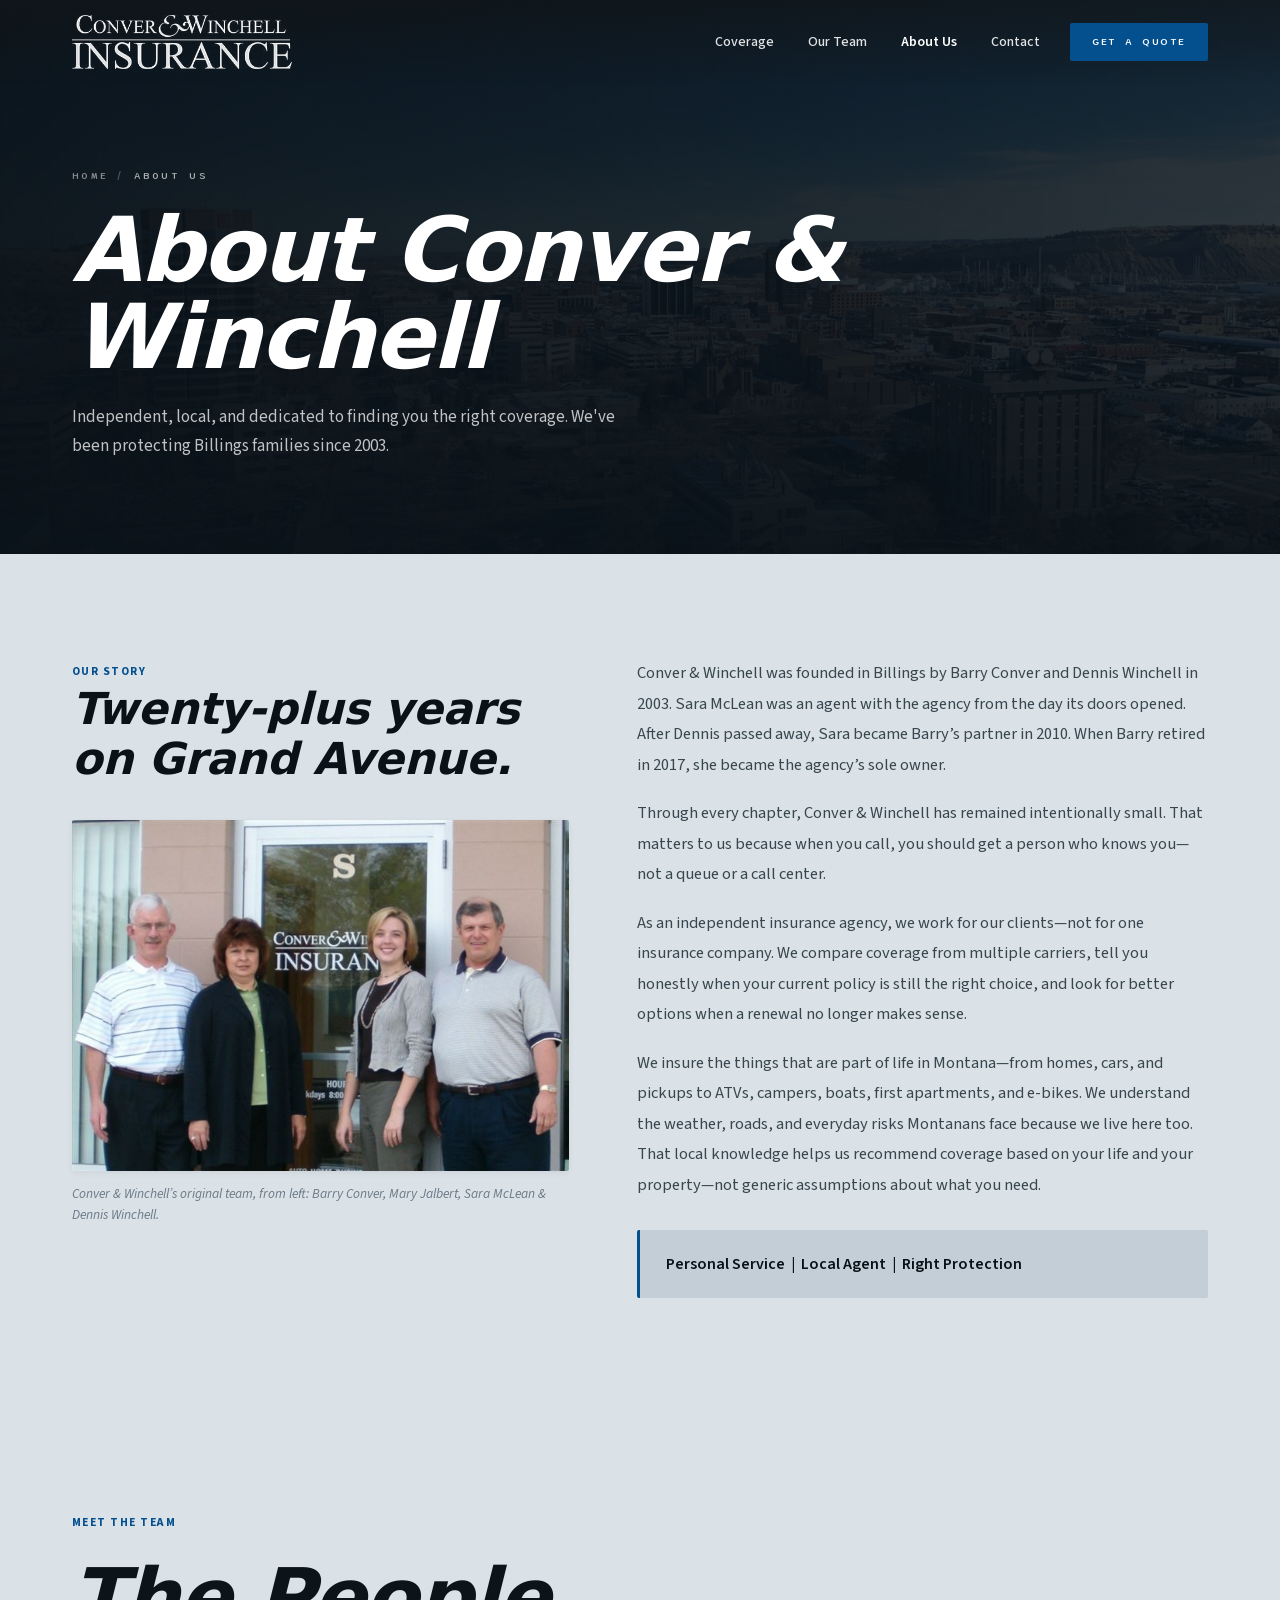
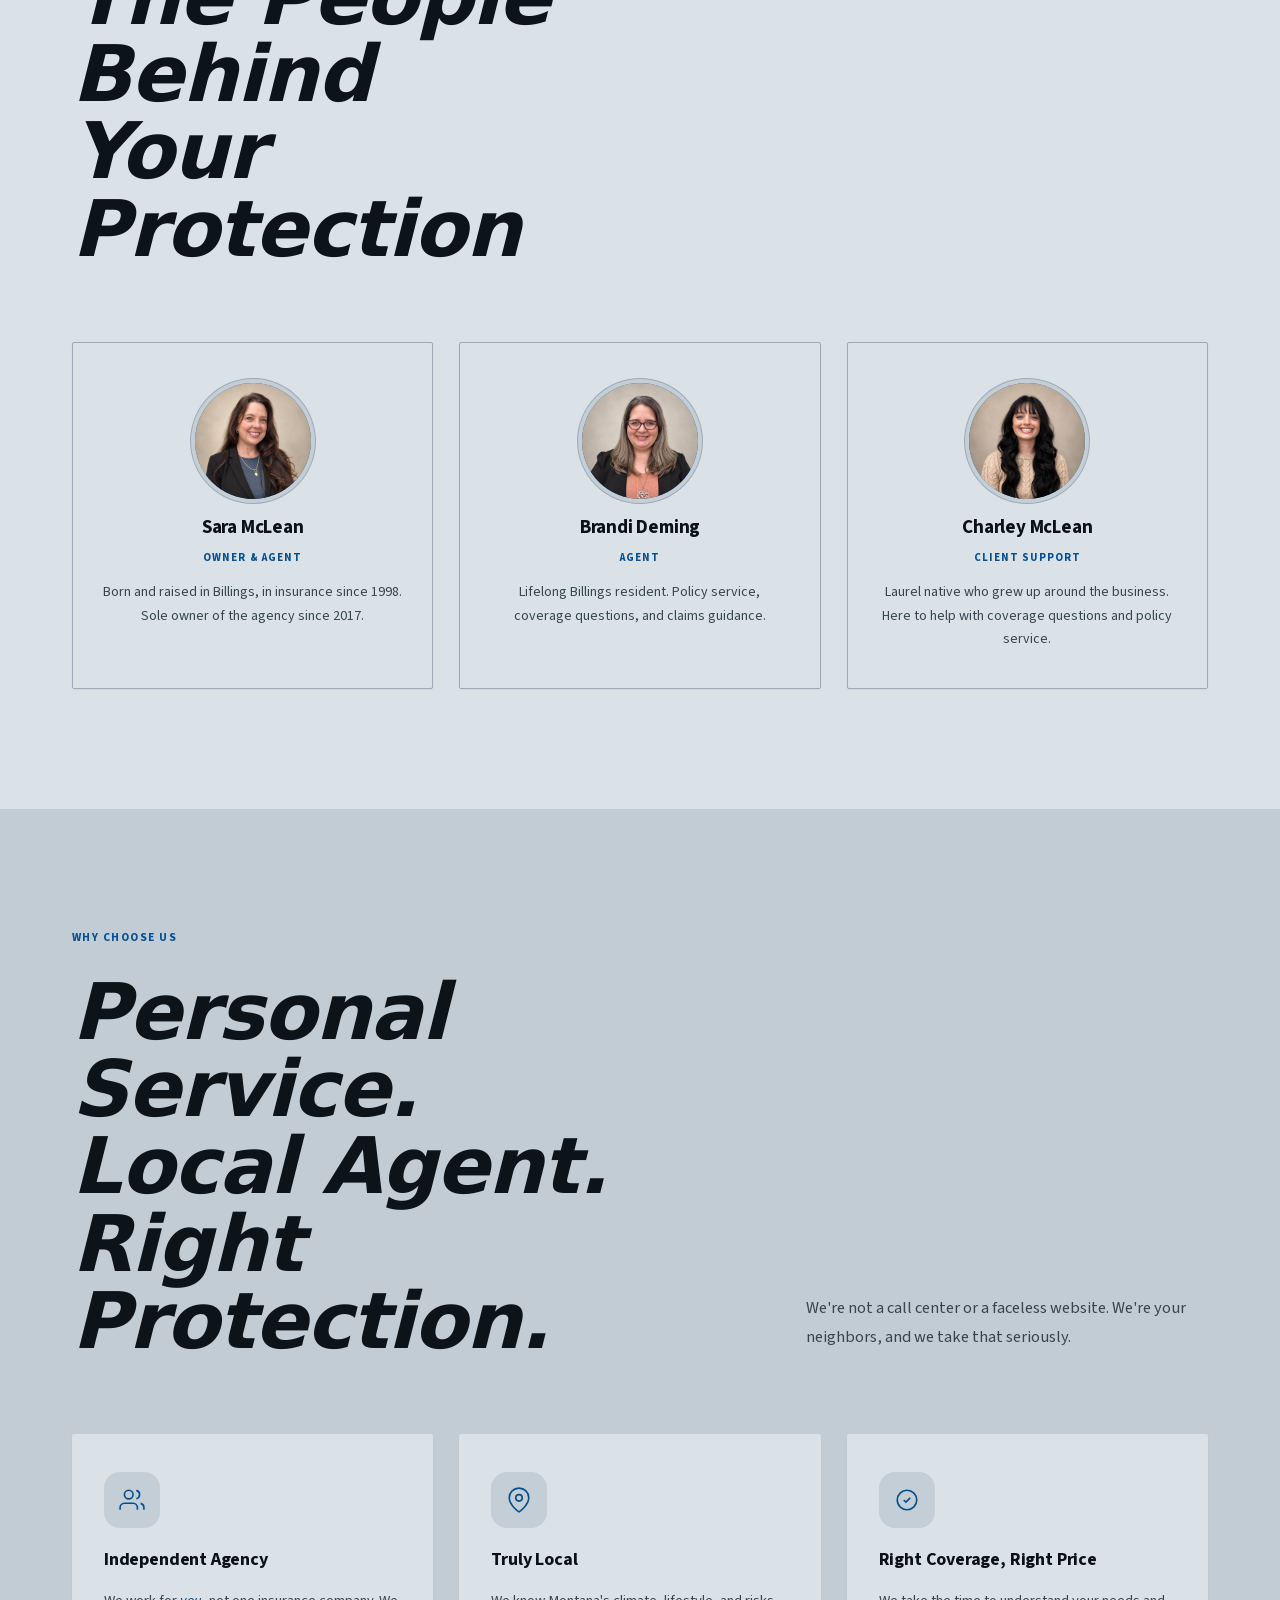
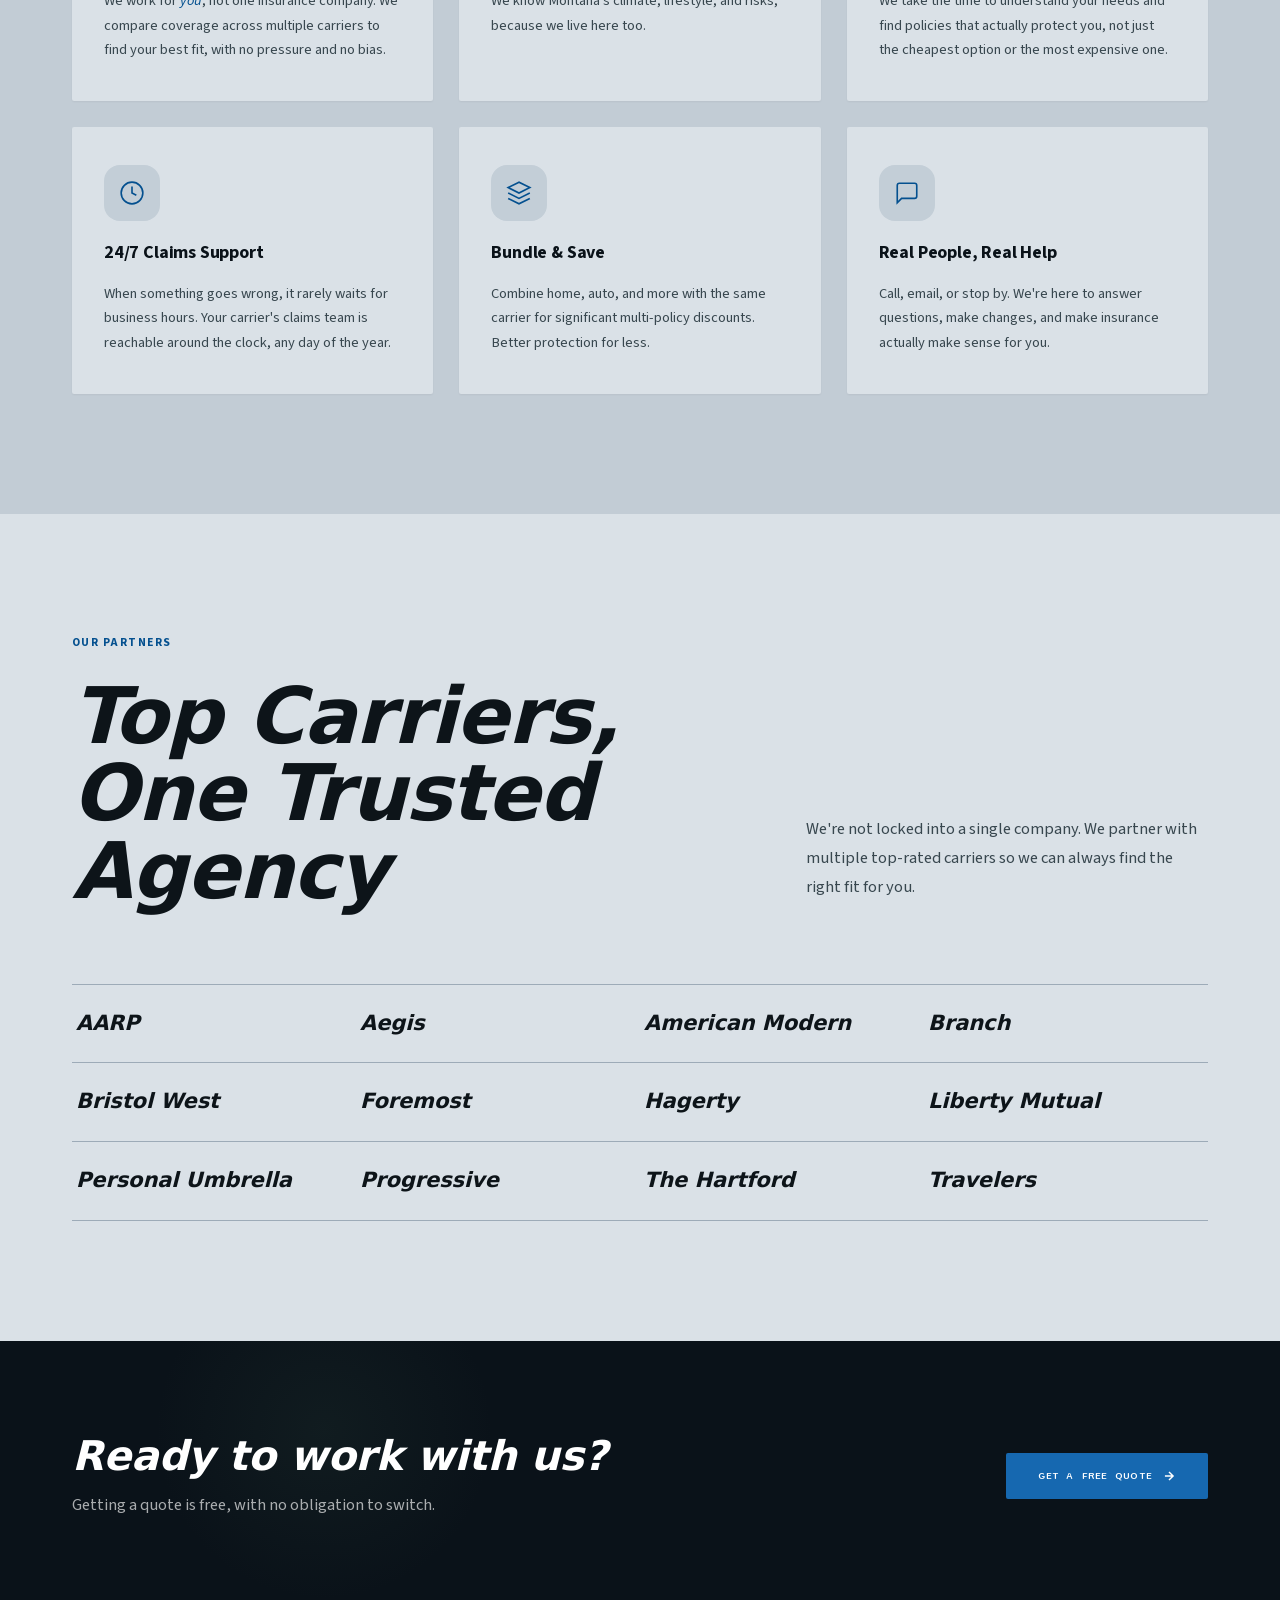
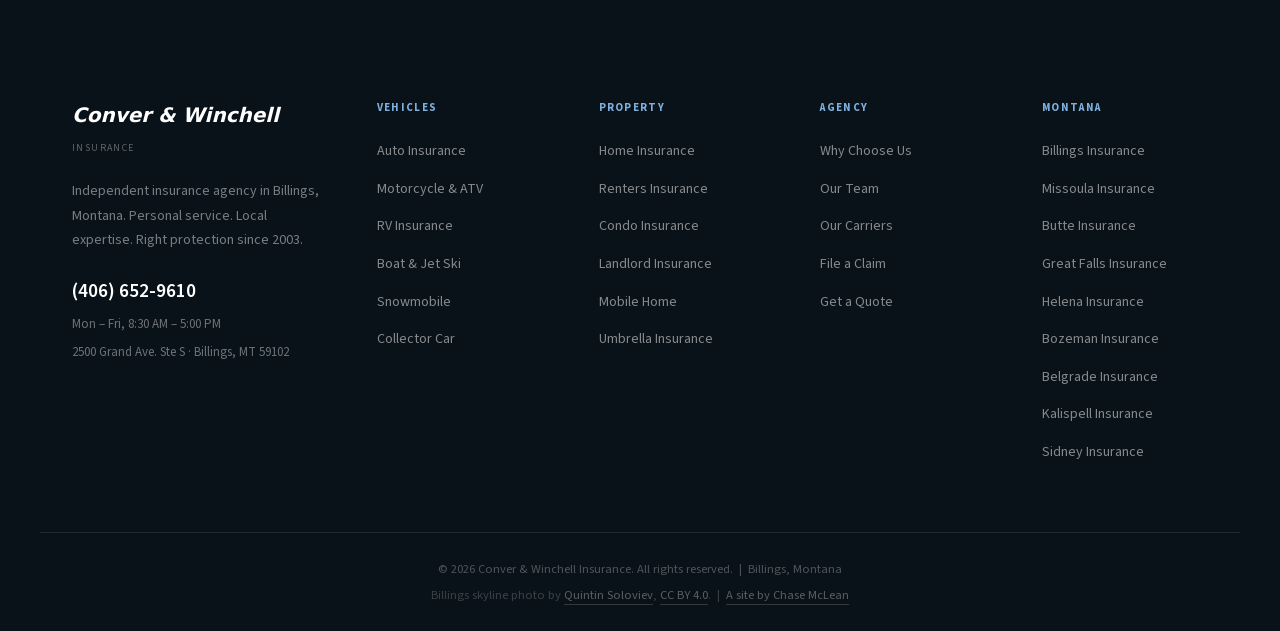
<file: about.html>
<!DOCTYPE html>
<html lang="en">
<head>
  <meta charset="UTF-8" />
  <meta name="viewport" content="width=device-width, initial-scale=1.0" />
  <meta name="theme-color" content="#395849" />
  <title>About Us | Conver &amp; Winchell Insurance | Billings, MT</title>
  <meta name="description" content="Conver &amp; Winchell Insurance has been Billings' independent agency since 2003, partnered with multiple top-rated carriers and run by people who live here." />
  <link rel="canonical" href="https://www.converwinchell.com/about.html" />
  <meta property="og:type" content="website" />
  <meta property="og:title" content="About Us | Conver &amp; Winchell Insurance" />
  <meta property="og:description" content="Independent insurance agency in Billings, Montana since 2003." />
  <meta property="og:image" content="images/logo.jpg" />
  <meta name="twitter:card" content="summary_large_image" />
  <link rel="icon" href="images/logo.png" />
  <link rel="preload" as="image" href="images/billings-hero-800.jpg" media="(max-width: 768px)" fetchpriority="high" />
  <link rel="preload" as="image" href="images/billings-hero-1600.jpg" media="(min-width: 769px)" fetchpriority="high" />
  <link rel="preload" href="fonts/source-sans-3-latin.woff2" as="font" type="font/woff2" crossorigin />
  <link rel="preload" href="fonts/sono-latin.woff2" as="font" type="font/woff2" crossorigin />
  <link rel="stylesheet" href="css/styles.css?v=18" />
</head>
<body>

  <header class="nav" id="nav">
    <div class="container nav__inner">
      <a href="index.html" class="nav__brand">
        <img class="nav__logo nav__logo--light" src="images/logo-white.png" alt="Conver &amp; Winchell Insurance" height="36" />
        <img class="nav__logo nav__logo--dark" src="images/logo.png" alt="Conver &amp; Winchell Insurance" height="36" />
      </a>
      <nav class="nav__links" id="navLinks">
        <a href="coverage.html">Coverage</a>
        <a href="team.html">Our Team</a>
        <a href="about.html" class="active">About Us</a>
        <a href="contact.html">Contact</a>
        <a href="contact.html" class="nav__quote-btn">Get a Quote</a>
      </nav>
      <button class="nav__hamburger" id="navToggle" aria-label="Open menu" aria-expanded="false">
        <span></span><span></span><span></span>
      </button>
    </div>
  </header>

  <!-- PAGE HERO -->
  <div class="page-hero">
    <div class="container page-hero__content">
      <div class="page-hero__breadcrumb">
        <a href="index.html">Home</a>
        <span>/</span>
        <span style="color:rgba(255,255,255,0.65)">About Us</span>
      </div>
      <h1>About Conver &amp; Winchell</h1>
      <p>Independent, local, and dedicated to finding you the right coverage. We've been protecting Billings families since 2003.</p>
    </div>
  </div>

  <!-- OUR STORY -->
  <section class="team-intro">
    <div class="container">
      <div class="team-intro__inner">
        <div>
          <div class="section-tag" style="text-align:left;">Our Story</div>
          <h2>Twenty-plus years <br>on Grand Avenue.</h2>
          <figure class="story-photo">
            <img src="images/original-team.jpg" alt="Barry Conver, Mary Jalbert, Sara McLean and Dennis Winchell standing outside the Conver &amp; Winchell Insurance office door" width="640" height="452" loading="lazy" />
            <figcaption>Conver &amp; Winchell&rsquo;s original team, from left: Barry Conver, Mary Jalbert, Sara McLean &amp; Dennis Winchell.</figcaption>
          </figure>
        </div>
        <div class="team-intro__body">
          <p>Conver &amp; Winchell was founded in Billings by Barry Conver and Dennis Winchell in 2003. Sara McLean was an agent with the agency from the day its doors opened. After Dennis passed away, Sara became Barry&rsquo;s partner in 2010. When Barry retired in 2017, she became the agency&rsquo;s sole owner.</p>
          <p>Through every chapter, Conver &amp; Winchell has remained intentionally small. That matters to us because when you call, you should get a person who knows you&mdash;not a queue or a call center.</p>
          <p>As an independent insurance agency, we work for our clients&mdash;not for one insurance company. We compare coverage from multiple carriers, tell you honestly when your current policy is still the right choice, and look for better options when a renewal no longer makes sense.</p>
          <p>We insure the things that are part of life in Montana&mdash;from homes, cars, and pickups to ATVs, campers, boats, first apartments, and e-bikes. We understand the weather, roads, and everyday risks Montanans face because we live here too. That local knowledge helps us recommend coverage based on your life and your property&mdash;not generic assumptions about what you need.</p>
          <div class="team-intro__quote">Personal Service &nbsp;|&nbsp; Local Agent &nbsp;|&nbsp; Right Protection</div>
        </div>
      </div>
    </div>
  </section>

  <!-- TEAM PREVIEW -->
  <section class="section team-preview">
    <div class="container">
      <div class="section-header">
        <div class="section-tag">Meet the Team</div>
        <h2>The People Behind <br>Your Protection</h2>
              </div>
      <div class="team-preview__grid">
        <a href="team.html" class="tp-card">
          <div class="tp-card__photo">
            <img src="images/team/sara-thumb.jpg" alt="Sara McLean, Owner and Agent" loading="lazy" onerror="this.parentElement.classList.add('tp-card__photo--fallback'); this.remove();" />
            <div class="tp-card__monogram">SM</div>
          </div>
          <div class="tp-card__name">Sara McLean</div>
          <div class="tp-card__role">Owner &amp; Agent</div>
          <p>Born and raised in Billings, in insurance since 1998. Sole owner of the agency since 2017.</p>
        </a>
        <a href="team.html" class="tp-card">
          <div class="tp-card__photo">
            <img src="images/team/brandi-thumb.jpg" alt="Brandi Deming, Agent" loading="lazy" onerror="this.parentElement.classList.add('tp-card__photo--fallback'); this.remove();" />
            <div class="tp-card__monogram">BD</div>
          </div>
          <div class="tp-card__name">Brandi Deming</div>
          <div class="tp-card__role">Agent</div>
          <p>Lifelong Billings resident. Policy service, coverage questions, and claims guidance.</p>
        </a>
        <a href="team.html" class="tp-card">
          <div class="tp-card__photo">
            <img src="images/team/charley-thumb.jpg" alt="Charley McLean, Client Support" loading="lazy" onerror="this.parentElement.classList.add('tp-card__photo--fallback'); this.remove();" />
            <div class="tp-card__monogram">CM</div>
          </div>
          <div class="tp-card__name">Charley McLean</div>
          <div class="tp-card__role">Client Support</div>
          <p>Laurel native who grew up around the business. Here to help with coverage questions and policy service.</p>
        </a>
      </div>
    </div>
  </section>

  <!-- WHY US (all 6) -->
  <section class="section why-us--cards">
    <div class="container">
      <div class="section-header">
        <div class="section-tag">Why Choose Us</div>
        <h2>Personal Service. <br>Local Agent. Right Protection.</h2>
        <p>We're not a call center or a faceless website. We're your neighbors, and we take that seriously.</p>
      </div>
      <div class="why-grid">
        <div class="why-card">
          <div class="why-card__icon"><svg width="26" height="26" viewBox="0 0 24 24" fill="none" stroke="currentColor" stroke-width="1.5"><path d="M17 21v-2a4 4 0 00-4-4H5a4 4 0 00-4 4v2"/><circle cx="9" cy="7" r="4"/><path d="M23 21v-2a4 4 0 00-3-3.87"/><path d="M16 3.13a4 4 0 010 7.75"/></svg></div>
          <h3>Independent Agency</h3>
          <p>We work for <em>you</em>, not one insurance company. We compare coverage across multiple carriers to find your best fit, with no pressure and no bias.</p>
        </div>
        <div class="why-card">
          <div class="why-card__icon"><svg width="26" height="26" viewBox="0 0 24 24" fill="none" stroke="currentColor" stroke-width="1.5"><path d="M21 10c0 7-9 13-9 13s-9-6-9-13a9 9 0 0118 0z"/><circle cx="12" cy="10" r="3"/></svg></div>
          <h3>Truly Local</h3>
          <p>We know Montana's climate, lifestyle, and risks, because we live here too.</p>
        </div>
        <div class="why-card">
          <div class="why-card__icon"><svg width="26" height="26" viewBox="0 0 24 24" fill="none" stroke="currentColor" stroke-width="1.5"><path d="M9 12l2 2 4-4"/><path d="M21 12a9 9 0 11-18 0 9 9 0 0118 0z"/></svg></div>
          <h3>Right Coverage, Right Price</h3>
          <p>We take the time to understand your needs and find policies that actually protect you, not just the cheapest option or the most expensive one.</p>
        </div>
        <div class="why-card">
          <div class="why-card__icon"><svg width="26" height="26" viewBox="0 0 24 24" fill="none" stroke="currentColor" stroke-width="1.5"><circle cx="12" cy="12" r="10"/><polyline points="12 6 12 12 16 14"/></svg></div>
          <h3>24/7 Claims Support</h3>
          <p>When something goes wrong, it rarely waits for business hours. Your carrier's claims team is reachable around the clock, any day of the year.</p>
        </div>
        <div class="why-card">
          <div class="why-card__icon"><svg width="26" height="26" viewBox="0 0 24 24" fill="none" stroke="currentColor" stroke-width="1.5"><path d="M12 2L2 7l10 5 10-5-10-5z"/><path d="M2 17l10 5 10-5"/><path d="M2 12l10 5 10-5"/></svg></div>
          <h3>Bundle &amp; Save</h3>
          <p>Combine home, auto, and more with the same carrier for significant multi-policy discounts. Better protection for less.</p>
        </div>
        <div class="why-card">
          <div class="why-card__icon"><svg width="26" height="26" viewBox="0 0 24 24" fill="none" stroke="currentColor" stroke-width="1.5"><path d="M21 15a2 2 0 01-2 2H7l-4 4V5a2 2 0 012-2h14a2 2 0 012 2z"/></svg></div>
          <h3>Real People, Real Help</h3>
          <p>Call, email, or stop by. We're here to answer questions, make changes, and make insurance actually make sense for you.</p>
        </div>
      </div>
    </div>
  </section>

  <!-- CARRIERS -->
  <section class="section carriers">
    <div class="container">
      <div class="section-header">
        <div class="section-tag">Our Partners</div>
        <h2>Top Carriers, <br>One Trusted Agency</h2>
        <p>We're not locked into a single company. We partner with multiple top-rated carriers so we can always find the right fit for you.</p>
      </div>
      <ul class="carriers__list">
        <li>AARP</li>
        <li>Aegis</li>
        <li>American Modern</li>
        <li>Branch</li>
        <li>Bristol West</li>
        <li>Foremost</li>
        <li>Hagerty</li>
        <li>Liberty Mutual</li>
        <li>Personal Umbrella</li>
        <li>Progressive</li>
        <li>The Hartford</li>
        <li>Travelers</li>
      </ul>
    </div>
  </section>

  <!-- CTA STRIP -->
  <div class="cta-strip">
    <div class="container">
      <div class="cta-strip__inner">
        <div>
          <h2>Ready to work with us?</h2>
          <p>Getting a quote is free, with no obligation to switch.</p>
        </div>
        <a href="contact.html" class="btn-primary">
          <span>Get a Free Quote</span>
          <svg width="14" height="14" viewBox="0 0 24 24" fill="none" stroke="currentColor" stroke-width="2.5"><path d="M5 12h14M12 5l7 7-7 7"/></svg>
        </a>
      </div>
    </div>
  </div>

  <footer class="footer">
    <div class="container footer__inner">
      <div class="footer__brand">
        <div class="footer__wordmark"><span>Conver &amp; Winchell</span><small>Insurance</small></div>
        <p>Independent insurance agency in Billings, Montana. Personal service. Local expertise. Right protection since 2003.</p>
        <div class="footer__contact-info">
          <a href="tel:4066529610">(406) 652-9610</a>
          <span>Mon – Fri, 8:30 AM – 5:00 PM</span>
          <span>2500 Grand Ave. Ste S · Billings, MT 59102</span>
        </div>
      </div>
      <div class="footer__col"><h4>Vehicles</h4><ul><li><a href="coverage.html">Auto Insurance</a></li><li><a href="coverage.html">Motorcycle &amp; ATV</a></li><li><a href="coverage.html">RV Insurance</a></li><li><a href="coverage.html">Boat &amp; Jet Ski</a></li><li><a href="coverage.html">Snowmobile</a></li><li><a href="coverage.html">Collector Car</a></li></ul></div>
      <div class="footer__col"><h4>Property</h4><ul><li><a href="coverage.html">Home Insurance</a></li><li><a href="coverage.html">Renters Insurance</a></li><li><a href="coverage.html">Condo Insurance</a></li><li><a href="coverage.html">Landlord Insurance</a></li><li><a href="coverage.html">Mobile Home</a></li><li><a href="coverage.html">Umbrella Insurance</a></li></ul></div>
      <div class="footer__col"><h4>Agency</h4><ul><li><a href="about.html">Why Choose Us</a></li><li><a href="team.html">Our Team</a></li><li><a href="about.html">Our Carriers</a></li><li><a href="contact.html">File a Claim</a></li><li><a href="contact.html">Get a Quote</a></li></ul></div>
      <div class="footer__col">
        <h4>Montana</h4>
        <ul>
          <li><a href="billings.html">Billings Insurance</a></li>
          <li><a href="missoula.html">Missoula Insurance</a></li>
          <li><a href="butte.html">Butte Insurance</a></li>
          <li><a href="great-falls.html">Great Falls Insurance</a></li>
          <li><a href="helena.html">Helena Insurance</a></li>
          <li><a href="bozeman.html">Bozeman Insurance</a></li>
          <li><a href="belgrade.html">Belgrade Insurance</a></li>
          <li><a href="kalispell.html">Kalispell Insurance</a></li>
          <li><a href="sidney.html">Sidney Insurance</a></li>
        </ul>
      </div>
    </div>
    <div class="footer__bottom"><div class="container"><p>&copy; 2026 Conver &amp; Winchell Insurance. All rights reserved. &nbsp;|&nbsp; Billings, Montana</p><p class="footer__credit">Billings skyline photo by <a href="https://commons.wikimedia.org/wiki/File:Billings,_Montana_skyline_in_2024.jpg" target="_blank" rel="noopener">Quintin Soloviev</a>, <a href="https://creativecommons.org/licenses/by/4.0/" target="_blank" rel="noopener">CC BY 4.0</a>. &nbsp;|&nbsp; <a href="https://chasemclean.com/">A site by Chase McLean</a></p></div></div>
  </footer>

  <!-- STICKY MOBILE ACTION BAR -->
  <div class="mobile-bar" id="mobileBar">
    <a href="tel:4066529610" class="mobile-bar__call">
      <svg width="15" height="15" fill="none" stroke="currentColor" stroke-width="2" viewBox="0 0 24 24"><path d="M22 16.92v3a2 2 0 01-2.18 2 19.79 19.79 0 01-8.63-3.07A19.5 19.5 0 013.07 9.8a19.79 19.79 0 01-3.07-8.68A2 2 0 012 1h3a2 2 0 012 1.72c.13.96.36 1.9.7 2.81a2 2 0 01-.45 2.11L6.09 8.91A16 16 0 0015 17.91l1.27-1.27a2 2 0 012.11-.45c.91.34 1.85.57 2.81.7A2 2 0 0122 16.92z"/></svg>
      Call Us
    </a>
    <a href="contact.html" class="mobile-bar__quote">Get a Quote</a>
  </div>

  <script type="application/ld+json">
  {
    "@context": "https://schema.org",
    "@type": "InsuranceAgency",
    "name": "Conver & Winchell Insurance",
    "url": "https://www.converwinchell.com/",
    "image": "https://www.converwinchell.com/images/logo.jpg",
    "telephone": "+1-406-652-9610",
    "foundingDate": "2003",
    "address": {
      "@type": "PostalAddress",
      "streetAddress": "2500 Grand Ave. Ste S",
      "addressLocality": "Billings",
      "addressRegion": "MT",
      "postalCode": "59102",
      "addressCountry": "US"
    },
    "openingHoursSpecification": [{
      "@type": "OpeningHoursSpecification",
      "dayOfWeek": ["Monday","Tuesday","Wednesday","Thursday","Friday"],
      "opens": "08:30",
      "closes": "17:00"
    }]
  }
  </script>

  <script src="js/main.js?v=16"></script>
</body>
</html>
</file>
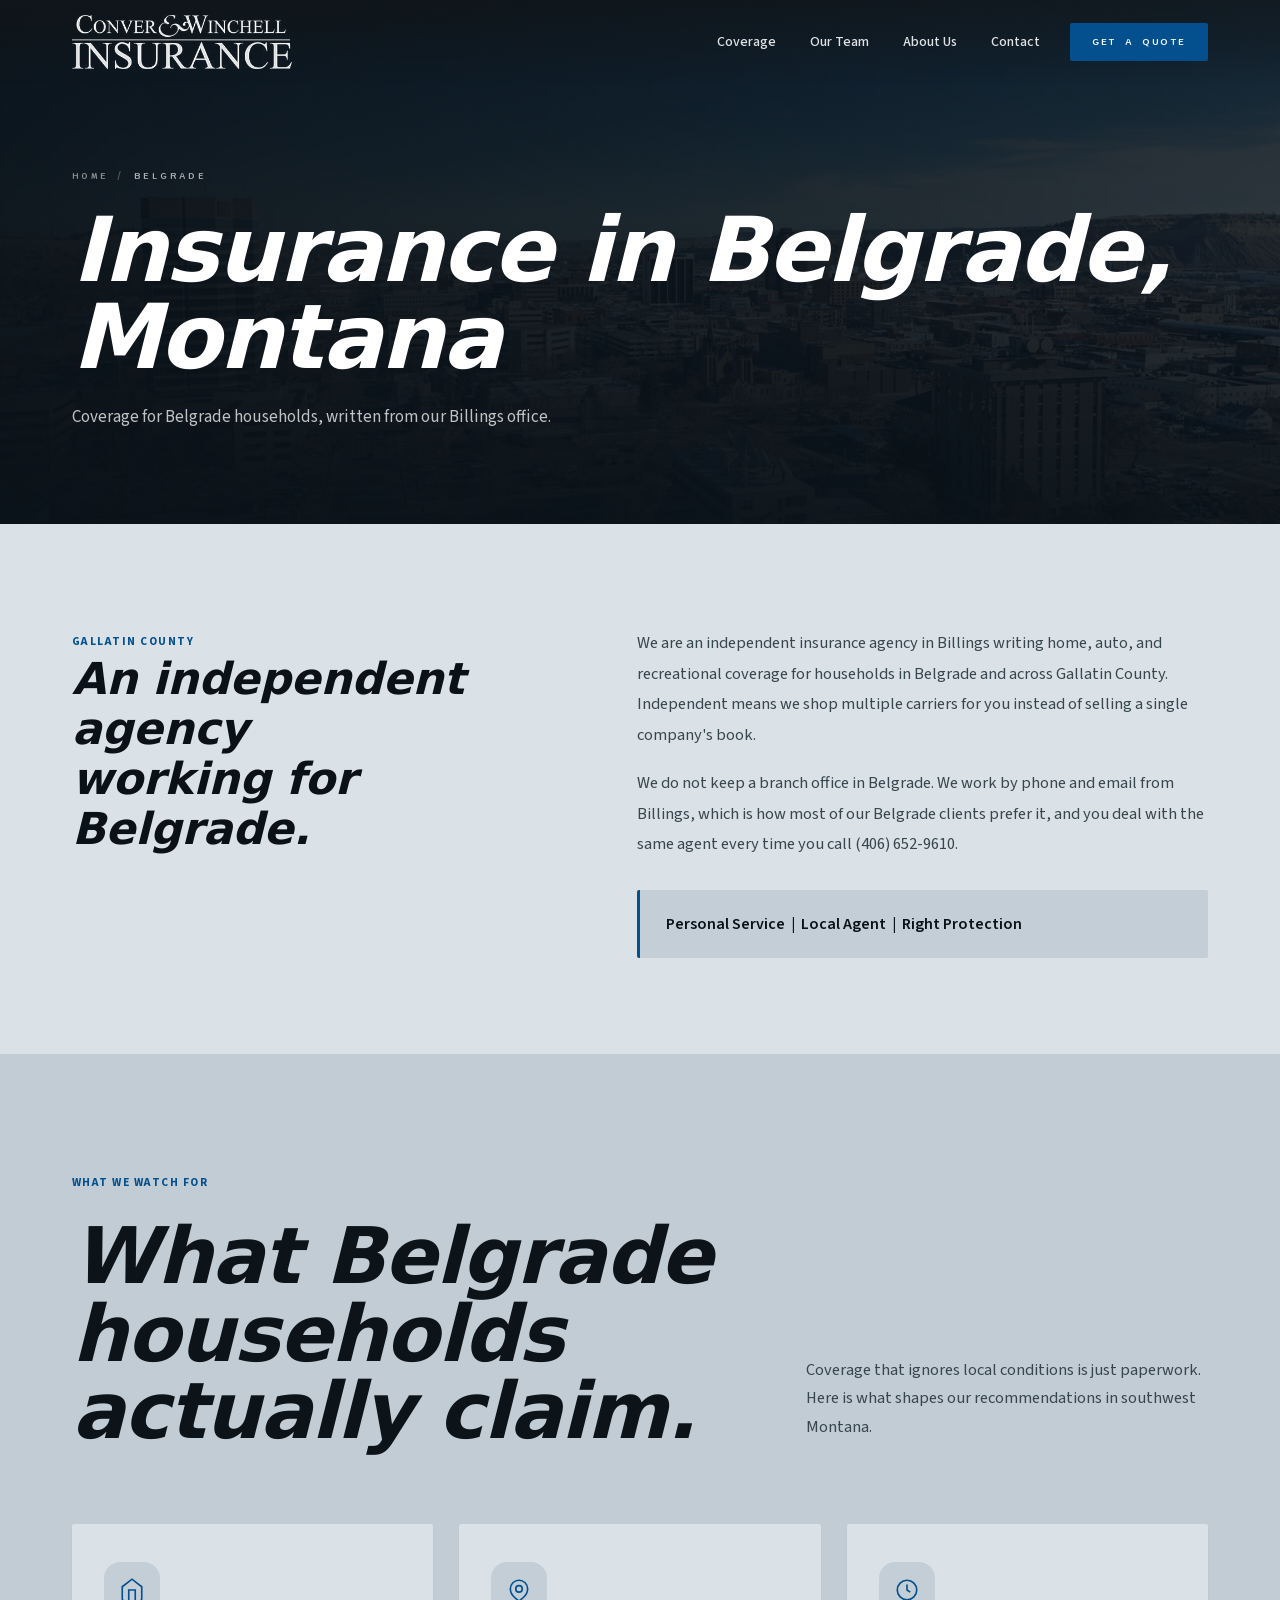
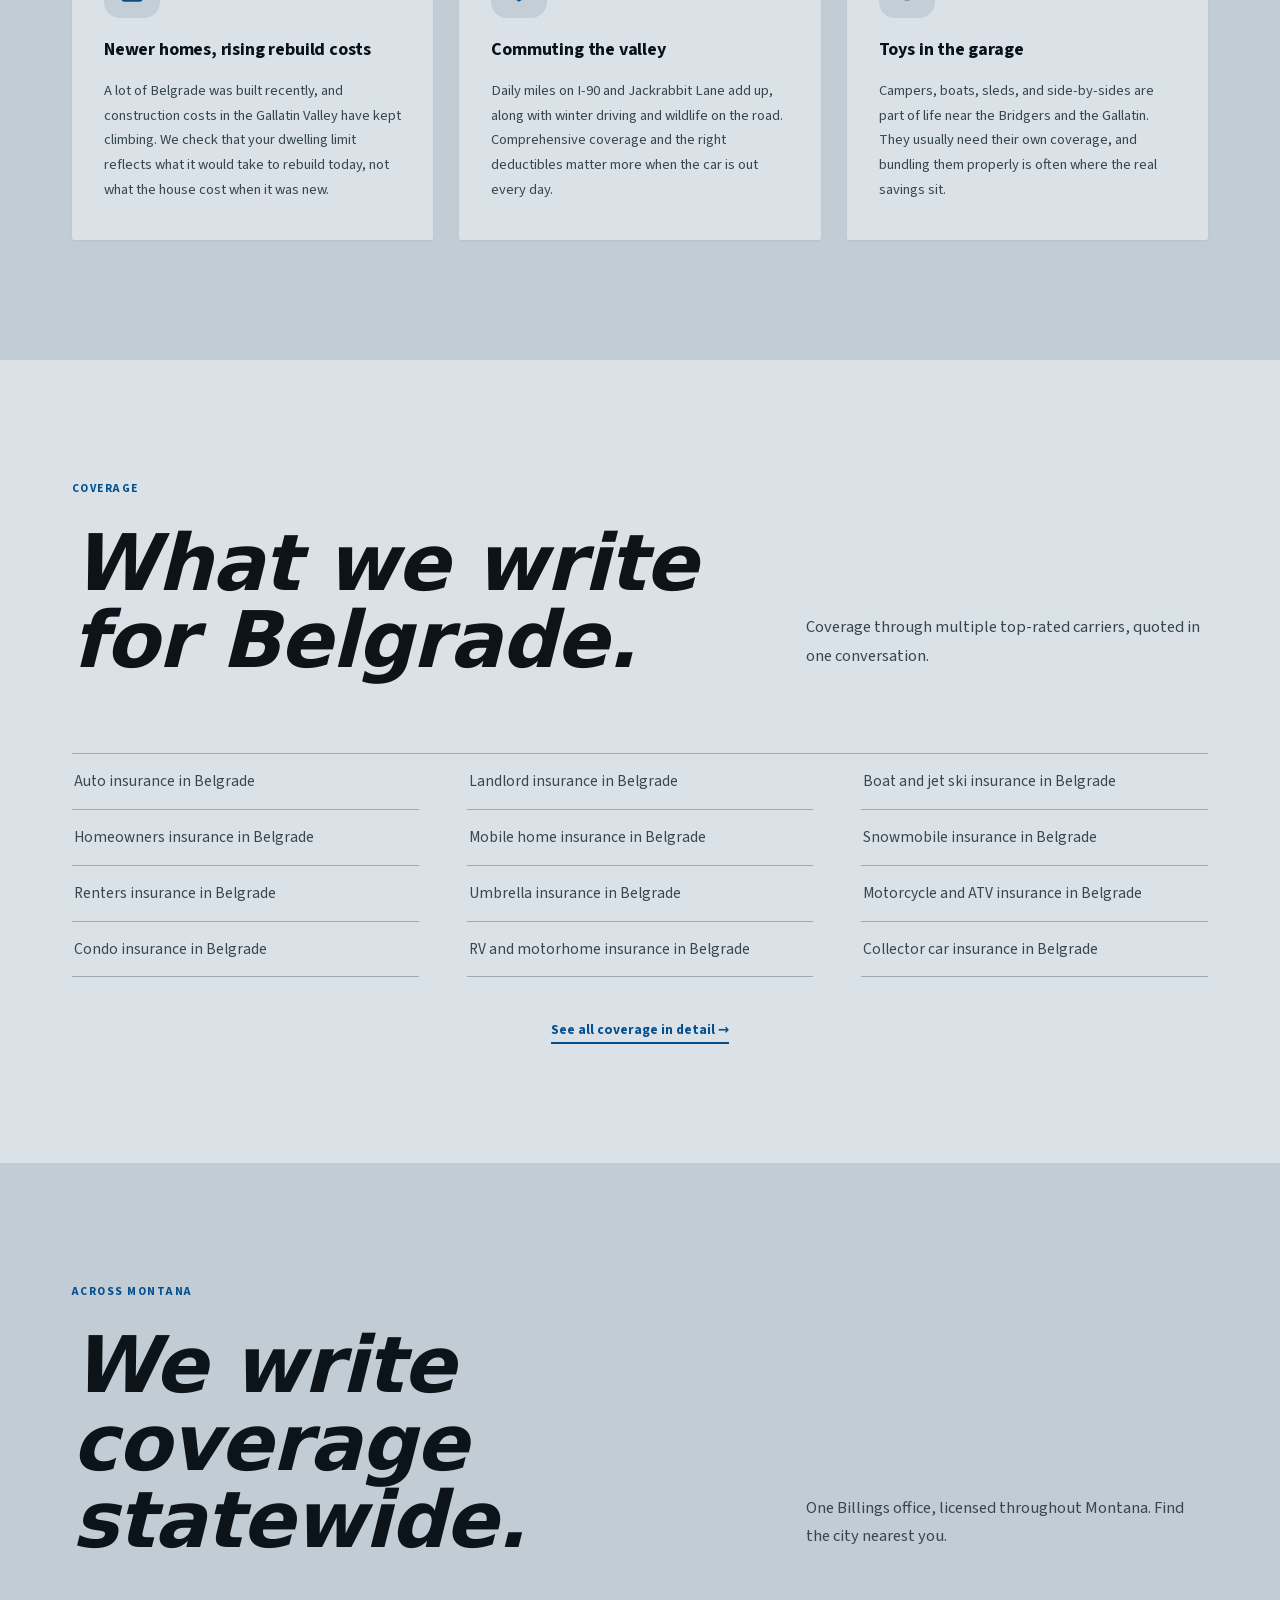
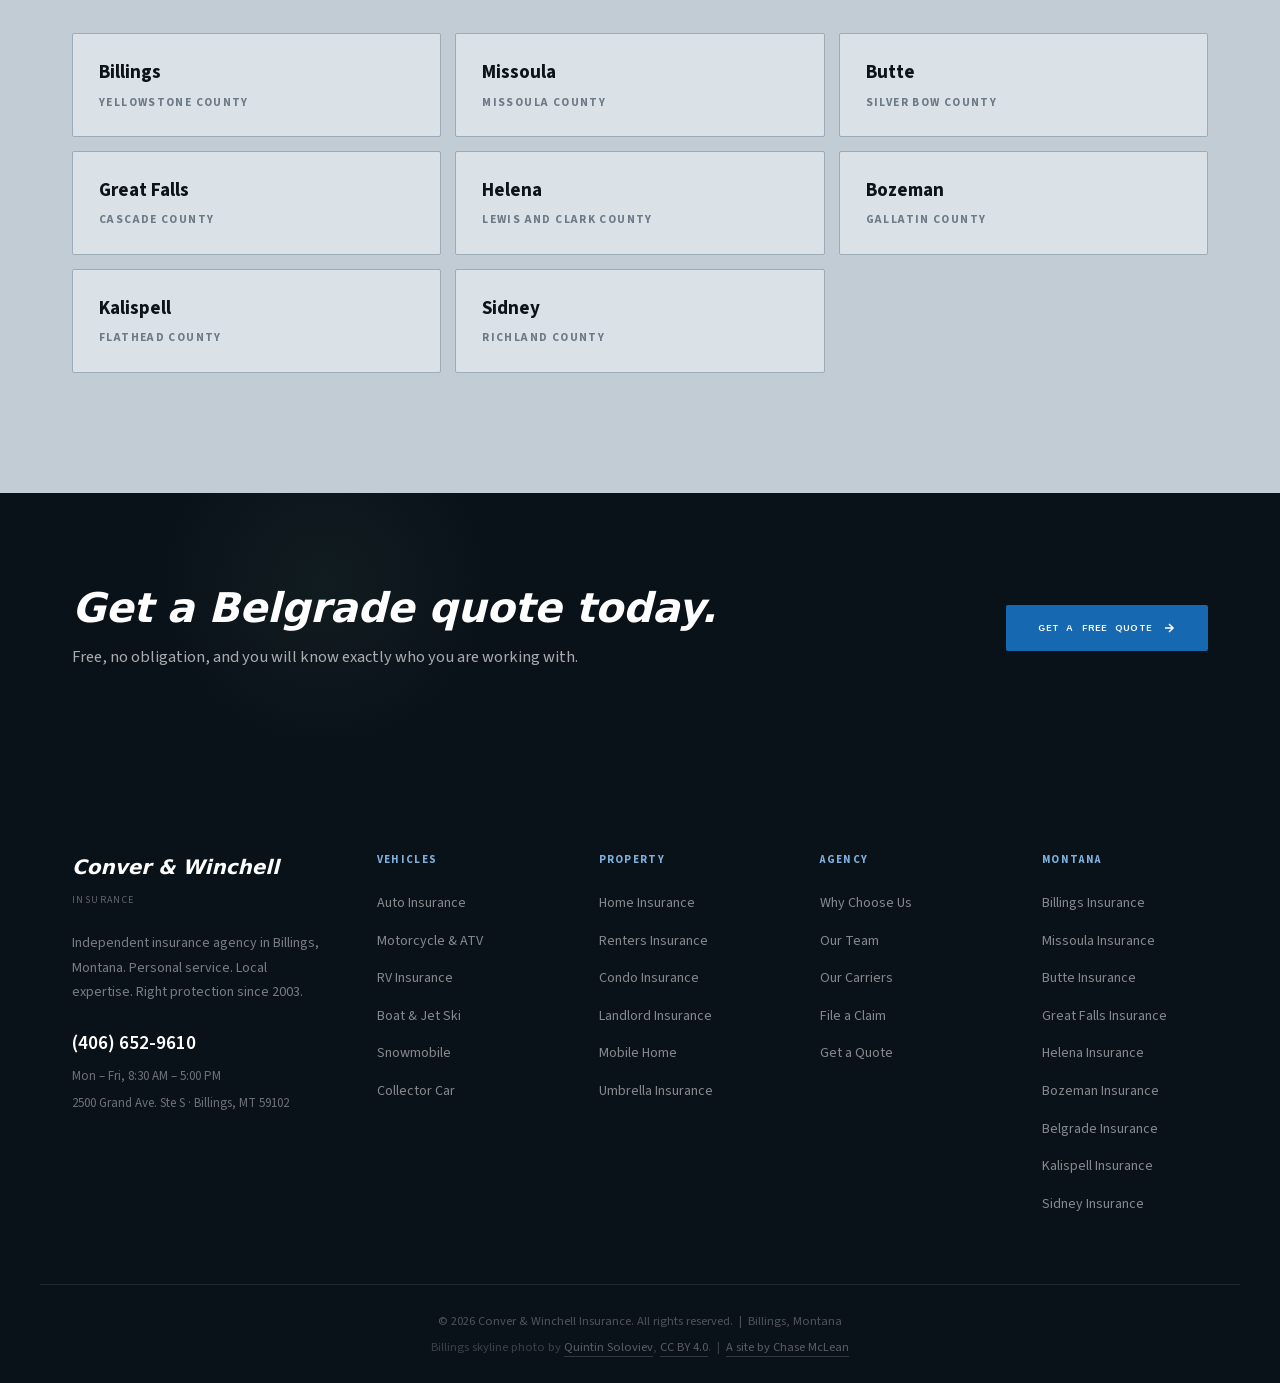
<file: belgrade.html>
<!DOCTYPE html>
<html lang="en">
<head>
  <meta charset="UTF-8" />
  <meta name="viewport" content="width=device-width, initial-scale=1.0" />
  <meta name="theme-color" content="#04508f" />
  <title>Belgrade Insurance Agency | Home, Auto &amp; RV Coverage | Conver &amp; Winchell</title>
  <meta name="description" content="Insurance for Belgrade, MT. Independent agency comparing multiple carriers for home, auto, RV and renters coverage in Gallatin County. Free quote, call (406) 652-9610." />
  <link rel="canonical" href="https://www.converwinchell.com/belgrade.html" />
  <meta name="geo.region" content="US-MT" />
  <meta name="geo.placename" content="Belgrade, Montana" />
  <meta property="og:type" content="website" />
  <meta property="og:title" content="Belgrade Insurance Agency | Conver &amp; Winchell Insurance" />
  <meta property="og:description" content="Insurance for Belgrade, MT. Independent agency comparing multiple carriers for home, auto, RV and renters coverage in Gallatin County. Free quote, call (406) 652-9610." />
  <meta property="og:image" content="images/logo.jpg" />
  <meta name="twitter:card" content="summary_large_image" />
  <link rel="icon" href="images/logo.png" />
  <link rel="preload" as="image" href="images/billings-hero-800.jpg" media="(max-width: 768px)" fetchpriority="high" />
  <link rel="preload" as="image" href="images/billings-hero-1600.jpg" media="(min-width: 769px)" fetchpriority="high" />
  <link rel="preload" href="fonts/source-sans-3-latin.woff2" as="font" type="font/woff2" crossorigin />
  <link rel="preload" href="fonts/sono-latin.woff2" as="font" type="font/woff2" crossorigin />
  <link rel="stylesheet" href="css/styles.css?v=18" />
</head>
<body>

  <header class="nav" id="nav">
    <div class="container nav__inner">
      <a href="index.html" class="nav__brand">
        <img class="nav__logo nav__logo--light" src="images/logo-white.png" alt="Conver &amp; Winchell Insurance" height="36" />
        <img class="nav__logo nav__logo--dark" src="images/logo.png" alt="Conver &amp; Winchell Insurance" height="36" />
      </a>
      <nav class="nav__links" id="navLinks">
        <a href="coverage.html">Coverage</a>
        <a href="team.html">Our Team</a>
        <a href="about.html">About Us</a>
        <a href="contact.html">Contact</a>
        <a href="contact.html" class="nav__quote-btn">Get a Quote</a>
      </nav>
      <button class="nav__hamburger" id="navToggle" aria-label="Open menu" aria-expanded="false">
        <span></span><span></span><span></span>
      </button>
    </div>
  </header>

  <!-- PAGE HERO -->
  <div class="page-hero">
    <div class="container page-hero__content">
      <div class="page-hero__breadcrumb">
        <a href="index.html">Home</a>
        <span>/</span>
        <span style="color:rgba(255,255,255,0.65)">Belgrade</span>
      </div>
      <h1>Insurance in Belgrade, Montana</h1>
      <p>Coverage for Belgrade households, written from our Billings office.</p>
    </div>
  </div>

  <!-- INTRO -->
  <section class="team-intro">
    <div class="container">
      <div class="team-intro__inner">
        <div>
          <div class="section-tag" style="text-align:left;">Gallatin County</div>
          <h2>An independent agency <br>working for Belgrade.</h2>
        </div>
        <div class="team-intro__body">
          <p>We are an independent insurance agency in Billings writing home, auto, and recreational coverage for households in Belgrade and across Gallatin County. Independent means we shop multiple carriers for you instead of selling a single company's book.</p>
          <p>We do not keep a branch office in Belgrade. We work by phone and email from Billings, which is how most of our Belgrade clients prefer it, and you deal with the same agent every time you call (406) 652-9610.</p>
          <div class="team-intro__quote">Personal Service &nbsp;|&nbsp; Local Agent &nbsp;|&nbsp; Right Protection</div>
        </div>
      </div>
    </div>
  </section>

  <!-- LOCAL RISK -->
  <section class="section why-us--cards">
    <div class="container">
      <div class="section-header">
        <div class="section-tag">What we watch for</div>
        <h2>What Belgrade households <br>actually claim.</h2>
        <p>Coverage that ignores local conditions is just paperwork. Here is what shapes our recommendations in southwest Montana.</p>
      </div>
      <div class="why-grid">
        <div class="why-card">
          <div class="why-card__icon"><svg width="26" height="26" viewBox="0 0 24 24" fill="none" stroke="currentColor" stroke-width="1.5"><path d="M3 9l9-7 9 7v11a2 2 0 01-2 2H5a2 2 0 01-2-2z"/><polyline points="9 22 9 12 15 12 15 22"/></svg></div>
          <h3>Newer homes, rising rebuild costs</h3>
          <p>A lot of Belgrade was built recently, and construction costs in the Gallatin Valley have kept climbing. We check that your dwelling limit reflects what it would take to rebuild today, not what the house cost when it was new.</p>
        </div>
        <div class="why-card">
          <div class="why-card__icon"><svg width="26" height="26" viewBox="0 0 24 24" fill="none" stroke="currentColor" stroke-width="1.5"><path d="M12 22s8-4.5 8-11a8 8 0 10-16 0c0 6.5 8 11 8 11z"/><circle cx="12" cy="11" r="3"/></svg></div>
          <h3>Commuting the valley</h3>
          <p>Daily miles on I-90 and Jackrabbit Lane add up, along with winter driving and wildlife on the road. Comprehensive coverage and the right deductibles matter more when the car is out every day.</p>
        </div>
        <div class="why-card">
          <div class="why-card__icon"><svg width="26" height="26" viewBox="0 0 24 24" fill="none" stroke="currentColor" stroke-width="1.5"><circle cx="12" cy="12" r="9"/><path d="M12 7v5l3 2"/></svg></div>
          <h3>Toys in the garage</h3>
          <p>Campers, boats, sleds, and side-by-sides are part of life near the Bridgers and the Gallatin. They usually need their own coverage, and bundling them properly is often where the real savings sit.</p>
        </div>
      </div>
    </div>
  </section>

  <!-- COVERAGE -->
  <section class="section featured-coverage">
    <div class="container">
      <div class="section-header">
        <div class="section-tag">Coverage</div>
        <h2>What we write <br>for Belgrade.</h2>
        <p>Coverage through multiple top-rated carriers, quoted in one conversation.</p>
      </div>
      <div class="trust-list-plain">
        <ul>
          <li><a href="coverage.html">Auto insurance in Belgrade</a></li>
          <li><a href="coverage.html">Homeowners insurance in Belgrade</a></li>
          <li><a href="coverage.html">Renters insurance in Belgrade</a></li>
          <li><a href="coverage.html">Condo insurance in Belgrade</a></li>
          <li><a href="coverage.html">Landlord insurance in Belgrade</a></li>
          <li><a href="coverage.html">Mobile home insurance in Belgrade</a></li>
          <li><a href="coverage.html">Umbrella insurance in Belgrade</a></li>
          <li><a href="coverage.html">RV and motorhome insurance in Belgrade</a></li>
          <li><a href="coverage.html">Boat and jet ski insurance in Belgrade</a></li>
          <li><a href="coverage.html">Snowmobile insurance in Belgrade</a></li>
          <li><a href="coverage.html">Motorcycle and ATV insurance in Belgrade</a></li>
          <li><a href="coverage.html">Collector car insurance in Belgrade</a></li>
        </ul>
      </div>
      <div class="featured-coverage__all" style="margin-top:40px;">
        <a href="coverage.html">See all coverage in detail &rarr;</a>
      </div>
    </div>
  </section>

  <!-- OTHER LOCATIONS -->
  <section class="section locations">
    <div class="container">
      <div class="section-header">
        <div class="section-tag">Across Montana</div>
        <h2>We write coverage <br>statewide.</h2>
        <p>One Billings office, licensed throughout Montana. Find the city nearest you.</p>
      </div>
      <div class="locations__grid">
        <a class="location-chip" href="billings.html">Billings<span>Yellowstone County</span></a>
        <a class="location-chip" href="missoula.html">Missoula<span>Missoula County</span></a>
        <a class="location-chip" href="butte.html">Butte<span>Silver Bow County</span></a>
        <a class="location-chip" href="great-falls.html">Great Falls<span>Cascade County</span></a>
        <a class="location-chip" href="helena.html">Helena<span>Lewis and Clark County</span></a>
        <a class="location-chip" href="bozeman.html">Bozeman<span>Gallatin County</span></a>
        <a class="location-chip" href="kalispell.html">Kalispell<span>Flathead County</span></a>
        <a class="location-chip" href="sidney.html">Sidney<span>Richland County</span></a>
      </div>
    </div>
  </section>

  <!-- CTA STRIP -->
  <section class="cta-strip">
    <div class="container cta-strip__inner">
      <div>
        <h2>Get a Belgrade quote today.</h2>
        <p>Free, no obligation, and you will know exactly who you are working with.</p>
      </div>
      <a href="contact.html" class="btn-primary">
        <span>Get a Free Quote</span>
        <svg width="14" height="14" viewBox="0 0 24 24" fill="none" stroke="currentColor" stroke-width="2.5" aria-hidden="true"><path d="M5 12h14M12 5l7 7-7 7"/></svg>
      </a>
    </div>
  </section>

  <footer class="footer">
    <div class="container footer__inner">
      <div class="footer__brand">
        <div class="footer__wordmark"><span>Conver &amp; Winchell</span><small>Insurance</small></div>
        <p>Independent insurance agency in Billings, Montana. Personal service. Local expertise. Right protection since 2003.</p>
        <div class="footer__contact-info">
          <a href="tel:4066529610">(406) 652-9610</a>
          <span>Mon – Fri, 8:30 AM – 5:00 PM</span>
          <span>2500 Grand Ave. Ste S · Billings, MT 59102</span>
        </div>
      </div>
      <div class="footer__col"><h4>Vehicles</h4><ul><li><a href="coverage.html">Auto Insurance</a></li><li><a href="coverage.html">Motorcycle &amp; ATV</a></li><li><a href="coverage.html">RV Insurance</a></li><li><a href="coverage.html">Boat &amp; Jet Ski</a></li><li><a href="coverage.html">Snowmobile</a></li><li><a href="coverage.html">Collector Car</a></li></ul></div>
      <div class="footer__col"><h4>Property</h4><ul><li><a href="coverage.html">Home Insurance</a></li><li><a href="coverage.html">Renters Insurance</a></li><li><a href="coverage.html">Condo Insurance</a></li><li><a href="coverage.html">Landlord Insurance</a></li><li><a href="coverage.html">Mobile Home</a></li><li><a href="coverage.html">Umbrella Insurance</a></li></ul></div>
      <div class="footer__col"><h4>Agency</h4><ul><li><a href="about.html">Why Choose Us</a></li><li><a href="team.html">Our Team</a></li><li><a href="about.html">Our Carriers</a></li><li><a href="contact.html">File a Claim</a></li><li><a href="contact.html">Get a Quote</a></li></ul></div>
      <div class="footer__col">
        <h4>Montana</h4>
        <ul>
          <li><a href="billings.html">Billings Insurance</a></li>
          <li><a href="missoula.html">Missoula Insurance</a></li>
          <li><a href="butte.html">Butte Insurance</a></li>
          <li><a href="great-falls.html">Great Falls Insurance</a></li>
          <li><a href="helena.html">Helena Insurance</a></li>
          <li><a href="bozeman.html">Bozeman Insurance</a></li>
          <li><a href="belgrade.html">Belgrade Insurance</a></li>
          <li><a href="kalispell.html">Kalispell Insurance</a></li>
          <li><a href="sidney.html">Sidney Insurance</a></li>
        </ul>
      </div>
    </div>
    <div class="footer__bottom"><div class="container"><p>&copy; 2026 Conver &amp; Winchell Insurance. All rights reserved. &nbsp;|&nbsp; Billings, Montana</p><p class="footer__credit">Billings skyline photo by <a href="https://commons.wikimedia.org/wiki/File:Billings,_Montana_skyline_in_2024.jpg" target="_blank" rel="noopener">Quintin Soloviev</a>, <a href="https://creativecommons.org/licenses/by/4.0/" target="_blank" rel="noopener">CC BY 4.0</a>. &nbsp;|&nbsp; <a href="https://chasemclean.com/">A site by Chase McLean</a></p></div></div>
  </footer>

  <!-- STICKY MOBILE ACTION BAR -->
  <div class="mobile-bar" id="mobileBar">
    <a href="tel:4066529610" class="mobile-bar__call">
      <svg width="15" height="15" fill="none" stroke="currentColor" stroke-width="2" viewBox="0 0 24 24"><path d="M22 16.92v3a2 2 0 01-2.18 2 19.79 19.79 0 01-8.63-3.07A19.5 19.5 0 013.07 9.8a19.79 19.79 0 01-3.07-8.68A2 2 0 012 1h3a2 2 0 012 1.72c.13.96.36 1.9.7 2.81a2 2 0 01-.45 2.11L6.09 8.91A16 16 0 0015 17.91l1.27-1.27a2 2 0 012.11-.45c.91.34 1.85.57 2.81.7A2 2 0 0122 16.92z"/></svg>
      Call Us
    </a>
    <a href="contact.html" class="mobile-bar__quote">Get a Quote</a>
  </div>

  <script type="application/ld+json">
  {
    "@context": "https://schema.org",
    "@type": "InsuranceAgency",
    "name": "Conver & Winchell Insurance",
    "url": "https://www.converwinchell.com/",
    "image": "https://www.converwinchell.com/images/logo.jpg",
    "telephone": "+1-406-652-9610",
    "foundingDate": "2003",
    "address": {
      "@type": "PostalAddress",
      "streetAddress": "2500 Grand Ave. Ste S",
      "addressLocality": "Billings",
      "addressRegion": "MT",
      "postalCode": "59102",
      "addressCountry": "US"
    },
    "openingHoursSpecification": [{
      "@type": "OpeningHoursSpecification",
      "dayOfWeek": ["Monday","Tuesday","Wednesday","Thursday","Friday"],
      "opens": "08:30",
      "closes": "17:00"
    }]
  }
  </script>

  <script src="js/main.js?v=16"></script>

  <script type="application/ld+json">
  {
    "@context": "https://schema.org",
    "@type": "InsuranceAgency",
    "name": "Conver & Winchell Insurance",
    "url": "https://www.converwinchell.com/belgrade.html",
    "telephone": "+1-406-652-9610",
    "priceRange": "$$",
    "image": "https://www.converwinchell.com/images/logo.jpg",
    "address": {
      "@type": "PostalAddress",
      "streetAddress": "2500 Grand Ave. Ste S",
      "addressLocality": "Billings",
      "addressRegion": "MT",
      "postalCode": "59102",
      "addressCountry": "US"
    },
    "areaServed": {
      "@type": "City",
      "name": "Belgrade",
      "containedInPlace": { "@type": "State", "name": "Montana" }
    },
    "description": "Insurance for Belgrade, MT. Independent agency comparing multiple carriers for home, auto, RV and renters coverage in Gallatin County. Free quote, call (406) 652-9610."
  }
  </script>
</body>
</html>
</file>
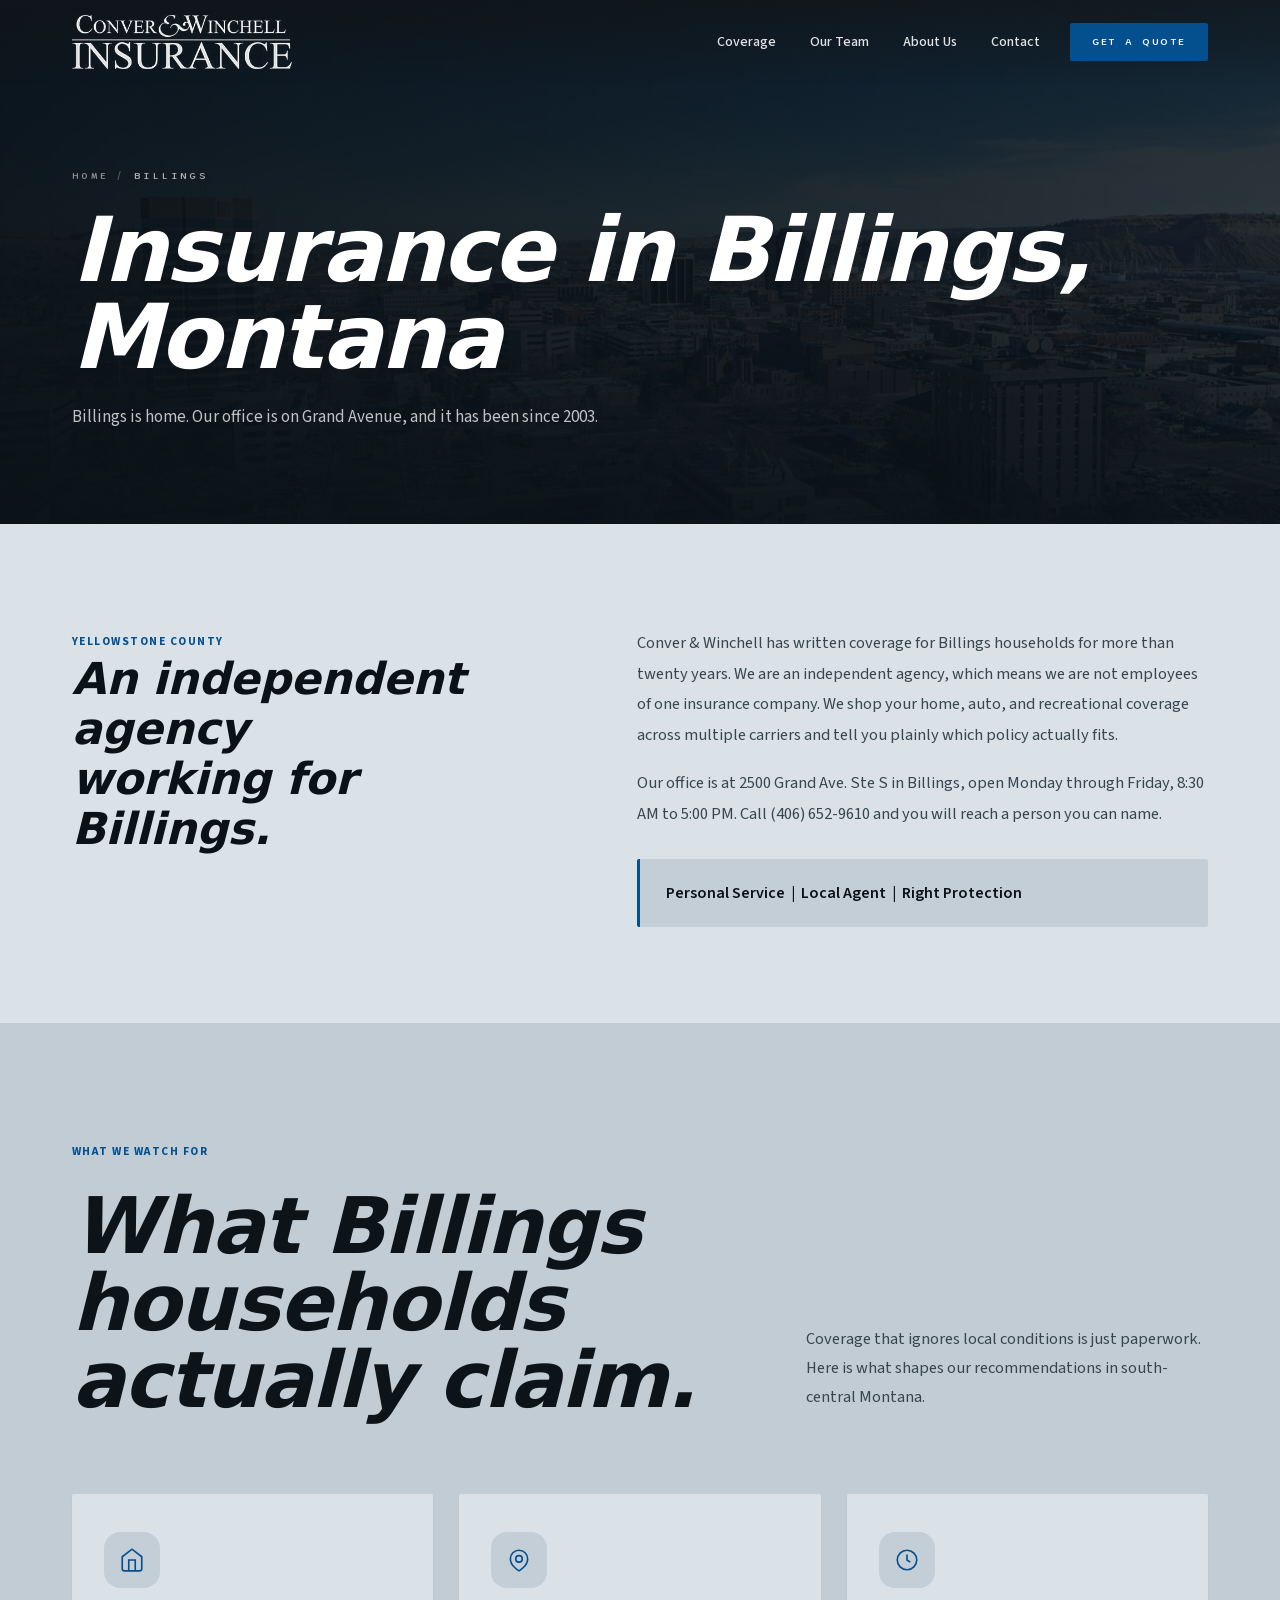
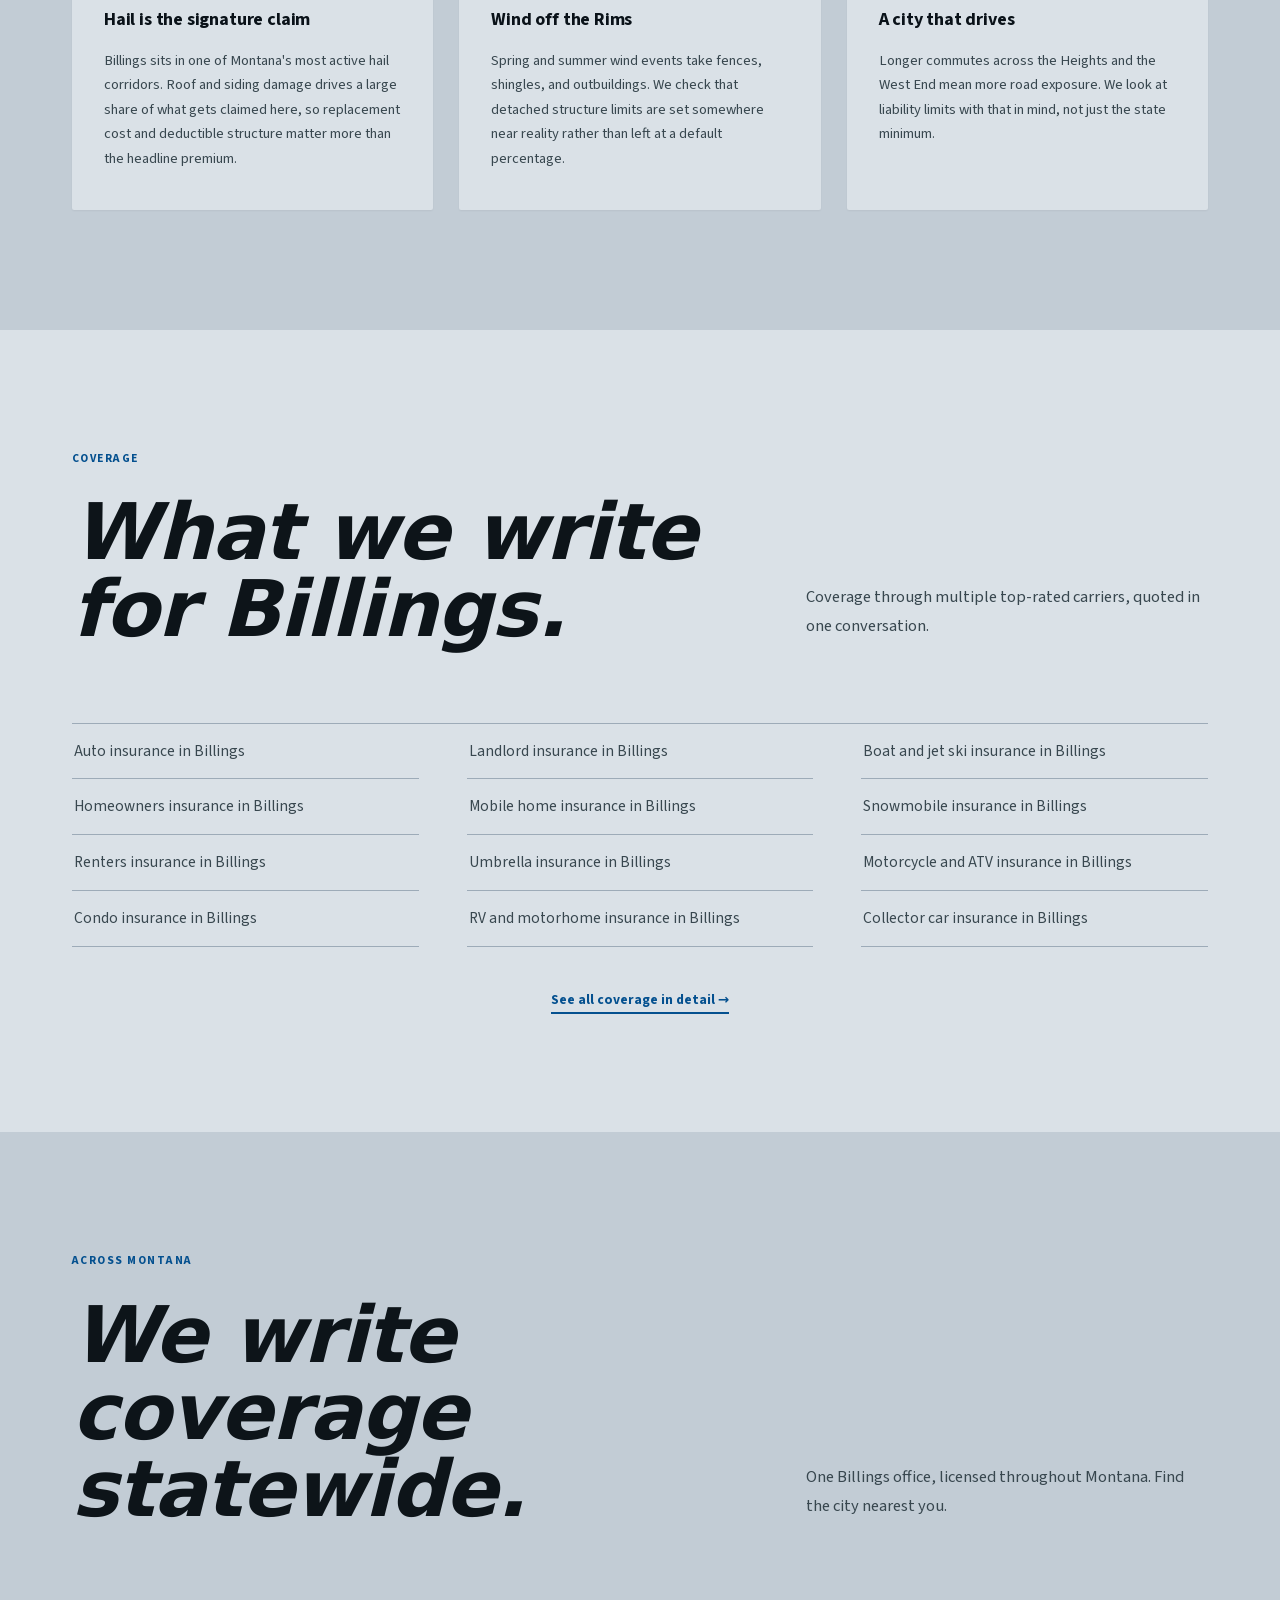
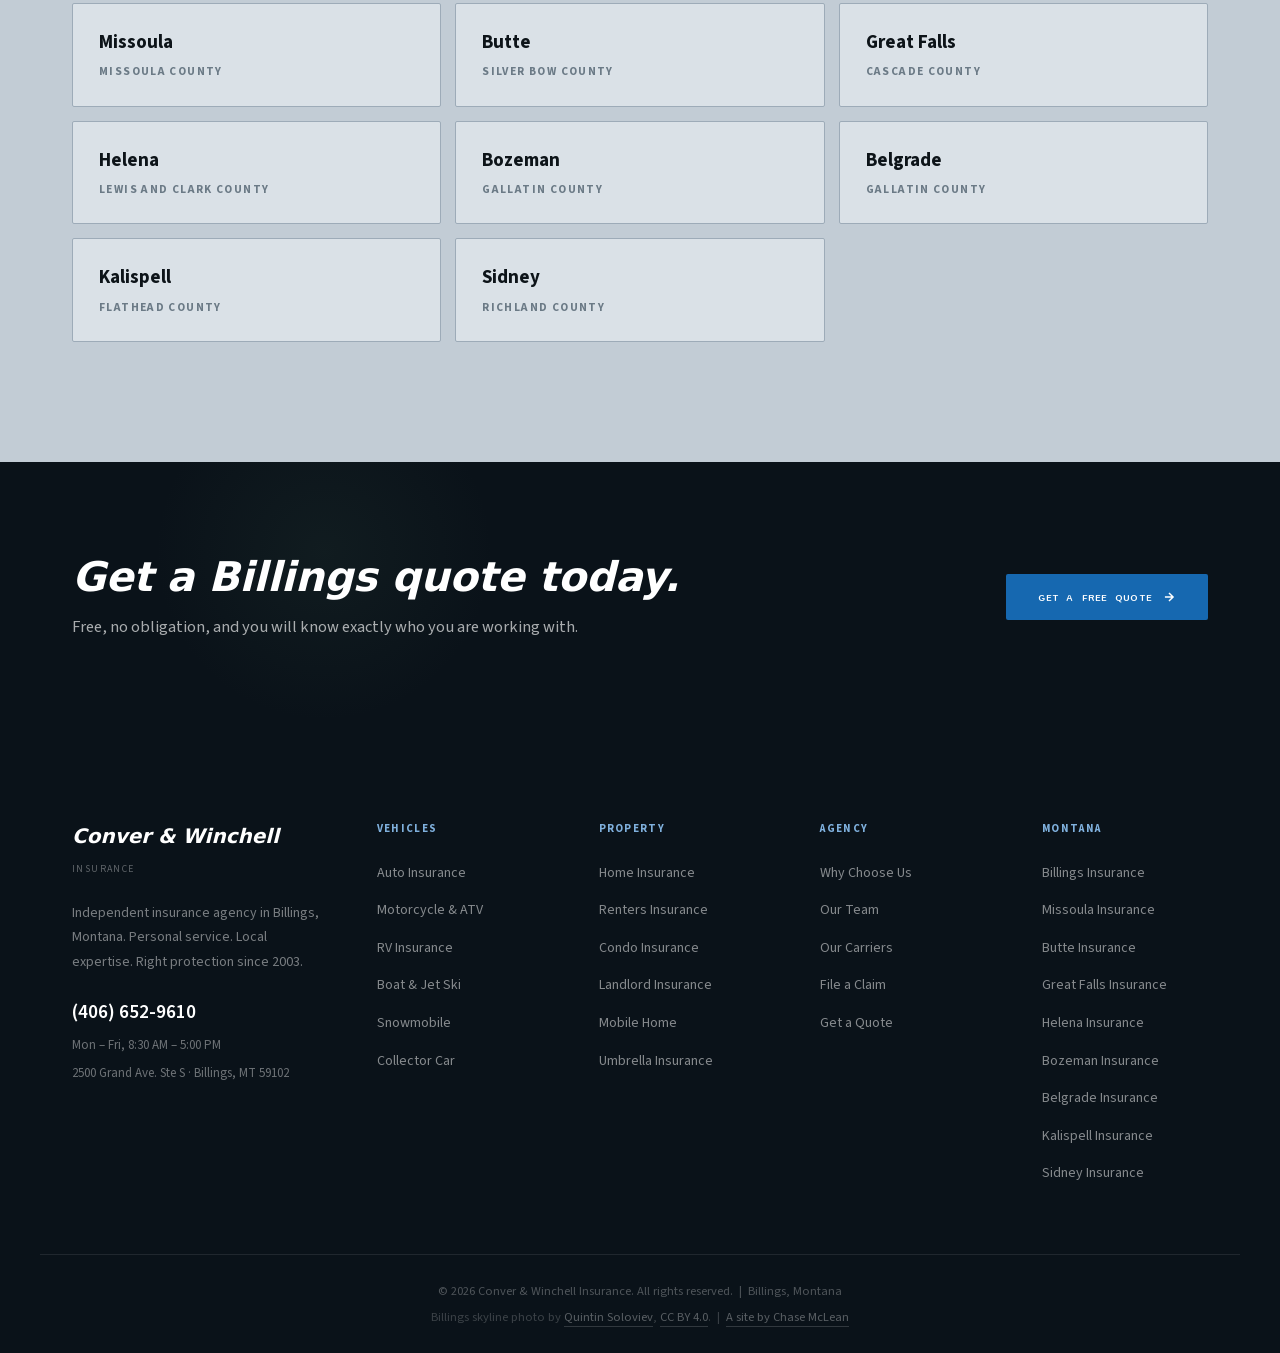
<file: billings.html>
<!DOCTYPE html>
<html lang="en">
<head>
  <meta charset="UTF-8" />
  <meta name="viewport" content="width=device-width, initial-scale=1.0" />
  <meta name="theme-color" content="#04508f" />
  <title>Billings Insurance Agency | Home, Auto &amp; RV Coverage | Conver &amp; Winchell</title>
  <meta name="description" content="Independent insurance agency in Billings, MT since 2003. Home, auto, RV, boat and renters coverage from multiple carriers. Free quote, call (406) 652-9610." />
  <link rel="canonical" href="https://www.converwinchell.com/billings.html" />
  <meta name="geo.region" content="US-MT" />
  <meta name="geo.placename" content="Billings, Montana" />
  <meta property="og:type" content="website" />
  <meta property="og:title" content="Billings Insurance Agency | Conver &amp; Winchell Insurance" />
  <meta property="og:description" content="Independent insurance agency in Billings, MT since 2003. Home, auto, RV, boat and renters coverage from multiple carriers. Free quote, call (406) 652-9610." />
  <meta property="og:image" content="images/logo.jpg" />
  <meta name="twitter:card" content="summary_large_image" />
  <link rel="icon" href="images/logo.png" />
  <link rel="preload" as="image" href="images/billings-hero-800.jpg" media="(max-width: 768px)" fetchpriority="high" />
  <link rel="preload" as="image" href="images/billings-hero-1600.jpg" media="(min-width: 769px)" fetchpriority="high" />
  <link rel="preload" href="fonts/source-sans-3-latin.woff2" as="font" type="font/woff2" crossorigin />
  <link rel="preload" href="fonts/sono-latin.woff2" as="font" type="font/woff2" crossorigin />
  <link rel="stylesheet" href="css/styles.css?v=18" />
</head>
<body>

  <header class="nav" id="nav">
    <div class="container nav__inner">
      <a href="index.html" class="nav__brand">
        <img class="nav__logo nav__logo--light" src="images/logo-white.png" alt="Conver &amp; Winchell Insurance" height="36" />
        <img class="nav__logo nav__logo--dark" src="images/logo.png" alt="Conver &amp; Winchell Insurance" height="36" />
      </a>
      <nav class="nav__links" id="navLinks">
        <a href="coverage.html">Coverage</a>
        <a href="team.html">Our Team</a>
        <a href="about.html">About Us</a>
        <a href="contact.html">Contact</a>
        <a href="contact.html" class="nav__quote-btn">Get a Quote</a>
      </nav>
      <button class="nav__hamburger" id="navToggle" aria-label="Open menu" aria-expanded="false">
        <span></span><span></span><span></span>
      </button>
    </div>
  </header>

  <!-- PAGE HERO -->
  <div class="page-hero">
    <div class="container page-hero__content">
      <div class="page-hero__breadcrumb">
        <a href="index.html">Home</a>
        <span>/</span>
        <span style="color:rgba(255,255,255,0.65)">Billings</span>
      </div>
      <h1>Insurance in Billings, Montana</h1>
      <p>Billings is home. Our office is on Grand Avenue, and it has been since 2003.</p>
    </div>
  </div>

  <!-- INTRO -->
  <section class="team-intro">
    <div class="container">
      <div class="team-intro__inner">
        <div>
          <div class="section-tag" style="text-align:left;">Yellowstone County</div>
          <h2>An independent agency <br>working for Billings.</h2>
        </div>
        <div class="team-intro__body">
          <p>Conver &amp; Winchell has written coverage for Billings households for more than twenty years. We are an independent agency, which means we are not employees of one insurance company. We shop your home, auto, and recreational coverage across multiple carriers and tell you plainly which policy actually fits.</p>
          <p>Our office is at 2500 Grand Ave. Ste S in Billings, open Monday through Friday, 8:30 AM to 5:00 PM. Call (406) 652-9610 and you will reach a person you can name.</p>
          <div class="team-intro__quote">Personal Service &nbsp;|&nbsp; Local Agent &nbsp;|&nbsp; Right Protection</div>
        </div>
      </div>
    </div>
  </section>

  <!-- LOCAL RISK -->
  <section class="section why-us--cards">
    <div class="container">
      <div class="section-header">
        <div class="section-tag">What we watch for</div>
        <h2>What Billings households <br>actually claim.</h2>
        <p>Coverage that ignores local conditions is just paperwork. Here is what shapes our recommendations in south-central Montana.</p>
      </div>
      <div class="why-grid">
        <div class="why-card">
          <div class="why-card__icon"><svg width="26" height="26" viewBox="0 0 24 24" fill="none" stroke="currentColor" stroke-width="1.5"><path d="M3 9l9-7 9 7v11a2 2 0 01-2 2H5a2 2 0 01-2-2z"/><polyline points="9 22 9 12 15 12 15 22"/></svg></div>
          <h3>Hail is the signature claim</h3>
          <p>Billings sits in one of Montana's most active hail corridors. Roof and siding damage drives a large share of what gets claimed here, so replacement cost and deductible structure matter more than the headline premium.</p>
        </div>
        <div class="why-card">
          <div class="why-card__icon"><svg width="26" height="26" viewBox="0 0 24 24" fill="none" stroke="currentColor" stroke-width="1.5"><path d="M12 22s8-4.5 8-11a8 8 0 10-16 0c0 6.5 8 11 8 11z"/><circle cx="12" cy="11" r="3"/></svg></div>
          <h3>Wind off the Rims</h3>
          <p>Spring and summer wind events take fences, shingles, and outbuildings. We check that detached structure limits are set somewhere near reality rather than left at a default percentage.</p>
        </div>
        <div class="why-card">
          <div class="why-card__icon"><svg width="26" height="26" viewBox="0 0 24 24" fill="none" stroke="currentColor" stroke-width="1.5"><circle cx="12" cy="12" r="9"/><path d="M12 7v5l3 2"/></svg></div>
          <h3>A city that drives</h3>
          <p>Longer commutes across the Heights and the West End mean more road exposure. We look at liability limits with that in mind, not just the state minimum.</p>
        </div>
      </div>
    </div>
  </section>

  <!-- COVERAGE -->
  <section class="section featured-coverage">
    <div class="container">
      <div class="section-header">
        <div class="section-tag">Coverage</div>
        <h2>What we write <br>for Billings.</h2>
        <p>Coverage through multiple top-rated carriers, quoted in one conversation.</p>
      </div>
      <div class="trust-list-plain">
        <ul>
          <li><a href="coverage.html">Auto insurance in Billings</a></li>
          <li><a href="coverage.html">Homeowners insurance in Billings</a></li>
          <li><a href="coverage.html">Renters insurance in Billings</a></li>
          <li><a href="coverage.html">Condo insurance in Billings</a></li>
          <li><a href="coverage.html">Landlord insurance in Billings</a></li>
          <li><a href="coverage.html">Mobile home insurance in Billings</a></li>
          <li><a href="coverage.html">Umbrella insurance in Billings</a></li>
          <li><a href="coverage.html">RV and motorhome insurance in Billings</a></li>
          <li><a href="coverage.html">Boat and jet ski insurance in Billings</a></li>
          <li><a href="coverage.html">Snowmobile insurance in Billings</a></li>
          <li><a href="coverage.html">Motorcycle and ATV insurance in Billings</a></li>
          <li><a href="coverage.html">Collector car insurance in Billings</a></li>
        </ul>
      </div>
      <div class="featured-coverage__all" style="margin-top:40px;">
        <a href="coverage.html">See all coverage in detail &rarr;</a>
      </div>
    </div>
  </section>

  <!-- OTHER LOCATIONS -->
  <section class="section locations">
    <div class="container">
      <div class="section-header">
        <div class="section-tag">Across Montana</div>
        <h2>We write coverage <br>statewide.</h2>
        <p>One Billings office, licensed throughout Montana. Find the city nearest you.</p>
      </div>
      <div class="locations__grid">
        <a class="location-chip" href="missoula.html">Missoula<span>Missoula County</span></a>
        <a class="location-chip" href="butte.html">Butte<span>Silver Bow County</span></a>
        <a class="location-chip" href="great-falls.html">Great Falls<span>Cascade County</span></a>
        <a class="location-chip" href="helena.html">Helena<span>Lewis and Clark County</span></a>
        <a class="location-chip" href="bozeman.html">Bozeman<span>Gallatin County</span></a>
        <a class="location-chip" href="belgrade.html">Belgrade<span>Gallatin County</span></a>
        <a class="location-chip" href="kalispell.html">Kalispell<span>Flathead County</span></a>
        <a class="location-chip" href="sidney.html">Sidney<span>Richland County</span></a>
      </div>
    </div>
  </section>

  <!-- CTA STRIP -->
  <section class="cta-strip">
    <div class="container cta-strip__inner">
      <div>
        <h2>Get a Billings quote today.</h2>
        <p>Free, no obligation, and you will know exactly who you are working with.</p>
      </div>
      <a href="contact.html" class="btn-primary">
        <span>Get a Free Quote</span>
        <svg width="14" height="14" viewBox="0 0 24 24" fill="none" stroke="currentColor" stroke-width="2.5" aria-hidden="true"><path d="M5 12h14M12 5l7 7-7 7"/></svg>
      </a>
    </div>
  </section>

  <footer class="footer">
    <div class="container footer__inner">
      <div class="footer__brand">
        <div class="footer__wordmark"><span>Conver &amp; Winchell</span><small>Insurance</small></div>
        <p>Independent insurance agency in Billings, Montana. Personal service. Local expertise. Right protection since 2003.</p>
        <div class="footer__contact-info">
          <a href="tel:4066529610">(406) 652-9610</a>
          <span>Mon – Fri, 8:30 AM – 5:00 PM</span>
          <span>2500 Grand Ave. Ste S · Billings, MT 59102</span>
        </div>
      </div>
      <div class="footer__col"><h4>Vehicles</h4><ul><li><a href="coverage.html">Auto Insurance</a></li><li><a href="coverage.html">Motorcycle &amp; ATV</a></li><li><a href="coverage.html">RV Insurance</a></li><li><a href="coverage.html">Boat &amp; Jet Ski</a></li><li><a href="coverage.html">Snowmobile</a></li><li><a href="coverage.html">Collector Car</a></li></ul></div>
      <div class="footer__col"><h4>Property</h4><ul><li><a href="coverage.html">Home Insurance</a></li><li><a href="coverage.html">Renters Insurance</a></li><li><a href="coverage.html">Condo Insurance</a></li><li><a href="coverage.html">Landlord Insurance</a></li><li><a href="coverage.html">Mobile Home</a></li><li><a href="coverage.html">Umbrella Insurance</a></li></ul></div>
      <div class="footer__col"><h4>Agency</h4><ul><li><a href="about.html">Why Choose Us</a></li><li><a href="team.html">Our Team</a></li><li><a href="about.html">Our Carriers</a></li><li><a href="contact.html">File a Claim</a></li><li><a href="contact.html">Get a Quote</a></li></ul></div>
      <div class="footer__col">
        <h4>Montana</h4>
        <ul>
          <li><a href="billings.html">Billings Insurance</a></li>
          <li><a href="missoula.html">Missoula Insurance</a></li>
          <li><a href="butte.html">Butte Insurance</a></li>
          <li><a href="great-falls.html">Great Falls Insurance</a></li>
          <li><a href="helena.html">Helena Insurance</a></li>
          <li><a href="bozeman.html">Bozeman Insurance</a></li>
          <li><a href="belgrade.html">Belgrade Insurance</a></li>
          <li><a href="kalispell.html">Kalispell Insurance</a></li>
          <li><a href="sidney.html">Sidney Insurance</a></li>
        </ul>
      </div>
    </div>
    <div class="footer__bottom"><div class="container"><p>&copy; 2026 Conver &amp; Winchell Insurance. All rights reserved. &nbsp;|&nbsp; Billings, Montana</p><p class="footer__credit">Billings skyline photo by <a href="https://commons.wikimedia.org/wiki/File:Billings,_Montana_skyline_in_2024.jpg" target="_blank" rel="noopener">Quintin Soloviev</a>, <a href="https://creativecommons.org/licenses/by/4.0/" target="_blank" rel="noopener">CC BY 4.0</a>. &nbsp;|&nbsp; <a href="https://chasemclean.com/">A site by Chase McLean</a></p></div></div>
  </footer>

  <!-- STICKY MOBILE ACTION BAR -->
  <div class="mobile-bar" id="mobileBar">
    <a href="tel:4066529610" class="mobile-bar__call">
      <svg width="15" height="15" fill="none" stroke="currentColor" stroke-width="2" viewBox="0 0 24 24"><path d="M22 16.92v3a2 2 0 01-2.18 2 19.79 19.79 0 01-8.63-3.07A19.5 19.5 0 013.07 9.8a19.79 19.79 0 01-3.07-8.68A2 2 0 012 1h3a2 2 0 012 1.72c.13.96.36 1.9.7 2.81a2 2 0 01-.45 2.11L6.09 8.91A16 16 0 0015 17.91l1.27-1.27a2 2 0 012.11-.45c.91.34 1.85.57 2.81.7A2 2 0 0122 16.92z"/></svg>
      Call Us
    </a>
    <a href="contact.html" class="mobile-bar__quote">Get a Quote</a>
  </div>

  <script type="application/ld+json">
  {
    "@context": "https://schema.org",
    "@type": "InsuranceAgency",
    "name": "Conver & Winchell Insurance",
    "url": "https://www.converwinchell.com/",
    "image": "https://www.converwinchell.com/images/logo.jpg",
    "telephone": "+1-406-652-9610",
    "foundingDate": "2003",
    "address": {
      "@type": "PostalAddress",
      "streetAddress": "2500 Grand Ave. Ste S",
      "addressLocality": "Billings",
      "addressRegion": "MT",
      "postalCode": "59102",
      "addressCountry": "US"
    },
    "openingHoursSpecification": [{
      "@type": "OpeningHoursSpecification",
      "dayOfWeek": ["Monday","Tuesday","Wednesday","Thursday","Friday"],
      "opens": "08:30",
      "closes": "17:00"
    }]
  }
  </script>

  <script src="js/main.js?v=16"></script>

  <script type="application/ld+json">
  {
    "@context": "https://schema.org",
    "@type": "InsuranceAgency",
    "name": "Conver & Winchell Insurance",
    "url": "https://www.converwinchell.com/billings.html",
    "telephone": "+1-406-652-9610",
    "priceRange": "$$",
    "image": "https://www.converwinchell.com/images/logo.jpg",
    "address": {
      "@type": "PostalAddress",
      "streetAddress": "2500 Grand Ave. Ste S",
      "addressLocality": "Billings",
      "addressRegion": "MT",
      "postalCode": "59102",
      "addressCountry": "US"
    },
    "areaServed": {
      "@type": "City",
      "name": "Billings",
      "containedInPlace": { "@type": "State", "name": "Montana" }
    },
    "description": "Independent insurance agency in Billings, MT since 2003. Home, auto, RV, boat and renters coverage from multiple carriers. Free quote, call (406) 652-9610."
  }
  </script>
</body>
</html>
</file>
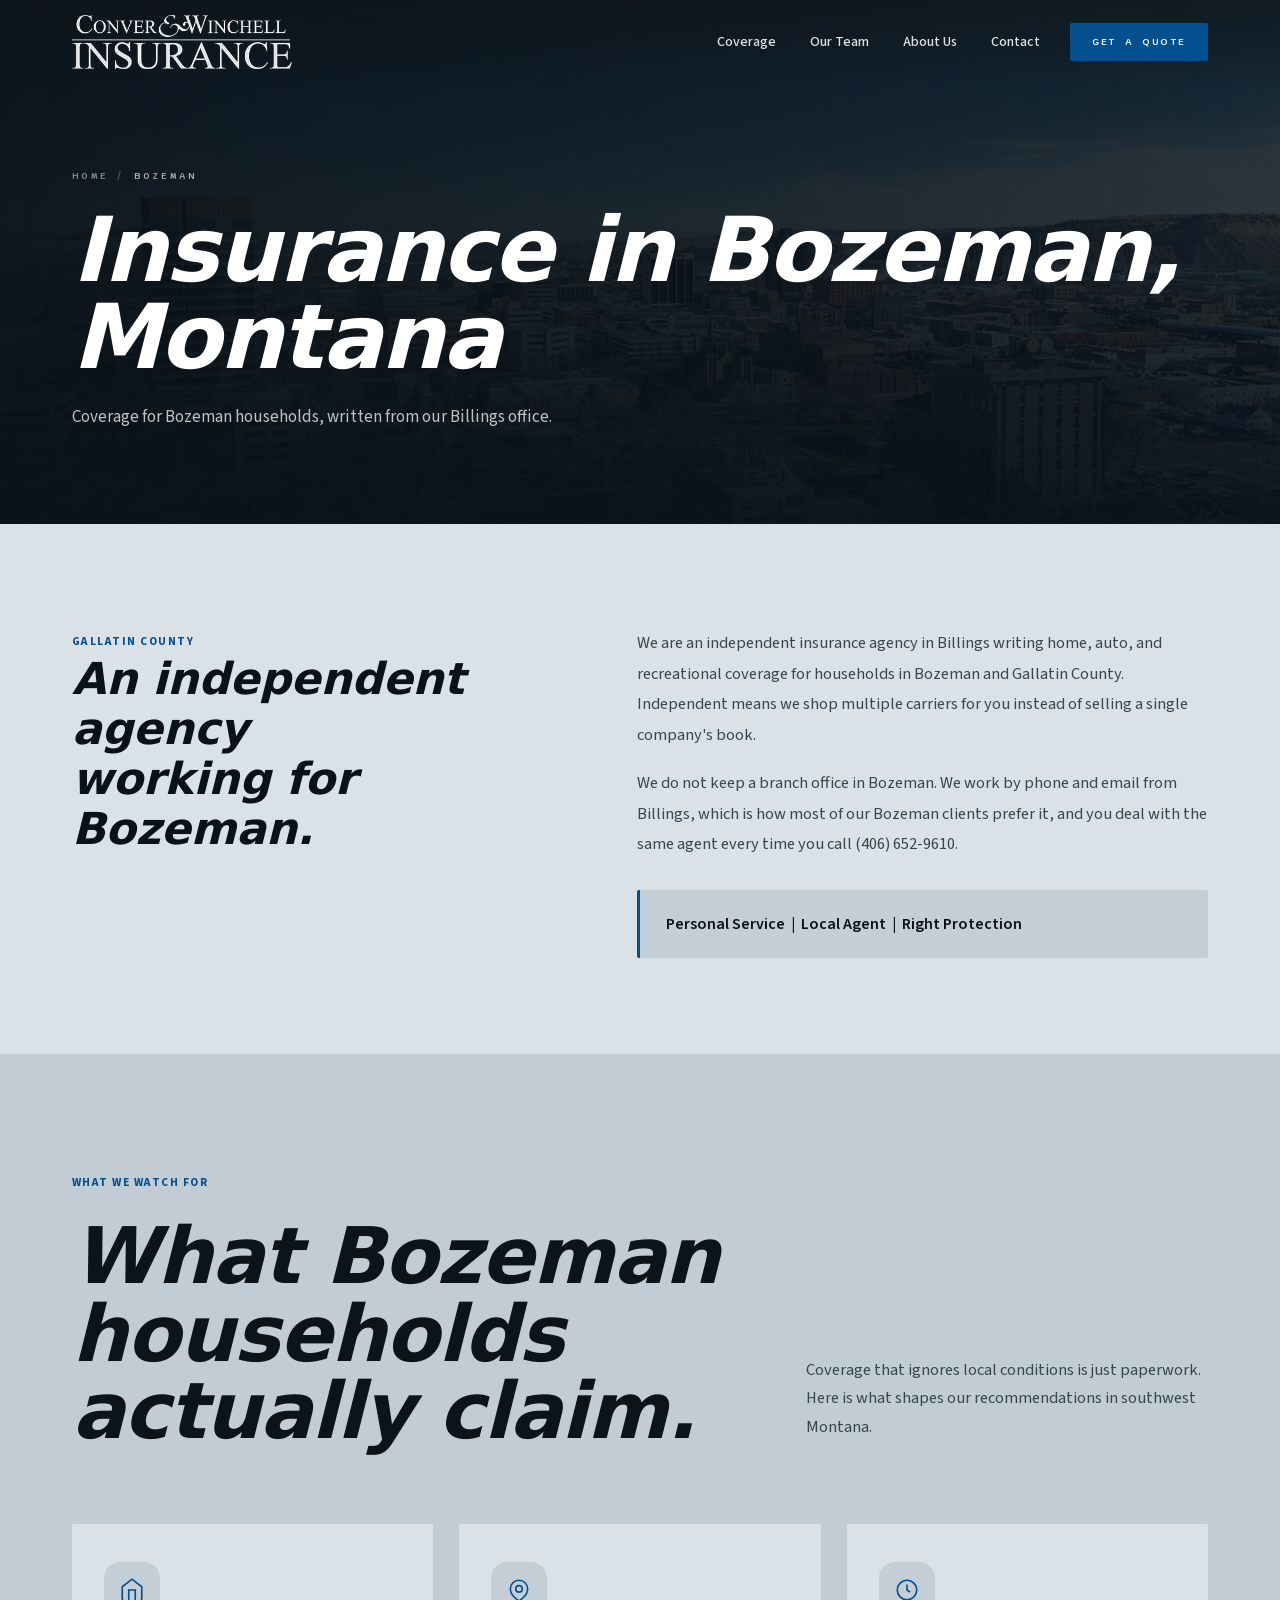
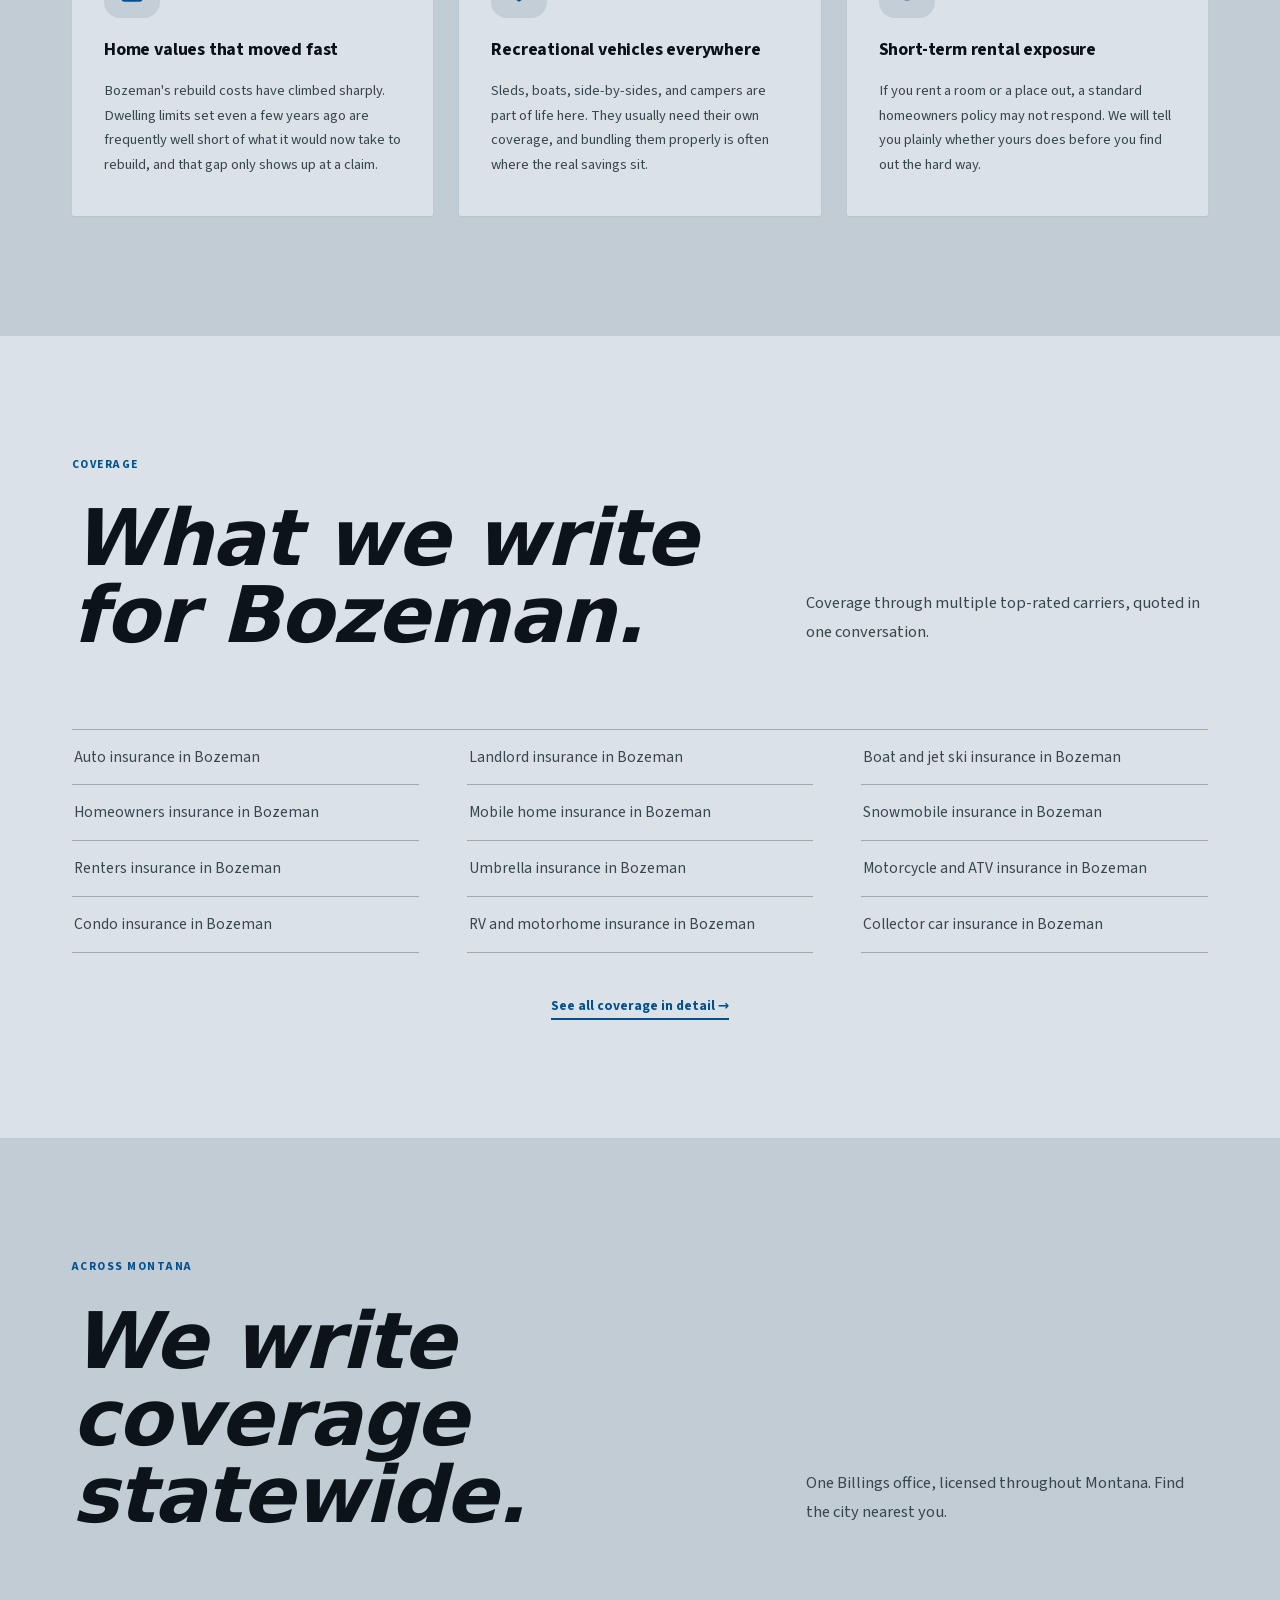
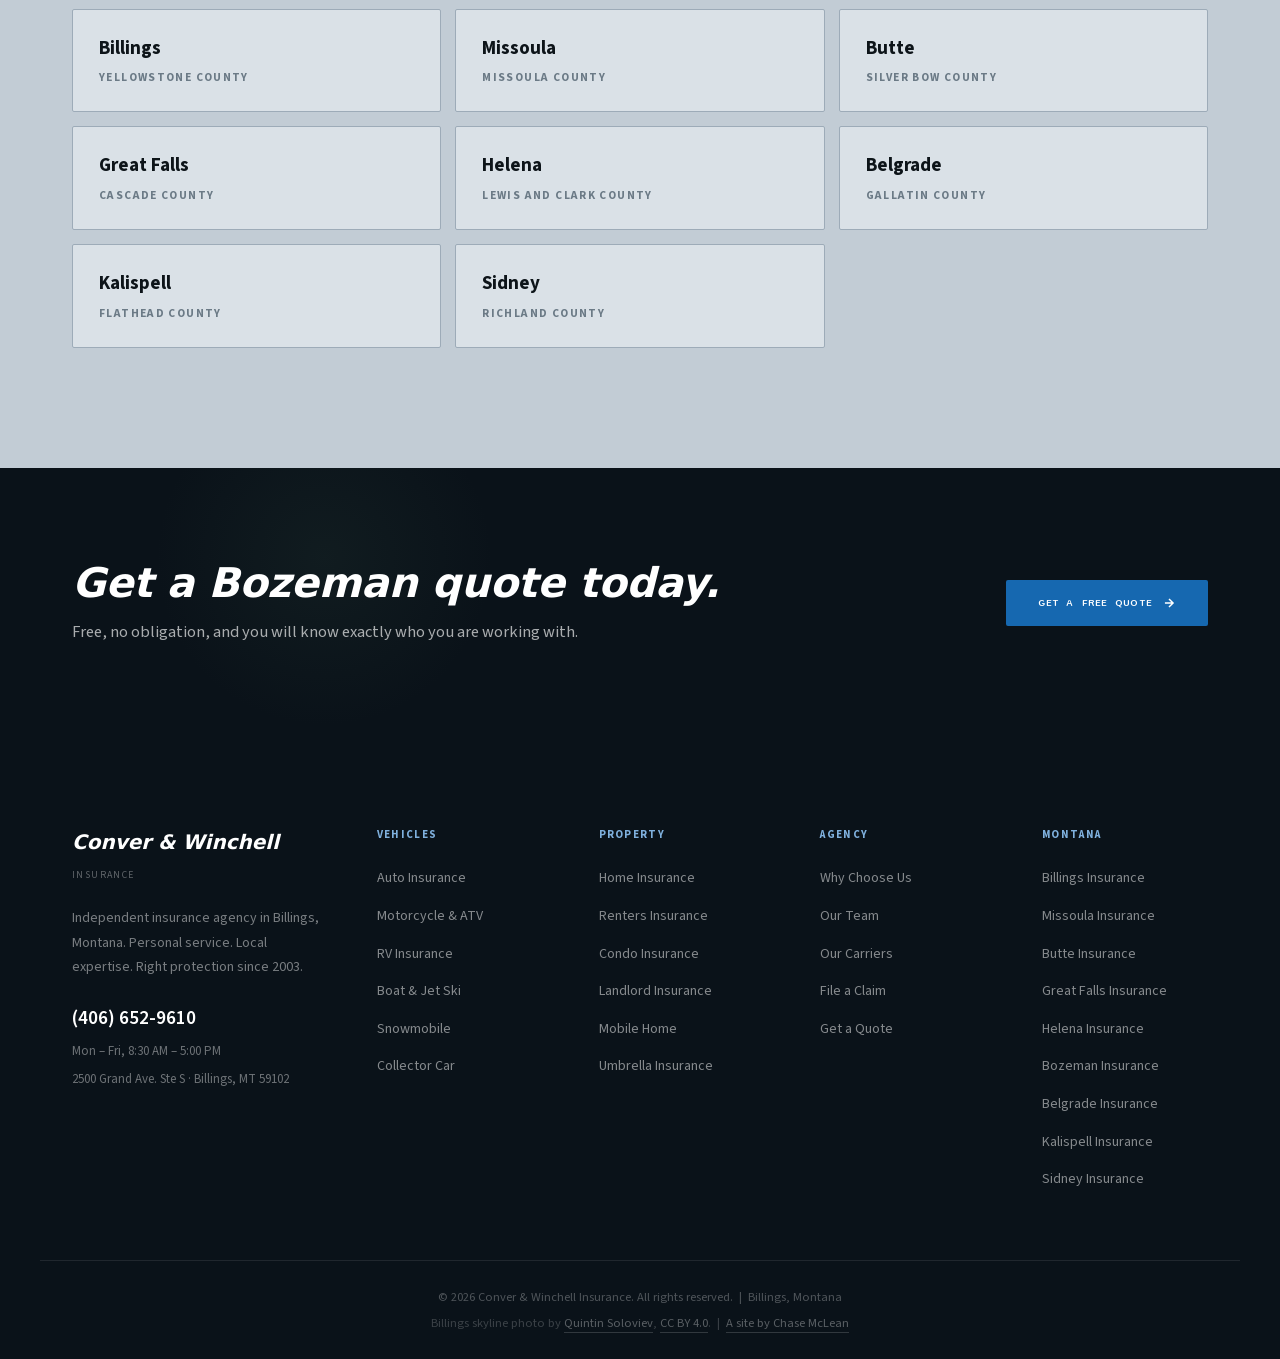
<file: bozeman.html>
<!DOCTYPE html>
<html lang="en">
<head>
  <meta charset="UTF-8" />
  <meta name="viewport" content="width=device-width, initial-scale=1.0" />
  <meta name="theme-color" content="#04508f" />
  <title>Bozeman Insurance Agency | Home, Auto &amp; RV Coverage | Conver &amp; Winchell</title>
  <meta name="description" content="Insurance for Bozeman, MT. Independent agency comparing multiple carriers for home, auto, RV and renters coverage in Gallatin County. Free quote, call (406) 652-9610." />
  <link rel="canonical" href="https://www.converwinchell.com/bozeman.html" />
  <meta name="geo.region" content="US-MT" />
  <meta name="geo.placename" content="Bozeman, Montana" />
  <meta property="og:type" content="website" />
  <meta property="og:title" content="Bozeman Insurance Agency | Conver &amp; Winchell Insurance" />
  <meta property="og:description" content="Insurance for Bozeman, MT. Independent agency comparing multiple carriers for home, auto, RV and renters coverage in Gallatin County. Free quote, call (406) 652-9610." />
  <meta property="og:image" content="images/logo.jpg" />
  <meta name="twitter:card" content="summary_large_image" />
  <link rel="icon" href="images/logo.png" />
  <link rel="preload" as="image" href="images/billings-hero-800.jpg" media="(max-width: 768px)" fetchpriority="high" />
  <link rel="preload" as="image" href="images/billings-hero-1600.jpg" media="(min-width: 769px)" fetchpriority="high" />
  <link rel="preload" href="fonts/source-sans-3-latin.woff2" as="font" type="font/woff2" crossorigin />
  <link rel="preload" href="fonts/sono-latin.woff2" as="font" type="font/woff2" crossorigin />
  <link rel="stylesheet" href="css/styles.css?v=18" />
</head>
<body>

  <header class="nav" id="nav">
    <div class="container nav__inner">
      <a href="index.html" class="nav__brand">
        <img class="nav__logo nav__logo--light" src="images/logo-white.png" alt="Conver &amp; Winchell Insurance" height="36" />
        <img class="nav__logo nav__logo--dark" src="images/logo.png" alt="Conver &amp; Winchell Insurance" height="36" />
      </a>
      <nav class="nav__links" id="navLinks">
        <a href="coverage.html">Coverage</a>
        <a href="team.html">Our Team</a>
        <a href="about.html">About Us</a>
        <a href="contact.html">Contact</a>
        <a href="contact.html" class="nav__quote-btn">Get a Quote</a>
      </nav>
      <button class="nav__hamburger" id="navToggle" aria-label="Open menu" aria-expanded="false">
        <span></span><span></span><span></span>
      </button>
    </div>
  </header>

  <!-- PAGE HERO -->
  <div class="page-hero">
    <div class="container page-hero__content">
      <div class="page-hero__breadcrumb">
        <a href="index.html">Home</a>
        <span>/</span>
        <span style="color:rgba(255,255,255,0.65)">Bozeman</span>
      </div>
      <h1>Insurance in Bozeman, Montana</h1>
      <p>Coverage for Bozeman households, written from our Billings office.</p>
    </div>
  </div>

  <!-- INTRO -->
  <section class="team-intro">
    <div class="container">
      <div class="team-intro__inner">
        <div>
          <div class="section-tag" style="text-align:left;">Gallatin County</div>
          <h2>An independent agency <br>working for Bozeman.</h2>
        </div>
        <div class="team-intro__body">
          <p>We are an independent insurance agency in Billings writing home, auto, and recreational coverage for households in Bozeman and Gallatin County. Independent means we shop multiple carriers for you instead of selling a single company's book.</p>
          <p>We do not keep a branch office in Bozeman. We work by phone and email from Billings, which is how most of our Bozeman clients prefer it, and you deal with the same agent every time you call (406) 652-9610.</p>
          <div class="team-intro__quote">Personal Service &nbsp;|&nbsp; Local Agent &nbsp;|&nbsp; Right Protection</div>
        </div>
      </div>
    </div>
  </section>

  <!-- LOCAL RISK -->
  <section class="section why-us--cards">
    <div class="container">
      <div class="section-header">
        <div class="section-tag">What we watch for</div>
        <h2>What Bozeman households <br>actually claim.</h2>
        <p>Coverage that ignores local conditions is just paperwork. Here is what shapes our recommendations in southwest Montana.</p>
      </div>
      <div class="why-grid">
        <div class="why-card">
          <div class="why-card__icon"><svg width="26" height="26" viewBox="0 0 24 24" fill="none" stroke="currentColor" stroke-width="1.5"><path d="M3 9l9-7 9 7v11a2 2 0 01-2 2H5a2 2 0 01-2-2z"/><polyline points="9 22 9 12 15 12 15 22"/></svg></div>
          <h3>Home values that moved fast</h3>
          <p>Bozeman's rebuild costs have climbed sharply. Dwelling limits set even a few years ago are frequently well short of what it would now take to rebuild, and that gap only shows up at a claim.</p>
        </div>
        <div class="why-card">
          <div class="why-card__icon"><svg width="26" height="26" viewBox="0 0 24 24" fill="none" stroke="currentColor" stroke-width="1.5"><path d="M12 22s8-4.5 8-11a8 8 0 10-16 0c0 6.5 8 11 8 11z"/><circle cx="12" cy="11" r="3"/></svg></div>
          <h3>Recreational vehicles everywhere</h3>
          <p>Sleds, boats, side-by-sides, and campers are part of life here. They usually need their own coverage, and bundling them properly is often where the real savings sit.</p>
        </div>
        <div class="why-card">
          <div class="why-card__icon"><svg width="26" height="26" viewBox="0 0 24 24" fill="none" stroke="currentColor" stroke-width="1.5"><circle cx="12" cy="12" r="9"/><path d="M12 7v5l3 2"/></svg></div>
          <h3>Short-term rental exposure</h3>
          <p>If you rent a room or a place out, a standard homeowners policy may not respond. We will tell you plainly whether yours does before you find out the hard way.</p>
        </div>
      </div>
    </div>
  </section>

  <!-- COVERAGE -->
  <section class="section featured-coverage">
    <div class="container">
      <div class="section-header">
        <div class="section-tag">Coverage</div>
        <h2>What we write <br>for Bozeman.</h2>
        <p>Coverage through multiple top-rated carriers, quoted in one conversation.</p>
      </div>
      <div class="trust-list-plain">
        <ul>
          <li><a href="coverage.html">Auto insurance in Bozeman</a></li>
          <li><a href="coverage.html">Homeowners insurance in Bozeman</a></li>
          <li><a href="coverage.html">Renters insurance in Bozeman</a></li>
          <li><a href="coverage.html">Condo insurance in Bozeman</a></li>
          <li><a href="coverage.html">Landlord insurance in Bozeman</a></li>
          <li><a href="coverage.html">Mobile home insurance in Bozeman</a></li>
          <li><a href="coverage.html">Umbrella insurance in Bozeman</a></li>
          <li><a href="coverage.html">RV and motorhome insurance in Bozeman</a></li>
          <li><a href="coverage.html">Boat and jet ski insurance in Bozeman</a></li>
          <li><a href="coverage.html">Snowmobile insurance in Bozeman</a></li>
          <li><a href="coverage.html">Motorcycle and ATV insurance in Bozeman</a></li>
          <li><a href="coverage.html">Collector car insurance in Bozeman</a></li>
        </ul>
      </div>
      <div class="featured-coverage__all" style="margin-top:40px;">
        <a href="coverage.html">See all coverage in detail &rarr;</a>
      </div>
    </div>
  </section>

  <!-- OTHER LOCATIONS -->
  <section class="section locations">
    <div class="container">
      <div class="section-header">
        <div class="section-tag">Across Montana</div>
        <h2>We write coverage <br>statewide.</h2>
        <p>One Billings office, licensed throughout Montana. Find the city nearest you.</p>
      </div>
      <div class="locations__grid">
        <a class="location-chip" href="billings.html">Billings<span>Yellowstone County</span></a>
        <a class="location-chip" href="missoula.html">Missoula<span>Missoula County</span></a>
        <a class="location-chip" href="butte.html">Butte<span>Silver Bow County</span></a>
        <a class="location-chip" href="great-falls.html">Great Falls<span>Cascade County</span></a>
        <a class="location-chip" href="helena.html">Helena<span>Lewis and Clark County</span></a>
        <a class="location-chip" href="belgrade.html">Belgrade<span>Gallatin County</span></a>
        <a class="location-chip" href="kalispell.html">Kalispell<span>Flathead County</span></a>
        <a class="location-chip" href="sidney.html">Sidney<span>Richland County</span></a>
      </div>
    </div>
  </section>

  <!-- CTA STRIP -->
  <section class="cta-strip">
    <div class="container cta-strip__inner">
      <div>
        <h2>Get a Bozeman quote today.</h2>
        <p>Free, no obligation, and you will know exactly who you are working with.</p>
      </div>
      <a href="contact.html" class="btn-primary">
        <span>Get a Free Quote</span>
        <svg width="14" height="14" viewBox="0 0 24 24" fill="none" stroke="currentColor" stroke-width="2.5" aria-hidden="true"><path d="M5 12h14M12 5l7 7-7 7"/></svg>
      </a>
    </div>
  </section>

  <footer class="footer">
    <div class="container footer__inner">
      <div class="footer__brand">
        <div class="footer__wordmark"><span>Conver &amp; Winchell</span><small>Insurance</small></div>
        <p>Independent insurance agency in Billings, Montana. Personal service. Local expertise. Right protection since 2003.</p>
        <div class="footer__contact-info">
          <a href="tel:4066529610">(406) 652-9610</a>
          <span>Mon – Fri, 8:30 AM – 5:00 PM</span>
          <span>2500 Grand Ave. Ste S · Billings, MT 59102</span>
        </div>
      </div>
      <div class="footer__col"><h4>Vehicles</h4><ul><li><a href="coverage.html">Auto Insurance</a></li><li><a href="coverage.html">Motorcycle &amp; ATV</a></li><li><a href="coverage.html">RV Insurance</a></li><li><a href="coverage.html">Boat &amp; Jet Ski</a></li><li><a href="coverage.html">Snowmobile</a></li><li><a href="coverage.html">Collector Car</a></li></ul></div>
      <div class="footer__col"><h4>Property</h4><ul><li><a href="coverage.html">Home Insurance</a></li><li><a href="coverage.html">Renters Insurance</a></li><li><a href="coverage.html">Condo Insurance</a></li><li><a href="coverage.html">Landlord Insurance</a></li><li><a href="coverage.html">Mobile Home</a></li><li><a href="coverage.html">Umbrella Insurance</a></li></ul></div>
      <div class="footer__col"><h4>Agency</h4><ul><li><a href="about.html">Why Choose Us</a></li><li><a href="team.html">Our Team</a></li><li><a href="about.html">Our Carriers</a></li><li><a href="contact.html">File a Claim</a></li><li><a href="contact.html">Get a Quote</a></li></ul></div>
      <div class="footer__col">
        <h4>Montana</h4>
        <ul>
          <li><a href="billings.html">Billings Insurance</a></li>
          <li><a href="missoula.html">Missoula Insurance</a></li>
          <li><a href="butte.html">Butte Insurance</a></li>
          <li><a href="great-falls.html">Great Falls Insurance</a></li>
          <li><a href="helena.html">Helena Insurance</a></li>
          <li><a href="bozeman.html">Bozeman Insurance</a></li>
          <li><a href="belgrade.html">Belgrade Insurance</a></li>
          <li><a href="kalispell.html">Kalispell Insurance</a></li>
          <li><a href="sidney.html">Sidney Insurance</a></li>
        </ul>
      </div>
    </div>
    <div class="footer__bottom"><div class="container"><p>&copy; 2026 Conver &amp; Winchell Insurance. All rights reserved. &nbsp;|&nbsp; Billings, Montana</p><p class="footer__credit">Billings skyline photo by <a href="https://commons.wikimedia.org/wiki/File:Billings,_Montana_skyline_in_2024.jpg" target="_blank" rel="noopener">Quintin Soloviev</a>, <a href="https://creativecommons.org/licenses/by/4.0/" target="_blank" rel="noopener">CC BY 4.0</a>. &nbsp;|&nbsp; <a href="https://chasemclean.com/">A site by Chase McLean</a></p></div></div>
  </footer>

  <!-- STICKY MOBILE ACTION BAR -->
  <div class="mobile-bar" id="mobileBar">
    <a href="tel:4066529610" class="mobile-bar__call">
      <svg width="15" height="15" fill="none" stroke="currentColor" stroke-width="2" viewBox="0 0 24 24"><path d="M22 16.92v3a2 2 0 01-2.18 2 19.79 19.79 0 01-8.63-3.07A19.5 19.5 0 013.07 9.8a19.79 19.79 0 01-3.07-8.68A2 2 0 012 1h3a2 2 0 012 1.72c.13.96.36 1.9.7 2.81a2 2 0 01-.45 2.11L6.09 8.91A16 16 0 0015 17.91l1.27-1.27a2 2 0 012.11-.45c.91.34 1.85.57 2.81.7A2 2 0 0122 16.92z"/></svg>
      Call Us
    </a>
    <a href="contact.html" class="mobile-bar__quote">Get a Quote</a>
  </div>

  <script type="application/ld+json">
  {
    "@context": "https://schema.org",
    "@type": "InsuranceAgency",
    "name": "Conver & Winchell Insurance",
    "url": "https://www.converwinchell.com/",
    "image": "https://www.converwinchell.com/images/logo.jpg",
    "telephone": "+1-406-652-9610",
    "foundingDate": "2003",
    "address": {
      "@type": "PostalAddress",
      "streetAddress": "2500 Grand Ave. Ste S",
      "addressLocality": "Billings",
      "addressRegion": "MT",
      "postalCode": "59102",
      "addressCountry": "US"
    },
    "openingHoursSpecification": [{
      "@type": "OpeningHoursSpecification",
      "dayOfWeek": ["Monday","Tuesday","Wednesday","Thursday","Friday"],
      "opens": "08:30",
      "closes": "17:00"
    }]
  }
  </script>

  <script src="js/main.js?v=16"></script>

  <script type="application/ld+json">
  {
    "@context": "https://schema.org",
    "@type": "InsuranceAgency",
    "name": "Conver & Winchell Insurance",
    "url": "https://www.converwinchell.com/bozeman.html",
    "telephone": "+1-406-652-9610",
    "priceRange": "$$",
    "image": "https://www.converwinchell.com/images/logo.jpg",
    "address": {
      "@type": "PostalAddress",
      "streetAddress": "2500 Grand Ave. Ste S",
      "addressLocality": "Billings",
      "addressRegion": "MT",
      "postalCode": "59102",
      "addressCountry": "US"
    },
    "areaServed": {
      "@type": "City",
      "name": "Bozeman",
      "containedInPlace": { "@type": "State", "name": "Montana" }
    },
    "description": "Insurance for Bozeman, MT. Independent agency comparing multiple carriers for home, auto, RV and renters coverage in Gallatin County. Free quote, call (406) 652-9610."
  }
  </script>
</body>
</html>
</file>
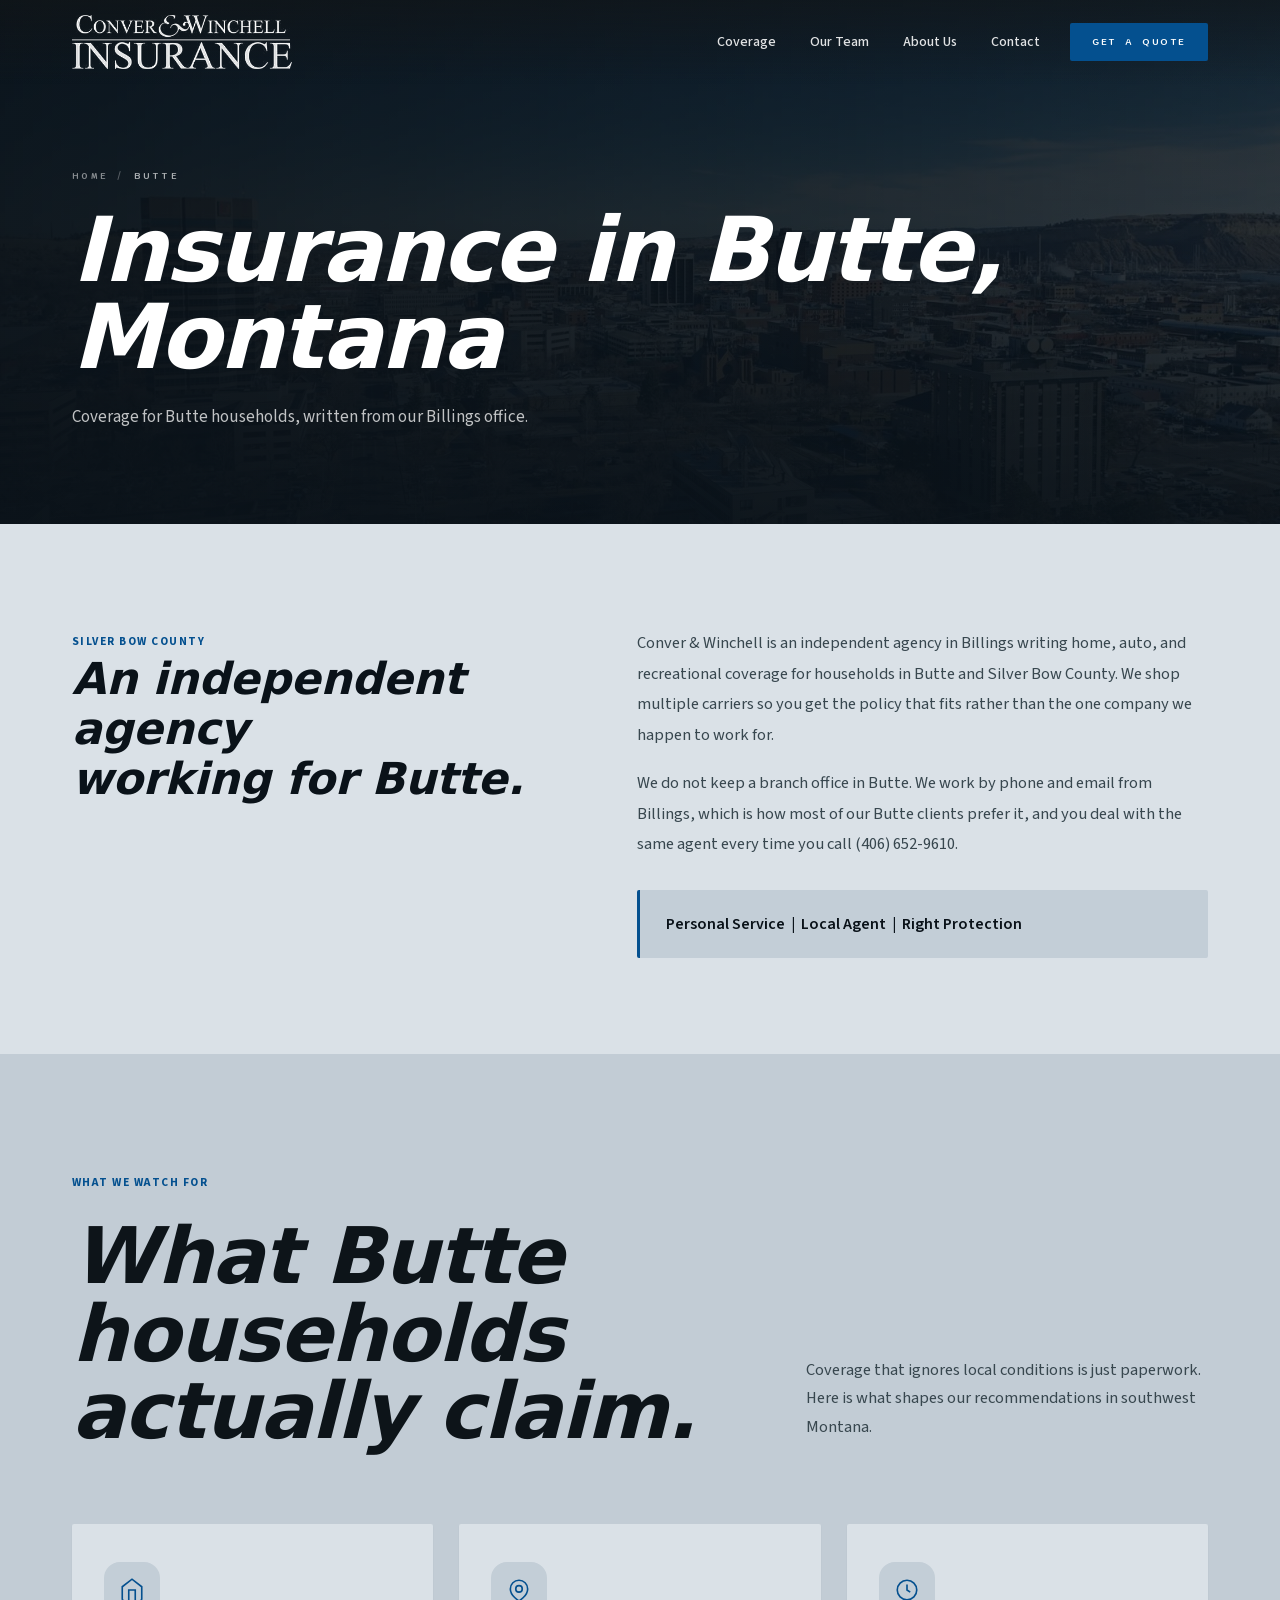
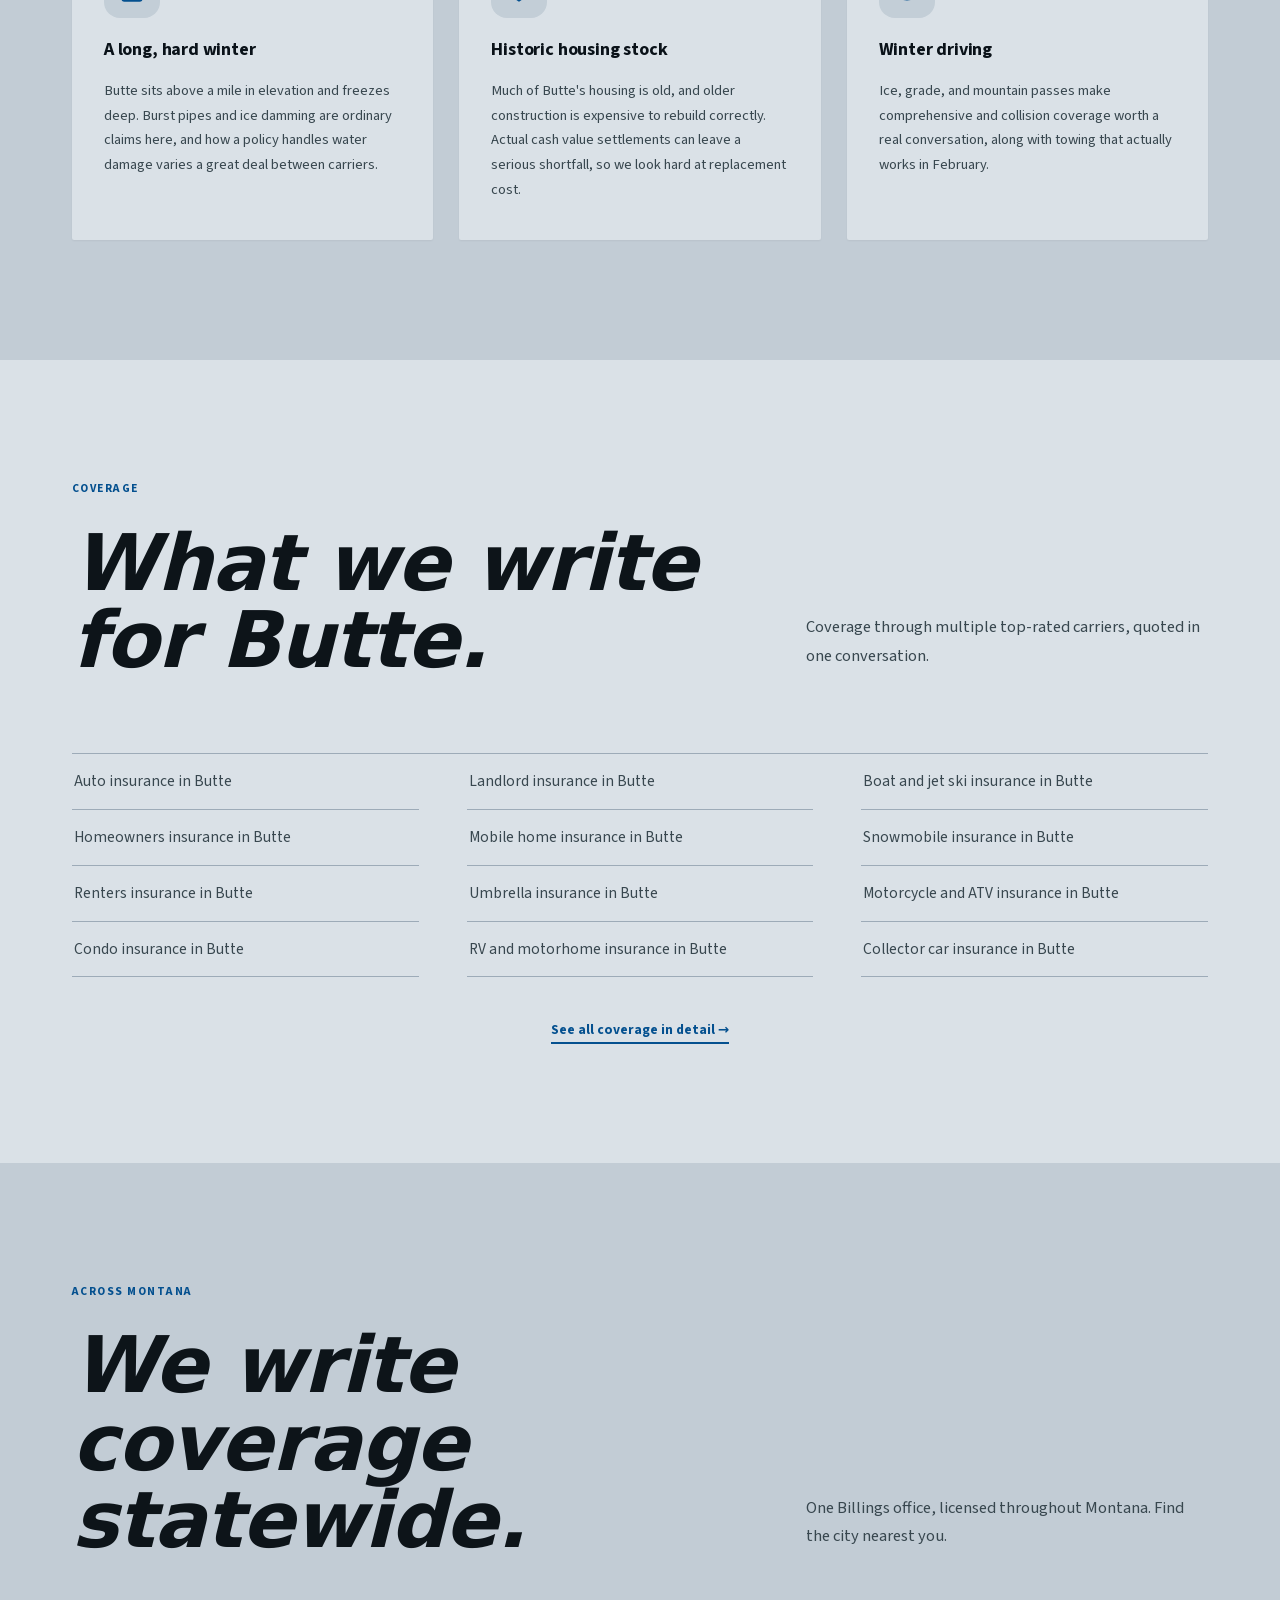
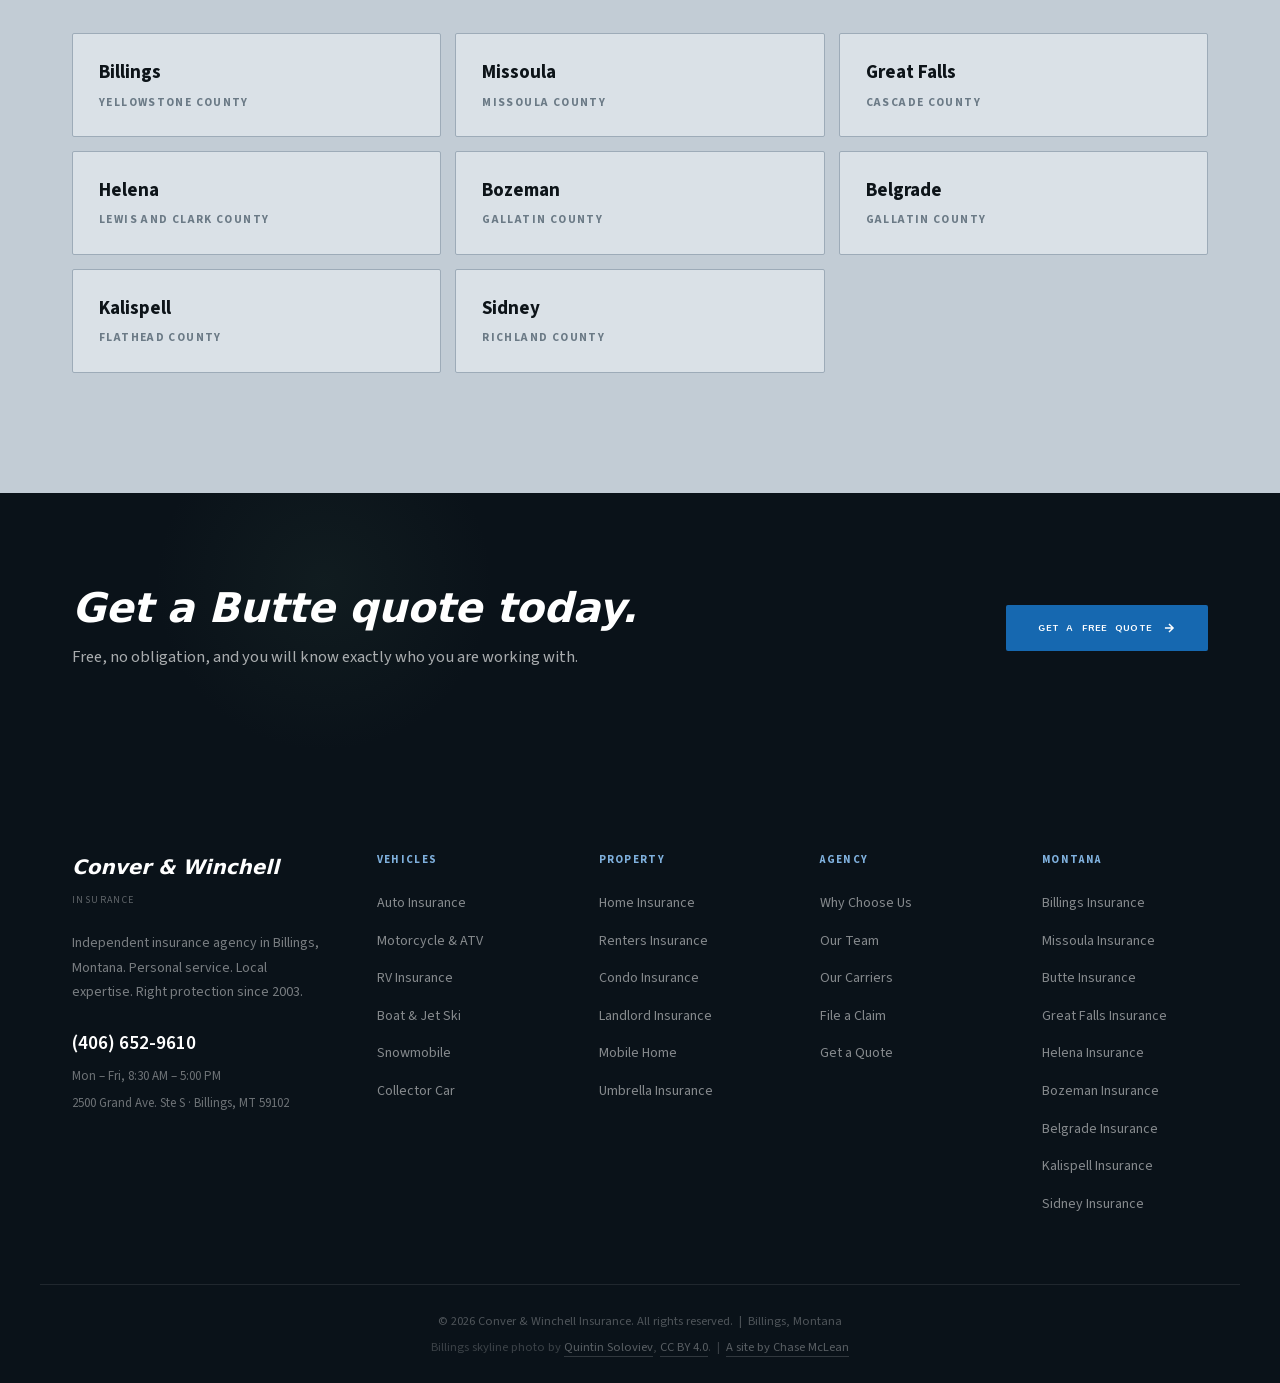
<file: butte.html>
<!DOCTYPE html>
<html lang="en">
<head>
  <meta charset="UTF-8" />
  <meta name="viewport" content="width=device-width, initial-scale=1.0" />
  <meta name="theme-color" content="#04508f" />
  <title>Butte Insurance Agency | Home, Auto &amp; RV Coverage | Conver &amp; Winchell</title>
  <meta name="description" content="Insurance for Butte, MT. Independent agency comparing multiple carriers for home, auto, RV and renters coverage in Silver Bow County. Free quote, call (406) 652-9610." />
  <link rel="canonical" href="https://www.converwinchell.com/butte.html" />
  <meta name="geo.region" content="US-MT" />
  <meta name="geo.placename" content="Butte, Montana" />
  <meta property="og:type" content="website" />
  <meta property="og:title" content="Butte Insurance Agency | Conver &amp; Winchell Insurance" />
  <meta property="og:description" content="Insurance for Butte, MT. Independent agency comparing multiple carriers for home, auto, RV and renters coverage in Silver Bow County. Free quote, call (406) 652-9610." />
  <meta property="og:image" content="images/logo.jpg" />
  <meta name="twitter:card" content="summary_large_image" />
  <link rel="icon" href="images/logo.png" />
  <link rel="preload" as="image" href="images/billings-hero-800.jpg" media="(max-width: 768px)" fetchpriority="high" />
  <link rel="preload" as="image" href="images/billings-hero-1600.jpg" media="(min-width: 769px)" fetchpriority="high" />
  <link rel="preload" href="fonts/source-sans-3-latin.woff2" as="font" type="font/woff2" crossorigin />
  <link rel="preload" href="fonts/sono-latin.woff2" as="font" type="font/woff2" crossorigin />
  <link rel="stylesheet" href="css/styles.css?v=18" />
</head>
<body>

  <header class="nav" id="nav">
    <div class="container nav__inner">
      <a href="index.html" class="nav__brand">
        <img class="nav__logo nav__logo--light" src="images/logo-white.png" alt="Conver &amp; Winchell Insurance" height="36" />
        <img class="nav__logo nav__logo--dark" src="images/logo.png" alt="Conver &amp; Winchell Insurance" height="36" />
      </a>
      <nav class="nav__links" id="navLinks">
        <a href="coverage.html">Coverage</a>
        <a href="team.html">Our Team</a>
        <a href="about.html">About Us</a>
        <a href="contact.html">Contact</a>
        <a href="contact.html" class="nav__quote-btn">Get a Quote</a>
      </nav>
      <button class="nav__hamburger" id="navToggle" aria-label="Open menu" aria-expanded="false">
        <span></span><span></span><span></span>
      </button>
    </div>
  </header>

  <!-- PAGE HERO -->
  <div class="page-hero">
    <div class="container page-hero__content">
      <div class="page-hero__breadcrumb">
        <a href="index.html">Home</a>
        <span>/</span>
        <span style="color:rgba(255,255,255,0.65)">Butte</span>
      </div>
      <h1>Insurance in Butte, Montana</h1>
      <p>Coverage for Butte households, written from our Billings office.</p>
    </div>
  </div>

  <!-- INTRO -->
  <section class="team-intro">
    <div class="container">
      <div class="team-intro__inner">
        <div>
          <div class="section-tag" style="text-align:left;">Silver Bow County</div>
          <h2>An independent agency <br>working for Butte.</h2>
        </div>
        <div class="team-intro__body">
          <p>Conver &amp; Winchell is an independent agency in Billings writing home, auto, and recreational coverage for households in Butte and Silver Bow County. We shop multiple carriers so you get the policy that fits rather than the one company we happen to work for.</p>
          <p>We do not keep a branch office in Butte. We work by phone and email from Billings, which is how most of our Butte clients prefer it, and you deal with the same agent every time you call (406) 652-9610.</p>
          <div class="team-intro__quote">Personal Service &nbsp;|&nbsp; Local Agent &nbsp;|&nbsp; Right Protection</div>
        </div>
      </div>
    </div>
  </section>

  <!-- LOCAL RISK -->
  <section class="section why-us--cards">
    <div class="container">
      <div class="section-header">
        <div class="section-tag">What we watch for</div>
        <h2>What Butte households <br>actually claim.</h2>
        <p>Coverage that ignores local conditions is just paperwork. Here is what shapes our recommendations in southwest Montana.</p>
      </div>
      <div class="why-grid">
        <div class="why-card">
          <div class="why-card__icon"><svg width="26" height="26" viewBox="0 0 24 24" fill="none" stroke="currentColor" stroke-width="1.5"><path d="M3 9l9-7 9 7v11a2 2 0 01-2 2H5a2 2 0 01-2-2z"/><polyline points="9 22 9 12 15 12 15 22"/></svg></div>
          <h3>A long, hard winter</h3>
          <p>Butte sits above a mile in elevation and freezes deep. Burst pipes and ice damming are ordinary claims here, and how a policy handles water damage varies a great deal between carriers.</p>
        </div>
        <div class="why-card">
          <div class="why-card__icon"><svg width="26" height="26" viewBox="0 0 24 24" fill="none" stroke="currentColor" stroke-width="1.5"><path d="M12 22s8-4.5 8-11a8 8 0 10-16 0c0 6.5 8 11 8 11z"/><circle cx="12" cy="11" r="3"/></svg></div>
          <h3>Historic housing stock</h3>
          <p>Much of Butte's housing is old, and older construction is expensive to rebuild correctly. Actual cash value settlements can leave a serious shortfall, so we look hard at replacement cost.</p>
        </div>
        <div class="why-card">
          <div class="why-card__icon"><svg width="26" height="26" viewBox="0 0 24 24" fill="none" stroke="currentColor" stroke-width="1.5"><circle cx="12" cy="12" r="9"/><path d="M12 7v5l3 2"/></svg></div>
          <h3>Winter driving</h3>
          <p>Ice, grade, and mountain passes make comprehensive and collision coverage worth a real conversation, along with towing that actually works in February.</p>
        </div>
      </div>
    </div>
  </section>

  <!-- COVERAGE -->
  <section class="section featured-coverage">
    <div class="container">
      <div class="section-header">
        <div class="section-tag">Coverage</div>
        <h2>What we write <br>for Butte.</h2>
        <p>Coverage through multiple top-rated carriers, quoted in one conversation.</p>
      </div>
      <div class="trust-list-plain">
        <ul>
          <li><a href="coverage.html">Auto insurance in Butte</a></li>
          <li><a href="coverage.html">Homeowners insurance in Butte</a></li>
          <li><a href="coverage.html">Renters insurance in Butte</a></li>
          <li><a href="coverage.html">Condo insurance in Butte</a></li>
          <li><a href="coverage.html">Landlord insurance in Butte</a></li>
          <li><a href="coverage.html">Mobile home insurance in Butte</a></li>
          <li><a href="coverage.html">Umbrella insurance in Butte</a></li>
          <li><a href="coverage.html">RV and motorhome insurance in Butte</a></li>
          <li><a href="coverage.html">Boat and jet ski insurance in Butte</a></li>
          <li><a href="coverage.html">Snowmobile insurance in Butte</a></li>
          <li><a href="coverage.html">Motorcycle and ATV insurance in Butte</a></li>
          <li><a href="coverage.html">Collector car insurance in Butte</a></li>
        </ul>
      </div>
      <div class="featured-coverage__all" style="margin-top:40px;">
        <a href="coverage.html">See all coverage in detail &rarr;</a>
      </div>
    </div>
  </section>

  <!-- OTHER LOCATIONS -->
  <section class="section locations">
    <div class="container">
      <div class="section-header">
        <div class="section-tag">Across Montana</div>
        <h2>We write coverage <br>statewide.</h2>
        <p>One Billings office, licensed throughout Montana. Find the city nearest you.</p>
      </div>
      <div class="locations__grid">
        <a class="location-chip" href="billings.html">Billings<span>Yellowstone County</span></a>
        <a class="location-chip" href="missoula.html">Missoula<span>Missoula County</span></a>
        <a class="location-chip" href="great-falls.html">Great Falls<span>Cascade County</span></a>
        <a class="location-chip" href="helena.html">Helena<span>Lewis and Clark County</span></a>
        <a class="location-chip" href="bozeman.html">Bozeman<span>Gallatin County</span></a>
        <a class="location-chip" href="belgrade.html">Belgrade<span>Gallatin County</span></a>
        <a class="location-chip" href="kalispell.html">Kalispell<span>Flathead County</span></a>
        <a class="location-chip" href="sidney.html">Sidney<span>Richland County</span></a>
      </div>
    </div>
  </section>

  <!-- CTA STRIP -->
  <section class="cta-strip">
    <div class="container cta-strip__inner">
      <div>
        <h2>Get a Butte quote today.</h2>
        <p>Free, no obligation, and you will know exactly who you are working with.</p>
      </div>
      <a href="contact.html" class="btn-primary">
        <span>Get a Free Quote</span>
        <svg width="14" height="14" viewBox="0 0 24 24" fill="none" stroke="currentColor" stroke-width="2.5" aria-hidden="true"><path d="M5 12h14M12 5l7 7-7 7"/></svg>
      </a>
    </div>
  </section>

  <footer class="footer">
    <div class="container footer__inner">
      <div class="footer__brand">
        <div class="footer__wordmark"><span>Conver &amp; Winchell</span><small>Insurance</small></div>
        <p>Independent insurance agency in Billings, Montana. Personal service. Local expertise. Right protection since 2003.</p>
        <div class="footer__contact-info">
          <a href="tel:4066529610">(406) 652-9610</a>
          <span>Mon – Fri, 8:30 AM – 5:00 PM</span>
          <span>2500 Grand Ave. Ste S · Billings, MT 59102</span>
        </div>
      </div>
      <div class="footer__col"><h4>Vehicles</h4><ul><li><a href="coverage.html">Auto Insurance</a></li><li><a href="coverage.html">Motorcycle &amp; ATV</a></li><li><a href="coverage.html">RV Insurance</a></li><li><a href="coverage.html">Boat &amp; Jet Ski</a></li><li><a href="coverage.html">Snowmobile</a></li><li><a href="coverage.html">Collector Car</a></li></ul></div>
      <div class="footer__col"><h4>Property</h4><ul><li><a href="coverage.html">Home Insurance</a></li><li><a href="coverage.html">Renters Insurance</a></li><li><a href="coverage.html">Condo Insurance</a></li><li><a href="coverage.html">Landlord Insurance</a></li><li><a href="coverage.html">Mobile Home</a></li><li><a href="coverage.html">Umbrella Insurance</a></li></ul></div>
      <div class="footer__col"><h4>Agency</h4><ul><li><a href="about.html">Why Choose Us</a></li><li><a href="team.html">Our Team</a></li><li><a href="about.html">Our Carriers</a></li><li><a href="contact.html">File a Claim</a></li><li><a href="contact.html">Get a Quote</a></li></ul></div>
      <div class="footer__col">
        <h4>Montana</h4>
        <ul>
          <li><a href="billings.html">Billings Insurance</a></li>
          <li><a href="missoula.html">Missoula Insurance</a></li>
          <li><a href="butte.html">Butte Insurance</a></li>
          <li><a href="great-falls.html">Great Falls Insurance</a></li>
          <li><a href="helena.html">Helena Insurance</a></li>
          <li><a href="bozeman.html">Bozeman Insurance</a></li>
          <li><a href="belgrade.html">Belgrade Insurance</a></li>
          <li><a href="kalispell.html">Kalispell Insurance</a></li>
          <li><a href="sidney.html">Sidney Insurance</a></li>
        </ul>
      </div>
    </div>
    <div class="footer__bottom"><div class="container"><p>&copy; 2026 Conver &amp; Winchell Insurance. All rights reserved. &nbsp;|&nbsp; Billings, Montana</p><p class="footer__credit">Billings skyline photo by <a href="https://commons.wikimedia.org/wiki/File:Billings,_Montana_skyline_in_2024.jpg" target="_blank" rel="noopener">Quintin Soloviev</a>, <a href="https://creativecommons.org/licenses/by/4.0/" target="_blank" rel="noopener">CC BY 4.0</a>. &nbsp;|&nbsp; <a href="https://chasemclean.com/">A site by Chase McLean</a></p></div></div>
  </footer>

  <!-- STICKY MOBILE ACTION BAR -->
  <div class="mobile-bar" id="mobileBar">
    <a href="tel:4066529610" class="mobile-bar__call">
      <svg width="15" height="15" fill="none" stroke="currentColor" stroke-width="2" viewBox="0 0 24 24"><path d="M22 16.92v3a2 2 0 01-2.18 2 19.79 19.79 0 01-8.63-3.07A19.5 19.5 0 013.07 9.8a19.79 19.79 0 01-3.07-8.68A2 2 0 012 1h3a2 2 0 012 1.72c.13.96.36 1.9.7 2.81a2 2 0 01-.45 2.11L6.09 8.91A16 16 0 0015 17.91l1.27-1.27a2 2 0 012.11-.45c.91.34 1.85.57 2.81.7A2 2 0 0122 16.92z"/></svg>
      Call Us
    </a>
    <a href="contact.html" class="mobile-bar__quote">Get a Quote</a>
  </div>

  <script type="application/ld+json">
  {
    "@context": "https://schema.org",
    "@type": "InsuranceAgency",
    "name": "Conver & Winchell Insurance",
    "url": "https://www.converwinchell.com/",
    "image": "https://www.converwinchell.com/images/logo.jpg",
    "telephone": "+1-406-652-9610",
    "foundingDate": "2003",
    "address": {
      "@type": "PostalAddress",
      "streetAddress": "2500 Grand Ave. Ste S",
      "addressLocality": "Billings",
      "addressRegion": "MT",
      "postalCode": "59102",
      "addressCountry": "US"
    },
    "openingHoursSpecification": [{
      "@type": "OpeningHoursSpecification",
      "dayOfWeek": ["Monday","Tuesday","Wednesday","Thursday","Friday"],
      "opens": "08:30",
      "closes": "17:00"
    }]
  }
  </script>

  <script src="js/main.js?v=16"></script>

  <script type="application/ld+json">
  {
    "@context": "https://schema.org",
    "@type": "InsuranceAgency",
    "name": "Conver & Winchell Insurance",
    "url": "https://www.converwinchell.com/butte.html",
    "telephone": "+1-406-652-9610",
    "priceRange": "$$",
    "image": "https://www.converwinchell.com/images/logo.jpg",
    "address": {
      "@type": "PostalAddress",
      "streetAddress": "2500 Grand Ave. Ste S",
      "addressLocality": "Billings",
      "addressRegion": "MT",
      "postalCode": "59102",
      "addressCountry": "US"
    },
    "areaServed": {
      "@type": "City",
      "name": "Butte",
      "containedInPlace": { "@type": "State", "name": "Montana" }
    },
    "description": "Insurance for Butte, MT. Independent agency comparing multiple carriers for home, auto, RV and renters coverage in Silver Bow County. Free quote, call (406) 652-9610."
  }
  </script>
</body>
</html>
</file>
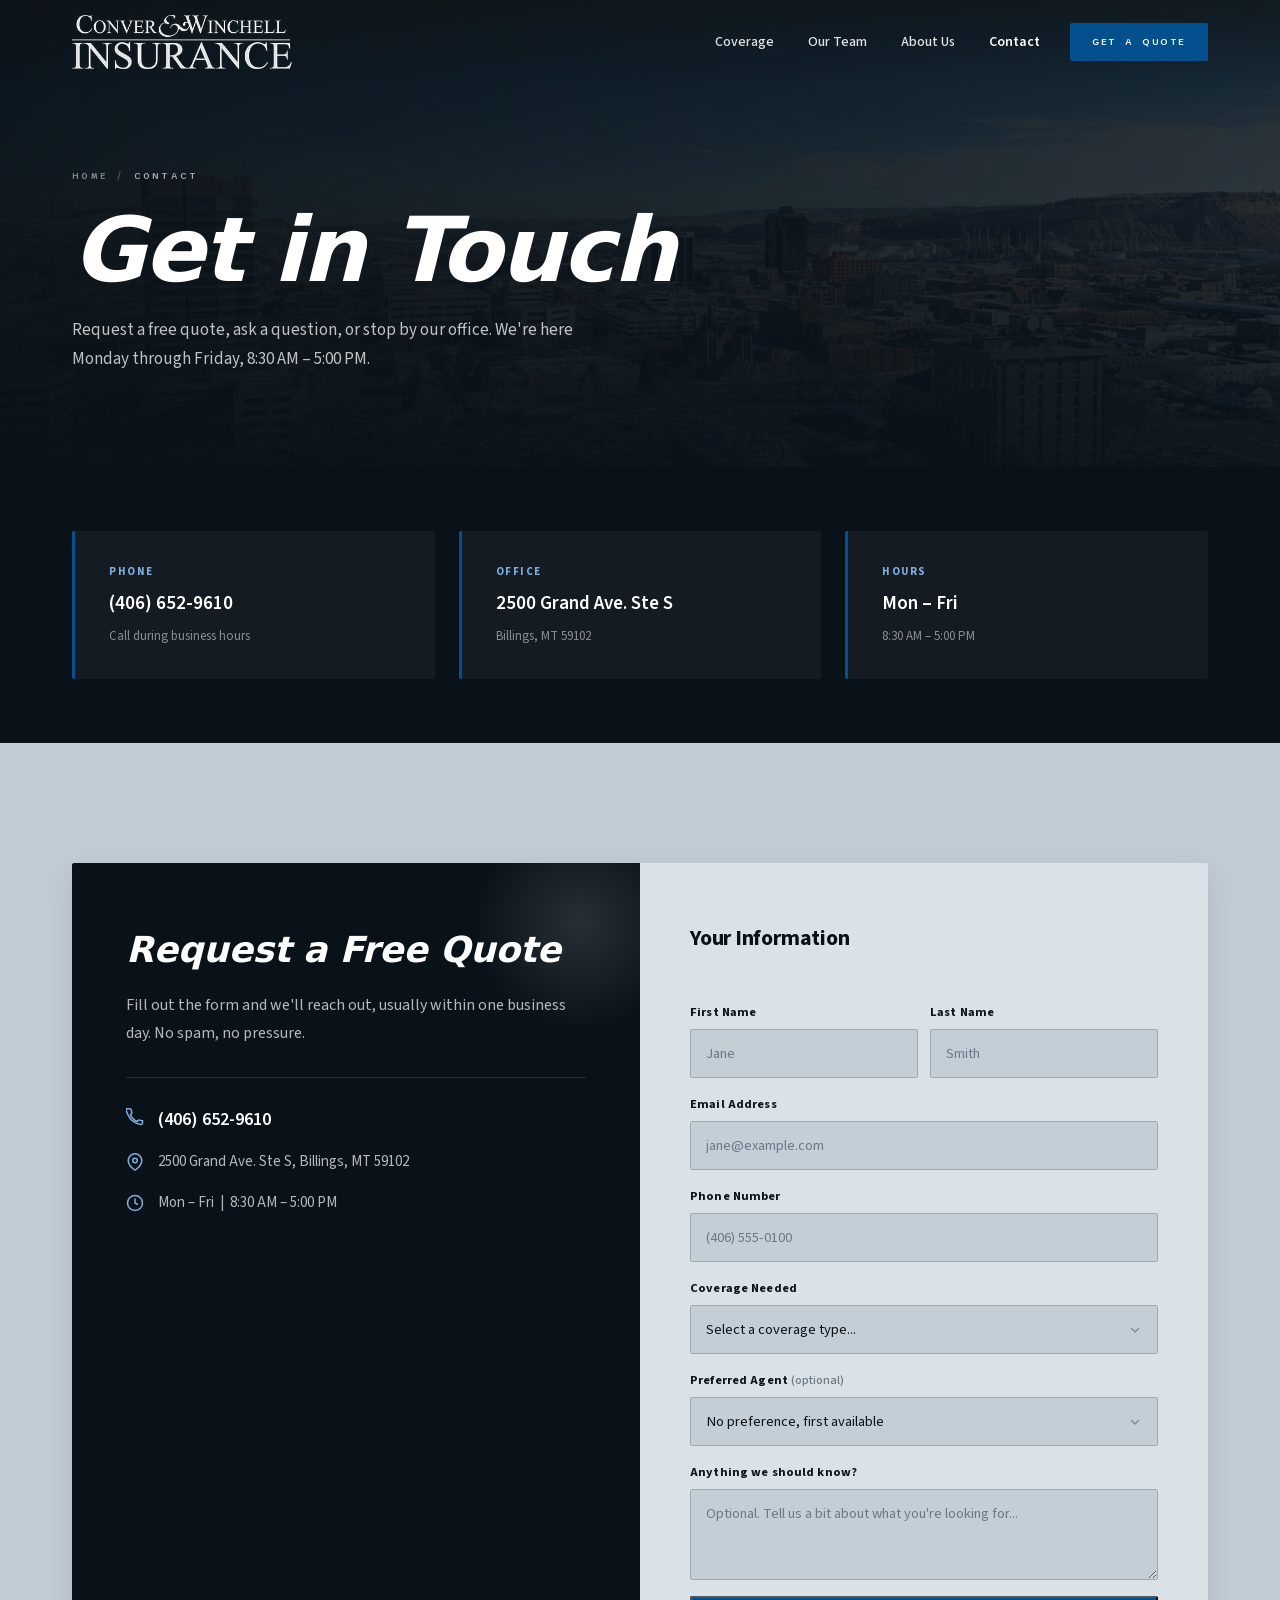
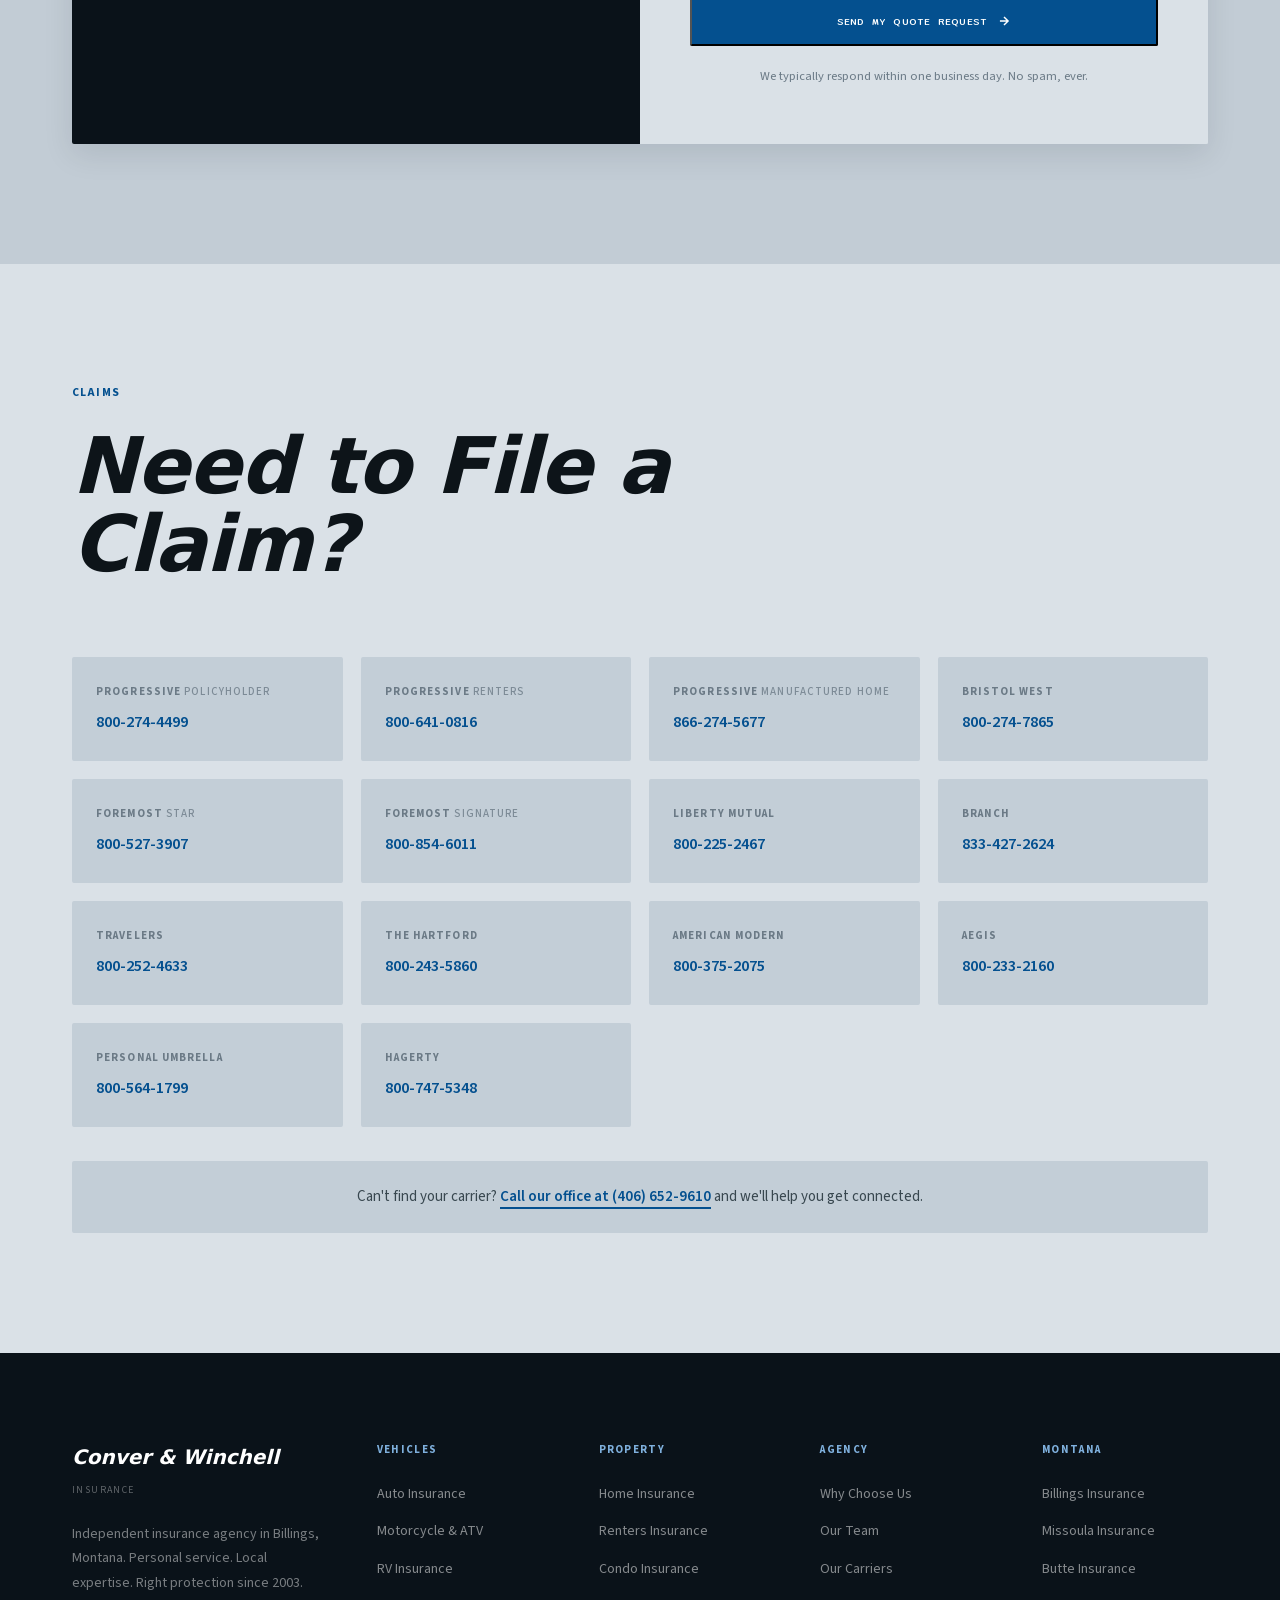
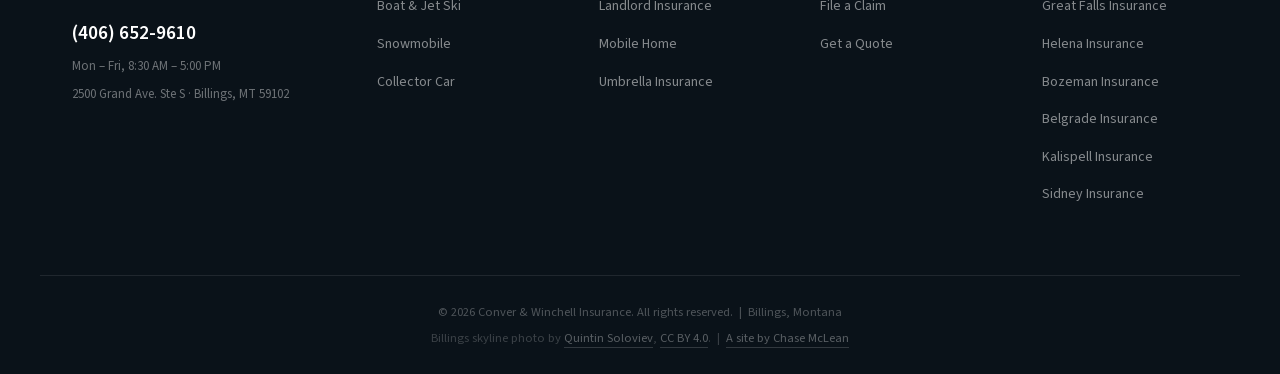
<file: contact.html>
<!DOCTYPE html>
<html lang="en">
<head>
  <meta charset="UTF-8" />
  <meta name="viewport" content="width=device-width, initial-scale=1.0" />
  <meta name="theme-color" content="#395849" />
  <title>Contact &amp; Get a Quote | Conver &amp; Winchell Insurance | Billings, MT</title>
  <meta name="description" content="Request a free insurance quote or file a claim. Conver &amp; Winchell Insurance. (406) 652-9610. 2500 Grand Ave. Ste S, Billings, MT 59102." />
  <link rel="canonical" href="https://www.converwinchell.com/contact.html" />
  <meta property="og:type" content="website" />
  <meta property="og:title" content="Contact &amp; Free Quote | Conver &amp; Winchell Insurance" />
  <meta property="og:description" content="Request a free insurance quote in Billings, MT. Call (406) 652-9610, Mon–Fri, 8:30 AM – 5:00 PM." />
  <meta property="og:image" content="images/logo.jpg" />
  <meta name="twitter:card" content="summary_large_image" />
  <link rel="icon" href="images/logo.png" />
  <link rel="preload" as="image" href="images/billings-hero-800.jpg" media="(max-width: 768px)" fetchpriority="high" />
  <link rel="preload" as="image" href="images/billings-hero-1600.jpg" media="(min-width: 769px)" fetchpriority="high" />
  <link rel="preload" href="fonts/source-sans-3-latin.woff2" as="font" type="font/woff2" crossorigin />
  <link rel="preload" href="fonts/sono-latin.woff2" as="font" type="font/woff2" crossorigin />
  <link rel="stylesheet" href="css/styles.css?v=18" />
</head>
<body>

  <header class="nav" id="nav">
    <div class="container nav__inner">
      <a href="index.html" class="nav__brand">
        <img class="nav__logo nav__logo--light" src="images/logo-white.png" alt="Conver &amp; Winchell Insurance" height="36" />
        <img class="nav__logo nav__logo--dark" src="images/logo.png" alt="Conver &amp; Winchell Insurance" height="36" />
      </a>
      <nav class="nav__links" id="navLinks">
        <a href="coverage.html">Coverage</a>
        <a href="team.html">Our Team</a>
        <a href="about.html">About Us</a>
        <a href="contact.html" class="active">Contact</a>
        <a href="contact.html" class="nav__quote-btn">Get a Quote</a>
      </nav>
      <button class="nav__hamburger" id="navToggle" aria-label="Open menu" aria-expanded="false">
        <span></span><span></span><span></span>
      </button>
    </div>
  </header>

  <!-- PAGE HERO -->
  <div class="page-hero">
    <div class="container page-hero__content">
      <div class="page-hero__breadcrumb">
        <a href="index.html">Home</a>
        <span>/</span>
        <span style="color:rgba(255,255,255,0.65)">Contact</span>
      </div>
      <h1>Get in Touch</h1>
      <p>Request a free quote, ask a question, or stop by our office. We're here Monday through Friday, 8:30 AM – 5:00 PM.</p>
    </div>
  </div>

  <!-- CONTACT INFO STRIP -->
  <div class="contact-info-strip">
    <div class="container">
      <div class="contact-info-strip__grid">
        <div class="contact-info-item">
          <div class="contact-info-item__label">Phone</div>
          <div class="contact-info-item__value"><a href="tel:4066529610">(406) 652-9610</a></div>
          <div class="contact-info-item__sub">Call during business hours</div>
        </div>
        <div class="contact-info-item">
          <div class="contact-info-item__label">Office</div>
          <div class="contact-info-item__value">2500 Grand Ave. Ste S</div>
          <div class="contact-info-item__sub">Billings, MT 59102</div>
        </div>
        <div class="contact-info-item">
          <div class="contact-info-item__label">Hours</div>
          <div class="contact-info-item__value">Mon – Fri</div>
          <div class="contact-info-item__sub">8:30 AM – 5:00 PM</div>
        </div>
      </div>
    </div>
  </div>

  <!-- QUOTE FORM -->
  <section class="cta-section">
    <div class="container">
      <div class="cta-box">
        <div class="cta-box__content">
          <h2>Request a Free Quote</h2>
          <p>Fill out the form and we'll reach out, usually within one business day. No spam, no pressure.</p>
          <div class="cta-box__contact-list">
            <div class="contact-row">
              <svg width="18" height="18" fill="none" stroke="currentColor" stroke-width="2" viewBox="0 0 24 24"><path d="M22 16.92v3a2 2 0 01-2.18 2 19.79 19.79 0 01-8.63-3.07A19.5 19.5 0 013.07 9.8a19.79 19.79 0 01-3.07-8.68A2 2 0 012 1h3a2 2 0 012 1.72c.13.96.36 1.9.7 2.81a2 2 0 01-.45 2.11L6.09 8.91A16 16 0 0015 17.91l1.27-1.27a2 2 0 012.11-.45c.91.34 1.85.57 2.81.7A2 2 0 0122 16.92z"/></svg>
              <a href="tel:4066529610">(406) 652-9610</a>
            </div>
            <div class="contact-row">
              <svg width="18" height="18" fill="none" stroke="currentColor" stroke-width="2" viewBox="0 0 24 24"><path d="M21 10c0 7-9 13-9 13s-9-6-9-13a9 9 0 0118 0z"/><circle cx="12" cy="10" r="3"/></svg>
              <span>2500 Grand Ave. Ste S, Billings, MT 59102</span>
            </div>
            <div class="contact-row">
              <svg width="18" height="18" fill="none" stroke="currentColor" stroke-width="2" viewBox="0 0 24 24"><circle cx="12" cy="12" r="10"/><polyline points="12 6 12 12 16 14"/></svg>
              <span>Mon – Fri &nbsp;|&nbsp; 8:30 AM – 5:00 PM</span>
            </div>
          </div>
        </div>
        <div class="cta-box__form">
          <form class="quote-form" id="quoteForm" name="quote-request" netlify data-netlify="true" data-netlify-honeypot="bot-field" novalidate>
            <input type="hidden" name="form-name" value="quote-request" />
            <input type="hidden" name="bot-field" />
            <h3>Your Information</h3>
            <div class="form-row">
              <div class="form-group"><label for="firstName">First Name</label><input type="text" id="firstName" name="firstName" placeholder="Jane" required /></div>
              <div class="form-group"><label for="lastName">Last Name</label><input type="text" id="lastName" name="lastName" placeholder="Smith" required /></div>
            </div>
            <div class="form-group"><label for="email">Email Address</label><input type="email" id="email" name="email" placeholder="jane@example.com" required /></div>
            <div class="form-group"><label for="phone">Phone Number</label><input type="tel" id="phone" name="phone" placeholder="(406) 555-0100" /></div>
            <div class="form-group">
              <label for="coverage">Coverage Needed</label>
              <select id="coverage" name="coverage">
                <option value="">Select a coverage type...</option>
                <option>Auto Insurance</option><option>Home Insurance</option>
                <option>Renters Insurance</option><option>RV Insurance</option>
                <option>Boat / Jet Ski Insurance</option><option>Motorcycle / ATV Insurance</option>
                <option>Snowmobile Insurance</option><option>Condo Insurance</option>
                <option>Landlord Insurance</option><option>Mobile Home Insurance</option>
                <option>Umbrella Insurance</option><option>Collector Car Insurance</option>
                <option>Multiple / Bundle</option>
              </select>
            </div>
            <div class="form-group">
              <label for="agent">Preferred Agent <span style="font-weight:500; text-transform:none; letter-spacing:0; color:var(--text-light);">(optional)</span></label>
              <select id="agent" name="agent">
                <option value="">No preference, first available</option>
                <option>Sara McLean</option>
                <option>Brandi Deming</option>
                <option>Charley McLean</option>
              </select>
            </div>
            <div class="form-group"><label for="message">Anything we should know?</label><textarea id="message" name="message" rows="3" placeholder="Optional. Tell us a bit about what you're looking for..."></textarea></div>
            <button type="submit" class="btn-primary btn--full">
              <span>Send My Quote Request</span>
              <svg width="14" height="14" viewBox="0 0 24 24" fill="none" stroke="currentColor" stroke-width="2.5"><path d="M5 12h14M12 5l7 7-7 7"/></svg>
            </button>
            <p class="form-note">We typically respond within one business day. No spam, ever.</p>
          </form>
        </div>
      </div>
    </div>
  </section>

  <!-- CLAIMS -->
  <section class="section claims">
    <div class="container">
      <div class="section-header">
        <div class="section-tag">Claims</div>
        <h2>Need to File a Claim?</h2>
      </div>
      <div class="claims__grid">
        <div class="claim-card"><div class="claim-card__carrier">Progressive <small>Policyholder</small></div><a href="tel:18002744499" class="claim-card__phone">800-274-4499</a></div>
        <div class="claim-card"><div class="claim-card__carrier">Progressive <small>Renters</small></div><a href="tel:18006410816" class="claim-card__phone">800-641-0816</a></div>
        <div class="claim-card"><div class="claim-card__carrier">Progressive <small>Manufactured Home</small></div><a href="tel:18662745677" class="claim-card__phone">866-274-5677</a></div>
        <div class="claim-card"><div class="claim-card__carrier">Bristol West</div><a href="tel:18002747865" class="claim-card__phone">800-274-7865</a></div>
        <div class="claim-card"><div class="claim-card__carrier">Foremost <small>Star</small></div><a href="tel:18005273907" class="claim-card__phone">800-527-3907</a></div>
        <div class="claim-card"><div class="claim-card__carrier">Foremost <small>Signature</small></div><a href="tel:18008546011" class="claim-card__phone">800-854-6011</a></div>
        <div class="claim-card"><div class="claim-card__carrier">Liberty Mutual</div><a href="tel:18002252467" class="claim-card__phone">800-225-2467</a></div>
        <div class="claim-card"><div class="claim-card__carrier">Branch</div><a href="tel:18334272624" class="claim-card__phone">833-427-2624</a></div>
        <div class="claim-card"><div class="claim-card__carrier">Travelers</div><a href="tel:18002524633" class="claim-card__phone">800-252-4633</a></div>
        <div class="claim-card"><div class="claim-card__carrier">The Hartford</div><a href="tel:18002435860" class="claim-card__phone">800-243-5860</a></div>
        <div class="claim-card"><div class="claim-card__carrier">American Modern</div><a href="tel:18003752075" class="claim-card__phone">800-375-2075</a></div>
        <div class="claim-card"><div class="claim-card__carrier">Aegis</div><a href="tel:18002332160" class="claim-card__phone">800-233-2160</a></div>
        <div class="claim-card"><div class="claim-card__carrier">Personal Umbrella</div><a href="tel:18005641799" class="claim-card__phone">800-564-1799</a></div>
        <div class="claim-card"><div class="claim-card__carrier">Hagerty</div><a href="tel:18007475348" class="claim-card__phone">800-747-5348</a></div>
      </div>
      <div class="claims__note">
        <p>Can't find your carrier? <a href="tel:4066529610">Call our office at (406) 652-9610</a> and we'll help you get connected.</p>
      </div>
    </div>
  </section>

  <footer class="footer">
    <div class="container footer__inner">
      <div class="footer__brand">
        <div class="footer__wordmark"><span>Conver &amp; Winchell</span><small>Insurance</small></div>
        <p>Independent insurance agency in Billings, Montana. Personal service. Local expertise. Right protection since 2003.</p>
        <div class="footer__contact-info">
          <a href="tel:4066529610">(406) 652-9610</a>
          <span>Mon – Fri, 8:30 AM – 5:00 PM</span>
          <span>2500 Grand Ave. Ste S · Billings, MT 59102</span>
        </div>
      </div>
      <div class="footer__col"><h4>Vehicles</h4><ul><li><a href="coverage.html">Auto Insurance</a></li><li><a href="coverage.html">Motorcycle &amp; ATV</a></li><li><a href="coverage.html">RV Insurance</a></li><li><a href="coverage.html">Boat &amp; Jet Ski</a></li><li><a href="coverage.html">Snowmobile</a></li><li><a href="coverage.html">Collector Car</a></li></ul></div>
      <div class="footer__col"><h4>Property</h4><ul><li><a href="coverage.html">Home Insurance</a></li><li><a href="coverage.html">Renters Insurance</a></li><li><a href="coverage.html">Condo Insurance</a></li><li><a href="coverage.html">Landlord Insurance</a></li><li><a href="coverage.html">Mobile Home</a></li><li><a href="coverage.html">Umbrella Insurance</a></li></ul></div>
      <div class="footer__col"><h4>Agency</h4><ul><li><a href="about.html">Why Choose Us</a></li><li><a href="team.html">Our Team</a></li><li><a href="about.html">Our Carriers</a></li><li><a href="contact.html">File a Claim</a></li><li><a href="contact.html">Get a Quote</a></li></ul></div>
      <div class="footer__col">
        <h4>Montana</h4>
        <ul>
          <li><a href="billings.html">Billings Insurance</a></li>
          <li><a href="missoula.html">Missoula Insurance</a></li>
          <li><a href="butte.html">Butte Insurance</a></li>
          <li><a href="great-falls.html">Great Falls Insurance</a></li>
          <li><a href="helena.html">Helena Insurance</a></li>
          <li><a href="bozeman.html">Bozeman Insurance</a></li>
          <li><a href="belgrade.html">Belgrade Insurance</a></li>
          <li><a href="kalispell.html">Kalispell Insurance</a></li>
          <li><a href="sidney.html">Sidney Insurance</a></li>
        </ul>
      </div>
    </div>
    <div class="footer__bottom"><div class="container"><p>&copy; 2026 Conver &amp; Winchell Insurance. All rights reserved. &nbsp;|&nbsp; Billings, Montana</p><p class="footer__credit">Billings skyline photo by <a href="https://commons.wikimedia.org/wiki/File:Billings,_Montana_skyline_in_2024.jpg" target="_blank" rel="noopener">Quintin Soloviev</a>, <a href="https://creativecommons.org/licenses/by/4.0/" target="_blank" rel="noopener">CC BY 4.0</a>. &nbsp;|&nbsp; <a href="https://chasemclean.com/">A site by Chase McLean</a></p></div></div>
  </footer>

  <!-- STICKY MOBILE ACTION BAR -->
  <div class="mobile-bar" id="mobileBar">
    <a href="tel:4066529610" class="mobile-bar__call">
      <svg width="15" height="15" fill="none" stroke="currentColor" stroke-width="2" viewBox="0 0 24 24"><path d="M22 16.92v3a2 2 0 01-2.18 2 19.79 19.79 0 01-8.63-3.07A19.5 19.5 0 013.07 9.8a19.79 19.79 0 01-3.07-8.68A2 2 0 012 1h3a2 2 0 012 1.72c.13.96.36 1.9.7 2.81a2 2 0 01-.45 2.11L6.09 8.91A16 16 0 0015 17.91l1.27-1.27a2 2 0 012.11-.45c.91.34 1.85.57 2.81.7A2 2 0 0122 16.92z"/></svg>
      Call Us
    </a>
    <a href="contact.html" class="mobile-bar__quote">Get a Quote</a>
  </div>

  <script type="application/ld+json">
  {
    "@context": "https://schema.org",
    "@type": "InsuranceAgency",
    "name": "Conver & Winchell Insurance",
    "url": "https://www.converwinchell.com/",
    "image": "https://www.converwinchell.com/images/logo.jpg",
    "telephone": "+1-406-652-9610",
    "foundingDate": "2003",
    "address": {
      "@type": "PostalAddress",
      "streetAddress": "2500 Grand Ave. Ste S",
      "addressLocality": "Billings",
      "addressRegion": "MT",
      "postalCode": "59102",
      "addressCountry": "US"
    },
    "openingHoursSpecification": [{
      "@type": "OpeningHoursSpecification",
      "dayOfWeek": ["Monday","Tuesday","Wednesday","Thursday","Friday"],
      "opens": "08:30",
      "closes": "17:00"
    }]
  }
  </script>

  <script src="js/main.js?v=16"></script>
</body>
</html>
</file>
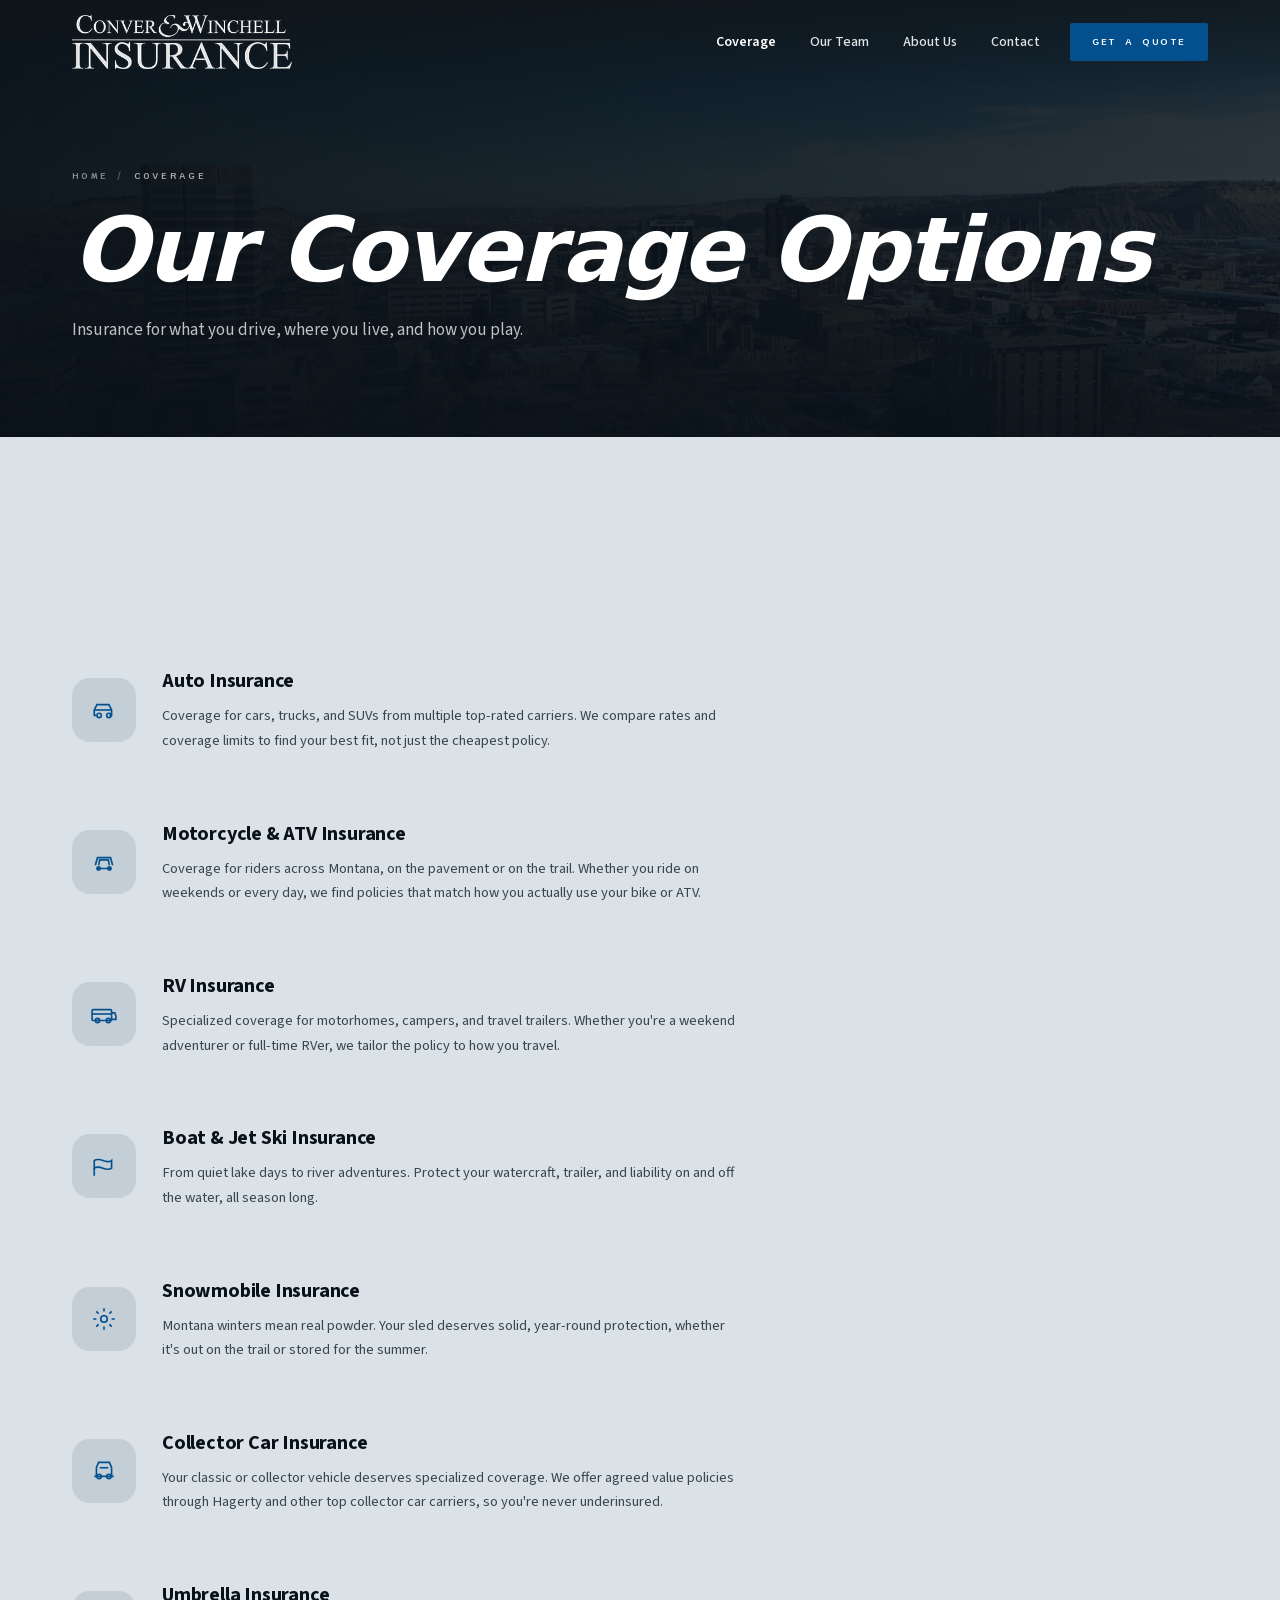
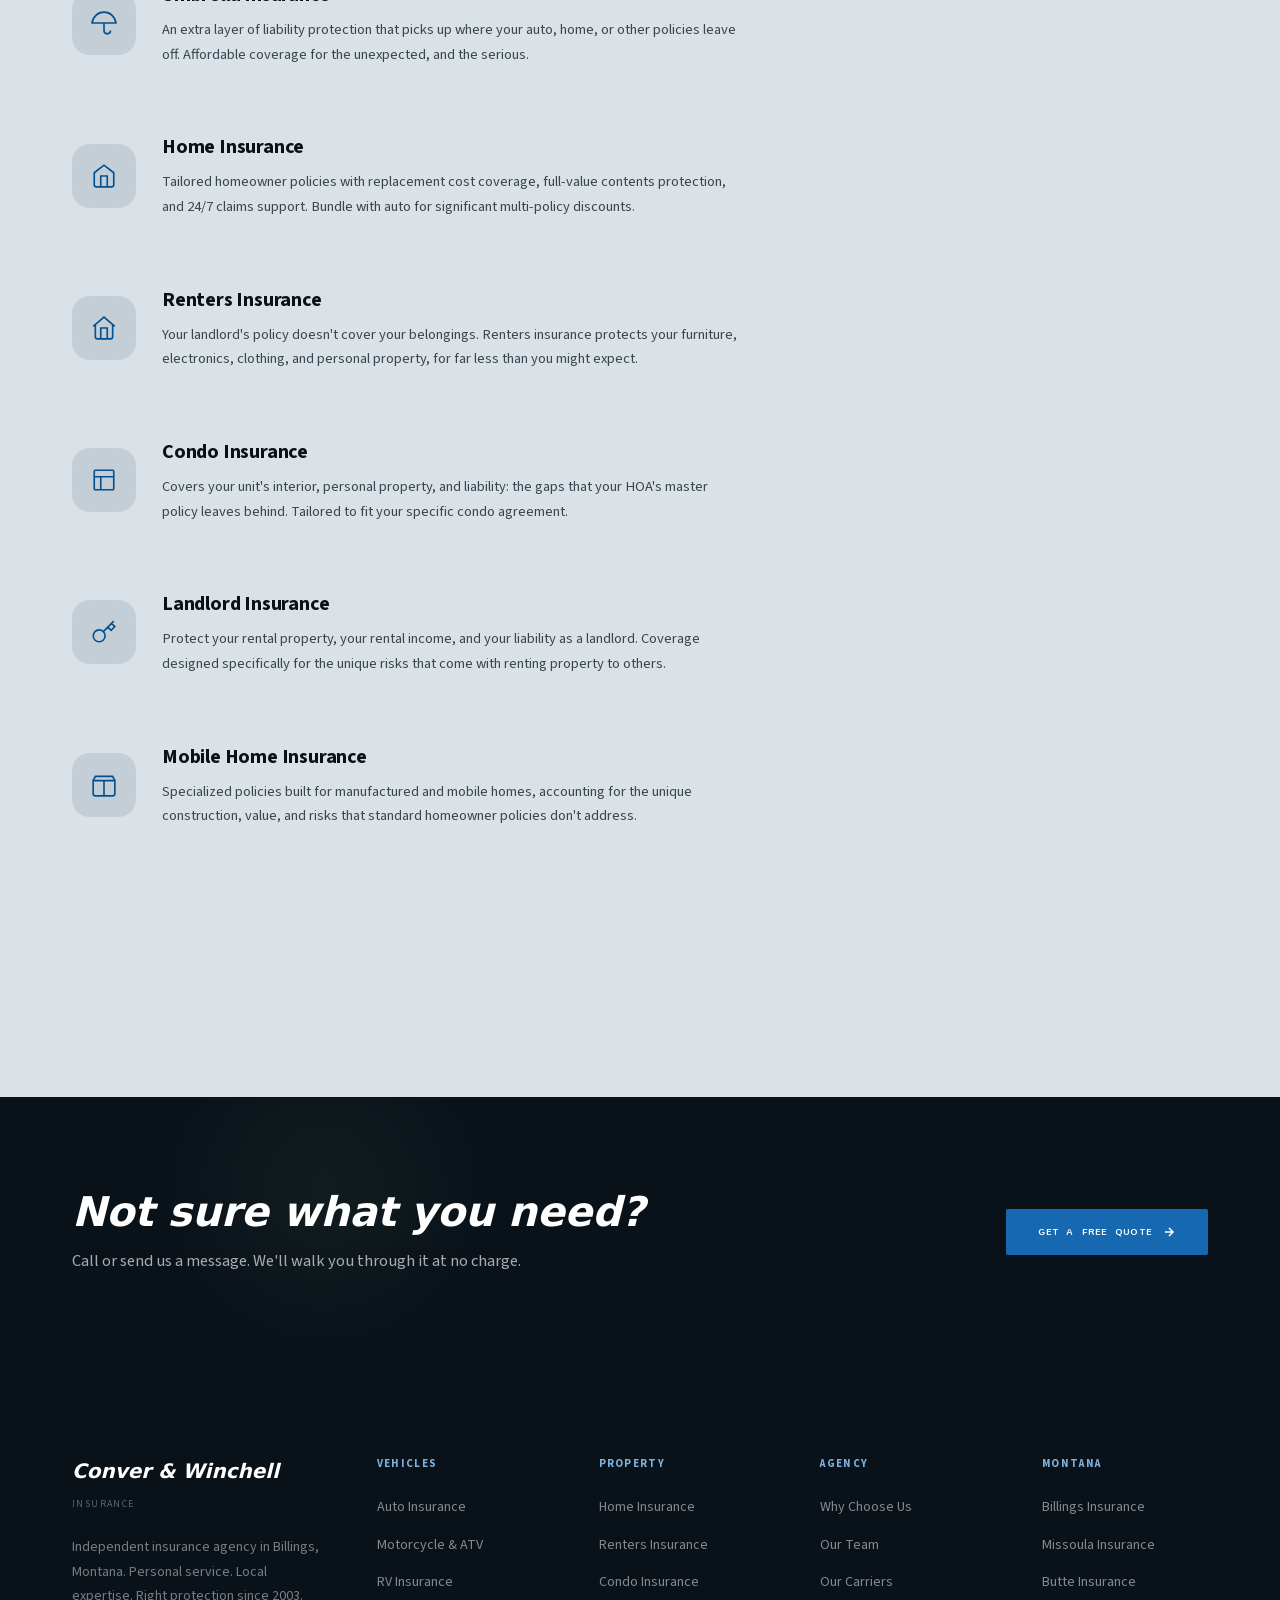
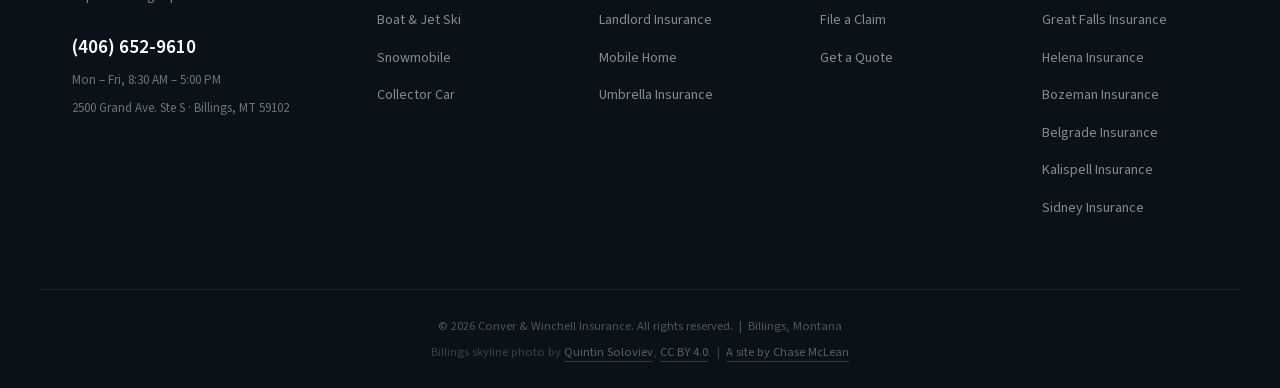
<file: coverage.html>
<!DOCTYPE html>
<html lang="en">
<head>
  <meta charset="UTF-8" />
  <meta name="viewport" content="width=device-width, initial-scale=1.0" />
  <meta name="theme-color" content="#395849" />
  <title>Coverage Options | Conver &amp; Winchell Insurance | Billings, MT</title>
  <meta name="description" content="Auto, home, RV, boat, renters, condo, and more. Conver &amp; Winchell Insurance offers coverage from multiple top carriers in Billings, Montana." />
  <link rel="canonical" href="https://www.converwinchell.com/coverage.html" />
  <meta property="og:type" content="website" />
  <meta property="og:title" content="Coverage Options | Conver &amp; Winchell Insurance" />
  <meta property="og:description" content="Coverage from multiple top-rated carriers: auto, home, RV, boat, renters and more in Billings, MT." />
  <meta property="og:image" content="images/logo.jpg" />
  <meta name="twitter:card" content="summary_large_image" />
  <link rel="icon" href="images/logo.png" />
  <link rel="preload" as="image" href="images/billings-hero-800.jpg" media="(max-width: 768px)" fetchpriority="high" />
  <link rel="preload" as="image" href="images/billings-hero-1600.jpg" media="(min-width: 769px)" fetchpriority="high" />
  <link rel="preload" href="fonts/source-sans-3-latin.woff2" as="font" type="font/woff2" crossorigin />
  <link rel="preload" href="fonts/sono-latin.woff2" as="font" type="font/woff2" crossorigin />
  <link rel="stylesheet" href="css/styles.css?v=18" />
</head>
<body>

  <header class="nav" id="nav">
    <div class="container nav__inner">
      <a href="index.html" class="nav__brand">
        <img class="nav__logo nav__logo--light" src="images/logo-white.png" alt="Conver &amp; Winchell Insurance" height="36" />
        <img class="nav__logo nav__logo--dark" src="images/logo.png" alt="Conver &amp; Winchell Insurance" height="36" />
      </a>
      <nav class="nav__links" id="navLinks">
        <a href="coverage.html" class="active">Coverage</a>
        <a href="team.html">Our Team</a>
        <a href="about.html">About Us</a>
        <a href="contact.html">Contact</a>
        <a href="contact.html" class="nav__quote-btn">Get a Quote</a>
      </nav>
      <button class="nav__hamburger" id="navToggle" aria-label="Open menu" aria-expanded="false">
        <span></span><span></span><span></span>
      </button>
    </div>
  </header>

  <!-- PAGE HERO -->
  <div class="page-hero">
    <div class="container page-hero__content">
      <div class="page-hero__breadcrumb">
        <a href="index.html">Home</a>
        <span>/</span>
        <span style="color:rgba(255,255,255,0.65)">Coverage</span>
      </div>
      <h1>Our Coverage Options</h1>
      <p>Insurance for what you drive, where you live, and how you play.</p>
    </div>
  </div>

  <!-- COVERAGE LIST -->
  <section class="coverage-page section">
    <div class="container">
      <div class="coverage-section">

        <div class="cov-row">
          <div class="cov-row__icon">
            <svg width="26" height="26" viewBox="0 0 24 24" fill="none" stroke="currentColor" stroke-width="1.5"><path d="M5 17H3v-5l2.5-5h11L19 12v5h-2"/><circle cx="7.5" cy="17" r="2"/><circle cx="16.5" cy="17" r="2"/><path d="M3 12h16"/></svg>
          </div>
          <div class="cov-row__body">
            <div class="cov-row__title">Auto Insurance</div>
            <div class="cov-row__desc">Coverage for cars, trucks, and SUVs from multiple top-rated carriers. We compare rates and coverage limits to find your best fit, not just the cheapest policy.</div>
          </div>
          <a href="contact.html" class="cov-row__action">
            Get a Quote <svg width="13" height="13" viewBox="0 0 24 24" fill="none" stroke="currentColor" stroke-width="2.5"><path d="M5 12h14M12 5l7 7-7 7"/></svg>
          </a>
        </div>

        <div class="cov-row">
          <div class="cov-row__icon">
            <svg width="26" height="26" viewBox="0 0 24 24" fill="none" stroke="currentColor" stroke-width="1.5"><path d="M5 18h14M4 15l2-7h12l2 7"/><path d="M7 15l1-5h8l1 5"/><circle cx="7" cy="18" r="1.5"/><circle cx="17" cy="18" r="1.5"/></svg>
          </div>
          <div class="cov-row__body">
            <div class="cov-row__title">Motorcycle &amp; ATV Insurance</div>
            <div class="cov-row__desc">Coverage for riders across Montana, on the pavement or on the trail. Whether you ride on weekends or every day, we find policies that match how you actually use your bike or ATV.</div>
          </div>
          <a href="contact.html" class="cov-row__action">
            Get a Quote <svg width="13" height="13" viewBox="0 0 24 24" fill="none" stroke="currentColor" stroke-width="2.5"><path d="M5 12h14M12 5l7 7-7 7"/></svg>
          </a>
        </div>

        <div class="cov-row">
          <div class="cov-row__icon">
            <svg width="26" height="26" viewBox="0 0 24 24" fill="none" stroke="currentColor" stroke-width="1.5"><rect x="1" y="8" width="18" height="10" rx="1"/><path d="M19 11h3l1 3v3h-4"/><circle cx="6" cy="18" r="2"/><circle cx="16" cy="18" r="2"/><path d="M1 12h18"/></svg>
          </div>
          <div class="cov-row__body">
            <div class="cov-row__title">RV Insurance</div>
            <div class="cov-row__desc">Specialized coverage for motorhomes, campers, and travel trailers. Whether you're a weekend adventurer or full-time RVer, we tailor the policy to how you travel.</div>
          </div>
          <a href="contact.html" class="cov-row__action">
            Get a Quote <svg width="13" height="13" viewBox="0 0 24 24" fill="none" stroke="currentColor" stroke-width="2.5"><path d="M5 12h14M12 5l7 7-7 7"/></svg>
          </a>
        </div>

        <div class="cov-row">
          <div class="cov-row__icon">
            <svg width="26" height="26" viewBox="0 0 24 24" fill="none" stroke="currentColor" stroke-width="1.5"><path d="M3 14s1-1 4-1 5 2 8 2 4-1 4-1V7s-1 1-4 1-5-2-8-2-4 1-4 1z"/><line x1="3" y1="21" x2="3" y2="14"/></svg>
          </div>
          <div class="cov-row__body">
            <div class="cov-row__title">Boat &amp; Jet Ski Insurance</div>
            <div class="cov-row__desc">From quiet lake days to river adventures. Protect your watercraft, trailer, and liability on and off the water, all season long.</div>
          </div>
          <a href="contact.html" class="cov-row__action">
            Get a Quote <svg width="13" height="13" viewBox="0 0 24 24" fill="none" stroke="currentColor" stroke-width="2.5"><path d="M5 12h14M12 5l7 7-7 7"/></svg>
          </a>
        </div>

        <div class="cov-row">
          <div class="cov-row__icon">
            <svg width="26" height="26" viewBox="0 0 24 24" fill="none" stroke="currentColor" stroke-width="1.5"><circle cx="12" cy="12" r="3"/><path d="M12 2v3M12 19v3M2 12h3M19 12h3M4.9 4.9l2.1 2.1M17 17l2.1 2.1M4.9 19.1L7 17M17 7l2.1-2.1"/></svg>
          </div>
          <div class="cov-row__body">
            <div class="cov-row__title">Snowmobile Insurance</div>
            <div class="cov-row__desc">Montana winters mean real powder. Your sled deserves solid, year-round protection, whether it's out on the trail or stored for the summer.</div>
          </div>
          <a href="contact.html" class="cov-row__action">
            Get a Quote <svg width="13" height="13" viewBox="0 0 24 24" fill="none" stroke="currentColor" stroke-width="2.5"><path d="M5 12h14M12 5l7 7-7 7"/></svg>
          </a>
        </div>

        <div class="cov-row">
          <div class="cov-row__icon">
            <svg width="26" height="26" viewBox="0 0 24 24" fill="none" stroke="currentColor" stroke-width="1.5"><path d="M3 17h18M5 17V9l2-5h10l2 5v8"/><path d="M8 9h8"/><circle cx="7.5" cy="17" r="2"/><circle cx="16.5" cy="17" r="2"/></svg>
          </div>
          <div class="cov-row__body">
            <div class="cov-row__title">Collector Car Insurance</div>
            <div class="cov-row__desc">Your classic or collector vehicle deserves specialized coverage. We offer agreed value policies through Hagerty and other top collector car carriers, so you're never underinsured.</div>
          </div>
          <a href="contact.html" class="cov-row__action">
            Get a Quote <svg width="13" height="13" viewBox="0 0 24 24" fill="none" stroke="currentColor" stroke-width="2.5"><path d="M5 12h14M12 5l7 7-7 7"/></svg>
          </a>
        </div>

        <div class="cov-row">
          <div class="cov-row__icon">
            <svg width="26" height="26" viewBox="0 0 24 24" fill="none" stroke="currentColor" stroke-width="1.5"><path d="M23 12a11.05 11.05 0 00-22 0zm-5 7a3 3 0 01-6 0v-7"/></svg>
          </div>
          <div class="cov-row__body">
            <div class="cov-row__title">Umbrella Insurance</div>
            <div class="cov-row__desc">An extra layer of liability protection that picks up where your auto, home, or other policies leave off. Affordable coverage for the unexpected, and the serious.</div>
          </div>
          <a href="contact.html" class="cov-row__action">
            Get a Quote <svg width="13" height="13" viewBox="0 0 24 24" fill="none" stroke="currentColor" stroke-width="2.5"><path d="M5 12h14M12 5l7 7-7 7"/></svg>
          </a>
        </div>

        <div class="cov-row">
          <div class="cov-row__icon">
            <svg width="26" height="26" viewBox="0 0 24 24" fill="none" stroke="currentColor" stroke-width="1.5"><path d="M3 9l9-7 9 7v11a2 2 0 01-2 2H5a2 2 0 01-2-2z"/><polyline points="9 22 9 12 15 12 15 22"/></svg>
          </div>
          <div class="cov-row__body">
            <div class="cov-row__title">Home Insurance</div>
            <div class="cov-row__desc">Tailored homeowner policies with replacement cost coverage, full-value contents protection, and 24/7 claims support. Bundle with auto for significant multi-policy discounts.</div>
          </div>
          <a href="contact.html" class="cov-row__action">
            Get a Quote <svg width="13" height="13" viewBox="0 0 24 24" fill="none" stroke="currentColor" stroke-width="2.5"><path d="M5 12h14M12 5l7 7-7 7"/></svg>
          </a>
        </div>

        <div class="cov-row">
          <div class="cov-row__icon">
            <svg width="26" height="26" viewBox="0 0 24 24" fill="none" stroke="currentColor" stroke-width="1.5"><path d="M20 9v11a2 2 0 01-2 2H6a2 2 0 01-2-2V9"/><path d="M9 22V12h6v10"/><path d="M2 10.6L12 2l10 8.6"/></svg>
          </div>
          <div class="cov-row__body">
            <div class="cov-row__title">Renters Insurance</div>
            <div class="cov-row__desc">Your landlord's policy doesn't cover your belongings. Renters insurance protects your furniture, electronics, clothing, and personal property, for far less than you might expect.</div>
          </div>
          <a href="contact.html" class="cov-row__action">
            Get a Quote <svg width="13" height="13" viewBox="0 0 24 24" fill="none" stroke="currentColor" stroke-width="2.5"><path d="M5 12h14M12 5l7 7-7 7"/></svg>
          </a>
        </div>

        <div class="cov-row">
          <div class="cov-row__icon">
            <svg width="26" height="26" viewBox="0 0 24 24" fill="none" stroke="currentColor" stroke-width="1.5"><rect x="3" y="3" width="18" height="18" rx="1"/><path d="M3 9h18M9 21V9"/></svg>
          </div>
          <div class="cov-row__body">
            <div class="cov-row__title">Condo Insurance</div>
            <div class="cov-row__desc">Covers your unit's interior, personal property, and liability: the gaps that your HOA's master policy leaves behind. Tailored to fit your specific condo agreement.</div>
          </div>
          <a href="contact.html" class="cov-row__action">
            Get a Quote <svg width="13" height="13" viewBox="0 0 24 24" fill="none" stroke="currentColor" stroke-width="2.5"><path d="M5 12h14M12 5l7 7-7 7"/></svg>
          </a>
        </div>

        <div class="cov-row">
          <div class="cov-row__icon">
            <svg width="26" height="26" viewBox="0 0 24 24" fill="none" stroke="currentColor" stroke-width="1.5"><path d="M21 2l-2 2m-7.61 7.61a5.5 5.5 0 11-7.778 7.778 5.5 5.5 0 017.777-7.777zm0 0L15.5 7.5m0 0l3 3L22 7l-3-3m-3.5 3.5L19 4"/></svg>
          </div>
          <div class="cov-row__body">
            <div class="cov-row__title">Landlord Insurance</div>
            <div class="cov-row__desc">Protect your rental property, your rental income, and your liability as a landlord. Coverage designed specifically for the unique risks that come with renting property to others.</div>
          </div>
          <a href="contact.html" class="cov-row__action">
            Get a Quote <svg width="13" height="13" viewBox="0 0 24 24" fill="none" stroke="currentColor" stroke-width="2.5"><path d="M5 12h14M12 5l7 7-7 7"/></svg>
          </a>
        </div>

        <div class="cov-row">
          <div class="cov-row__icon">
            <svg width="26" height="26" viewBox="0 0 24 24" fill="none" stroke="currentColor" stroke-width="1.5"><path d="M2 8h20v12a2 2 0 01-2 2H4a2 2 0 01-2-2V8z"/><path d="M2 8l2-4h16l2 4"/><path d="M12 8v14"/></svg>
          </div>
          <div class="cov-row__body">
            <div class="cov-row__title">Mobile Home Insurance</div>
            <div class="cov-row__desc">Specialized policies built for manufactured and mobile homes, accounting for the unique construction, value, and risks that standard homeowner policies don't address.</div>
          </div>
          <a href="contact.html" class="cov-row__action">
            Get a Quote <svg width="13" height="13" viewBox="0 0 24 24" fill="none" stroke="currentColor" stroke-width="2.5"><path d="M5 12h14M12 5l7 7-7 7"/></svg>
          </a>
        </div>
      </div>
    </div>
  </section>

  <!-- CTA STRIP -->
  <div class="cta-strip">
    <div class="container">
      <div class="cta-strip__inner">
        <div>
          <h2>Not sure what you need?</h2>
          <p>Call or send us a message. We'll walk you through it at no charge.</p>
        </div>
        <a href="contact.html" class="btn-primary">
          <span>Get a Free Quote</span>
          <svg width="14" height="14" viewBox="0 0 24 24" fill="none" stroke="currentColor" stroke-width="2.5"><path d="M5 12h14M12 5l7 7-7 7"/></svg>
        </a>
      </div>
    </div>
  </div>

  <!-- FOOTER -->
  <footer class="footer">
    <div class="container footer__inner">
      <div class="footer__brand">
        <div class="footer__wordmark"><span>Conver &amp; Winchell</span><small>Insurance</small></div>
        <p>Independent insurance agency in Billings, Montana. Personal service. Local expertise. Right protection since 2003.</p>
        <div class="footer__contact-info">
          <a href="tel:4066529610">(406) 652-9610</a>
          <span>Mon – Fri, 8:30 AM – 5:00 PM</span>
          <span>2500 Grand Ave. Ste S · Billings, MT 59102</span>
        </div>
      </div>
      <div class="footer__col"><h4>Vehicles</h4><ul><li><a href="coverage.html">Auto Insurance</a></li><li><a href="coverage.html">Motorcycle &amp; ATV</a></li><li><a href="coverage.html">RV Insurance</a></li><li><a href="coverage.html">Boat &amp; Jet Ski</a></li><li><a href="coverage.html">Snowmobile</a></li><li><a href="coverage.html">Collector Car</a></li></ul></div>
      <div class="footer__col"><h4>Property</h4><ul><li><a href="coverage.html">Home Insurance</a></li><li><a href="coverage.html">Renters Insurance</a></li><li><a href="coverage.html">Condo Insurance</a></li><li><a href="coverage.html">Landlord Insurance</a></li><li><a href="coverage.html">Mobile Home</a></li><li><a href="coverage.html">Umbrella Insurance</a></li></ul></div>
      <div class="footer__col"><h4>Agency</h4><ul><li><a href="about.html">Why Choose Us</a></li><li><a href="team.html">Our Team</a></li><li><a href="about.html">Our Carriers</a></li><li><a href="contact.html">File a Claim</a></li><li><a href="contact.html">Get a Quote</a></li></ul></div>
      <div class="footer__col">
        <h4>Montana</h4>
        <ul>
          <li><a href="billings.html">Billings Insurance</a></li>
          <li><a href="missoula.html">Missoula Insurance</a></li>
          <li><a href="butte.html">Butte Insurance</a></li>
          <li><a href="great-falls.html">Great Falls Insurance</a></li>
          <li><a href="helena.html">Helena Insurance</a></li>
          <li><a href="bozeman.html">Bozeman Insurance</a></li>
          <li><a href="belgrade.html">Belgrade Insurance</a></li>
          <li><a href="kalispell.html">Kalispell Insurance</a></li>
          <li><a href="sidney.html">Sidney Insurance</a></li>
        </ul>
      </div>
    </div>
    <div class="footer__bottom"><div class="container"><p>&copy; 2026 Conver &amp; Winchell Insurance. All rights reserved. &nbsp;|&nbsp; Billings, Montana</p><p class="footer__credit">Billings skyline photo by <a href="https://commons.wikimedia.org/wiki/File:Billings,_Montana_skyline_in_2024.jpg" target="_blank" rel="noopener">Quintin Soloviev</a>, <a href="https://creativecommons.org/licenses/by/4.0/" target="_blank" rel="noopener">CC BY 4.0</a>. &nbsp;|&nbsp; <a href="https://chasemclean.com/">A site by Chase McLean</a></p></div></div>
  </footer>

  <!-- STICKY MOBILE ACTION BAR -->
  <div class="mobile-bar" id="mobileBar">
    <a href="tel:4066529610" class="mobile-bar__call">
      <svg width="15" height="15" fill="none" stroke="currentColor" stroke-width="2" viewBox="0 0 24 24"><path d="M22 16.92v3a2 2 0 01-2.18 2 19.79 19.79 0 01-8.63-3.07A19.5 19.5 0 013.07 9.8a19.79 19.79 0 01-3.07-8.68A2 2 0 012 1h3a2 2 0 012 1.72c.13.96.36 1.9.7 2.81a2 2 0 01-.45 2.11L6.09 8.91A16 16 0 0015 17.91l1.27-1.27a2 2 0 012.11-.45c.91.34 1.85.57 2.81.7A2 2 0 0122 16.92z"/></svg>
      Call Us
    </a>
    <a href="contact.html" class="mobile-bar__quote">Get a Quote</a>
  </div>

  <script type="application/ld+json">
  {
    "@context": "https://schema.org",
    "@type": "InsuranceAgency",
    "name": "Conver & Winchell Insurance",
    "url": "https://www.converwinchell.com/",
    "image": "https://www.converwinchell.com/images/logo.jpg",
    "telephone": "+1-406-652-9610",
    "foundingDate": "2003",
    "address": {
      "@type": "PostalAddress",
      "streetAddress": "2500 Grand Ave. Ste S",
      "addressLocality": "Billings",
      "addressRegion": "MT",
      "postalCode": "59102",
      "addressCountry": "US"
    },
    "openingHoursSpecification": [{
      "@type": "OpeningHoursSpecification",
      "dayOfWeek": ["Monday","Tuesday","Wednesday","Thursday","Friday"],
      "opens": "08:30",
      "closes": "17:00"
    }]
  }
  </script>

  <script src="js/main.js?v=16"></script>
</body>
</html>
</file>
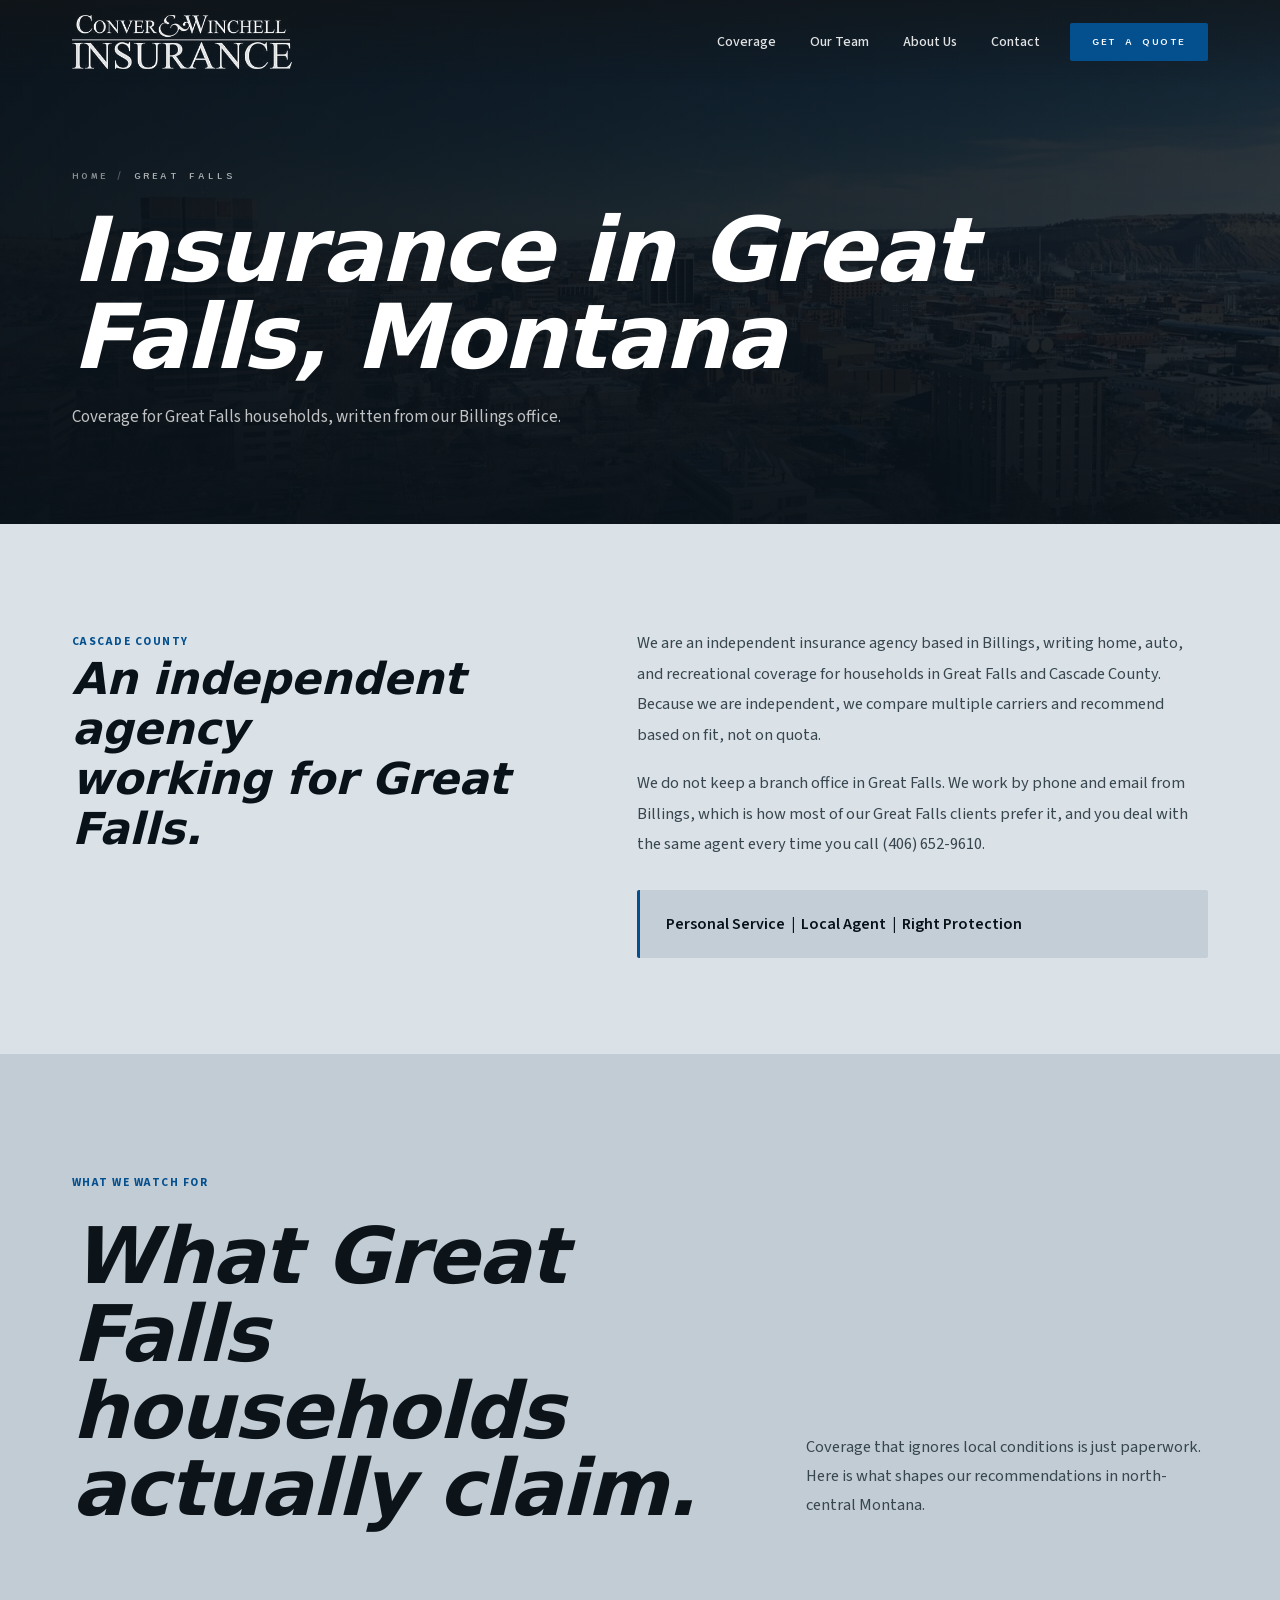
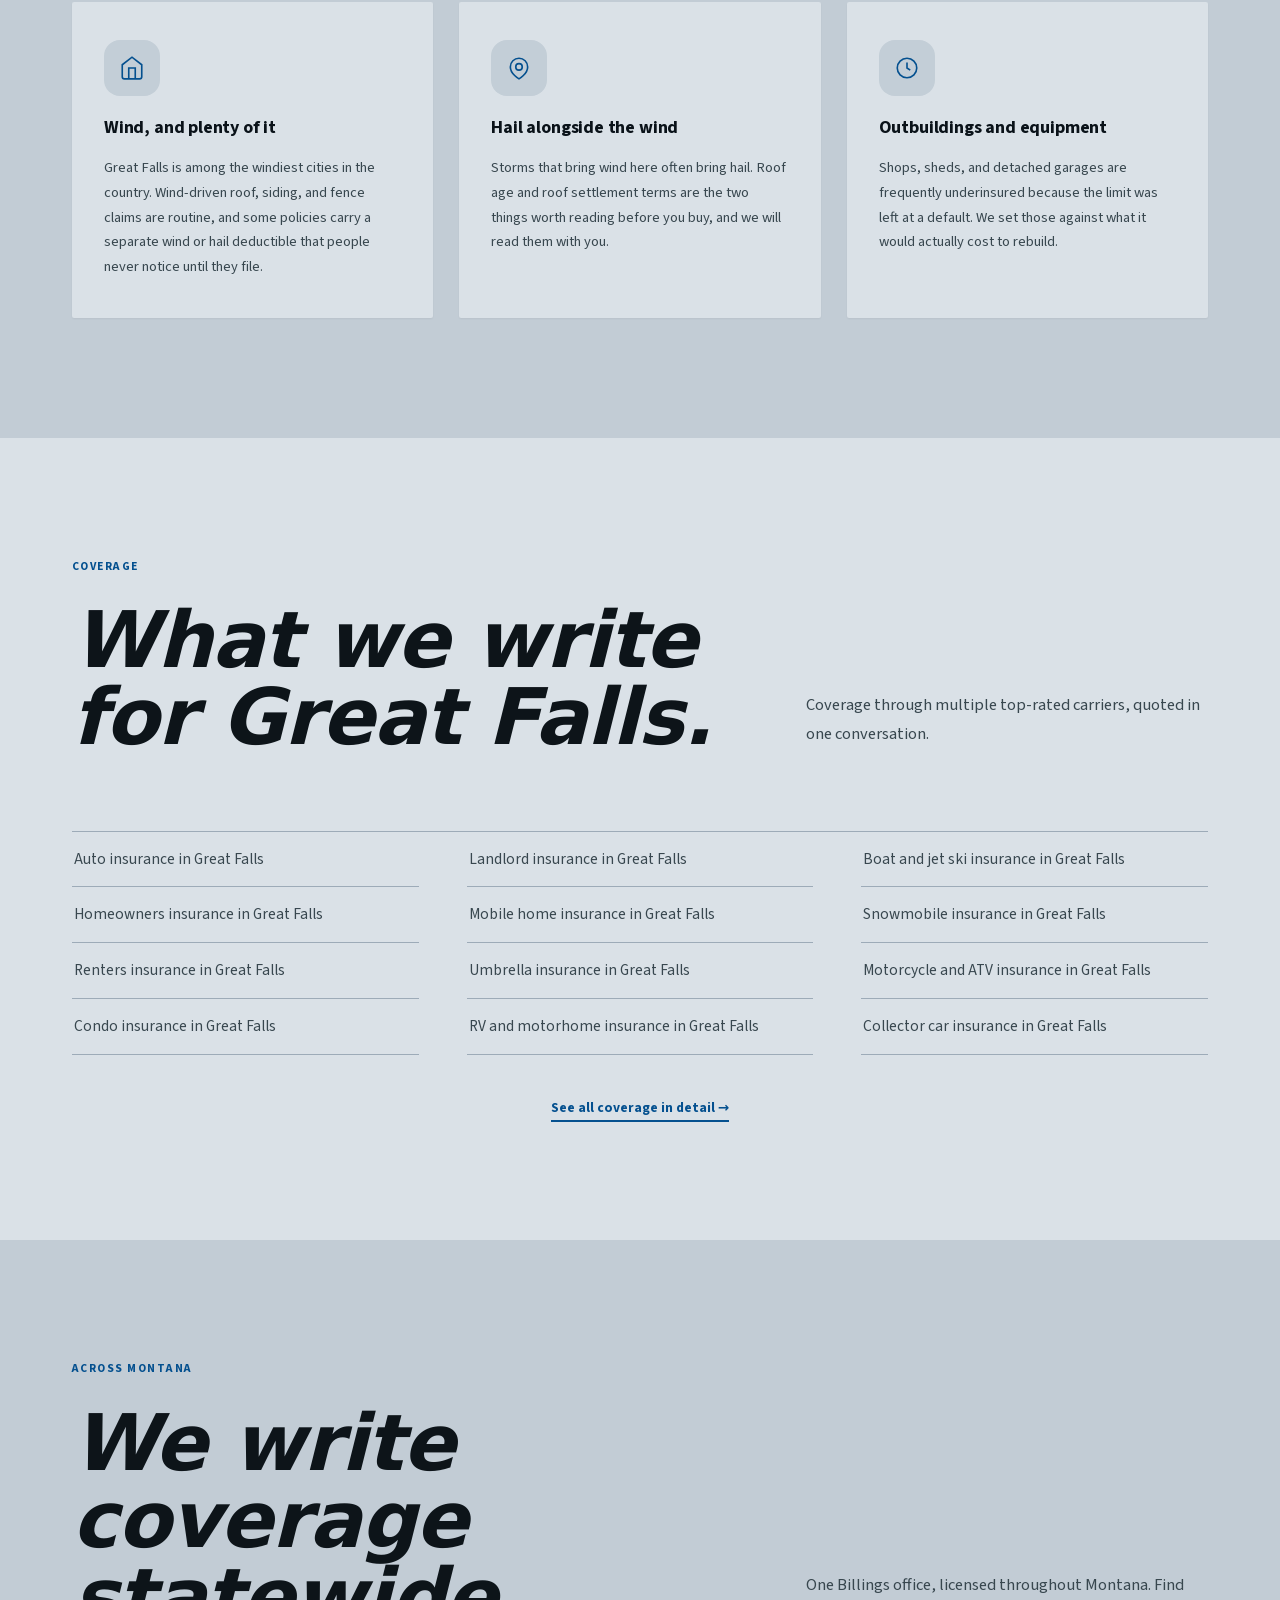
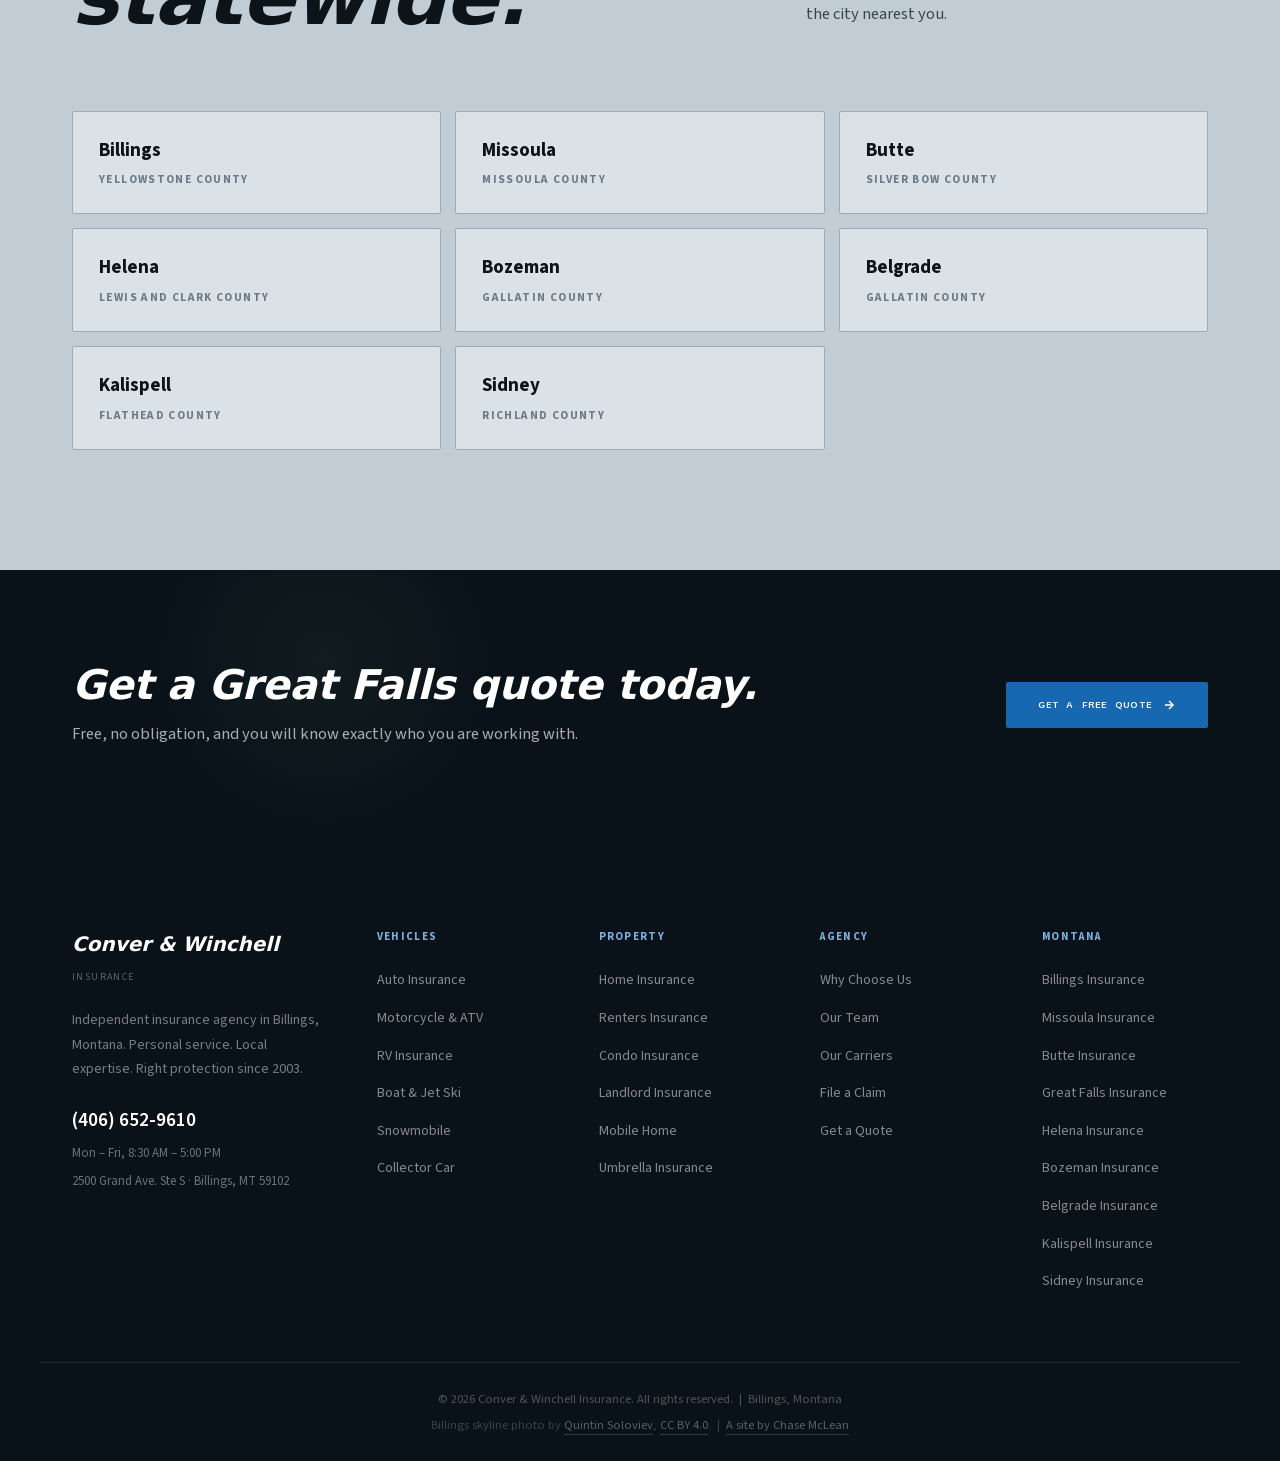
<file: great-falls.html>
<!DOCTYPE html>
<html lang="en">
<head>
  <meta charset="UTF-8" />
  <meta name="viewport" content="width=device-width, initial-scale=1.0" />
  <meta name="theme-color" content="#04508f" />
  <title>Great Falls Insurance Agency | Home, Auto &amp; RV Coverage | Conver &amp; Winchell</title>
  <meta name="description" content="Insurance for Great Falls, MT. Independent agency comparing multiple carriers for home, auto, RV and renters coverage in Cascade County. Free quote, call (406) 652-9610." />
  <link rel="canonical" href="https://www.converwinchell.com/great-falls.html" />
  <meta name="geo.region" content="US-MT" />
  <meta name="geo.placename" content="Great Falls, Montana" />
  <meta property="og:type" content="website" />
  <meta property="og:title" content="Great Falls Insurance Agency | Conver &amp; Winchell Insurance" />
  <meta property="og:description" content="Insurance for Great Falls, MT. Independent agency comparing multiple carriers for home, auto, RV and renters coverage in Cascade County. Free quote, call (406) 652-9610." />
  <meta property="og:image" content="images/logo.jpg" />
  <meta name="twitter:card" content="summary_large_image" />
  <link rel="icon" href="images/logo.png" />
  <link rel="preload" as="image" href="images/billings-hero-800.jpg" media="(max-width: 768px)" fetchpriority="high" />
  <link rel="preload" as="image" href="images/billings-hero-1600.jpg" media="(min-width: 769px)" fetchpriority="high" />
  <link rel="preload" href="fonts/source-sans-3-latin.woff2" as="font" type="font/woff2" crossorigin />
  <link rel="preload" href="fonts/sono-latin.woff2" as="font" type="font/woff2" crossorigin />
  <link rel="stylesheet" href="css/styles.css?v=18" />
</head>
<body>

  <header class="nav" id="nav">
    <div class="container nav__inner">
      <a href="index.html" class="nav__brand">
        <img class="nav__logo nav__logo--light" src="images/logo-white.png" alt="Conver &amp; Winchell Insurance" height="36" />
        <img class="nav__logo nav__logo--dark" src="images/logo.png" alt="Conver &amp; Winchell Insurance" height="36" />
      </a>
      <nav class="nav__links" id="navLinks">
        <a href="coverage.html">Coverage</a>
        <a href="team.html">Our Team</a>
        <a href="about.html">About Us</a>
        <a href="contact.html">Contact</a>
        <a href="contact.html" class="nav__quote-btn">Get a Quote</a>
      </nav>
      <button class="nav__hamburger" id="navToggle" aria-label="Open menu" aria-expanded="false">
        <span></span><span></span><span></span>
      </button>
    </div>
  </header>

  <!-- PAGE HERO -->
  <div class="page-hero">
    <div class="container page-hero__content">
      <div class="page-hero__breadcrumb">
        <a href="index.html">Home</a>
        <span>/</span>
        <span style="color:rgba(255,255,255,0.65)">Great Falls</span>
      </div>
      <h1>Insurance in Great Falls, Montana</h1>
      <p>Coverage for Great Falls households, written from our Billings office.</p>
    </div>
  </div>

  <!-- INTRO -->
  <section class="team-intro">
    <div class="container">
      <div class="team-intro__inner">
        <div>
          <div class="section-tag" style="text-align:left;">Cascade County</div>
          <h2>An independent agency <br>working for Great Falls.</h2>
        </div>
        <div class="team-intro__body">
          <p>We are an independent insurance agency based in Billings, writing home, auto, and recreational coverage for households in Great Falls and Cascade County. Because we are independent, we compare multiple carriers and recommend based on fit, not on quota.</p>
          <p>We do not keep a branch office in Great Falls. We work by phone and email from Billings, which is how most of our Great Falls clients prefer it, and you deal with the same agent every time you call (406) 652-9610.</p>
          <div class="team-intro__quote">Personal Service &nbsp;|&nbsp; Local Agent &nbsp;|&nbsp; Right Protection</div>
        </div>
      </div>
    </div>
  </section>

  <!-- LOCAL RISK -->
  <section class="section why-us--cards">
    <div class="container">
      <div class="section-header">
        <div class="section-tag">What we watch for</div>
        <h2>What Great Falls households <br>actually claim.</h2>
        <p>Coverage that ignores local conditions is just paperwork. Here is what shapes our recommendations in north-central Montana.</p>
      </div>
      <div class="why-grid">
        <div class="why-card">
          <div class="why-card__icon"><svg width="26" height="26" viewBox="0 0 24 24" fill="none" stroke="currentColor" stroke-width="1.5"><path d="M3 9l9-7 9 7v11a2 2 0 01-2 2H5a2 2 0 01-2-2z"/><polyline points="9 22 9 12 15 12 15 22"/></svg></div>
          <h3>Wind, and plenty of it</h3>
          <p>Great Falls is among the windiest cities in the country. Wind-driven roof, siding, and fence claims are routine, and some policies carry a separate wind or hail deductible that people never notice until they file.</p>
        </div>
        <div class="why-card">
          <div class="why-card__icon"><svg width="26" height="26" viewBox="0 0 24 24" fill="none" stroke="currentColor" stroke-width="1.5"><path d="M12 22s8-4.5 8-11a8 8 0 10-16 0c0 6.5 8 11 8 11z"/><circle cx="12" cy="11" r="3"/></svg></div>
          <h3>Hail alongside the wind</h3>
          <p>Storms that bring wind here often bring hail. Roof age and roof settlement terms are the two things worth reading before you buy, and we will read them with you.</p>
        </div>
        <div class="why-card">
          <div class="why-card__icon"><svg width="26" height="26" viewBox="0 0 24 24" fill="none" stroke="currentColor" stroke-width="1.5"><circle cx="12" cy="12" r="9"/><path d="M12 7v5l3 2"/></svg></div>
          <h3>Outbuildings and equipment</h3>
          <p>Shops, sheds, and detached garages are frequently underinsured because the limit was left at a default. We set those against what it would actually cost to rebuild.</p>
        </div>
      </div>
    </div>
  </section>

  <!-- COVERAGE -->
  <section class="section featured-coverage">
    <div class="container">
      <div class="section-header">
        <div class="section-tag">Coverage</div>
        <h2>What we write <br>for Great Falls.</h2>
        <p>Coverage through multiple top-rated carriers, quoted in one conversation.</p>
      </div>
      <div class="trust-list-plain">
        <ul>
          <li><a href="coverage.html">Auto insurance in Great Falls</a></li>
          <li><a href="coverage.html">Homeowners insurance in Great Falls</a></li>
          <li><a href="coverage.html">Renters insurance in Great Falls</a></li>
          <li><a href="coverage.html">Condo insurance in Great Falls</a></li>
          <li><a href="coverage.html">Landlord insurance in Great Falls</a></li>
          <li><a href="coverage.html">Mobile home insurance in Great Falls</a></li>
          <li><a href="coverage.html">Umbrella insurance in Great Falls</a></li>
          <li><a href="coverage.html">RV and motorhome insurance in Great Falls</a></li>
          <li><a href="coverage.html">Boat and jet ski insurance in Great Falls</a></li>
          <li><a href="coverage.html">Snowmobile insurance in Great Falls</a></li>
          <li><a href="coverage.html">Motorcycle and ATV insurance in Great Falls</a></li>
          <li><a href="coverage.html">Collector car insurance in Great Falls</a></li>
        </ul>
      </div>
      <div class="featured-coverage__all" style="margin-top:40px;">
        <a href="coverage.html">See all coverage in detail &rarr;</a>
      </div>
    </div>
  </section>

  <!-- OTHER LOCATIONS -->
  <section class="section locations">
    <div class="container">
      <div class="section-header">
        <div class="section-tag">Across Montana</div>
        <h2>We write coverage <br>statewide.</h2>
        <p>One Billings office, licensed throughout Montana. Find the city nearest you.</p>
      </div>
      <div class="locations__grid">
        <a class="location-chip" href="billings.html">Billings<span>Yellowstone County</span></a>
        <a class="location-chip" href="missoula.html">Missoula<span>Missoula County</span></a>
        <a class="location-chip" href="butte.html">Butte<span>Silver Bow County</span></a>
        <a class="location-chip" href="helena.html">Helena<span>Lewis and Clark County</span></a>
        <a class="location-chip" href="bozeman.html">Bozeman<span>Gallatin County</span></a>
        <a class="location-chip" href="belgrade.html">Belgrade<span>Gallatin County</span></a>
        <a class="location-chip" href="kalispell.html">Kalispell<span>Flathead County</span></a>
        <a class="location-chip" href="sidney.html">Sidney<span>Richland County</span></a>
      </div>
    </div>
  </section>

  <!-- CTA STRIP -->
  <section class="cta-strip">
    <div class="container cta-strip__inner">
      <div>
        <h2>Get a Great Falls quote today.</h2>
        <p>Free, no obligation, and you will know exactly who you are working with.</p>
      </div>
      <a href="contact.html" class="btn-primary">
        <span>Get a Free Quote</span>
        <svg width="14" height="14" viewBox="0 0 24 24" fill="none" stroke="currentColor" stroke-width="2.5" aria-hidden="true"><path d="M5 12h14M12 5l7 7-7 7"/></svg>
      </a>
    </div>
  </section>

  <footer class="footer">
    <div class="container footer__inner">
      <div class="footer__brand">
        <div class="footer__wordmark"><span>Conver &amp; Winchell</span><small>Insurance</small></div>
        <p>Independent insurance agency in Billings, Montana. Personal service. Local expertise. Right protection since 2003.</p>
        <div class="footer__contact-info">
          <a href="tel:4066529610">(406) 652-9610</a>
          <span>Mon – Fri, 8:30 AM – 5:00 PM</span>
          <span>2500 Grand Ave. Ste S · Billings, MT 59102</span>
        </div>
      </div>
      <div class="footer__col"><h4>Vehicles</h4><ul><li><a href="coverage.html">Auto Insurance</a></li><li><a href="coverage.html">Motorcycle &amp; ATV</a></li><li><a href="coverage.html">RV Insurance</a></li><li><a href="coverage.html">Boat &amp; Jet Ski</a></li><li><a href="coverage.html">Snowmobile</a></li><li><a href="coverage.html">Collector Car</a></li></ul></div>
      <div class="footer__col"><h4>Property</h4><ul><li><a href="coverage.html">Home Insurance</a></li><li><a href="coverage.html">Renters Insurance</a></li><li><a href="coverage.html">Condo Insurance</a></li><li><a href="coverage.html">Landlord Insurance</a></li><li><a href="coverage.html">Mobile Home</a></li><li><a href="coverage.html">Umbrella Insurance</a></li></ul></div>
      <div class="footer__col"><h4>Agency</h4><ul><li><a href="about.html">Why Choose Us</a></li><li><a href="team.html">Our Team</a></li><li><a href="about.html">Our Carriers</a></li><li><a href="contact.html">File a Claim</a></li><li><a href="contact.html">Get a Quote</a></li></ul></div>
      <div class="footer__col">
        <h4>Montana</h4>
        <ul>
          <li><a href="billings.html">Billings Insurance</a></li>
          <li><a href="missoula.html">Missoula Insurance</a></li>
          <li><a href="butte.html">Butte Insurance</a></li>
          <li><a href="great-falls.html">Great Falls Insurance</a></li>
          <li><a href="helena.html">Helena Insurance</a></li>
          <li><a href="bozeman.html">Bozeman Insurance</a></li>
          <li><a href="belgrade.html">Belgrade Insurance</a></li>
          <li><a href="kalispell.html">Kalispell Insurance</a></li>
          <li><a href="sidney.html">Sidney Insurance</a></li>
        </ul>
      </div>
    </div>
    <div class="footer__bottom"><div class="container"><p>&copy; 2026 Conver &amp; Winchell Insurance. All rights reserved. &nbsp;|&nbsp; Billings, Montana</p><p class="footer__credit">Billings skyline photo by <a href="https://commons.wikimedia.org/wiki/File:Billings,_Montana_skyline_in_2024.jpg" target="_blank" rel="noopener">Quintin Soloviev</a>, <a href="https://creativecommons.org/licenses/by/4.0/" target="_blank" rel="noopener">CC BY 4.0</a>. &nbsp;|&nbsp; <a href="https://chasemclean.com/">A site by Chase McLean</a></p></div></div>
  </footer>

  <!-- STICKY MOBILE ACTION BAR -->
  <div class="mobile-bar" id="mobileBar">
    <a href="tel:4066529610" class="mobile-bar__call">
      <svg width="15" height="15" fill="none" stroke="currentColor" stroke-width="2" viewBox="0 0 24 24"><path d="M22 16.92v3a2 2 0 01-2.18 2 19.79 19.79 0 01-8.63-3.07A19.5 19.5 0 013.07 9.8a19.79 19.79 0 01-3.07-8.68A2 2 0 012 1h3a2 2 0 012 1.72c.13.96.36 1.9.7 2.81a2 2 0 01-.45 2.11L6.09 8.91A16 16 0 0015 17.91l1.27-1.27a2 2 0 012.11-.45c.91.34 1.85.57 2.81.7A2 2 0 0122 16.92z"/></svg>
      Call Us
    </a>
    <a href="contact.html" class="mobile-bar__quote">Get a Quote</a>
  </div>

  <script type="application/ld+json">
  {
    "@context": "https://schema.org",
    "@type": "InsuranceAgency",
    "name": "Conver & Winchell Insurance",
    "url": "https://www.converwinchell.com/",
    "image": "https://www.converwinchell.com/images/logo.jpg",
    "telephone": "+1-406-652-9610",
    "foundingDate": "2003",
    "address": {
      "@type": "PostalAddress",
      "streetAddress": "2500 Grand Ave. Ste S",
      "addressLocality": "Billings",
      "addressRegion": "MT",
      "postalCode": "59102",
      "addressCountry": "US"
    },
    "openingHoursSpecification": [{
      "@type": "OpeningHoursSpecification",
      "dayOfWeek": ["Monday","Tuesday","Wednesday","Thursday","Friday"],
      "opens": "08:30",
      "closes": "17:00"
    }]
  }
  </script>

  <script src="js/main.js?v=16"></script>

  <script type="application/ld+json">
  {
    "@context": "https://schema.org",
    "@type": "InsuranceAgency",
    "name": "Conver & Winchell Insurance",
    "url": "https://www.converwinchell.com/great-falls.html",
    "telephone": "+1-406-652-9610",
    "priceRange": "$$",
    "image": "https://www.converwinchell.com/images/logo.jpg",
    "address": {
      "@type": "PostalAddress",
      "streetAddress": "2500 Grand Ave. Ste S",
      "addressLocality": "Billings",
      "addressRegion": "MT",
      "postalCode": "59102",
      "addressCountry": "US"
    },
    "areaServed": {
      "@type": "City",
      "name": "Great Falls",
      "containedInPlace": { "@type": "State", "name": "Montana" }
    },
    "description": "Insurance for Great Falls, MT. Independent agency comparing multiple carriers for home, auto, RV and renters coverage in Cascade County. Free quote, call (406) 652-9610."
  }
  </script>
</body>
</html>
</file>
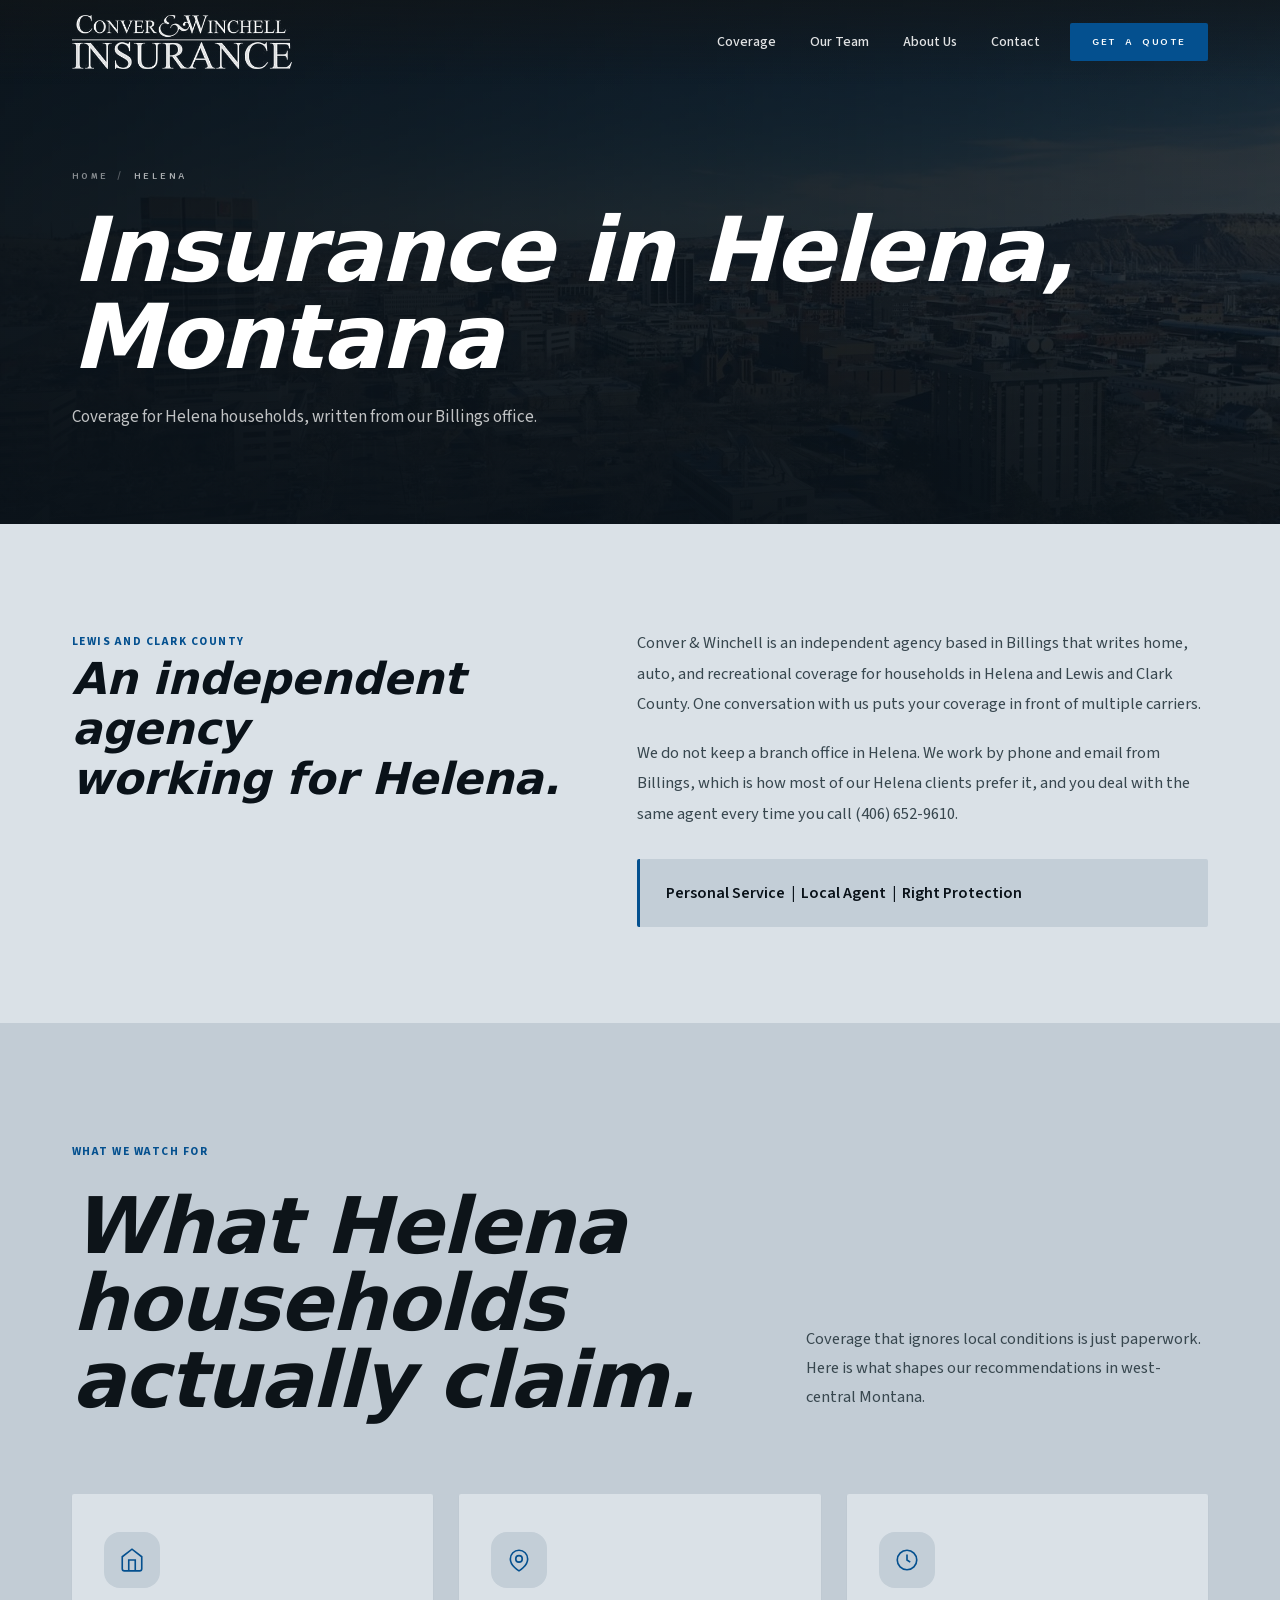
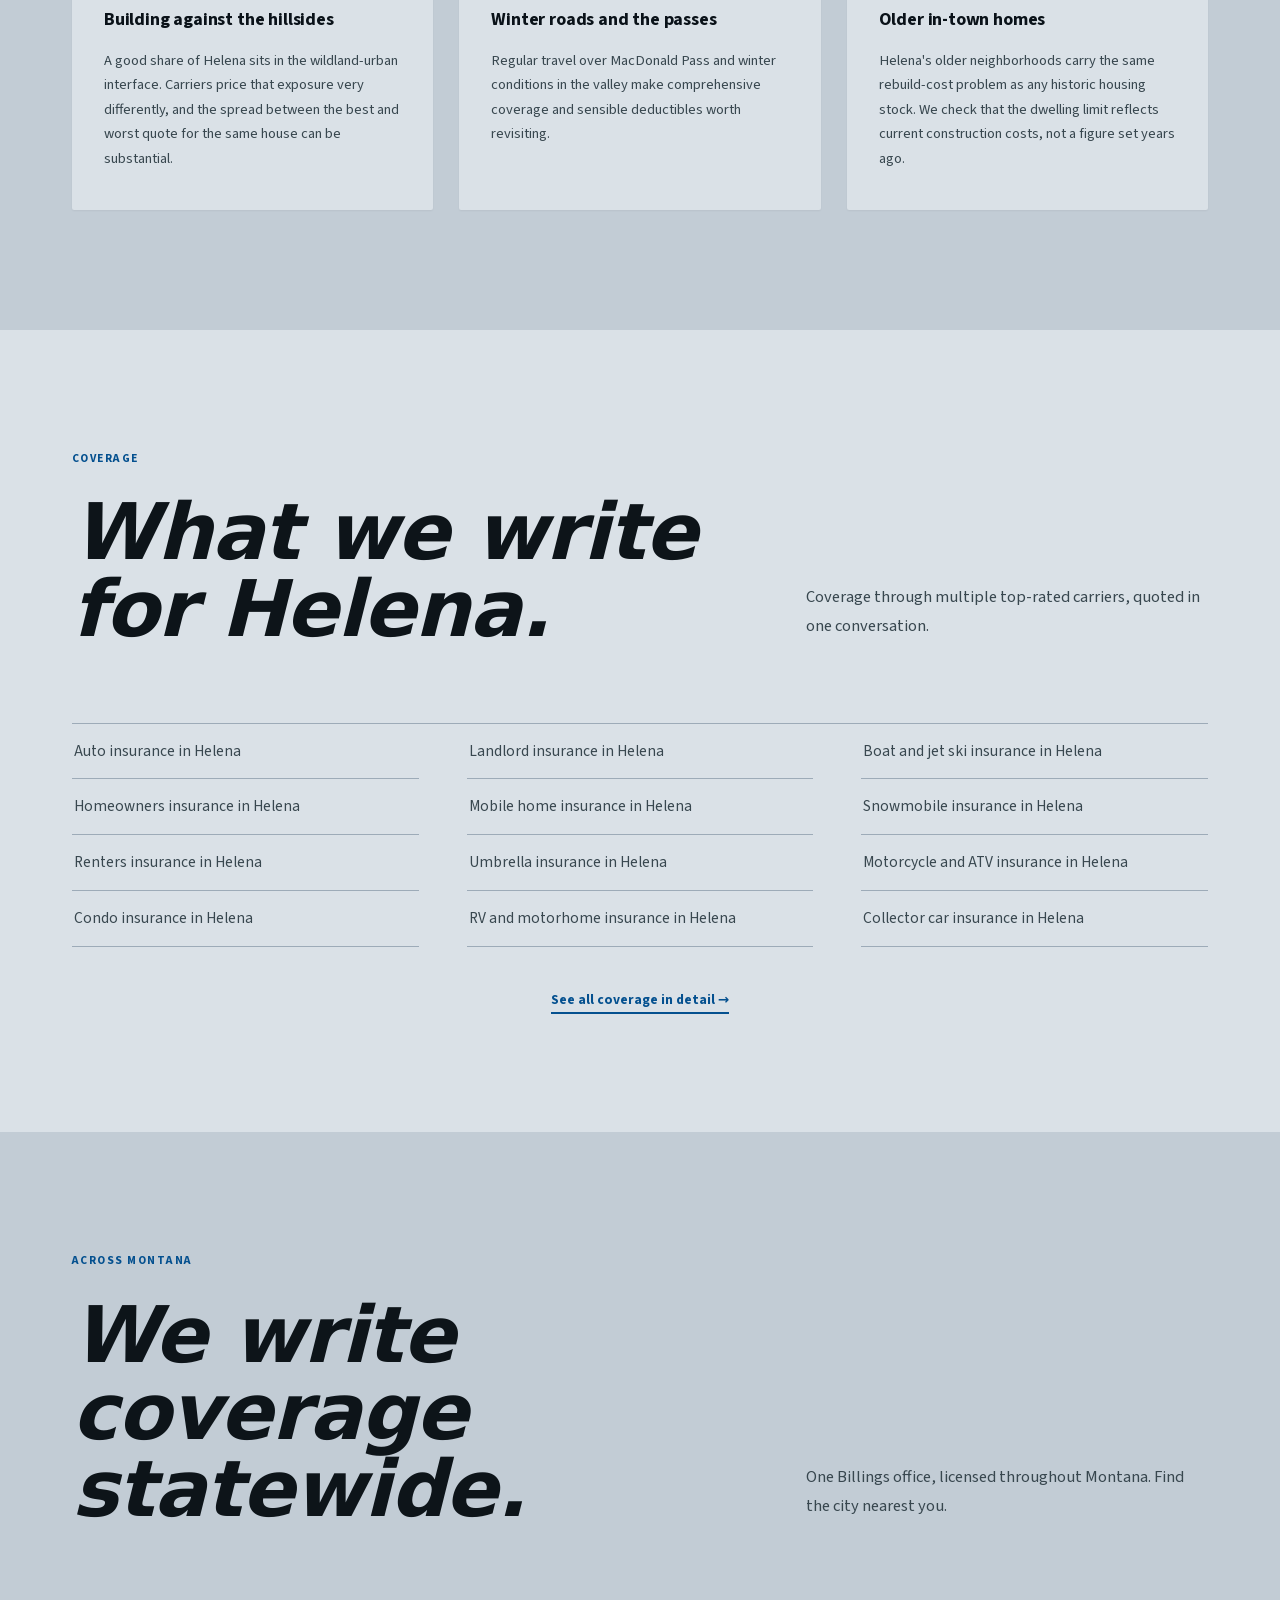
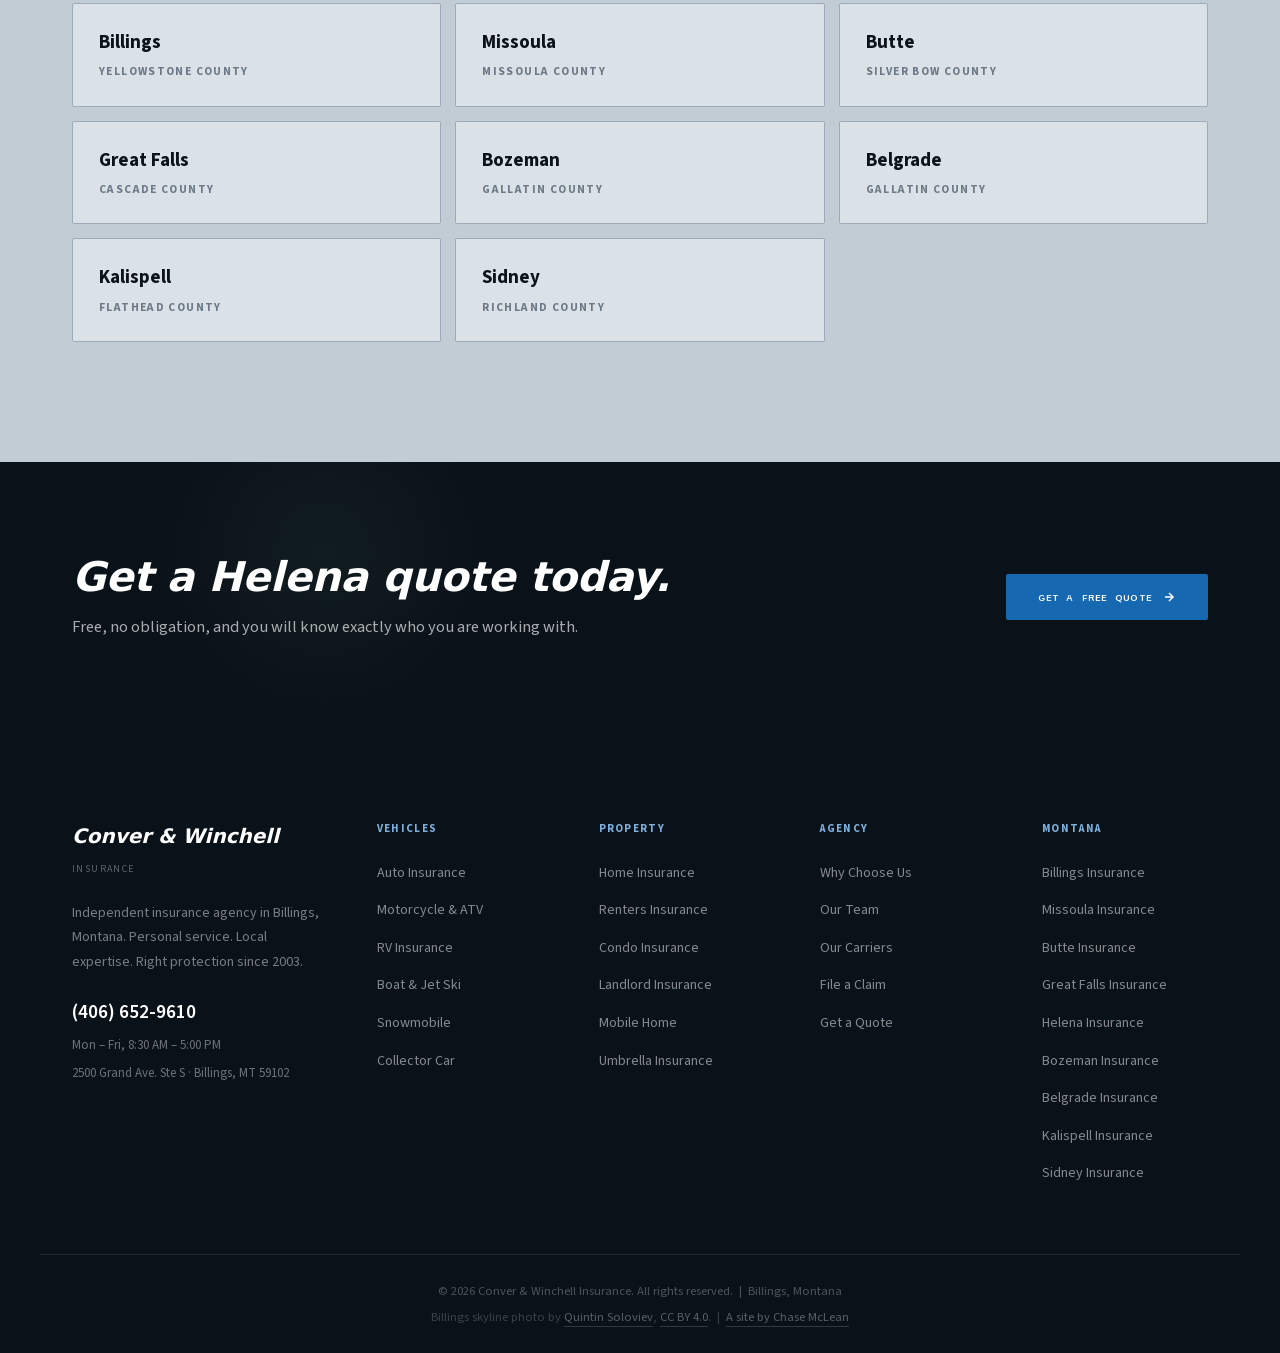
<file: helena.html>
<!DOCTYPE html>
<html lang="en">
<head>
  <meta charset="UTF-8" />
  <meta name="viewport" content="width=device-width, initial-scale=1.0" />
  <meta name="theme-color" content="#04508f" />
  <title>Helena Insurance Agency | Home, Auto &amp; RV Coverage | Conver &amp; Winchell</title>
  <meta name="description" content="Insurance for Helena, MT. Independent agency comparing multiple carriers for home, auto, RV and renters coverage in Lewis and Clark County. Free quote, call (406) 652-9610." />
  <link rel="canonical" href="https://www.converwinchell.com/helena.html" />
  <meta name="geo.region" content="US-MT" />
  <meta name="geo.placename" content="Helena, Montana" />
  <meta property="og:type" content="website" />
  <meta property="og:title" content="Helena Insurance Agency | Conver &amp; Winchell Insurance" />
  <meta property="og:description" content="Insurance for Helena, MT. Independent agency comparing multiple carriers for home, auto, RV and renters coverage in Lewis and Clark County. Free quote, call (406) 652-9610." />
  <meta property="og:image" content="images/logo.jpg" />
  <meta name="twitter:card" content="summary_large_image" />
  <link rel="icon" href="images/logo.png" />
  <link rel="preload" as="image" href="images/billings-hero-800.jpg" media="(max-width: 768px)" fetchpriority="high" />
  <link rel="preload" as="image" href="images/billings-hero-1600.jpg" media="(min-width: 769px)" fetchpriority="high" />
  <link rel="preload" href="fonts/source-sans-3-latin.woff2" as="font" type="font/woff2" crossorigin />
  <link rel="preload" href="fonts/sono-latin.woff2" as="font" type="font/woff2" crossorigin />
  <link rel="stylesheet" href="css/styles.css?v=18" />
</head>
<body>

  <header class="nav" id="nav">
    <div class="container nav__inner">
      <a href="index.html" class="nav__brand">
        <img class="nav__logo nav__logo--light" src="images/logo-white.png" alt="Conver &amp; Winchell Insurance" height="36" />
        <img class="nav__logo nav__logo--dark" src="images/logo.png" alt="Conver &amp; Winchell Insurance" height="36" />
      </a>
      <nav class="nav__links" id="navLinks">
        <a href="coverage.html">Coverage</a>
        <a href="team.html">Our Team</a>
        <a href="about.html">About Us</a>
        <a href="contact.html">Contact</a>
        <a href="contact.html" class="nav__quote-btn">Get a Quote</a>
      </nav>
      <button class="nav__hamburger" id="navToggle" aria-label="Open menu" aria-expanded="false">
        <span></span><span></span><span></span>
      </button>
    </div>
  </header>

  <!-- PAGE HERO -->
  <div class="page-hero">
    <div class="container page-hero__content">
      <div class="page-hero__breadcrumb">
        <a href="index.html">Home</a>
        <span>/</span>
        <span style="color:rgba(255,255,255,0.65)">Helena</span>
      </div>
      <h1>Insurance in Helena, Montana</h1>
      <p>Coverage for Helena households, written from our Billings office.</p>
    </div>
  </div>

  <!-- INTRO -->
  <section class="team-intro">
    <div class="container">
      <div class="team-intro__inner">
        <div>
          <div class="section-tag" style="text-align:left;">Lewis and Clark County</div>
          <h2>An independent agency <br>working for Helena.</h2>
        </div>
        <div class="team-intro__body">
          <p>Conver &amp; Winchell is an independent agency based in Billings that writes home, auto, and recreational coverage for households in Helena and Lewis and Clark County. One conversation with us puts your coverage in front of multiple carriers.</p>
          <p>We do not keep a branch office in Helena. We work by phone and email from Billings, which is how most of our Helena clients prefer it, and you deal with the same agent every time you call (406) 652-9610.</p>
          <div class="team-intro__quote">Personal Service &nbsp;|&nbsp; Local Agent &nbsp;|&nbsp; Right Protection</div>
        </div>
      </div>
    </div>
  </section>

  <!-- LOCAL RISK -->
  <section class="section why-us--cards">
    <div class="container">
      <div class="section-header">
        <div class="section-tag">What we watch for</div>
        <h2>What Helena households <br>actually claim.</h2>
        <p>Coverage that ignores local conditions is just paperwork. Here is what shapes our recommendations in west-central Montana.</p>
      </div>
      <div class="why-grid">
        <div class="why-card">
          <div class="why-card__icon"><svg width="26" height="26" viewBox="0 0 24 24" fill="none" stroke="currentColor" stroke-width="1.5"><path d="M3 9l9-7 9 7v11a2 2 0 01-2 2H5a2 2 0 01-2-2z"/><polyline points="9 22 9 12 15 12 15 22"/></svg></div>
          <h3>Building against the hillsides</h3>
          <p>A good share of Helena sits in the wildland-urban interface. Carriers price that exposure very differently, and the spread between the best and worst quote for the same house can be substantial.</p>
        </div>
        <div class="why-card">
          <div class="why-card__icon"><svg width="26" height="26" viewBox="0 0 24 24" fill="none" stroke="currentColor" stroke-width="1.5"><path d="M12 22s8-4.5 8-11a8 8 0 10-16 0c0 6.5 8 11 8 11z"/><circle cx="12" cy="11" r="3"/></svg></div>
          <h3>Winter roads and the passes</h3>
          <p>Regular travel over MacDonald Pass and winter conditions in the valley make comprehensive coverage and sensible deductibles worth revisiting.</p>
        </div>
        <div class="why-card">
          <div class="why-card__icon"><svg width="26" height="26" viewBox="0 0 24 24" fill="none" stroke="currentColor" stroke-width="1.5"><circle cx="12" cy="12" r="9"/><path d="M12 7v5l3 2"/></svg></div>
          <h3>Older in-town homes</h3>
          <p>Helena's older neighborhoods carry the same rebuild-cost problem as any historic housing stock. We check that the dwelling limit reflects current construction costs, not a figure set years ago.</p>
        </div>
      </div>
    </div>
  </section>

  <!-- COVERAGE -->
  <section class="section featured-coverage">
    <div class="container">
      <div class="section-header">
        <div class="section-tag">Coverage</div>
        <h2>What we write <br>for Helena.</h2>
        <p>Coverage through multiple top-rated carriers, quoted in one conversation.</p>
      </div>
      <div class="trust-list-plain">
        <ul>
          <li><a href="coverage.html">Auto insurance in Helena</a></li>
          <li><a href="coverage.html">Homeowners insurance in Helena</a></li>
          <li><a href="coverage.html">Renters insurance in Helena</a></li>
          <li><a href="coverage.html">Condo insurance in Helena</a></li>
          <li><a href="coverage.html">Landlord insurance in Helena</a></li>
          <li><a href="coverage.html">Mobile home insurance in Helena</a></li>
          <li><a href="coverage.html">Umbrella insurance in Helena</a></li>
          <li><a href="coverage.html">RV and motorhome insurance in Helena</a></li>
          <li><a href="coverage.html">Boat and jet ski insurance in Helena</a></li>
          <li><a href="coverage.html">Snowmobile insurance in Helena</a></li>
          <li><a href="coverage.html">Motorcycle and ATV insurance in Helena</a></li>
          <li><a href="coverage.html">Collector car insurance in Helena</a></li>
        </ul>
      </div>
      <div class="featured-coverage__all" style="margin-top:40px;">
        <a href="coverage.html">See all coverage in detail &rarr;</a>
      </div>
    </div>
  </section>

  <!-- OTHER LOCATIONS -->
  <section class="section locations">
    <div class="container">
      <div class="section-header">
        <div class="section-tag">Across Montana</div>
        <h2>We write coverage <br>statewide.</h2>
        <p>One Billings office, licensed throughout Montana. Find the city nearest you.</p>
      </div>
      <div class="locations__grid">
        <a class="location-chip" href="billings.html">Billings<span>Yellowstone County</span></a>
        <a class="location-chip" href="missoula.html">Missoula<span>Missoula County</span></a>
        <a class="location-chip" href="butte.html">Butte<span>Silver Bow County</span></a>
        <a class="location-chip" href="great-falls.html">Great Falls<span>Cascade County</span></a>
        <a class="location-chip" href="bozeman.html">Bozeman<span>Gallatin County</span></a>
        <a class="location-chip" href="belgrade.html">Belgrade<span>Gallatin County</span></a>
        <a class="location-chip" href="kalispell.html">Kalispell<span>Flathead County</span></a>
        <a class="location-chip" href="sidney.html">Sidney<span>Richland County</span></a>
      </div>
    </div>
  </section>

  <!-- CTA STRIP -->
  <section class="cta-strip">
    <div class="container cta-strip__inner">
      <div>
        <h2>Get a Helena quote today.</h2>
        <p>Free, no obligation, and you will know exactly who you are working with.</p>
      </div>
      <a href="contact.html" class="btn-primary">
        <span>Get a Free Quote</span>
        <svg width="14" height="14" viewBox="0 0 24 24" fill="none" stroke="currentColor" stroke-width="2.5" aria-hidden="true"><path d="M5 12h14M12 5l7 7-7 7"/></svg>
      </a>
    </div>
  </section>

  <footer class="footer">
    <div class="container footer__inner">
      <div class="footer__brand">
        <div class="footer__wordmark"><span>Conver &amp; Winchell</span><small>Insurance</small></div>
        <p>Independent insurance agency in Billings, Montana. Personal service. Local expertise. Right protection since 2003.</p>
        <div class="footer__contact-info">
          <a href="tel:4066529610">(406) 652-9610</a>
          <span>Mon – Fri, 8:30 AM – 5:00 PM</span>
          <span>2500 Grand Ave. Ste S · Billings, MT 59102</span>
        </div>
      </div>
      <div class="footer__col"><h4>Vehicles</h4><ul><li><a href="coverage.html">Auto Insurance</a></li><li><a href="coverage.html">Motorcycle &amp; ATV</a></li><li><a href="coverage.html">RV Insurance</a></li><li><a href="coverage.html">Boat &amp; Jet Ski</a></li><li><a href="coverage.html">Snowmobile</a></li><li><a href="coverage.html">Collector Car</a></li></ul></div>
      <div class="footer__col"><h4>Property</h4><ul><li><a href="coverage.html">Home Insurance</a></li><li><a href="coverage.html">Renters Insurance</a></li><li><a href="coverage.html">Condo Insurance</a></li><li><a href="coverage.html">Landlord Insurance</a></li><li><a href="coverage.html">Mobile Home</a></li><li><a href="coverage.html">Umbrella Insurance</a></li></ul></div>
      <div class="footer__col"><h4>Agency</h4><ul><li><a href="about.html">Why Choose Us</a></li><li><a href="team.html">Our Team</a></li><li><a href="about.html">Our Carriers</a></li><li><a href="contact.html">File a Claim</a></li><li><a href="contact.html">Get a Quote</a></li></ul></div>
      <div class="footer__col">
        <h4>Montana</h4>
        <ul>
          <li><a href="billings.html">Billings Insurance</a></li>
          <li><a href="missoula.html">Missoula Insurance</a></li>
          <li><a href="butte.html">Butte Insurance</a></li>
          <li><a href="great-falls.html">Great Falls Insurance</a></li>
          <li><a href="helena.html">Helena Insurance</a></li>
          <li><a href="bozeman.html">Bozeman Insurance</a></li>
          <li><a href="belgrade.html">Belgrade Insurance</a></li>
          <li><a href="kalispell.html">Kalispell Insurance</a></li>
          <li><a href="sidney.html">Sidney Insurance</a></li>
        </ul>
      </div>
    </div>
    <div class="footer__bottom"><div class="container"><p>&copy; 2026 Conver &amp; Winchell Insurance. All rights reserved. &nbsp;|&nbsp; Billings, Montana</p><p class="footer__credit">Billings skyline photo by <a href="https://commons.wikimedia.org/wiki/File:Billings,_Montana_skyline_in_2024.jpg" target="_blank" rel="noopener">Quintin Soloviev</a>, <a href="https://creativecommons.org/licenses/by/4.0/" target="_blank" rel="noopener">CC BY 4.0</a>. &nbsp;|&nbsp; <a href="https://chasemclean.com/">A site by Chase McLean</a></p></div></div>
  </footer>

  <!-- STICKY MOBILE ACTION BAR -->
  <div class="mobile-bar" id="mobileBar">
    <a href="tel:4066529610" class="mobile-bar__call">
      <svg width="15" height="15" fill="none" stroke="currentColor" stroke-width="2" viewBox="0 0 24 24"><path d="M22 16.92v3a2 2 0 01-2.18 2 19.79 19.79 0 01-8.63-3.07A19.5 19.5 0 013.07 9.8a19.79 19.79 0 01-3.07-8.68A2 2 0 012 1h3a2 2 0 012 1.72c.13.96.36 1.9.7 2.81a2 2 0 01-.45 2.11L6.09 8.91A16 16 0 0015 17.91l1.27-1.27a2 2 0 012.11-.45c.91.34 1.85.57 2.81.7A2 2 0 0122 16.92z"/></svg>
      Call Us
    </a>
    <a href="contact.html" class="mobile-bar__quote">Get a Quote</a>
  </div>

  <script type="application/ld+json">
  {
    "@context": "https://schema.org",
    "@type": "InsuranceAgency",
    "name": "Conver & Winchell Insurance",
    "url": "https://www.converwinchell.com/",
    "image": "https://www.converwinchell.com/images/logo.jpg",
    "telephone": "+1-406-652-9610",
    "foundingDate": "2003",
    "address": {
      "@type": "PostalAddress",
      "streetAddress": "2500 Grand Ave. Ste S",
      "addressLocality": "Billings",
      "addressRegion": "MT",
      "postalCode": "59102",
      "addressCountry": "US"
    },
    "openingHoursSpecification": [{
      "@type": "OpeningHoursSpecification",
      "dayOfWeek": ["Monday","Tuesday","Wednesday","Thursday","Friday"],
      "opens": "08:30",
      "closes": "17:00"
    }]
  }
  </script>

  <script src="js/main.js?v=16"></script>

  <script type="application/ld+json">
  {
    "@context": "https://schema.org",
    "@type": "InsuranceAgency",
    "name": "Conver & Winchell Insurance",
    "url": "https://www.converwinchell.com/helena.html",
    "telephone": "+1-406-652-9610",
    "priceRange": "$$",
    "image": "https://www.converwinchell.com/images/logo.jpg",
    "address": {
      "@type": "PostalAddress",
      "streetAddress": "2500 Grand Ave. Ste S",
      "addressLocality": "Billings",
      "addressRegion": "MT",
      "postalCode": "59102",
      "addressCountry": "US"
    },
    "areaServed": {
      "@type": "City",
      "name": "Helena",
      "containedInPlace": { "@type": "State", "name": "Montana" }
    },
    "description": "Insurance for Helena, MT. Independent agency comparing multiple carriers for home, auto, RV and renters coverage in Lewis and Clark County. Free quote, call (406) 652-9610."
  }
  </script>
</body>
</html>
</file>
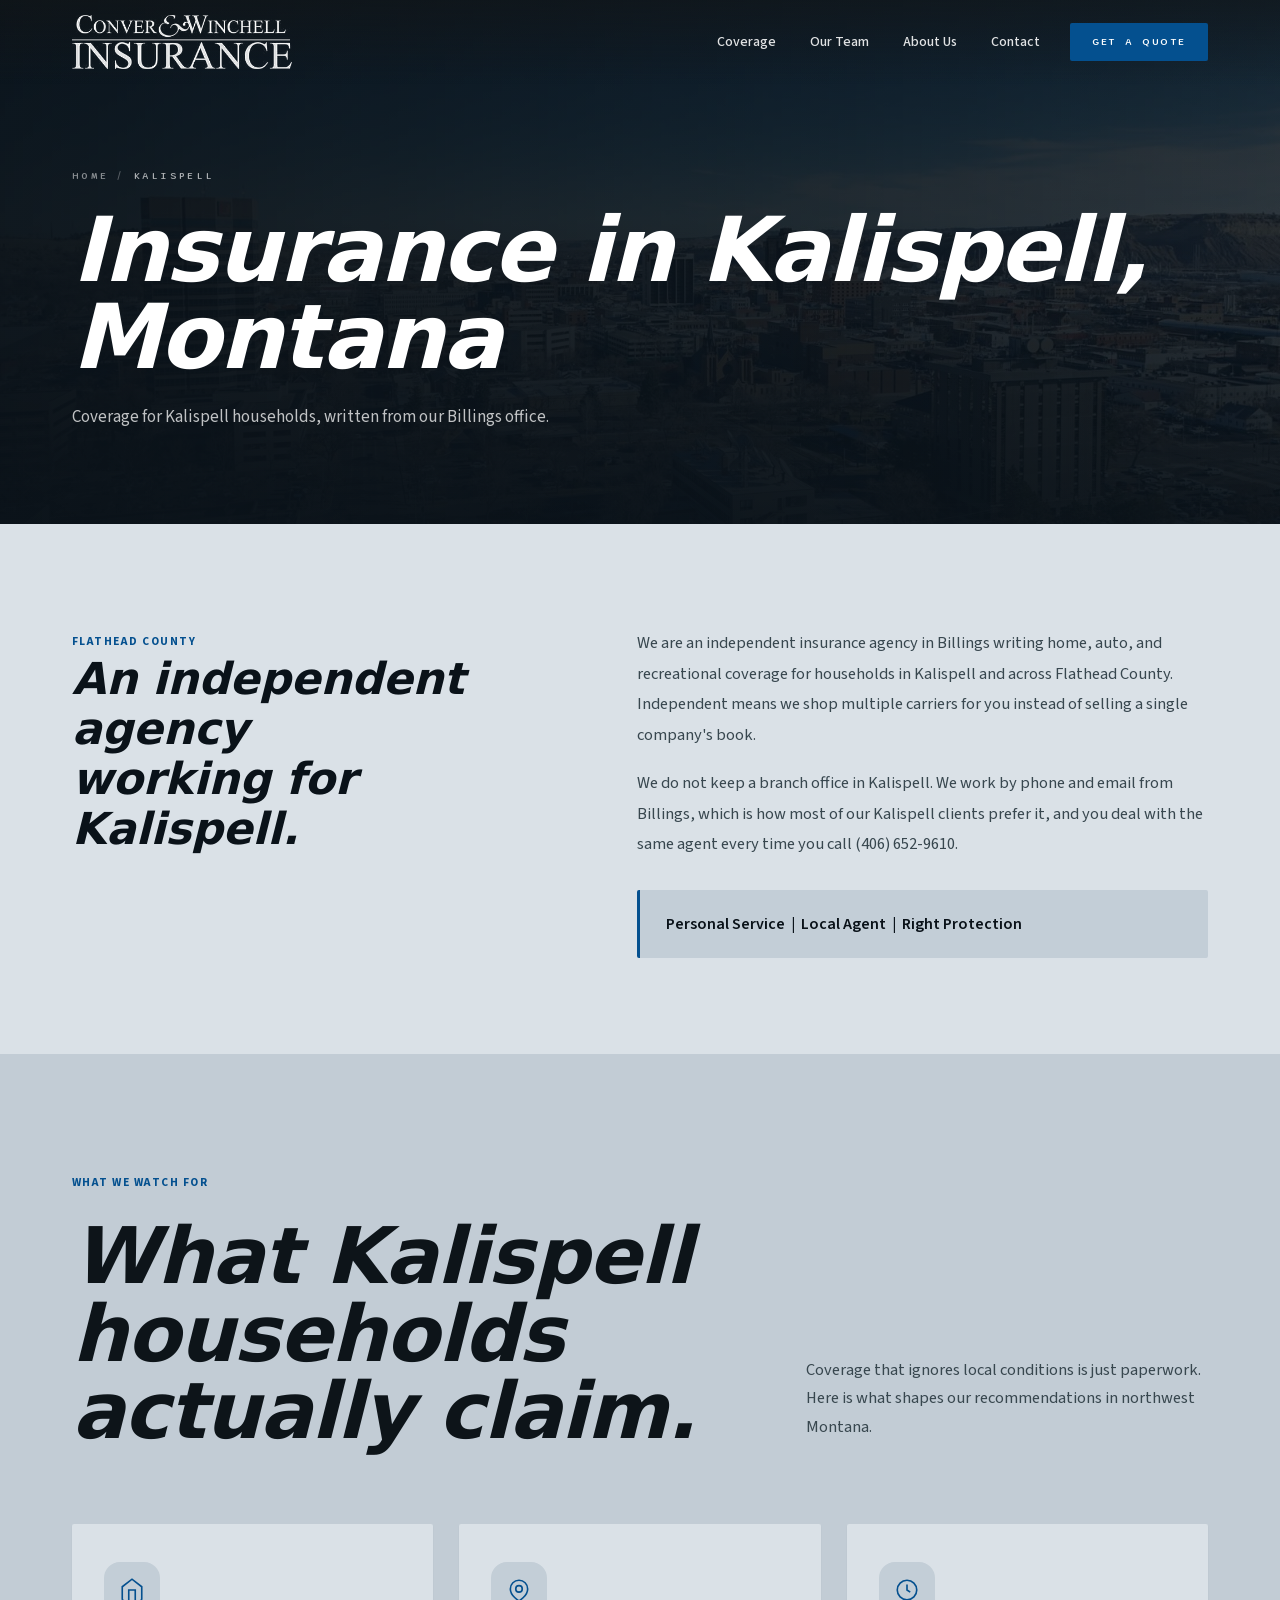
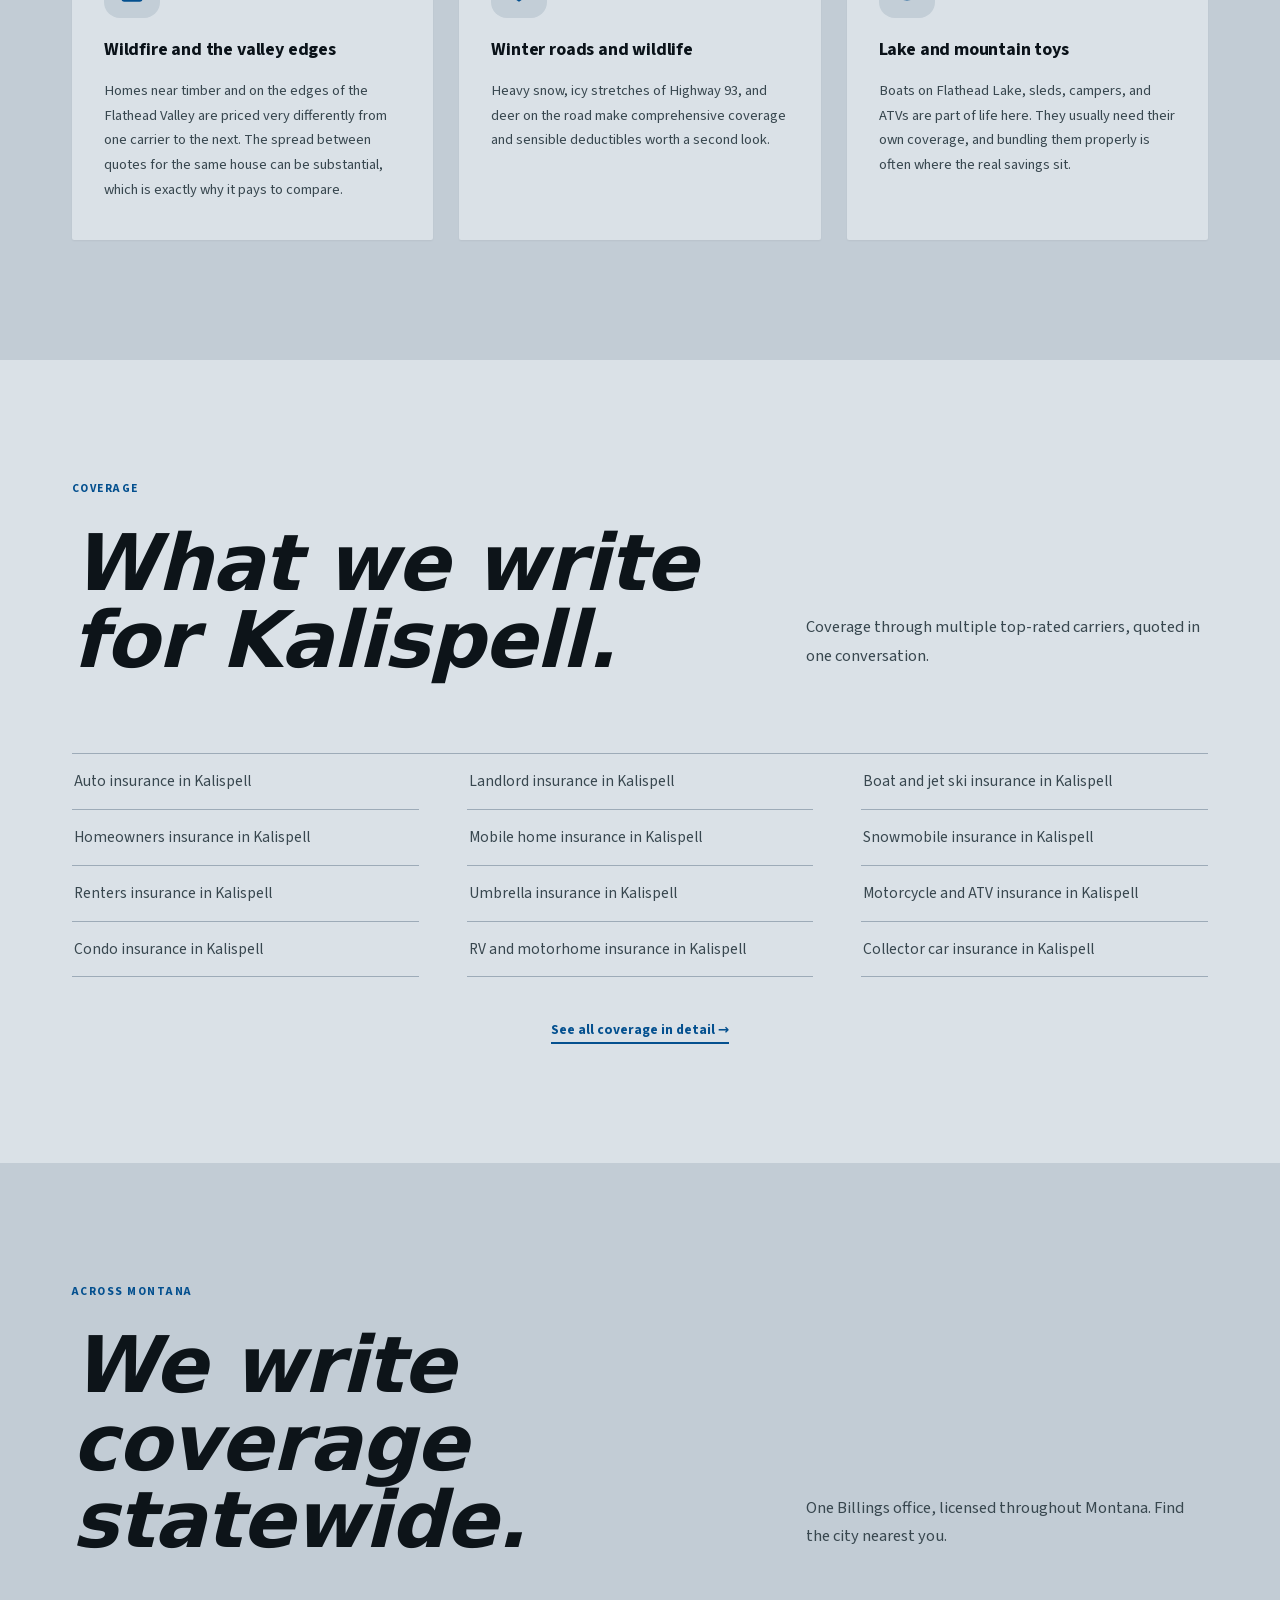
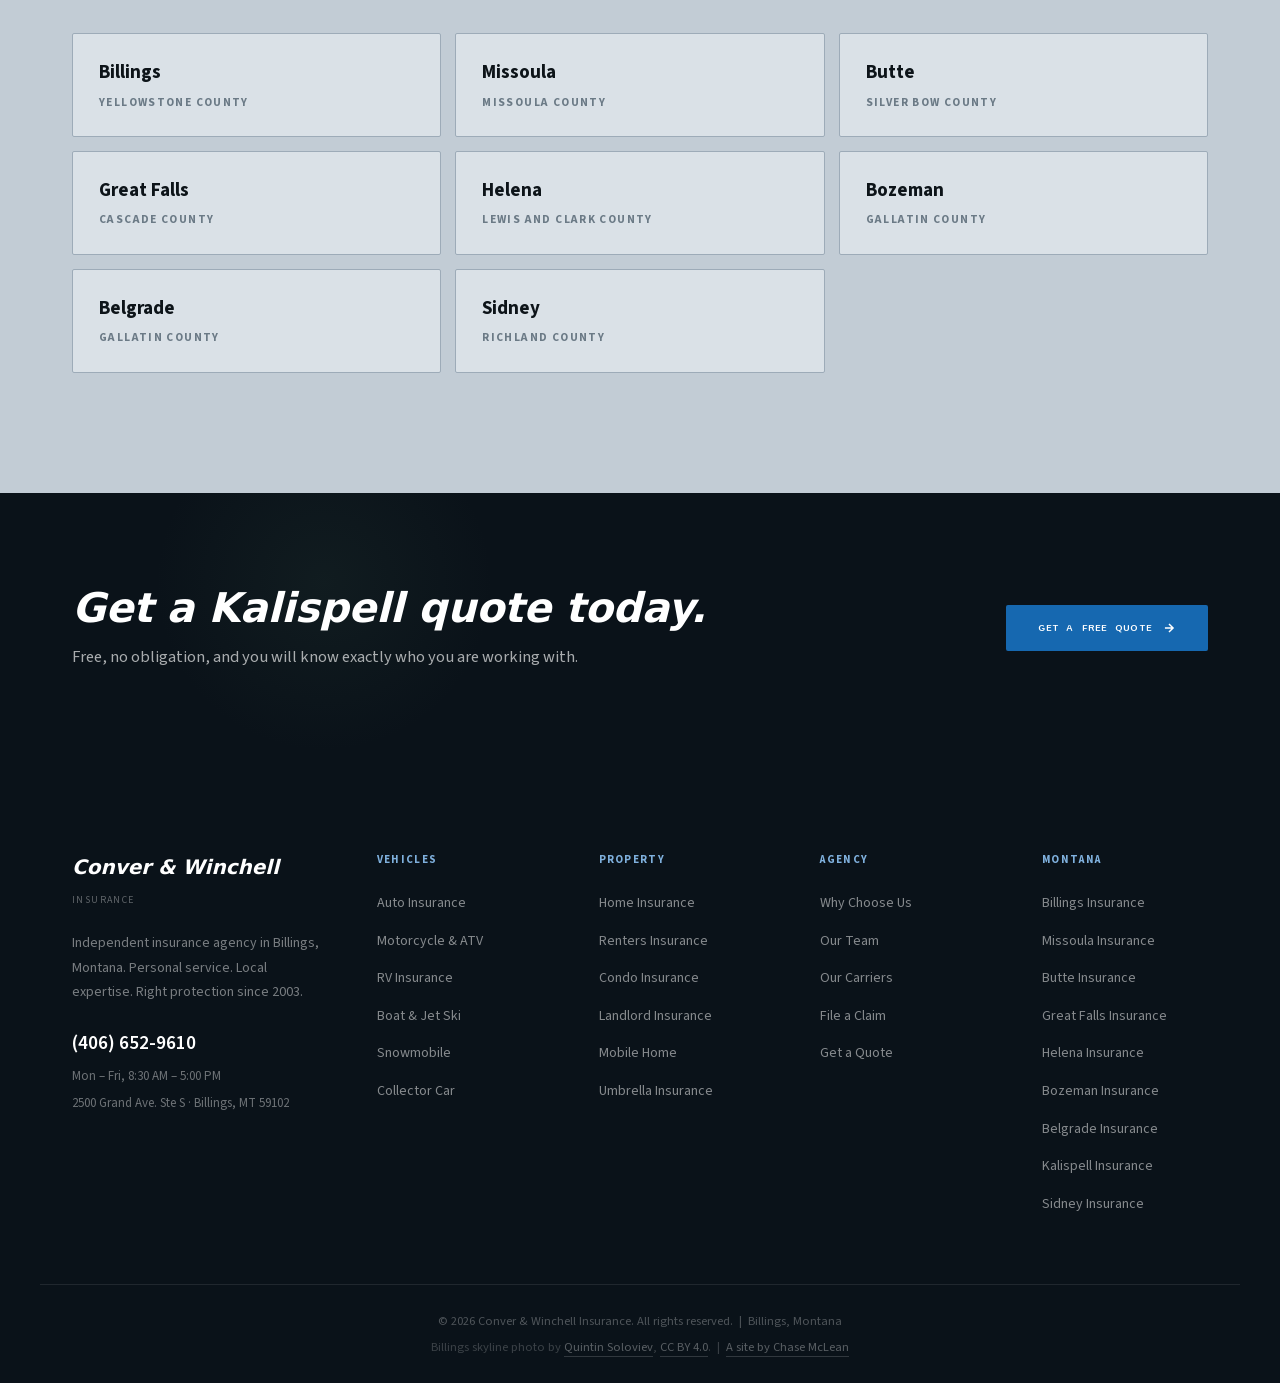
<file: kalispell.html>
<!DOCTYPE html>
<html lang="en">
<head>
  <meta charset="UTF-8" />
  <meta name="viewport" content="width=device-width, initial-scale=1.0" />
  <meta name="theme-color" content="#04508f" />
  <title>Kalispell Insurance Agency | Home, Auto &amp; RV Coverage | Conver &amp; Winchell</title>
  <meta name="description" content="Insurance for Kalispell, MT. Independent agency comparing multiple carriers for home, auto, RV and renters coverage in Flathead County. Free quote, call (406) 652-9610." />
  <link rel="canonical" href="https://www.converwinchell.com/kalispell.html" />
  <meta name="geo.region" content="US-MT" />
  <meta name="geo.placename" content="Kalispell, Montana" />
  <meta property="og:type" content="website" />
  <meta property="og:title" content="Kalispell Insurance Agency | Conver &amp; Winchell Insurance" />
  <meta property="og:description" content="Insurance for Kalispell, MT. Independent agency comparing multiple carriers for home, auto, RV and renters coverage in Flathead County. Free quote, call (406) 652-9610." />
  <meta property="og:image" content="images/logo.jpg" />
  <meta name="twitter:card" content="summary_large_image" />
  <link rel="icon" href="images/logo.png" />
  <link rel="preload" as="image" href="images/billings-hero-800.jpg" media="(max-width: 768px)" fetchpriority="high" />
  <link rel="preload" as="image" href="images/billings-hero-1600.jpg" media="(min-width: 769px)" fetchpriority="high" />
  <link rel="preload" href="fonts/source-sans-3-latin.woff2" as="font" type="font/woff2" crossorigin />
  <link rel="preload" href="fonts/sono-latin.woff2" as="font" type="font/woff2" crossorigin />
  <link rel="stylesheet" href="css/styles.css?v=18" />
</head>
<body>

  <header class="nav" id="nav">
    <div class="container nav__inner">
      <a href="index.html" class="nav__brand">
        <img class="nav__logo nav__logo--light" src="images/logo-white.png" alt="Conver &amp; Winchell Insurance" height="36" />
        <img class="nav__logo nav__logo--dark" src="images/logo.png" alt="Conver &amp; Winchell Insurance" height="36" />
      </a>
      <nav class="nav__links" id="navLinks">
        <a href="coverage.html">Coverage</a>
        <a href="team.html">Our Team</a>
        <a href="about.html">About Us</a>
        <a href="contact.html">Contact</a>
        <a href="contact.html" class="nav__quote-btn">Get a Quote</a>
      </nav>
      <button class="nav__hamburger" id="navToggle" aria-label="Open menu" aria-expanded="false">
        <span></span><span></span><span></span>
      </button>
    </div>
  </header>

  <!-- PAGE HERO -->
  <div class="page-hero">
    <div class="container page-hero__content">
      <div class="page-hero__breadcrumb">
        <a href="index.html">Home</a>
        <span>/</span>
        <span style="color:rgba(255,255,255,0.65)">Kalispell</span>
      </div>
      <h1>Insurance in Kalispell, Montana</h1>
      <p>Coverage for Kalispell households, written from our Billings office.</p>
    </div>
  </div>

  <!-- INTRO -->
  <section class="team-intro">
    <div class="container">
      <div class="team-intro__inner">
        <div>
          <div class="section-tag" style="text-align:left;">Flathead County</div>
          <h2>An independent agency <br>working for Kalispell.</h2>
        </div>
        <div class="team-intro__body">
          <p>We are an independent insurance agency in Billings writing home, auto, and recreational coverage for households in Kalispell and across Flathead County. Independent means we shop multiple carriers for you instead of selling a single company's book.</p>
          <p>We do not keep a branch office in Kalispell. We work by phone and email from Billings, which is how most of our Kalispell clients prefer it, and you deal with the same agent every time you call (406) 652-9610.</p>
          <div class="team-intro__quote">Personal Service &nbsp;|&nbsp; Local Agent &nbsp;|&nbsp; Right Protection</div>
        </div>
      </div>
    </div>
  </section>

  <!-- LOCAL RISK -->
  <section class="section why-us--cards">
    <div class="container">
      <div class="section-header">
        <div class="section-tag">What we watch for</div>
        <h2>What Kalispell households <br>actually claim.</h2>
        <p>Coverage that ignores local conditions is just paperwork. Here is what shapes our recommendations in northwest Montana.</p>
      </div>
      <div class="why-grid">
        <div class="why-card">
          <div class="why-card__icon"><svg width="26" height="26" viewBox="0 0 24 24" fill="none" stroke="currentColor" stroke-width="1.5"><path d="M3 9l9-7 9 7v11a2 2 0 01-2 2H5a2 2 0 01-2-2z"/><polyline points="9 22 9 12 15 12 15 22"/></svg></div>
          <h3>Wildfire and the valley edges</h3>
          <p>Homes near timber and on the edges of the Flathead Valley are priced very differently from one carrier to the next. The spread between quotes for the same house can be substantial, which is exactly why it pays to compare.</p>
        </div>
        <div class="why-card">
          <div class="why-card__icon"><svg width="26" height="26" viewBox="0 0 24 24" fill="none" stroke="currentColor" stroke-width="1.5"><path d="M12 22s8-4.5 8-11a8 8 0 10-16 0c0 6.5 8 11 8 11z"/><circle cx="12" cy="11" r="3"/></svg></div>
          <h3>Winter roads and wildlife</h3>
          <p>Heavy snow, icy stretches of Highway 93, and deer on the road make comprehensive coverage and sensible deductibles worth a second look.</p>
        </div>
        <div class="why-card">
          <div class="why-card__icon"><svg width="26" height="26" viewBox="0 0 24 24" fill="none" stroke="currentColor" stroke-width="1.5"><circle cx="12" cy="12" r="9"/><path d="M12 7v5l3 2"/></svg></div>
          <h3>Lake and mountain toys</h3>
          <p>Boats on Flathead Lake, sleds, campers, and ATVs are part of life here. They usually need their own coverage, and bundling them properly is often where the real savings sit.</p>
        </div>
      </div>
    </div>
  </section>

  <!-- COVERAGE -->
  <section class="section featured-coverage">
    <div class="container">
      <div class="section-header">
        <div class="section-tag">Coverage</div>
        <h2>What we write <br>for Kalispell.</h2>
        <p>Coverage through multiple top-rated carriers, quoted in one conversation.</p>
      </div>
      <div class="trust-list-plain">
        <ul>
          <li><a href="coverage.html">Auto insurance in Kalispell</a></li>
          <li><a href="coverage.html">Homeowners insurance in Kalispell</a></li>
          <li><a href="coverage.html">Renters insurance in Kalispell</a></li>
          <li><a href="coverage.html">Condo insurance in Kalispell</a></li>
          <li><a href="coverage.html">Landlord insurance in Kalispell</a></li>
          <li><a href="coverage.html">Mobile home insurance in Kalispell</a></li>
          <li><a href="coverage.html">Umbrella insurance in Kalispell</a></li>
          <li><a href="coverage.html">RV and motorhome insurance in Kalispell</a></li>
          <li><a href="coverage.html">Boat and jet ski insurance in Kalispell</a></li>
          <li><a href="coverage.html">Snowmobile insurance in Kalispell</a></li>
          <li><a href="coverage.html">Motorcycle and ATV insurance in Kalispell</a></li>
          <li><a href="coverage.html">Collector car insurance in Kalispell</a></li>
        </ul>
      </div>
      <div class="featured-coverage__all" style="margin-top:40px;">
        <a href="coverage.html">See all coverage in detail &rarr;</a>
      </div>
    </div>
  </section>

  <!-- OTHER LOCATIONS -->
  <section class="section locations">
    <div class="container">
      <div class="section-header">
        <div class="section-tag">Across Montana</div>
        <h2>We write coverage <br>statewide.</h2>
        <p>One Billings office, licensed throughout Montana. Find the city nearest you.</p>
      </div>
      <div class="locations__grid">
        <a class="location-chip" href="billings.html">Billings<span>Yellowstone County</span></a>
        <a class="location-chip" href="missoula.html">Missoula<span>Missoula County</span></a>
        <a class="location-chip" href="butte.html">Butte<span>Silver Bow County</span></a>
        <a class="location-chip" href="great-falls.html">Great Falls<span>Cascade County</span></a>
        <a class="location-chip" href="helena.html">Helena<span>Lewis and Clark County</span></a>
        <a class="location-chip" href="bozeman.html">Bozeman<span>Gallatin County</span></a>
        <a class="location-chip" href="belgrade.html">Belgrade<span>Gallatin County</span></a>
        <a class="location-chip" href="sidney.html">Sidney<span>Richland County</span></a>
      </div>
    </div>
  </section>

  <!-- CTA STRIP -->
  <section class="cta-strip">
    <div class="container cta-strip__inner">
      <div>
        <h2>Get a Kalispell quote today.</h2>
        <p>Free, no obligation, and you will know exactly who you are working with.</p>
      </div>
      <a href="contact.html" class="btn-primary">
        <span>Get a Free Quote</span>
        <svg width="14" height="14" viewBox="0 0 24 24" fill="none" stroke="currentColor" stroke-width="2.5" aria-hidden="true"><path d="M5 12h14M12 5l7 7-7 7"/></svg>
      </a>
    </div>
  </section>

  <footer class="footer">
    <div class="container footer__inner">
      <div class="footer__brand">
        <div class="footer__wordmark"><span>Conver &amp; Winchell</span><small>Insurance</small></div>
        <p>Independent insurance agency in Billings, Montana. Personal service. Local expertise. Right protection since 2003.</p>
        <div class="footer__contact-info">
          <a href="tel:4066529610">(406) 652-9610</a>
          <span>Mon – Fri, 8:30 AM – 5:00 PM</span>
          <span>2500 Grand Ave. Ste S · Billings, MT 59102</span>
        </div>
      </div>
      <div class="footer__col"><h4>Vehicles</h4><ul><li><a href="coverage.html">Auto Insurance</a></li><li><a href="coverage.html">Motorcycle &amp; ATV</a></li><li><a href="coverage.html">RV Insurance</a></li><li><a href="coverage.html">Boat &amp; Jet Ski</a></li><li><a href="coverage.html">Snowmobile</a></li><li><a href="coverage.html">Collector Car</a></li></ul></div>
      <div class="footer__col"><h4>Property</h4><ul><li><a href="coverage.html">Home Insurance</a></li><li><a href="coverage.html">Renters Insurance</a></li><li><a href="coverage.html">Condo Insurance</a></li><li><a href="coverage.html">Landlord Insurance</a></li><li><a href="coverage.html">Mobile Home</a></li><li><a href="coverage.html">Umbrella Insurance</a></li></ul></div>
      <div class="footer__col"><h4>Agency</h4><ul><li><a href="about.html">Why Choose Us</a></li><li><a href="team.html">Our Team</a></li><li><a href="about.html">Our Carriers</a></li><li><a href="contact.html">File a Claim</a></li><li><a href="contact.html">Get a Quote</a></li></ul></div>
      <div class="footer__col">
        <h4>Montana</h4>
        <ul>
          <li><a href="billings.html">Billings Insurance</a></li>
          <li><a href="missoula.html">Missoula Insurance</a></li>
          <li><a href="butte.html">Butte Insurance</a></li>
          <li><a href="great-falls.html">Great Falls Insurance</a></li>
          <li><a href="helena.html">Helena Insurance</a></li>
          <li><a href="bozeman.html">Bozeman Insurance</a></li>
          <li><a href="belgrade.html">Belgrade Insurance</a></li>
          <li><a href="kalispell.html">Kalispell Insurance</a></li>
          <li><a href="sidney.html">Sidney Insurance</a></li>
        </ul>
      </div>
    </div>
    <div class="footer__bottom"><div class="container"><p>&copy; 2026 Conver &amp; Winchell Insurance. All rights reserved. &nbsp;|&nbsp; Billings, Montana</p><p class="footer__credit">Billings skyline photo by <a href="https://commons.wikimedia.org/wiki/File:Billings,_Montana_skyline_in_2024.jpg" target="_blank" rel="noopener">Quintin Soloviev</a>, <a href="https://creativecommons.org/licenses/by/4.0/" target="_blank" rel="noopener">CC BY 4.0</a>. &nbsp;|&nbsp; <a href="https://chasemclean.com/">A site by Chase McLean</a></p></div></div>
  </footer>

  <!-- STICKY MOBILE ACTION BAR -->
  <div class="mobile-bar" id="mobileBar">
    <a href="tel:4066529610" class="mobile-bar__call">
      <svg width="15" height="15" fill="none" stroke="currentColor" stroke-width="2" viewBox="0 0 24 24"><path d="M22 16.92v3a2 2 0 01-2.18 2 19.79 19.79 0 01-8.63-3.07A19.5 19.5 0 013.07 9.8a19.79 19.79 0 01-3.07-8.68A2 2 0 012 1h3a2 2 0 012 1.72c.13.96.36 1.9.7 2.81a2 2 0 01-.45 2.11L6.09 8.91A16 16 0 0015 17.91l1.27-1.27a2 2 0 012.11-.45c.91.34 1.85.57 2.81.7A2 2 0 0122 16.92z"/></svg>
      Call Us
    </a>
    <a href="contact.html" class="mobile-bar__quote">Get a Quote</a>
  </div>

  <script type="application/ld+json">
  {
    "@context": "https://schema.org",
    "@type": "InsuranceAgency",
    "name": "Conver & Winchell Insurance",
    "url": "https://www.converwinchell.com/",
    "image": "https://www.converwinchell.com/images/logo.jpg",
    "telephone": "+1-406-652-9610",
    "foundingDate": "2003",
    "address": {
      "@type": "PostalAddress",
      "streetAddress": "2500 Grand Ave. Ste S",
      "addressLocality": "Billings",
      "addressRegion": "MT",
      "postalCode": "59102",
      "addressCountry": "US"
    },
    "openingHoursSpecification": [{
      "@type": "OpeningHoursSpecification",
      "dayOfWeek": ["Monday","Tuesday","Wednesday","Thursday","Friday"],
      "opens": "08:30",
      "closes": "17:00"
    }]
  }
  </script>

  <script src="js/main.js?v=16"></script>

  <script type="application/ld+json">
  {
    "@context": "https://schema.org",
    "@type": "InsuranceAgency",
    "name": "Conver & Winchell Insurance",
    "url": "https://www.converwinchell.com/kalispell.html",
    "telephone": "+1-406-652-9610",
    "priceRange": "$$",
    "image": "https://www.converwinchell.com/images/logo.jpg",
    "address": {
      "@type": "PostalAddress",
      "streetAddress": "2500 Grand Ave. Ste S",
      "addressLocality": "Billings",
      "addressRegion": "MT",
      "postalCode": "59102",
      "addressCountry": "US"
    },
    "areaServed": {
      "@type": "City",
      "name": "Kalispell",
      "containedInPlace": { "@type": "State", "name": "Montana" }
    },
    "description": "Insurance for Kalispell, MT. Independent agency comparing multiple carriers for home, auto, RV and renters coverage in Flathead County. Free quote, call (406) 652-9610."
  }
  </script>
</body>
</html>
</file>
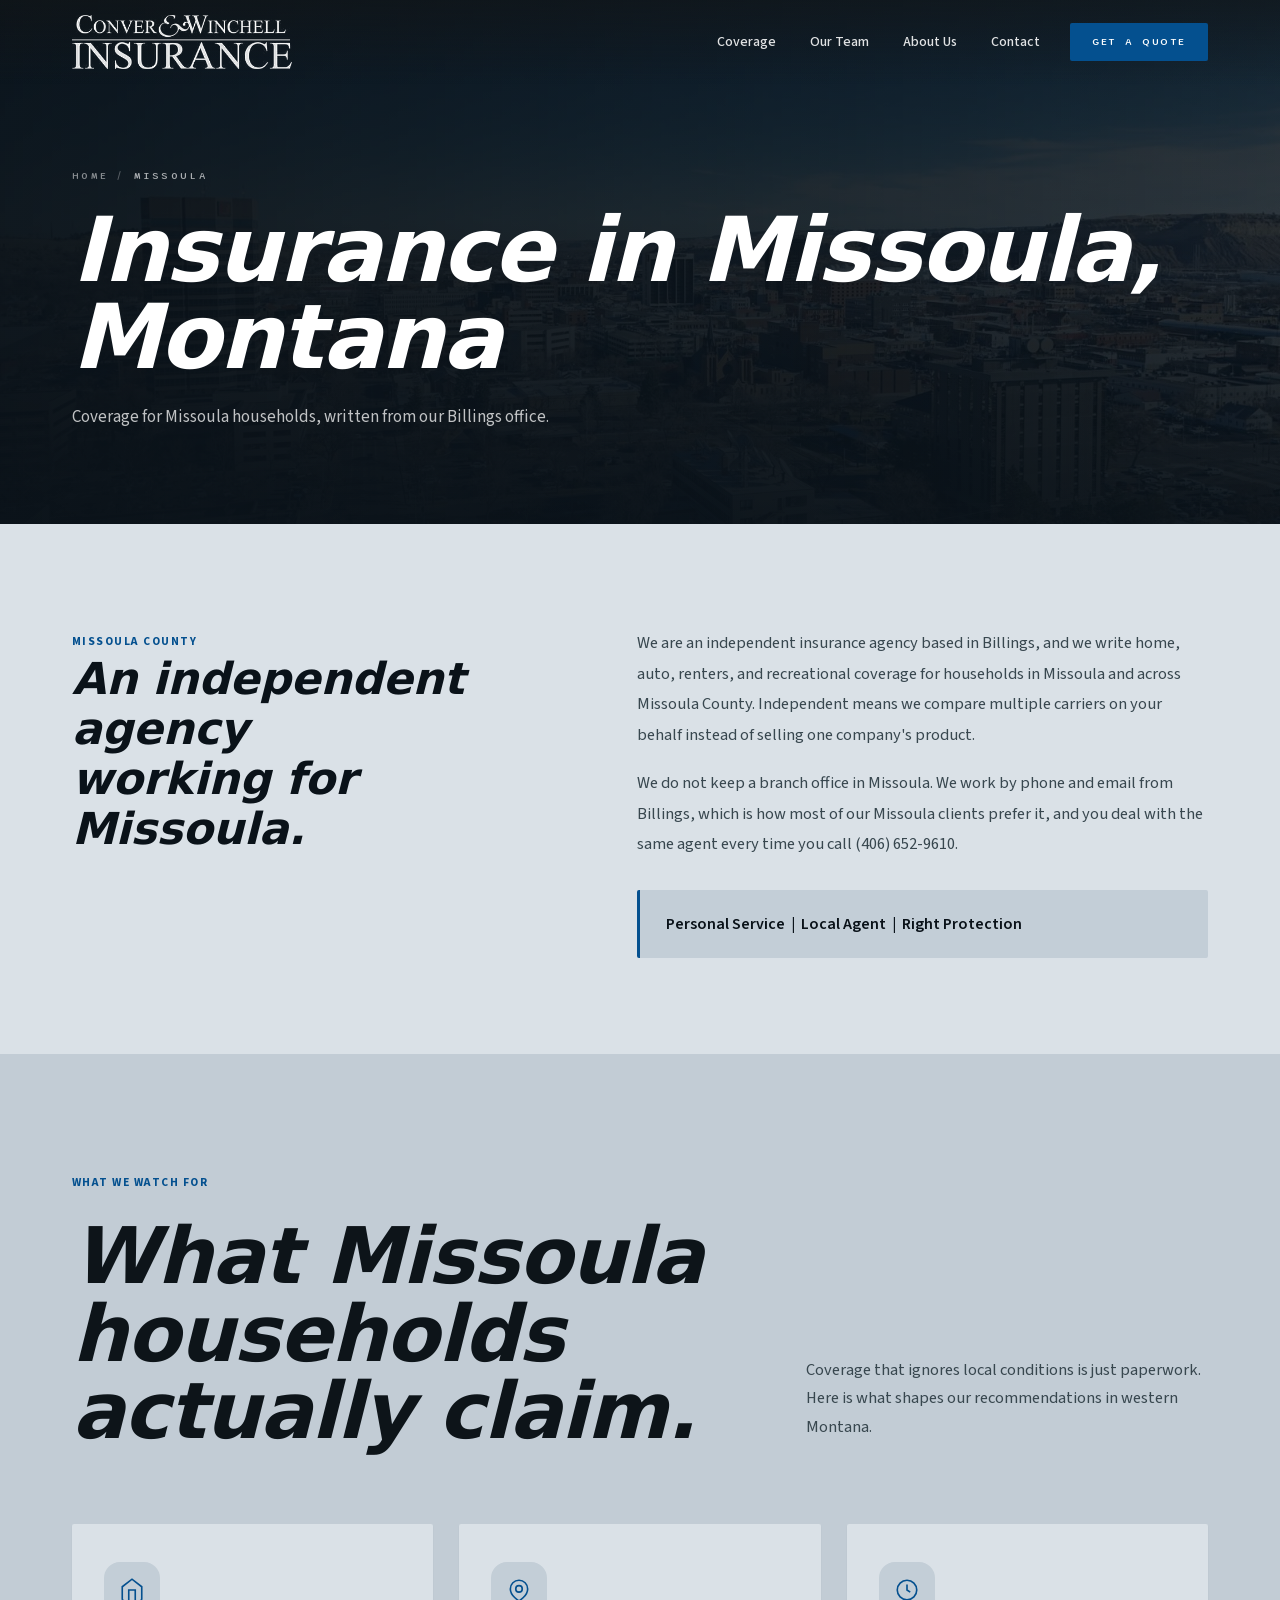
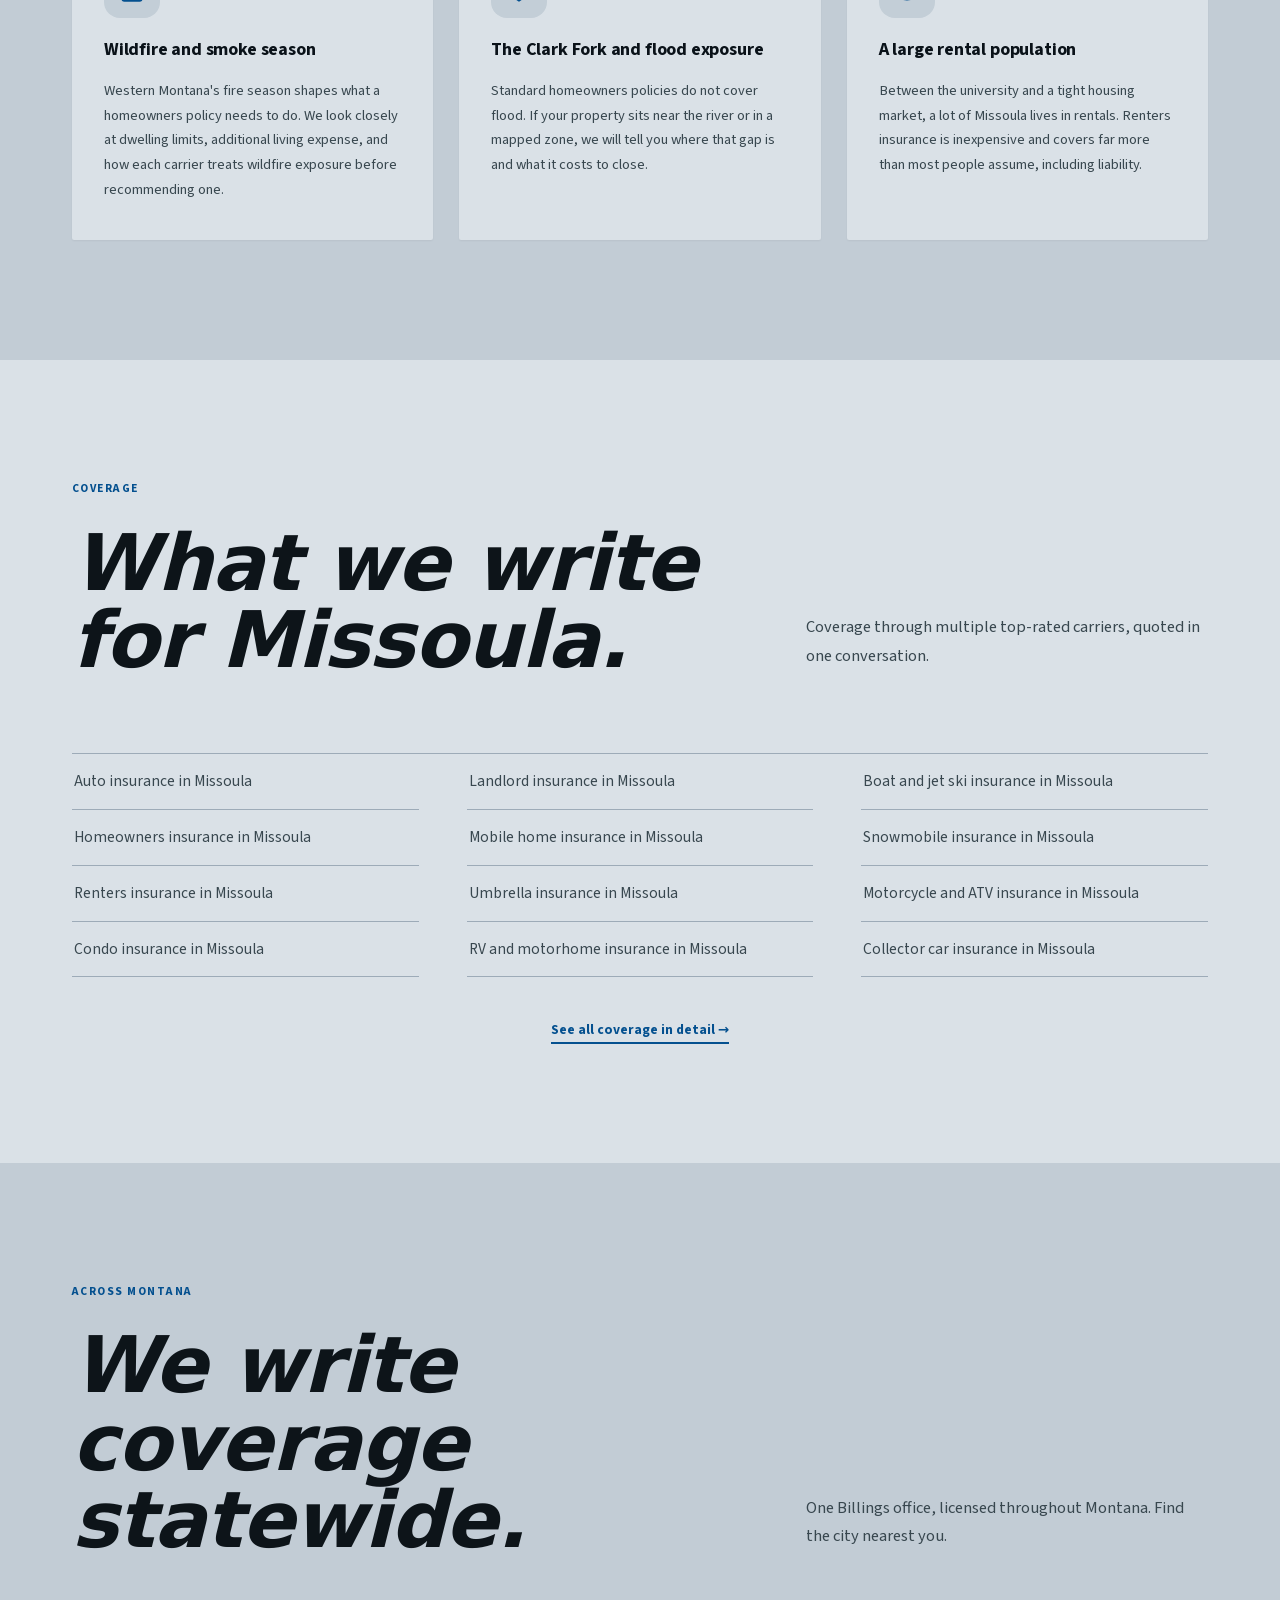
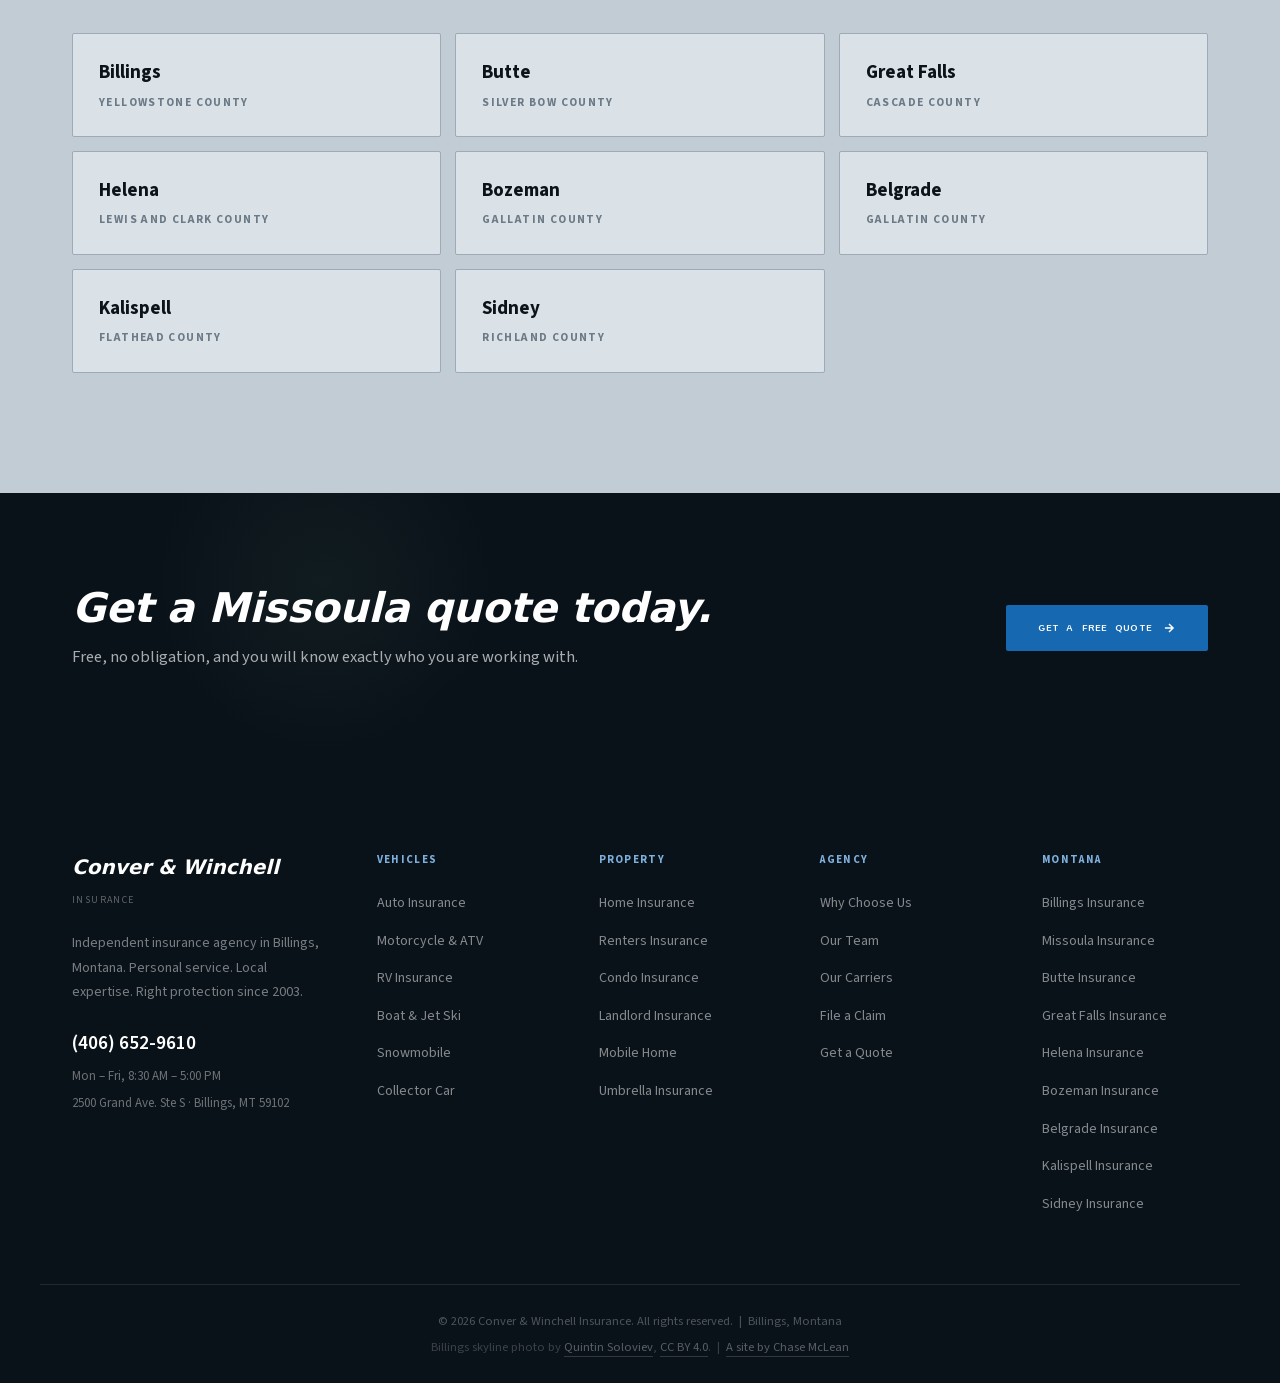
<file: missoula.html>
<!DOCTYPE html>
<html lang="en">
<head>
  <meta charset="UTF-8" />
  <meta name="viewport" content="width=device-width, initial-scale=1.0" />
  <meta name="theme-color" content="#04508f" />
  <title>Missoula Insurance Agency | Home, Auto &amp; RV Coverage | Conver &amp; Winchell</title>
  <meta name="description" content="Insurance for Missoula, MT. Independent agency comparing multiple carriers for home, auto, RV and renters coverage in Missoula County. Free quote, call (406) 652-9610." />
  <link rel="canonical" href="https://www.converwinchell.com/missoula.html" />
  <meta name="geo.region" content="US-MT" />
  <meta name="geo.placename" content="Missoula, Montana" />
  <meta property="og:type" content="website" />
  <meta property="og:title" content="Missoula Insurance Agency | Conver &amp; Winchell Insurance" />
  <meta property="og:description" content="Insurance for Missoula, MT. Independent agency comparing multiple carriers for home, auto, RV and renters coverage in Missoula County. Free quote, call (406) 652-9610." />
  <meta property="og:image" content="images/logo.jpg" />
  <meta name="twitter:card" content="summary_large_image" />
  <link rel="icon" href="images/logo.png" />
  <link rel="preload" as="image" href="images/billings-hero-800.jpg" media="(max-width: 768px)" fetchpriority="high" />
  <link rel="preload" as="image" href="images/billings-hero-1600.jpg" media="(min-width: 769px)" fetchpriority="high" />
  <link rel="preload" href="fonts/source-sans-3-latin.woff2" as="font" type="font/woff2" crossorigin />
  <link rel="preload" href="fonts/sono-latin.woff2" as="font" type="font/woff2" crossorigin />
  <link rel="stylesheet" href="css/styles.css?v=18" />
</head>
<body>

  <header class="nav" id="nav">
    <div class="container nav__inner">
      <a href="index.html" class="nav__brand">
        <img class="nav__logo nav__logo--light" src="images/logo-white.png" alt="Conver &amp; Winchell Insurance" height="36" />
        <img class="nav__logo nav__logo--dark" src="images/logo.png" alt="Conver &amp; Winchell Insurance" height="36" />
      </a>
      <nav class="nav__links" id="navLinks">
        <a href="coverage.html">Coverage</a>
        <a href="team.html">Our Team</a>
        <a href="about.html">About Us</a>
        <a href="contact.html">Contact</a>
        <a href="contact.html" class="nav__quote-btn">Get a Quote</a>
      </nav>
      <button class="nav__hamburger" id="navToggle" aria-label="Open menu" aria-expanded="false">
        <span></span><span></span><span></span>
      </button>
    </div>
  </header>

  <!-- PAGE HERO -->
  <div class="page-hero">
    <div class="container page-hero__content">
      <div class="page-hero__breadcrumb">
        <a href="index.html">Home</a>
        <span>/</span>
        <span style="color:rgba(255,255,255,0.65)">Missoula</span>
      </div>
      <h1>Insurance in Missoula, Montana</h1>
      <p>Coverage for Missoula households, written from our Billings office.</p>
    </div>
  </div>

  <!-- INTRO -->
  <section class="team-intro">
    <div class="container">
      <div class="team-intro__inner">
        <div>
          <div class="section-tag" style="text-align:left;">Missoula County</div>
          <h2>An independent agency <br>working for Missoula.</h2>
        </div>
        <div class="team-intro__body">
          <p>We are an independent insurance agency based in Billings, and we write home, auto, renters, and recreational coverage for households in Missoula and across Missoula County. Independent means we compare multiple carriers on your behalf instead of selling one company's product.</p>
          <p>We do not keep a branch office in Missoula. We work by phone and email from Billings, which is how most of our Missoula clients prefer it, and you deal with the same agent every time you call (406) 652-9610.</p>
          <div class="team-intro__quote">Personal Service &nbsp;|&nbsp; Local Agent &nbsp;|&nbsp; Right Protection</div>
        </div>
      </div>
    </div>
  </section>

  <!-- LOCAL RISK -->
  <section class="section why-us--cards">
    <div class="container">
      <div class="section-header">
        <div class="section-tag">What we watch for</div>
        <h2>What Missoula households <br>actually claim.</h2>
        <p>Coverage that ignores local conditions is just paperwork. Here is what shapes our recommendations in western Montana.</p>
      </div>
      <div class="why-grid">
        <div class="why-card">
          <div class="why-card__icon"><svg width="26" height="26" viewBox="0 0 24 24" fill="none" stroke="currentColor" stroke-width="1.5"><path d="M3 9l9-7 9 7v11a2 2 0 01-2 2H5a2 2 0 01-2-2z"/><polyline points="9 22 9 12 15 12 15 22"/></svg></div>
          <h3>Wildfire and smoke season</h3>
          <p>Western Montana's fire season shapes what a homeowners policy needs to do. We look closely at dwelling limits, additional living expense, and how each carrier treats wildfire exposure before recommending one.</p>
        </div>
        <div class="why-card">
          <div class="why-card__icon"><svg width="26" height="26" viewBox="0 0 24 24" fill="none" stroke="currentColor" stroke-width="1.5"><path d="M12 22s8-4.5 8-11a8 8 0 10-16 0c0 6.5 8 11 8 11z"/><circle cx="12" cy="11" r="3"/></svg></div>
          <h3>The Clark Fork and flood exposure</h3>
          <p>Standard homeowners policies do not cover flood. If your property sits near the river or in a mapped zone, we will tell you where that gap is and what it costs to close.</p>
        </div>
        <div class="why-card">
          <div class="why-card__icon"><svg width="26" height="26" viewBox="0 0 24 24" fill="none" stroke="currentColor" stroke-width="1.5"><circle cx="12" cy="12" r="9"/><path d="M12 7v5l3 2"/></svg></div>
          <h3>A large rental population</h3>
          <p>Between the university and a tight housing market, a lot of Missoula lives in rentals. Renters insurance is inexpensive and covers far more than most people assume, including liability.</p>
        </div>
      </div>
    </div>
  </section>

  <!-- COVERAGE -->
  <section class="section featured-coverage">
    <div class="container">
      <div class="section-header">
        <div class="section-tag">Coverage</div>
        <h2>What we write <br>for Missoula.</h2>
        <p>Coverage through multiple top-rated carriers, quoted in one conversation.</p>
      </div>
      <div class="trust-list-plain">
        <ul>
          <li><a href="coverage.html">Auto insurance in Missoula</a></li>
          <li><a href="coverage.html">Homeowners insurance in Missoula</a></li>
          <li><a href="coverage.html">Renters insurance in Missoula</a></li>
          <li><a href="coverage.html">Condo insurance in Missoula</a></li>
          <li><a href="coverage.html">Landlord insurance in Missoula</a></li>
          <li><a href="coverage.html">Mobile home insurance in Missoula</a></li>
          <li><a href="coverage.html">Umbrella insurance in Missoula</a></li>
          <li><a href="coverage.html">RV and motorhome insurance in Missoula</a></li>
          <li><a href="coverage.html">Boat and jet ski insurance in Missoula</a></li>
          <li><a href="coverage.html">Snowmobile insurance in Missoula</a></li>
          <li><a href="coverage.html">Motorcycle and ATV insurance in Missoula</a></li>
          <li><a href="coverage.html">Collector car insurance in Missoula</a></li>
        </ul>
      </div>
      <div class="featured-coverage__all" style="margin-top:40px;">
        <a href="coverage.html">See all coverage in detail &rarr;</a>
      </div>
    </div>
  </section>

  <!-- OTHER LOCATIONS -->
  <section class="section locations">
    <div class="container">
      <div class="section-header">
        <div class="section-tag">Across Montana</div>
        <h2>We write coverage <br>statewide.</h2>
        <p>One Billings office, licensed throughout Montana. Find the city nearest you.</p>
      </div>
      <div class="locations__grid">
        <a class="location-chip" href="billings.html">Billings<span>Yellowstone County</span></a>
        <a class="location-chip" href="butte.html">Butte<span>Silver Bow County</span></a>
        <a class="location-chip" href="great-falls.html">Great Falls<span>Cascade County</span></a>
        <a class="location-chip" href="helena.html">Helena<span>Lewis and Clark County</span></a>
        <a class="location-chip" href="bozeman.html">Bozeman<span>Gallatin County</span></a>
        <a class="location-chip" href="belgrade.html">Belgrade<span>Gallatin County</span></a>
        <a class="location-chip" href="kalispell.html">Kalispell<span>Flathead County</span></a>
        <a class="location-chip" href="sidney.html">Sidney<span>Richland County</span></a>
      </div>
    </div>
  </section>

  <!-- CTA STRIP -->
  <section class="cta-strip">
    <div class="container cta-strip__inner">
      <div>
        <h2>Get a Missoula quote today.</h2>
        <p>Free, no obligation, and you will know exactly who you are working with.</p>
      </div>
      <a href="contact.html" class="btn-primary">
        <span>Get a Free Quote</span>
        <svg width="14" height="14" viewBox="0 0 24 24" fill="none" stroke="currentColor" stroke-width="2.5" aria-hidden="true"><path d="M5 12h14M12 5l7 7-7 7"/></svg>
      </a>
    </div>
  </section>

  <footer class="footer">
    <div class="container footer__inner">
      <div class="footer__brand">
        <div class="footer__wordmark"><span>Conver &amp; Winchell</span><small>Insurance</small></div>
        <p>Independent insurance agency in Billings, Montana. Personal service. Local expertise. Right protection since 2003.</p>
        <div class="footer__contact-info">
          <a href="tel:4066529610">(406) 652-9610</a>
          <span>Mon – Fri, 8:30 AM – 5:00 PM</span>
          <span>2500 Grand Ave. Ste S · Billings, MT 59102</span>
        </div>
      </div>
      <div class="footer__col"><h4>Vehicles</h4><ul><li><a href="coverage.html">Auto Insurance</a></li><li><a href="coverage.html">Motorcycle &amp; ATV</a></li><li><a href="coverage.html">RV Insurance</a></li><li><a href="coverage.html">Boat &amp; Jet Ski</a></li><li><a href="coverage.html">Snowmobile</a></li><li><a href="coverage.html">Collector Car</a></li></ul></div>
      <div class="footer__col"><h4>Property</h4><ul><li><a href="coverage.html">Home Insurance</a></li><li><a href="coverage.html">Renters Insurance</a></li><li><a href="coverage.html">Condo Insurance</a></li><li><a href="coverage.html">Landlord Insurance</a></li><li><a href="coverage.html">Mobile Home</a></li><li><a href="coverage.html">Umbrella Insurance</a></li></ul></div>
      <div class="footer__col"><h4>Agency</h4><ul><li><a href="about.html">Why Choose Us</a></li><li><a href="team.html">Our Team</a></li><li><a href="about.html">Our Carriers</a></li><li><a href="contact.html">File a Claim</a></li><li><a href="contact.html">Get a Quote</a></li></ul></div>
      <div class="footer__col">
        <h4>Montana</h4>
        <ul>
          <li><a href="billings.html">Billings Insurance</a></li>
          <li><a href="missoula.html">Missoula Insurance</a></li>
          <li><a href="butte.html">Butte Insurance</a></li>
          <li><a href="great-falls.html">Great Falls Insurance</a></li>
          <li><a href="helena.html">Helena Insurance</a></li>
          <li><a href="bozeman.html">Bozeman Insurance</a></li>
          <li><a href="belgrade.html">Belgrade Insurance</a></li>
          <li><a href="kalispell.html">Kalispell Insurance</a></li>
          <li><a href="sidney.html">Sidney Insurance</a></li>
        </ul>
      </div>
    </div>
    <div class="footer__bottom"><div class="container"><p>&copy; 2026 Conver &amp; Winchell Insurance. All rights reserved. &nbsp;|&nbsp; Billings, Montana</p><p class="footer__credit">Billings skyline photo by <a href="https://commons.wikimedia.org/wiki/File:Billings,_Montana_skyline_in_2024.jpg" target="_blank" rel="noopener">Quintin Soloviev</a>, <a href="https://creativecommons.org/licenses/by/4.0/" target="_blank" rel="noopener">CC BY 4.0</a>. &nbsp;|&nbsp; <a href="https://chasemclean.com/">A site by Chase McLean</a></p></div></div>
  </footer>

  <!-- STICKY MOBILE ACTION BAR -->
  <div class="mobile-bar" id="mobileBar">
    <a href="tel:4066529610" class="mobile-bar__call">
      <svg width="15" height="15" fill="none" stroke="currentColor" stroke-width="2" viewBox="0 0 24 24"><path d="M22 16.92v3a2 2 0 01-2.18 2 19.79 19.79 0 01-8.63-3.07A19.5 19.5 0 013.07 9.8a19.79 19.79 0 01-3.07-8.68A2 2 0 012 1h3a2 2 0 012 1.72c.13.96.36 1.9.7 2.81a2 2 0 01-.45 2.11L6.09 8.91A16 16 0 0015 17.91l1.27-1.27a2 2 0 012.11-.45c.91.34 1.85.57 2.81.7A2 2 0 0122 16.92z"/></svg>
      Call Us
    </a>
    <a href="contact.html" class="mobile-bar__quote">Get a Quote</a>
  </div>

  <script type="application/ld+json">
  {
    "@context": "https://schema.org",
    "@type": "InsuranceAgency",
    "name": "Conver & Winchell Insurance",
    "url": "https://www.converwinchell.com/",
    "image": "https://www.converwinchell.com/images/logo.jpg",
    "telephone": "+1-406-652-9610",
    "foundingDate": "2003",
    "address": {
      "@type": "PostalAddress",
      "streetAddress": "2500 Grand Ave. Ste S",
      "addressLocality": "Billings",
      "addressRegion": "MT",
      "postalCode": "59102",
      "addressCountry": "US"
    },
    "openingHoursSpecification": [{
      "@type": "OpeningHoursSpecification",
      "dayOfWeek": ["Monday","Tuesday","Wednesday","Thursday","Friday"],
      "opens": "08:30",
      "closes": "17:00"
    }]
  }
  </script>

  <script src="js/main.js?v=16"></script>

  <script type="application/ld+json">
  {
    "@context": "https://schema.org",
    "@type": "InsuranceAgency",
    "name": "Conver & Winchell Insurance",
    "url": "https://www.converwinchell.com/missoula.html",
    "telephone": "+1-406-652-9610",
    "priceRange": "$$",
    "image": "https://www.converwinchell.com/images/logo.jpg",
    "address": {
      "@type": "PostalAddress",
      "streetAddress": "2500 Grand Ave. Ste S",
      "addressLocality": "Billings",
      "addressRegion": "MT",
      "postalCode": "59102",
      "addressCountry": "US"
    },
    "areaServed": {
      "@type": "City",
      "name": "Missoula",
      "containedInPlace": { "@type": "State", "name": "Montana" }
    },
    "description": "Insurance for Missoula, MT. Independent agency comparing multiple carriers for home, auto, RV and renters coverage in Missoula County. Free quote, call (406) 652-9610."
  }
  </script>
</body>
</html>
</file>
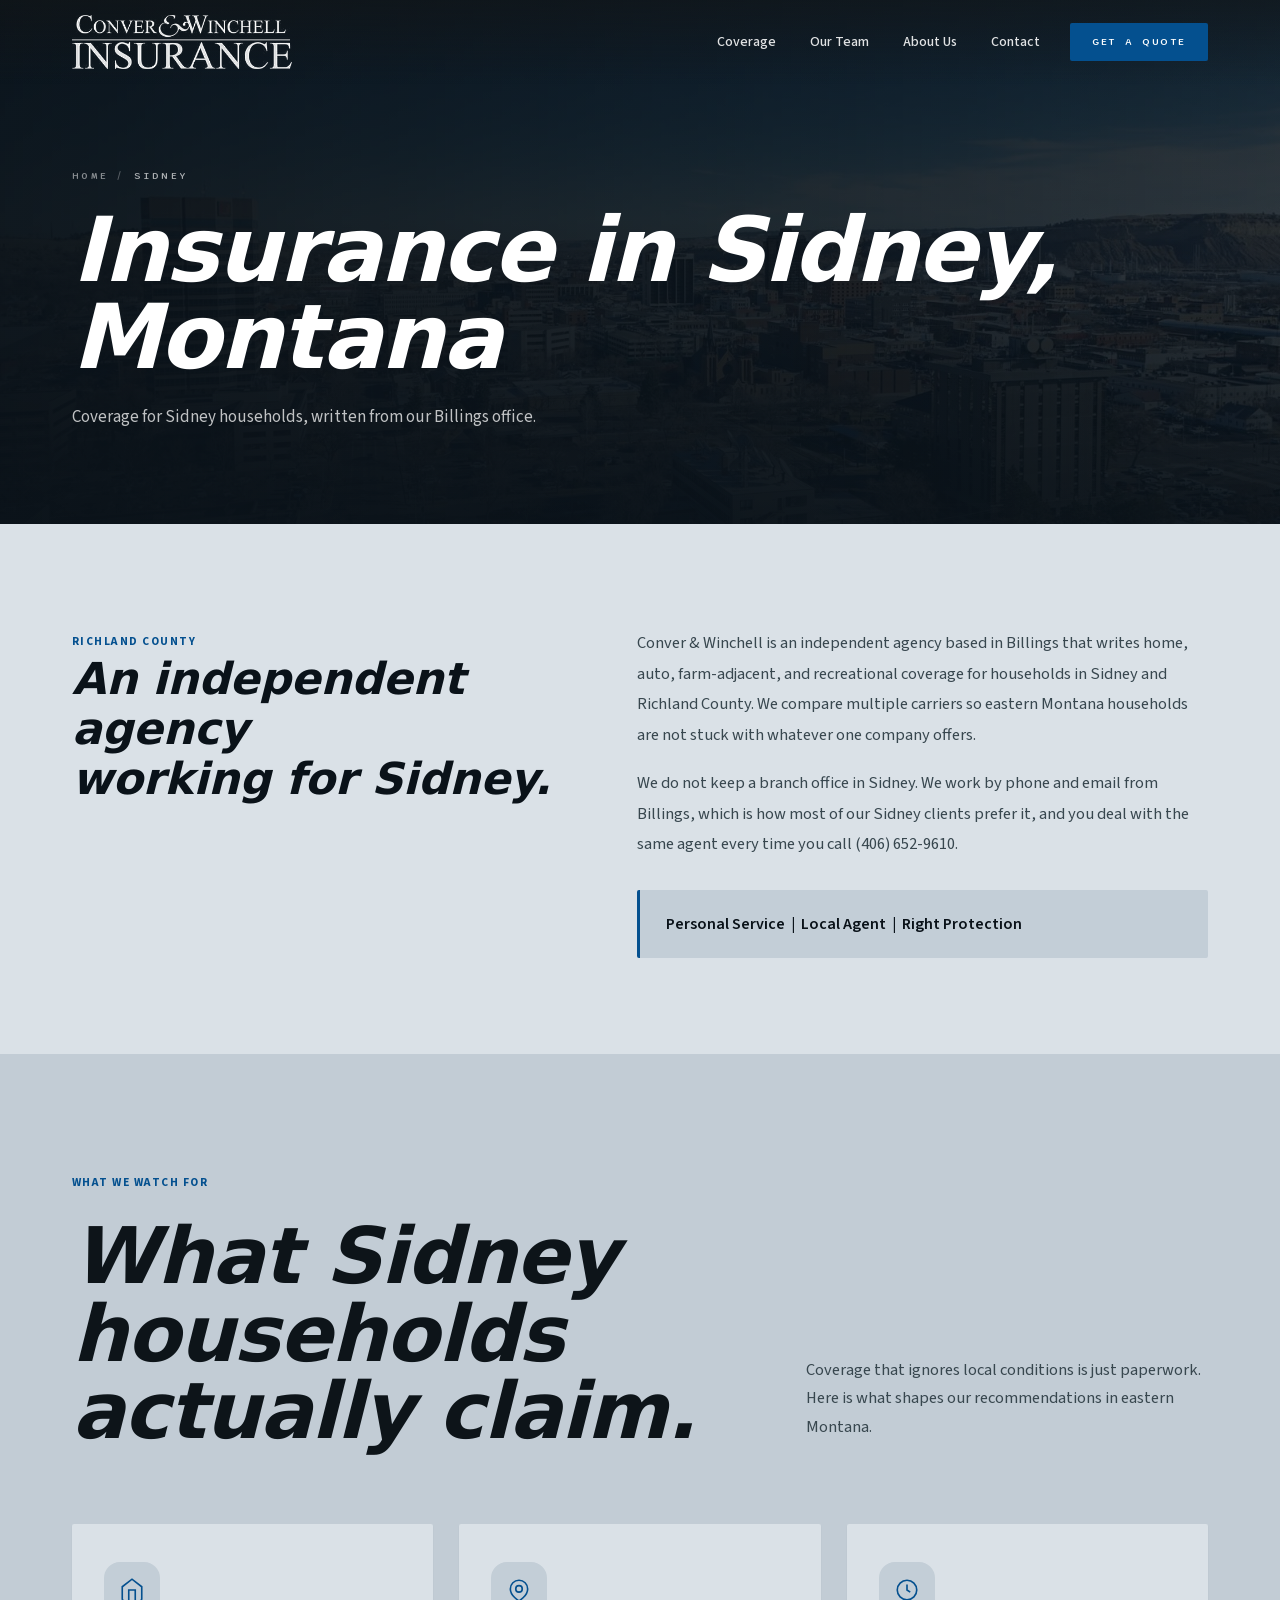
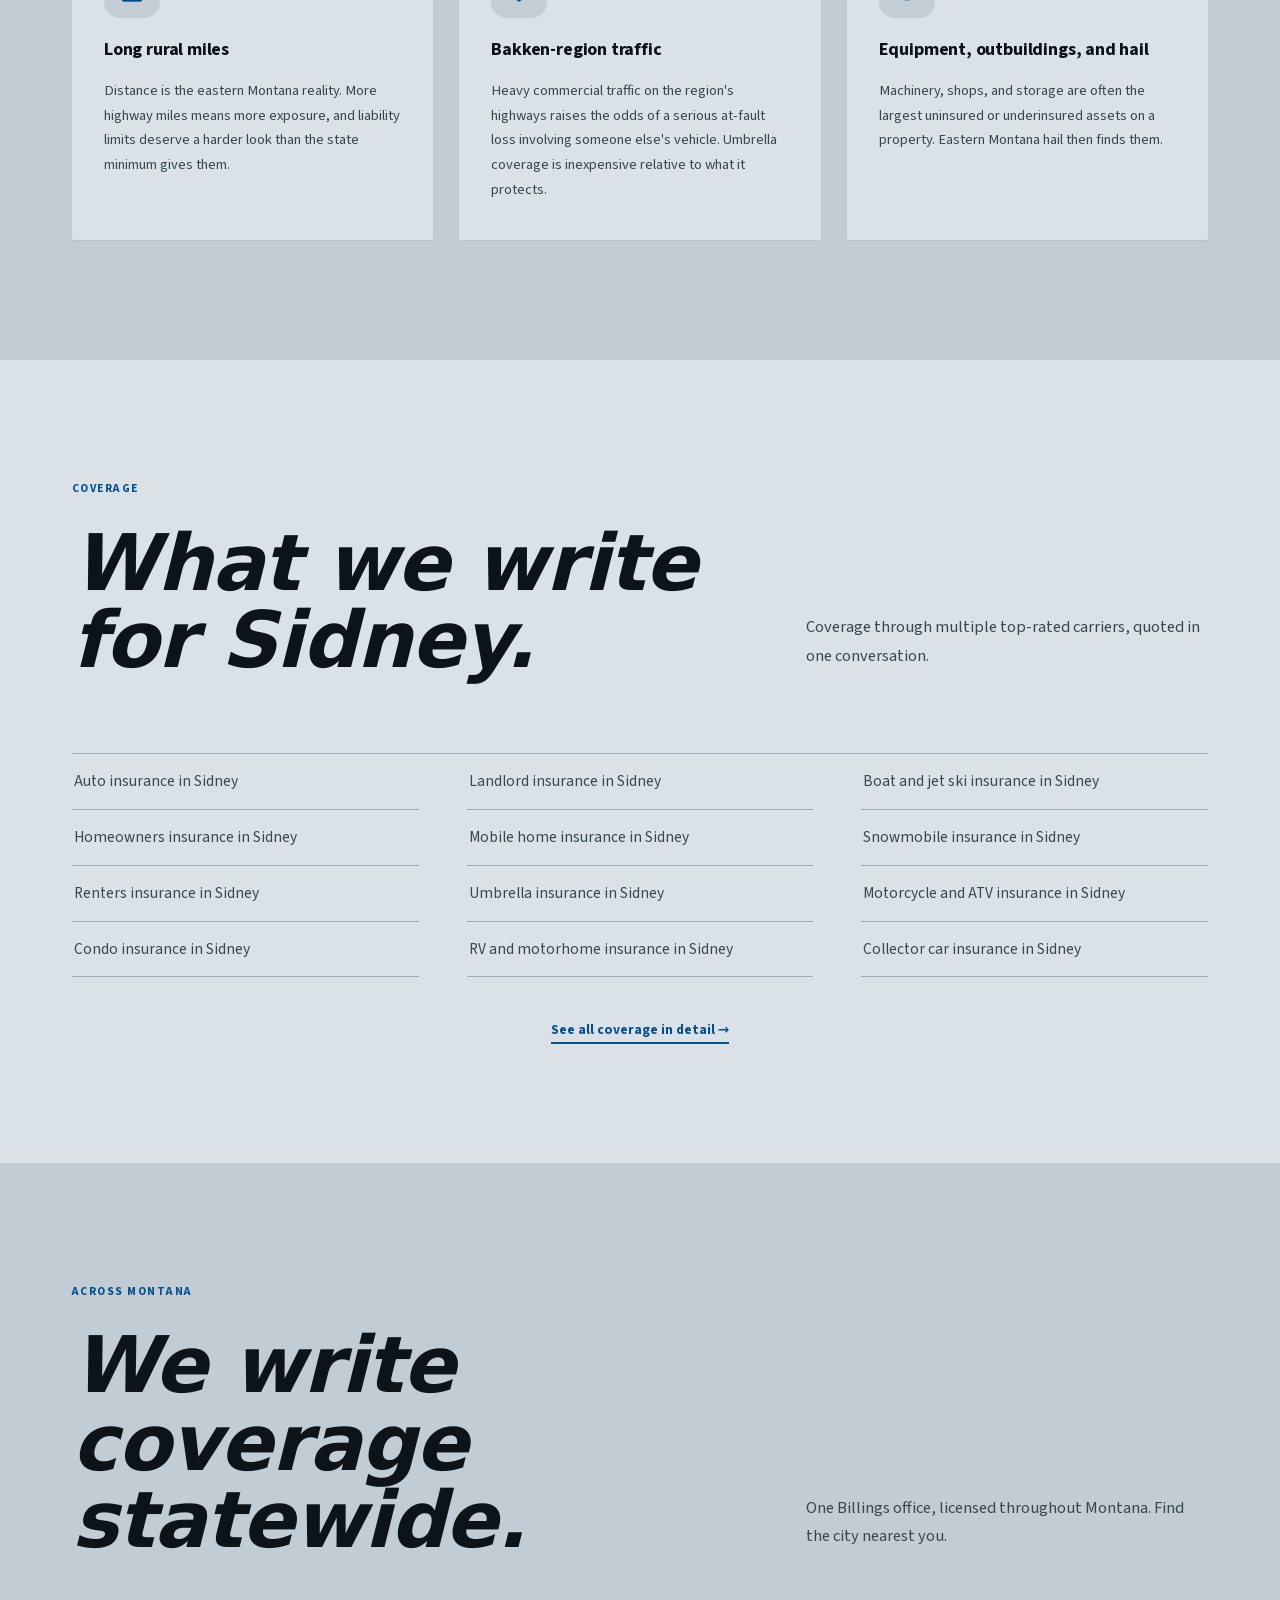
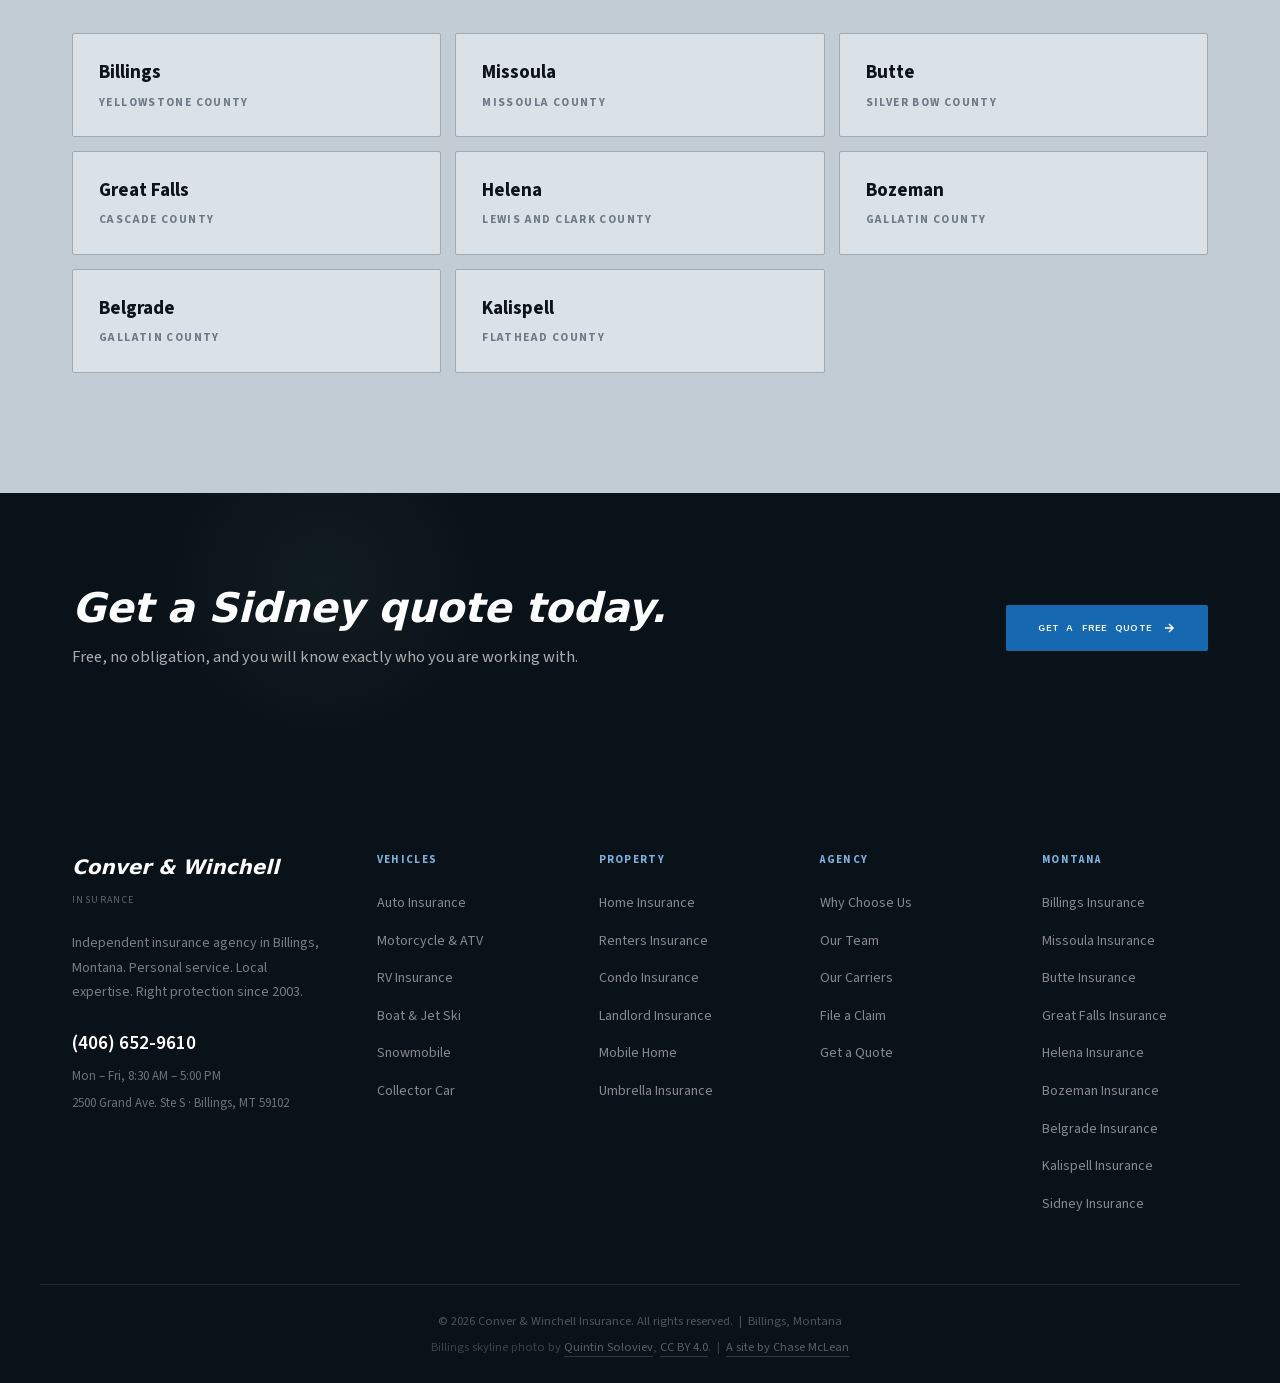
<file: sidney.html>
<!DOCTYPE html>
<html lang="en">
<head>
  <meta charset="UTF-8" />
  <meta name="viewport" content="width=device-width, initial-scale=1.0" />
  <meta name="theme-color" content="#04508f" />
  <title>Sidney Insurance Agency | Home, Auto &amp; RV Coverage | Conver &amp; Winchell</title>
  <meta name="description" content="Insurance for Sidney, MT. Independent agency comparing multiple carriers for home, auto, RV and renters coverage in Richland County. Free quote, call (406) 652-9610." />
  <link rel="canonical" href="https://www.converwinchell.com/sidney.html" />
  <meta name="geo.region" content="US-MT" />
  <meta name="geo.placename" content="Sidney, Montana" />
  <meta property="og:type" content="website" />
  <meta property="og:title" content="Sidney Insurance Agency | Conver &amp; Winchell Insurance" />
  <meta property="og:description" content="Insurance for Sidney, MT. Independent agency comparing multiple carriers for home, auto, RV and renters coverage in Richland County. Free quote, call (406) 652-9610." />
  <meta property="og:image" content="images/logo.jpg" />
  <meta name="twitter:card" content="summary_large_image" />
  <link rel="icon" href="images/logo.png" />
  <link rel="preload" as="image" href="images/billings-hero-800.jpg" media="(max-width: 768px)" fetchpriority="high" />
  <link rel="preload" as="image" href="images/billings-hero-1600.jpg" media="(min-width: 769px)" fetchpriority="high" />
  <link rel="preload" href="fonts/source-sans-3-latin.woff2" as="font" type="font/woff2" crossorigin />
  <link rel="preload" href="fonts/sono-latin.woff2" as="font" type="font/woff2" crossorigin />
  <link rel="stylesheet" href="css/styles.css?v=18" />
</head>
<body>

  <header class="nav" id="nav">
    <div class="container nav__inner">
      <a href="index.html" class="nav__brand">
        <img class="nav__logo nav__logo--light" src="images/logo-white.png" alt="Conver &amp; Winchell Insurance" height="36" />
        <img class="nav__logo nav__logo--dark" src="images/logo.png" alt="Conver &amp; Winchell Insurance" height="36" />
      </a>
      <nav class="nav__links" id="navLinks">
        <a href="coverage.html">Coverage</a>
        <a href="team.html">Our Team</a>
        <a href="about.html">About Us</a>
        <a href="contact.html">Contact</a>
        <a href="contact.html" class="nav__quote-btn">Get a Quote</a>
      </nav>
      <button class="nav__hamburger" id="navToggle" aria-label="Open menu" aria-expanded="false">
        <span></span><span></span><span></span>
      </button>
    </div>
  </header>

  <!-- PAGE HERO -->
  <div class="page-hero">
    <div class="container page-hero__content">
      <div class="page-hero__breadcrumb">
        <a href="index.html">Home</a>
        <span>/</span>
        <span style="color:rgba(255,255,255,0.65)">Sidney</span>
      </div>
      <h1>Insurance in Sidney, Montana</h1>
      <p>Coverage for Sidney households, written from our Billings office.</p>
    </div>
  </div>

  <!-- INTRO -->
  <section class="team-intro">
    <div class="container">
      <div class="team-intro__inner">
        <div>
          <div class="section-tag" style="text-align:left;">Richland County</div>
          <h2>An independent agency <br>working for Sidney.</h2>
        </div>
        <div class="team-intro__body">
          <p>Conver &amp; Winchell is an independent agency based in Billings that writes home, auto, farm-adjacent, and recreational coverage for households in Sidney and Richland County. We compare multiple carriers so eastern Montana households are not stuck with whatever one company offers.</p>
          <p>We do not keep a branch office in Sidney. We work by phone and email from Billings, which is how most of our Sidney clients prefer it, and you deal with the same agent every time you call (406) 652-9610.</p>
          <div class="team-intro__quote">Personal Service &nbsp;|&nbsp; Local Agent &nbsp;|&nbsp; Right Protection</div>
        </div>
      </div>
    </div>
  </section>

  <!-- LOCAL RISK -->
  <section class="section why-us--cards">
    <div class="container">
      <div class="section-header">
        <div class="section-tag">What we watch for</div>
        <h2>What Sidney households <br>actually claim.</h2>
        <p>Coverage that ignores local conditions is just paperwork. Here is what shapes our recommendations in eastern Montana.</p>
      </div>
      <div class="why-grid">
        <div class="why-card">
          <div class="why-card__icon"><svg width="26" height="26" viewBox="0 0 24 24" fill="none" stroke="currentColor" stroke-width="1.5"><path d="M3 9l9-7 9 7v11a2 2 0 01-2 2H5a2 2 0 01-2-2z"/><polyline points="9 22 9 12 15 12 15 22"/></svg></div>
          <h3>Long rural miles</h3>
          <p>Distance is the eastern Montana reality. More highway miles means more exposure, and liability limits deserve a harder look than the state minimum gives them.</p>
        </div>
        <div class="why-card">
          <div class="why-card__icon"><svg width="26" height="26" viewBox="0 0 24 24" fill="none" stroke="currentColor" stroke-width="1.5"><path d="M12 22s8-4.5 8-11a8 8 0 10-16 0c0 6.5 8 11 8 11z"/><circle cx="12" cy="11" r="3"/></svg></div>
          <h3>Bakken-region traffic</h3>
          <p>Heavy commercial traffic on the region's highways raises the odds of a serious at-fault loss involving someone else's vehicle. Umbrella coverage is inexpensive relative to what it protects.</p>
        </div>
        <div class="why-card">
          <div class="why-card__icon"><svg width="26" height="26" viewBox="0 0 24 24" fill="none" stroke="currentColor" stroke-width="1.5"><circle cx="12" cy="12" r="9"/><path d="M12 7v5l3 2"/></svg></div>
          <h3>Equipment, outbuildings, and hail</h3>
          <p>Machinery, shops, and storage are often the largest uninsured or underinsured assets on a property. Eastern Montana hail then finds them.</p>
        </div>
      </div>
    </div>
  </section>

  <!-- COVERAGE -->
  <section class="section featured-coverage">
    <div class="container">
      <div class="section-header">
        <div class="section-tag">Coverage</div>
        <h2>What we write <br>for Sidney.</h2>
        <p>Coverage through multiple top-rated carriers, quoted in one conversation.</p>
      </div>
      <div class="trust-list-plain">
        <ul>
          <li><a href="coverage.html">Auto insurance in Sidney</a></li>
          <li><a href="coverage.html">Homeowners insurance in Sidney</a></li>
          <li><a href="coverage.html">Renters insurance in Sidney</a></li>
          <li><a href="coverage.html">Condo insurance in Sidney</a></li>
          <li><a href="coverage.html">Landlord insurance in Sidney</a></li>
          <li><a href="coverage.html">Mobile home insurance in Sidney</a></li>
          <li><a href="coverage.html">Umbrella insurance in Sidney</a></li>
          <li><a href="coverage.html">RV and motorhome insurance in Sidney</a></li>
          <li><a href="coverage.html">Boat and jet ski insurance in Sidney</a></li>
          <li><a href="coverage.html">Snowmobile insurance in Sidney</a></li>
          <li><a href="coverage.html">Motorcycle and ATV insurance in Sidney</a></li>
          <li><a href="coverage.html">Collector car insurance in Sidney</a></li>
        </ul>
      </div>
      <div class="featured-coverage__all" style="margin-top:40px;">
        <a href="coverage.html">See all coverage in detail &rarr;</a>
      </div>
    </div>
  </section>

  <!-- OTHER LOCATIONS -->
  <section class="section locations">
    <div class="container">
      <div class="section-header">
        <div class="section-tag">Across Montana</div>
        <h2>We write coverage <br>statewide.</h2>
        <p>One Billings office, licensed throughout Montana. Find the city nearest you.</p>
      </div>
      <div class="locations__grid">
        <a class="location-chip" href="billings.html">Billings<span>Yellowstone County</span></a>
        <a class="location-chip" href="missoula.html">Missoula<span>Missoula County</span></a>
        <a class="location-chip" href="butte.html">Butte<span>Silver Bow County</span></a>
        <a class="location-chip" href="great-falls.html">Great Falls<span>Cascade County</span></a>
        <a class="location-chip" href="helena.html">Helena<span>Lewis and Clark County</span></a>
        <a class="location-chip" href="bozeman.html">Bozeman<span>Gallatin County</span></a>
        <a class="location-chip" href="belgrade.html">Belgrade<span>Gallatin County</span></a>
        <a class="location-chip" href="kalispell.html">Kalispell<span>Flathead County</span></a>
      </div>
    </div>
  </section>

  <!-- CTA STRIP -->
  <section class="cta-strip">
    <div class="container cta-strip__inner">
      <div>
        <h2>Get a Sidney quote today.</h2>
        <p>Free, no obligation, and you will know exactly who you are working with.</p>
      </div>
      <a href="contact.html" class="btn-primary">
        <span>Get a Free Quote</span>
        <svg width="14" height="14" viewBox="0 0 24 24" fill="none" stroke="currentColor" stroke-width="2.5" aria-hidden="true"><path d="M5 12h14M12 5l7 7-7 7"/></svg>
      </a>
    </div>
  </section>

  <footer class="footer">
    <div class="container footer__inner">
      <div class="footer__brand">
        <div class="footer__wordmark"><span>Conver &amp; Winchell</span><small>Insurance</small></div>
        <p>Independent insurance agency in Billings, Montana. Personal service. Local expertise. Right protection since 2003.</p>
        <div class="footer__contact-info">
          <a href="tel:4066529610">(406) 652-9610</a>
          <span>Mon – Fri, 8:30 AM – 5:00 PM</span>
          <span>2500 Grand Ave. Ste S · Billings, MT 59102</span>
        </div>
      </div>
      <div class="footer__col"><h4>Vehicles</h4><ul><li><a href="coverage.html">Auto Insurance</a></li><li><a href="coverage.html">Motorcycle &amp; ATV</a></li><li><a href="coverage.html">RV Insurance</a></li><li><a href="coverage.html">Boat &amp; Jet Ski</a></li><li><a href="coverage.html">Snowmobile</a></li><li><a href="coverage.html">Collector Car</a></li></ul></div>
      <div class="footer__col"><h4>Property</h4><ul><li><a href="coverage.html">Home Insurance</a></li><li><a href="coverage.html">Renters Insurance</a></li><li><a href="coverage.html">Condo Insurance</a></li><li><a href="coverage.html">Landlord Insurance</a></li><li><a href="coverage.html">Mobile Home</a></li><li><a href="coverage.html">Umbrella Insurance</a></li></ul></div>
      <div class="footer__col"><h4>Agency</h4><ul><li><a href="about.html">Why Choose Us</a></li><li><a href="team.html">Our Team</a></li><li><a href="about.html">Our Carriers</a></li><li><a href="contact.html">File a Claim</a></li><li><a href="contact.html">Get a Quote</a></li></ul></div>
      <div class="footer__col">
        <h4>Montana</h4>
        <ul>
          <li><a href="billings.html">Billings Insurance</a></li>
          <li><a href="missoula.html">Missoula Insurance</a></li>
          <li><a href="butte.html">Butte Insurance</a></li>
          <li><a href="great-falls.html">Great Falls Insurance</a></li>
          <li><a href="helena.html">Helena Insurance</a></li>
          <li><a href="bozeman.html">Bozeman Insurance</a></li>
          <li><a href="belgrade.html">Belgrade Insurance</a></li>
          <li><a href="kalispell.html">Kalispell Insurance</a></li>
          <li><a href="sidney.html">Sidney Insurance</a></li>
        </ul>
      </div>
    </div>
    <div class="footer__bottom"><div class="container"><p>&copy; 2026 Conver &amp; Winchell Insurance. All rights reserved. &nbsp;|&nbsp; Billings, Montana</p><p class="footer__credit">Billings skyline photo by <a href="https://commons.wikimedia.org/wiki/File:Billings,_Montana_skyline_in_2024.jpg" target="_blank" rel="noopener">Quintin Soloviev</a>, <a href="https://creativecommons.org/licenses/by/4.0/" target="_blank" rel="noopener">CC BY 4.0</a>. &nbsp;|&nbsp; <a href="https://chasemclean.com/">A site by Chase McLean</a></p></div></div>
  </footer>

  <!-- STICKY MOBILE ACTION BAR -->
  <div class="mobile-bar" id="mobileBar">
    <a href="tel:4066529610" class="mobile-bar__call">
      <svg width="15" height="15" fill="none" stroke="currentColor" stroke-width="2" viewBox="0 0 24 24"><path d="M22 16.92v3a2 2 0 01-2.18 2 19.79 19.79 0 01-8.63-3.07A19.5 19.5 0 013.07 9.8a19.79 19.79 0 01-3.07-8.68A2 2 0 012 1h3a2 2 0 012 1.72c.13.96.36 1.9.7 2.81a2 2 0 01-.45 2.11L6.09 8.91A16 16 0 0015 17.91l1.27-1.27a2 2 0 012.11-.45c.91.34 1.85.57 2.81.7A2 2 0 0122 16.92z"/></svg>
      Call Us
    </a>
    <a href="contact.html" class="mobile-bar__quote">Get a Quote</a>
  </div>

  <script type="application/ld+json">
  {
    "@context": "https://schema.org",
    "@type": "InsuranceAgency",
    "name": "Conver & Winchell Insurance",
    "url": "https://www.converwinchell.com/",
    "image": "https://www.converwinchell.com/images/logo.jpg",
    "telephone": "+1-406-652-9610",
    "foundingDate": "2003",
    "address": {
      "@type": "PostalAddress",
      "streetAddress": "2500 Grand Ave. Ste S",
      "addressLocality": "Billings",
      "addressRegion": "MT",
      "postalCode": "59102",
      "addressCountry": "US"
    },
    "openingHoursSpecification": [{
      "@type": "OpeningHoursSpecification",
      "dayOfWeek": ["Monday","Tuesday","Wednesday","Thursday","Friday"],
      "opens": "08:30",
      "closes": "17:00"
    }]
  }
  </script>

  <script src="js/main.js?v=16"></script>

  <script type="application/ld+json">
  {
    "@context": "https://schema.org",
    "@type": "InsuranceAgency",
    "name": "Conver & Winchell Insurance",
    "url": "https://www.converwinchell.com/sidney.html",
    "telephone": "+1-406-652-9610",
    "priceRange": "$$",
    "image": "https://www.converwinchell.com/images/logo.jpg",
    "address": {
      "@type": "PostalAddress",
      "streetAddress": "2500 Grand Ave. Ste S",
      "addressLocality": "Billings",
      "addressRegion": "MT",
      "postalCode": "59102",
      "addressCountry": "US"
    },
    "areaServed": {
      "@type": "City",
      "name": "Sidney",
      "containedInPlace": { "@type": "State", "name": "Montana" }
    },
    "description": "Insurance for Sidney, MT. Independent agency comparing multiple carriers for home, auto, RV and renters coverage in Richland County. Free quote, call (406) 652-9610."
  }
  </script>
</body>
</html>
</file>
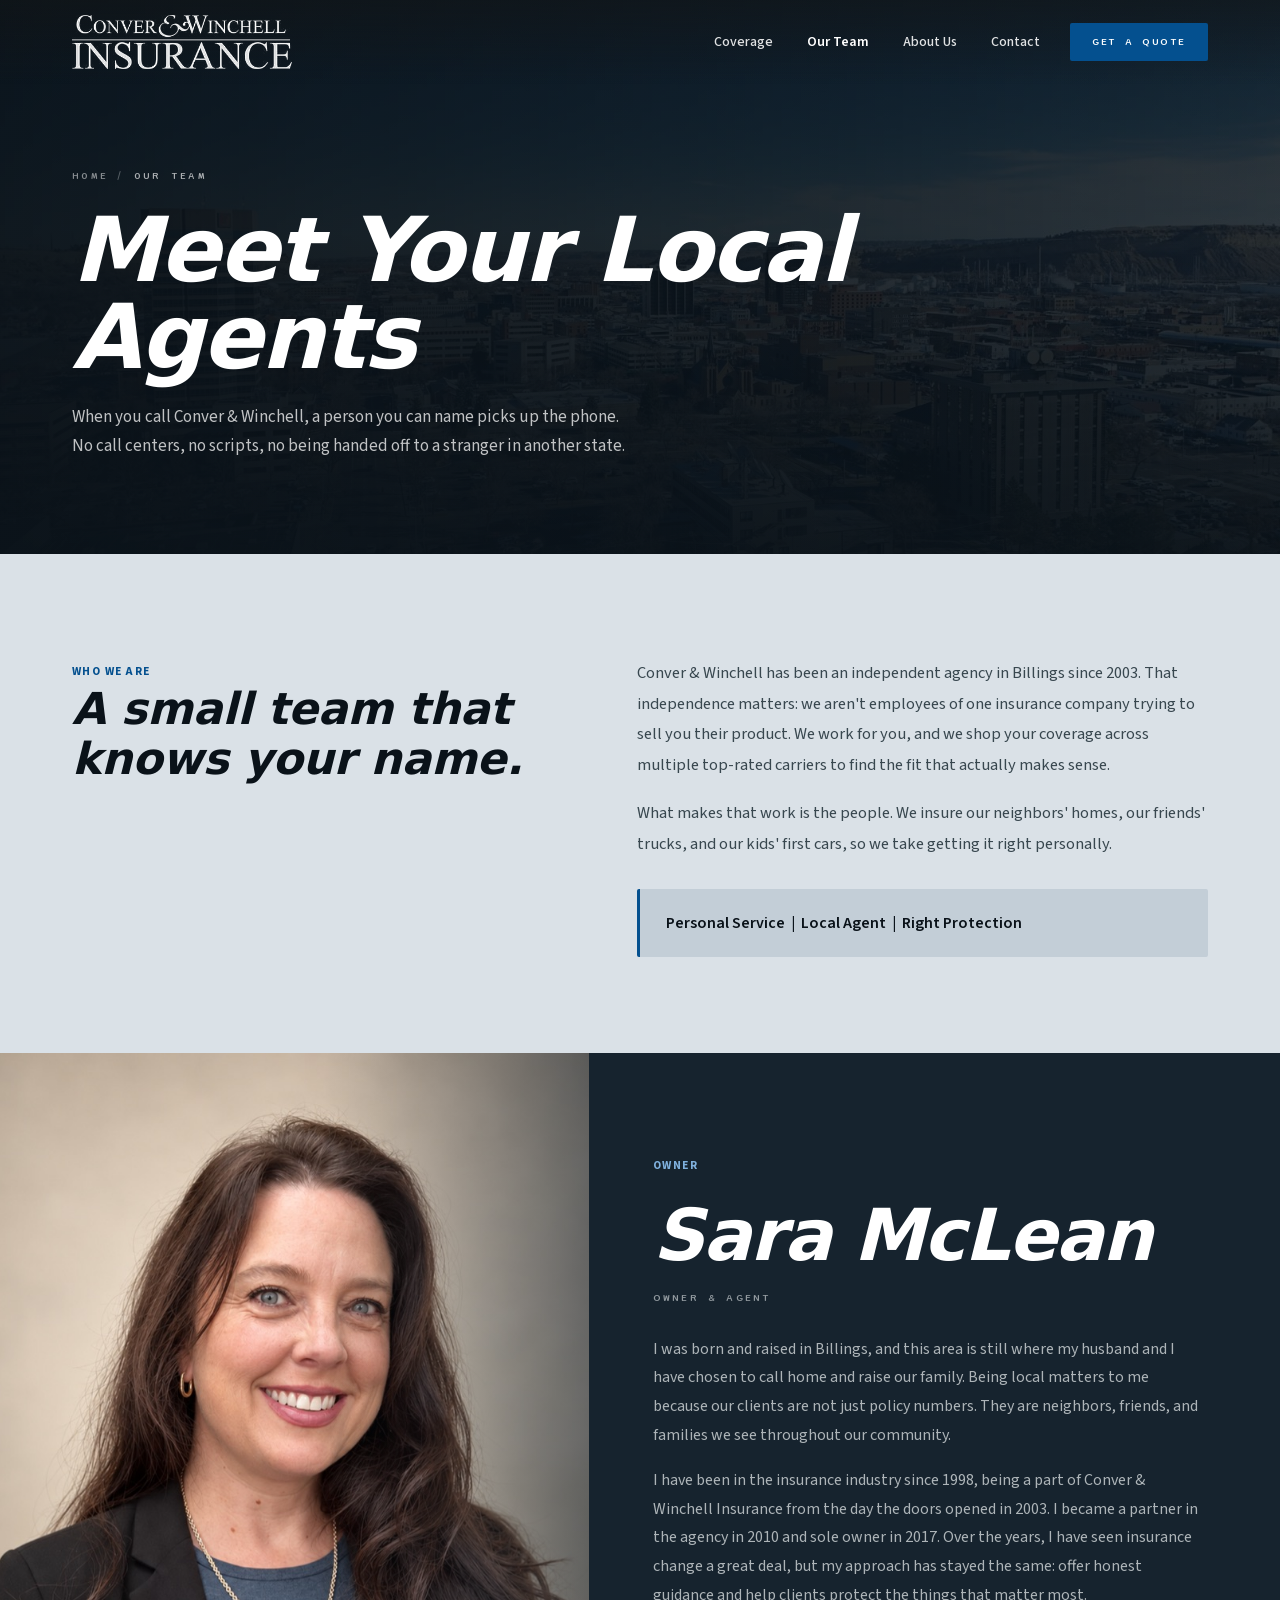
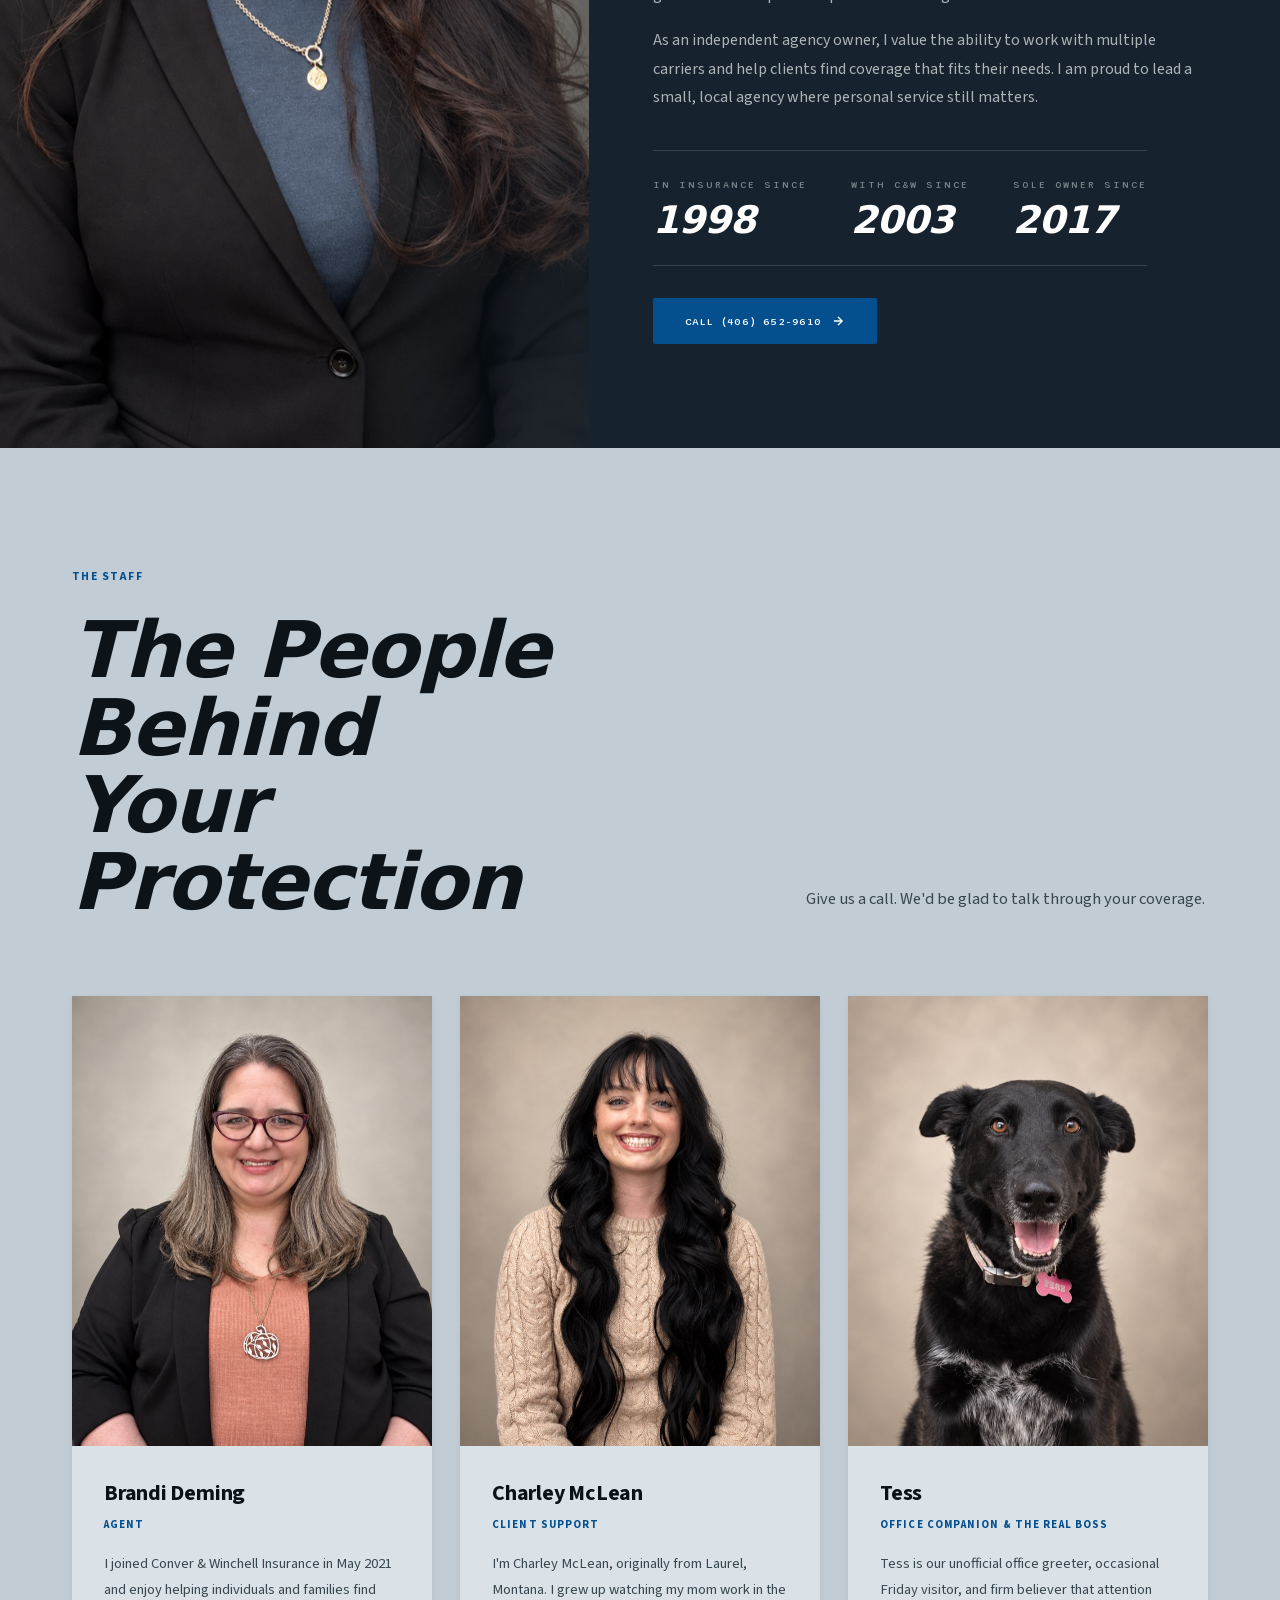
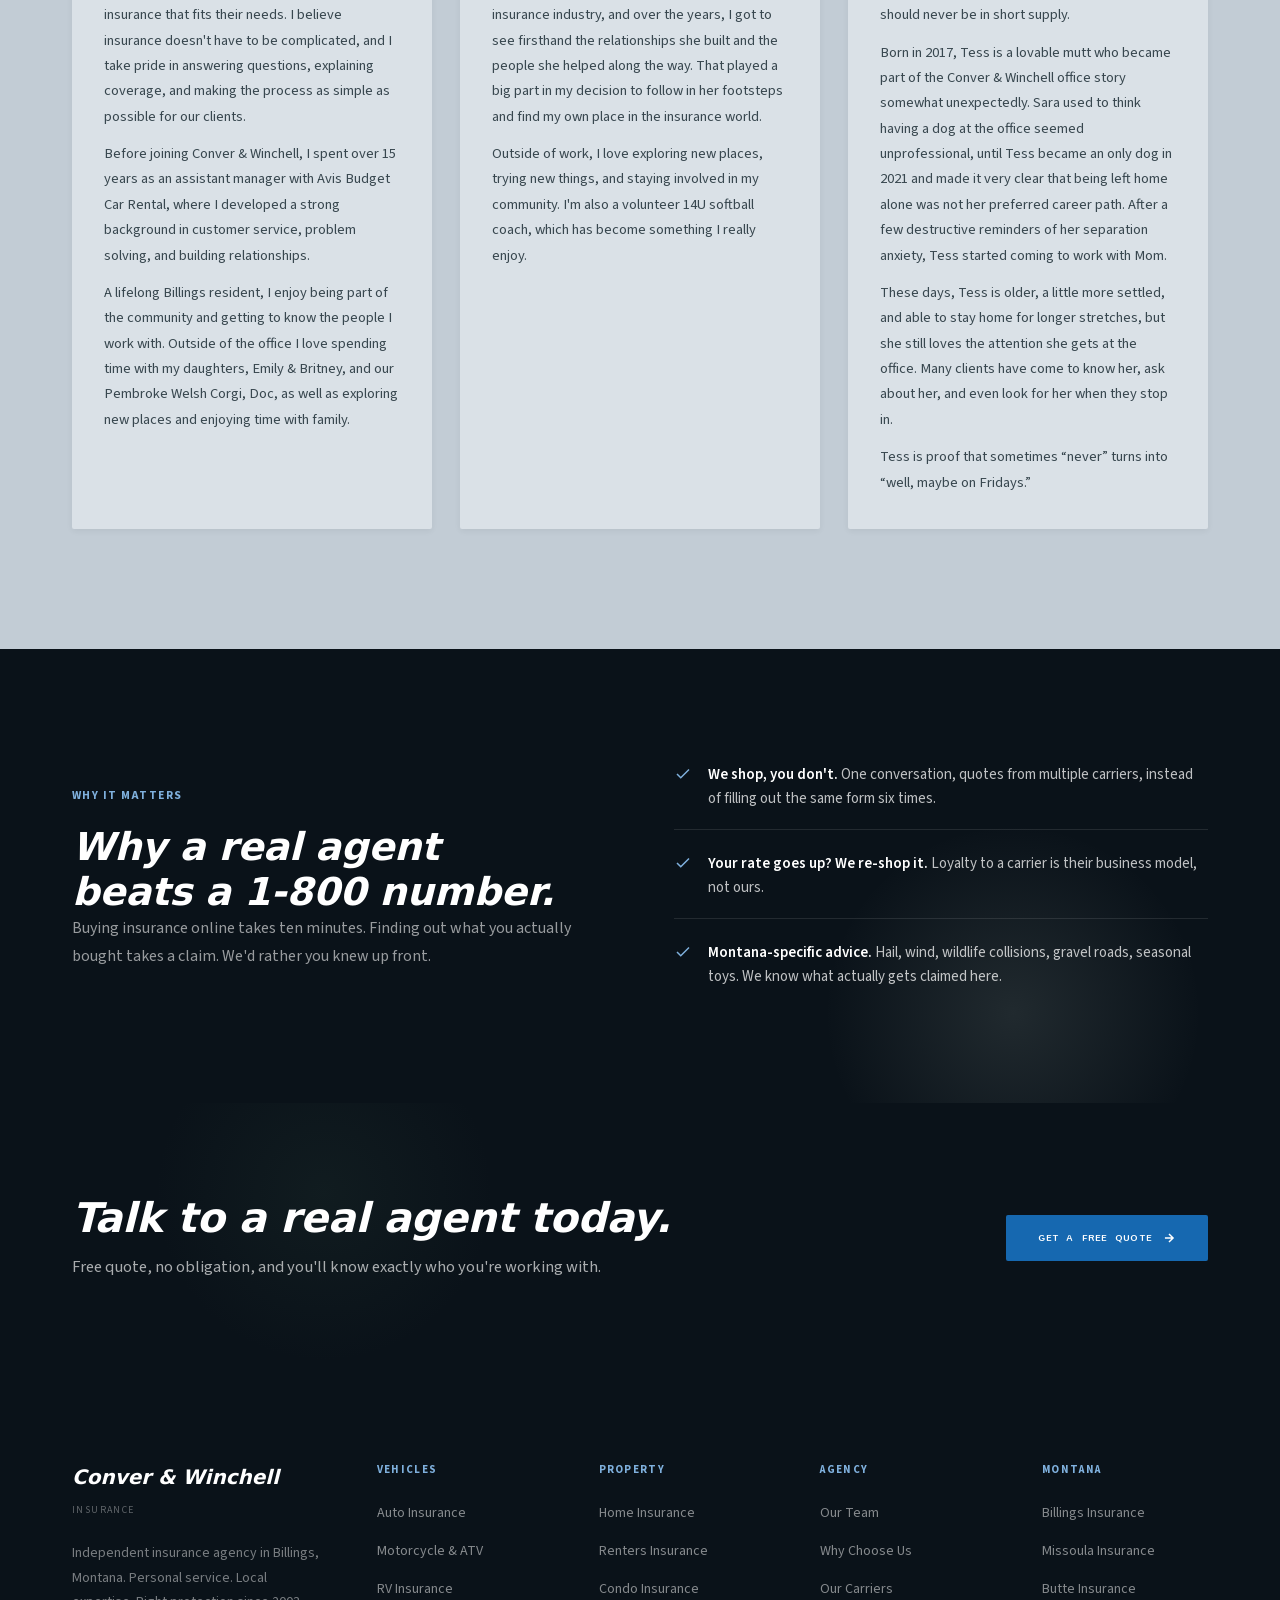
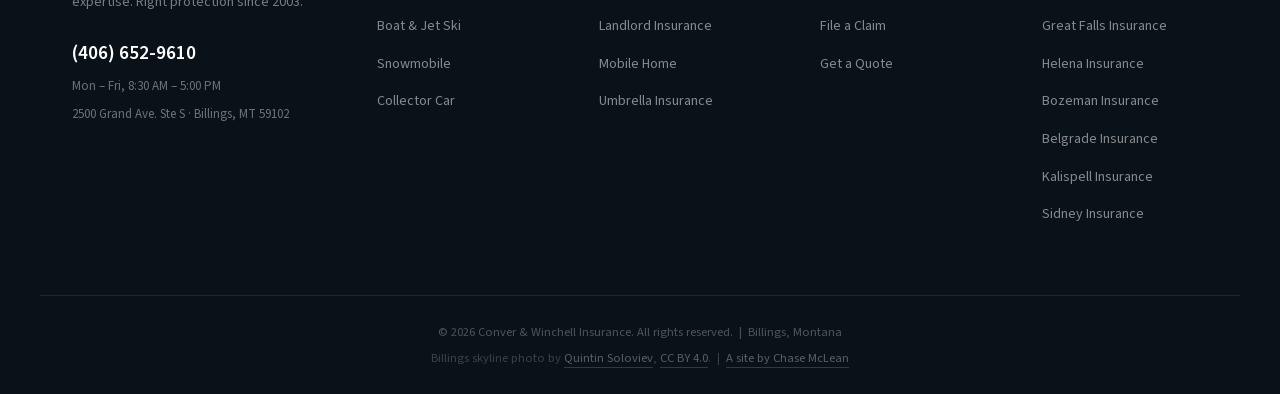
<file: team.html>
<!DOCTYPE html>
<html lang="en">
<head>
  <meta charset="UTF-8" />
  <meta name="viewport" content="width=device-width, initial-scale=1.0" />
  <meta name="theme-color" content="#395849" />
  <title>Our Team | Conver &amp; Winchell Insurance | Billings, MT</title>
  <meta name="description" content="Meet the Conver &amp; Winchell team: Sara McLean, Brandi Deming, Charley McLean, and Tess the office dog. Real, local insurance agents serving Billings, Montana since 2003." />
  <link rel="canonical" href="https://www.converwinchell.com/team.html" />
  <meta property="og:type" content="website" />
  <meta property="og:title" content="Our Team | Conver &amp; Winchell Insurance" />
  <meta property="og:description" content="Meet the local agents behind Conver &amp; Winchell Insurance in Billings, Montana." />
  <meta property="og:image" content="images/logo.jpg" />
  <meta name="twitter:card" content="summary_large_image" />
  <link rel="icon" href="images/logo.png" />
  <link rel="preload" as="image" href="images/billings-hero-800.jpg" media="(max-width: 768px)" fetchpriority="high" />
  <link rel="preload" as="image" href="images/billings-hero-1600.jpg" media="(min-width: 769px)" fetchpriority="high" />
  <link rel="preload" href="fonts/source-sans-3-latin.woff2" as="font" type="font/woff2" crossorigin />
  <link rel="preload" href="fonts/sono-latin.woff2" as="font" type="font/woff2" crossorigin />
  <link rel="stylesheet" href="css/styles.css?v=18" />
</head>
<body>

  <header class="nav" id="nav">
    <div class="container nav__inner">
      <a href="index.html" class="nav__brand">
        <img class="nav__logo nav__logo--light" src="images/logo-white.png" alt="Conver &amp; Winchell Insurance" height="36" />
        <img class="nav__logo nav__logo--dark" src="images/logo.png" alt="Conver &amp; Winchell Insurance" height="36" />
      </a>
      <nav class="nav__links" id="navLinks">
        <a href="coverage.html">Coverage</a>
        <a href="team.html" class="active">Our Team</a>
        <a href="about.html">About Us</a>
        <a href="contact.html">Contact</a>
        <a href="contact.html" class="nav__quote-btn">Get a Quote</a>
      </nav>
      <button class="nav__hamburger" id="navToggle" aria-label="Open menu" aria-expanded="false">
        <span></span><span></span><span></span>
      </button>
    </div>
  </header>

  <!-- PAGE HERO -->
  <div class="page-hero">
    <div class="container page-hero__content">
      <div class="page-hero__breadcrumb">
        <a href="index.html">Home</a>
        <span>/</span>
        <span style="color:rgba(255,255,255,0.65)">Our Team</span>
      </div>
      <h1>Meet Your Local Agents</h1>
      <p>When you call Conver &amp; Winchell, a person you can name picks up the phone. No call centers, no scripts, no being handed off to a stranger in another state.</p>
    </div>
  </div>

  <!-- INTRO -->
  <section class="team-intro">
    <div class="container">
      <div class="team-intro__inner">
        <div>
          <div class="section-tag" style="text-align:left;">Who We Are</div>
          <h2>A small team that <br>knows your name.</h2>
        </div>
        <div class="team-intro__body">
          <p>Conver &amp; Winchell has been an independent agency in Billings since 2003. That independence matters: we aren't employees of one insurance company trying to sell you their product. We work for you, and we shop your coverage across multiple top-rated carriers to find the fit that actually makes sense.</p>
          <p>What makes that work is the people. We insure our neighbors' homes, our friends' trucks, and our kids' first cars, so we take getting it right personally.</p>
          <div class="team-intro__quote">Personal Service &nbsp;|&nbsp; Local Agent &nbsp;|&nbsp; Right Protection</div>
        </div>
      </div>
    </div>
  </section>

  <!-- OWNER -->
  <section class="owner">
    <div class="owner__media">
      <img src="images/team/sara.jpg" alt="Sara McLean, Owner and Agent" width="1000" height="1250" loading="lazy" onerror="this.parentElement.classList.add('owner__media--fallback'); this.remove();" />
      <div class="owner__fallback">SM</div>
    </div>
    <div class="owner__body">
      <div class="section-tag">Owner</div>
      <h2 class="owner__name">Sara McLean</h2>
      <span class="owner__role">Owner &amp; Agent</span>
      <div class="owner__bio">
        <p>I was born and raised in Billings, and this area is still where my husband and I have chosen to call home and raise our family. Being local matters to me because our clients are not just policy numbers. They are neighbors, friends, and families we see throughout our community.</p>
        <p>I have been in the insurance industry since 1998, being a part of Conver &amp; Winchell Insurance from the day the doors opened in 2003. I became a partner in the agency in 2010 and sole owner in 2017. Over the years, I have seen insurance change a great deal, but my approach has stayed the same: offer honest guidance and help clients protect the things that matter most.</p>
        <p>As an independent agency owner, I value the ability to work with multiple carriers and help clients find coverage that fits their needs. I am proud to lead a small, local agency where personal service still matters.</p>
      </div>
      <div class="owner__facts">
        <div class="owner__fact"><span class="owner__fact-label">In insurance since</span><span class="owner__fact-value">1998</span></div>
        <div class="owner__fact"><span class="owner__fact-label">With C&amp;W since</span><span class="owner__fact-value">2003</span></div>
        <div class="owner__fact"><span class="owner__fact-label">Sole owner since</span><span class="owner__fact-value">2017</span></div>
      </div>
      <a href="tel:4066529610" class="btn-primary owner__cta">
        <span>Call (406) 652-9610</span>
        <svg width="14" height="14" viewBox="0 0 24 24" fill="none" stroke="currentColor" stroke-width="2.5"><path d="M5 12h14M12 5l7 7-7 7"/></svg>
      </a>
    </div>
  </section>

  <!-- STAFF -->
  <section class="section team">
    <div class="container">
      <div class="section-header">
        <div class="section-tag">The Staff</div>
        <h2>The People Behind <br>Your Protection</h2>
        <p>Give us a call. We'd be glad to talk through your coverage.</p>
      </div>

      <div class="team__grid team__grid--3">

        <!-- BRANDI -->
        <div class="team-card">
          <div class="team-card__photo">
            <img src="images/team/brandi.jpg" alt="Brandi Deming, Agent" width="640" height="800" loading="lazy" onerror="this.closest('.team-card__photo').classList.add('team-card__photo--fallback'); this.remove();" />
            <div class="team-card__photo-fallback">BD</div>
          </div>
          <div class="team-card__info">
            <h3>Brandi Deming</h3>
            <span class="team-card__role">Agent</span>
            <p>I joined Conver &amp; Winchell Insurance in May 2021 and enjoy helping individuals and families find insurance that fits their needs. I believe insurance doesn't have to be complicated, and I take pride in answering questions, explaining coverage, and making the process as simple as possible for our clients.</p>
            <p>Before joining Conver &amp; Winchell, I spent over 15 years as an assistant manager with Avis Budget Car Rental, where I developed a strong background in customer service, problem solving, and building relationships.</p>
            <p>A lifelong Billings resident, I enjoy being part of the community and getting to know the people I work with. Outside of the office I love spending time with my daughters, Emily &amp; Britney, and our Pembroke Welsh Corgi, Doc, as well as exploring new places and enjoying time with family.</p>
          </div>
        </div>

        <!-- CHARLEY -->
        <div class="team-card">
          <div class="team-card__photo">
            <img src="images/team/charley.jpg" alt="Charley McLean, Client Support" width="640" height="800" loading="lazy" onerror="this.closest('.team-card__photo').classList.add('team-card__photo--fallback'); this.remove();" />
            <div class="team-card__photo-fallback">CM</div>
          </div>
          <div class="team-card__info">
            <h3>Charley McLean</h3>
            <span class="team-card__role">Client Support</span>
            <p>I'm Charley McLean, originally from Laurel, Montana. I grew up watching my mom work in the insurance industry, and over the years, I got to see firsthand the relationships she built and the people she helped along the way. That played a big part in my decision to follow in her footsteps and find my own place in the insurance world.</p>
            <p>Outside of work, I love exploring new places, trying new things, and staying involved in my community. I'm also a volunteer 14U softball coach, which has become something I really enjoy.</p>
          </div>
        </div>

        <!-- TESS -->
        <div class="team-card">
          <div class="team-card__photo">
            <img src="images/team/tess.jpg" alt="Tess, the office dog" width="640" height="800" loading="lazy" onerror="this.closest('.team-card__photo').classList.add('team-card__photo--fallback'); this.remove();" />
            <div class="team-card__photo-fallback">T</div>
          </div>
          <div class="team-card__info">
            <h3>Tess</h3>
            <span class="team-card__role">Office Companion &amp; The Real Boss</span>
            <p>Tess is our unofficial office greeter, occasional Friday visitor, and firm believer that attention should never be in short supply.</p>
            <p>Born in 2017, Tess is a lovable mutt who became part of the Conver &amp; Winchell office story somewhat unexpectedly. Sara used to think having a dog at the office seemed unprofessional, until Tess became an only dog in 2021 and made it very clear that being left home alone was not her preferred career path. After a few destructive reminders of her separation anxiety, Tess started coming to work with Mom.</p>
            <p>These days, Tess is older, a little more settled, and able to stay home for longer stretches, but she still loves the attention she gets at the office. Many clients have come to know her, ask about her, and even look for her when they stop in.</p>
            <p>Tess is proof that sometimes &ldquo;never&rdquo; turns into &ldquo;well, maybe on Fridays.&rdquo;</p>
          </div>
        </div>

      </div>
    </div>
  </section>

  <!-- WHY A LOCAL AGENT -->
  <div class="trust-band">
    <div class="container">
      <div class="trust-band__inner">
        <div>
          <div class="section-tag" style="margin-bottom:0;">Why It Matters</div>
          <h2 style="margin-top:18px;">Why a real agent <br>beats a 1-800 number.</h2>
          <p style="font-size:16px; color:rgba(255,255,255,0.58); line-height:1.75;">Buying insurance online takes ten minutes. Finding out what you actually bought takes a claim. We'd rather you knew up front.</p>
        </div>
        <ul class="trust-list">
          <li>
            <svg width="18" height="18" viewBox="0 0 24 24" fill="none" stroke="currentColor" stroke-width="2"><path d="M20 6L9 17l-5-5"/></svg>
            <span><strong>We shop, you don't.</strong> One conversation, quotes from multiple carriers, instead of filling out the same form six times.</span>
          </li>
          <li>
            <svg width="18" height="18" viewBox="0 0 24 24" fill="none" stroke="currentColor" stroke-width="2"><path d="M20 6L9 17l-5-5"/></svg>
            <span><strong>Your rate goes up? We re-shop it.</strong> Loyalty to a carrier is their business model, not ours.</span>
          </li>
          <li>
            <svg width="18" height="18" viewBox="0 0 24 24" fill="none" stroke="currentColor" stroke-width="2"><path d="M20 6L9 17l-5-5"/></svg>
            <span><strong>Montana-specific advice.</strong> Hail, wind, wildlife collisions, gravel roads, seasonal toys. We know what actually gets claimed here.</span>
          </li>
        </ul>
      </div>
    </div>
  </div>

  <!-- CTA STRIP -->
  <div class="cta-strip">
    <div class="container">
      <div class="cta-strip__inner">
        <div>
          <h2>Talk to a real agent today.</h2>
          <p>Free quote, no obligation, and you'll know exactly who you're working with.</p>
        </div>
        <a href="contact.html" class="btn-primary">
          <span>Get a Free Quote</span>
          <svg width="14" height="14" viewBox="0 0 24 24" fill="none" stroke="currentColor" stroke-width="2.5"><path d="M5 12h14M12 5l7 7-7 7"/></svg>
        </a>
      </div>
    </div>
  </div>

  <footer class="footer">
    <div class="container footer__inner">
      <div class="footer__brand">
        <div class="footer__wordmark"><span>Conver &amp; Winchell</span><small>Insurance</small></div>
        <p>Independent insurance agency in Billings, Montana. Personal service. Local expertise. Right protection since 2003.</p>
        <div class="footer__contact-info">
          <a href="tel:4066529610">(406) 652-9610</a>
          <span>Mon – Fri, 8:30 AM – 5:00 PM</span>
          <span>2500 Grand Ave. Ste S · Billings, MT 59102</span>
        </div>
      </div>
      <div class="footer__col"><h4>Vehicles</h4><ul><li><a href="coverage.html">Auto Insurance</a></li><li><a href="coverage.html">Motorcycle &amp; ATV</a></li><li><a href="coverage.html">RV Insurance</a></li><li><a href="coverage.html">Boat &amp; Jet Ski</a></li><li><a href="coverage.html">Snowmobile</a></li><li><a href="coverage.html">Collector Car</a></li></ul></div>
      <div class="footer__col"><h4>Property</h4><ul><li><a href="coverage.html">Home Insurance</a></li><li><a href="coverage.html">Renters Insurance</a></li><li><a href="coverage.html">Condo Insurance</a></li><li><a href="coverage.html">Landlord Insurance</a></li><li><a href="coverage.html">Mobile Home</a></li><li><a href="coverage.html">Umbrella Insurance</a></li></ul></div>
      <div class="footer__col"><h4>Agency</h4><ul><li><a href="team.html">Our Team</a></li><li><a href="about.html">Why Choose Us</a></li><li><a href="about.html">Our Carriers</a></li><li><a href="contact.html">File a Claim</a></li><li><a href="contact.html">Get a Quote</a></li></ul></div>
      <div class="footer__col">
        <h4>Montana</h4>
        <ul>
          <li><a href="billings.html">Billings Insurance</a></li>
          <li><a href="missoula.html">Missoula Insurance</a></li>
          <li><a href="butte.html">Butte Insurance</a></li>
          <li><a href="great-falls.html">Great Falls Insurance</a></li>
          <li><a href="helena.html">Helena Insurance</a></li>
          <li><a href="bozeman.html">Bozeman Insurance</a></li>
          <li><a href="belgrade.html">Belgrade Insurance</a></li>
          <li><a href="kalispell.html">Kalispell Insurance</a></li>
          <li><a href="sidney.html">Sidney Insurance</a></li>
        </ul>
      </div>
    </div>
    <div class="footer__bottom"><div class="container"><p>&copy; 2026 Conver &amp; Winchell Insurance. All rights reserved. &nbsp;|&nbsp; Billings, Montana</p><p class="footer__credit">Billings skyline photo by <a href="https://commons.wikimedia.org/wiki/File:Billings,_Montana_skyline_in_2024.jpg" target="_blank" rel="noopener">Quintin Soloviev</a>, <a href="https://creativecommons.org/licenses/by/4.0/" target="_blank" rel="noopener">CC BY 4.0</a>. &nbsp;|&nbsp; <a href="https://chasemclean.com/">A site by Chase McLean</a></p></div></div>
  </footer>

  <!-- STICKY MOBILE ACTION BAR -->
  <div class="mobile-bar" id="mobileBar">
    <a href="tel:4066529610" class="mobile-bar__call">
      <svg width="15" height="15" fill="none" stroke="currentColor" stroke-width="2" viewBox="0 0 24 24"><path d="M22 16.92v3a2 2 0 01-2.18 2 19.79 19.79 0 01-8.63-3.07A19.5 19.5 0 013.07 9.8a19.79 19.79 0 01-3.07-8.68A2 2 0 012 1h3a2 2 0 012 1.72c.13.96.36 1.9.7 2.81a2 2 0 01-.45 2.11L6.09 8.91A16 16 0 0015 17.91l1.27-1.27a2 2 0 012.11-.45c.91.34 1.85.57 2.81.7A2 2 0 0122 16.92z"/></svg>
      Call Us
    </a>
    <a href="contact.html" class="mobile-bar__quote">Get a Quote</a>
  </div>

  <script type="application/ld+json">
  {
    "@context": "https://schema.org",
    "@type": "InsuranceAgency",
    "name": "Conver & Winchell Insurance",
    "url": "https://www.converwinchell.com/",
    "telephone": "+1-406-652-9610",
    "foundingDate": "2003",
    "address": {
      "@type": "PostalAddress",
      "streetAddress": "2500 Grand Ave. Ste S",
      "addressLocality": "Billings",
      "addressRegion": "MT",
      "postalCode": "59102",
      "addressCountry": "US"
    },
    "openingHoursSpecification": [{
      "@type": "OpeningHoursSpecification",
      "dayOfWeek": ["Monday","Tuesday","Wednesday","Thursday","Friday"],
      "opens": "08:30",
      "closes": "17:00"
    }],
    "employee": [
      { "@type": "Person", "name": "Sara McLean", "jobTitle": "Owner & Agent" },
      { "@type": "Person", "name": "Brandi Deming", "jobTitle": "Agent" },
      { "@type": "Person", "name": "Charley McLean", "jobTitle": "Client Support" }
    ]
  }
  </script>

  <script src="js/main.js?v=16"></script>
</body>
</html>
</file>
<file: css/styles.css>
/* ============================================================
   Conver & Winchell Insurance - Stylesheet v7
   Palette sampled from the Harroway template: cool greys, near-black
   ink, deep forest accent. Sharp corners, hairlines over shadows.
   ============================================================ */

/* Self-hosted (SIL OFL) so first paint doesn't wait on a round trip to
   Google Fonts. Latin subsets only; each file is a variable font, so one
   file covers every weight the stylesheet asks for. */
@font-face {
  font-family: 'Source Sans 3'; font-style: normal; font-weight: 200 900; font-display: swap;
  src: url("../fonts/source-sans-3-latin.woff2") format("woff2");
}
@font-face {
  font-family: 'Source Sans 3'; font-style: italic; font-weight: 200 900; font-display: swap;
  src: url("../fonts/source-sans-3-italic-latin.woff2") format("woff2");
}
@font-face {
  font-family: 'Sono'; font-style: normal; font-weight: 200 800; font-display: swap;
  src: url("../fonts/sono-latin.woff2") format("woff2");
}

:root {
  /* Harroway's tonal architecture, carried in the brand blue.
     One accent, near-black ink, a cool light shell, deep slabs. */
  --ink:        #0d1419;   /* near-black, blue cast */
  --ink-soft:   #38474f;
  --ink-faint:  #6b7a86;

  --shell:      #ccd5dd;   /* page base */
  --shell-2:    #dae1e7;   /* raised surface */
  --mist:       #9dabb8;   /* hairlines, dividers, unfilled heading words */

  --brand:      #04508f;   /* the logo blue - the one accent */
  --brand-2:    #1668b0;
  --brand-3:    #7fb0dd;   /* light tint for dark surfaces */

  --slab:       #16232e;   /* dark section */
  --slab-deep:  #0a1219;   /* deepest: footer, overlays */

  /* --- semantic aliases --- */
  --navy:       var(--brand);
  --navy-dark:  var(--slab-deep);
  --navy-mid:   var(--brand-2);
  --accent:      var(--brand);
  --accent-soft: var(--brand-3);
  --sky:         var(--mist);
  --ice:         var(--shell-2);
  --forest:      var(--brand);
  --forest-2:    var(--brand-2);
  --forest-deep: var(--slab-deep);

  --grad-accent: linear-gradient(100deg, var(--brand) 0%, var(--brand-2) 100%);
  --grad-cool:   linear-gradient(120deg, var(--slab) 0%, var(--brand-2) 100%);
  --grad-accent-dark: linear-gradient(100deg, var(--brand-3) 0%, var(--shell-2) 100%);

  --paper:      var(--shell-2);
  --cream:      #c3ced7;
  --sand:       #c2ccd5;
  --stone:      var(--mist);

  --text-dark:  var(--ink);
  --text-mid:   var(--ink-soft);
  --text-light: var(--ink-faint);
  --white:      #ffffff;

  --font:         'Source Sans 3', system-ui, -apple-system, BlinkMacSystemFont, 'Segoe UI', sans-serif;
  --font-display: 'Avenir Next', 'Avenir Next LT Pro', Avenir,
                  'Nunito Sans', 'Segoe UI', system-ui, sans-serif;
  --font-mono:    'Sono', ui-monospace, SFMono-Regular, Menlo, monospace;

  /* hairlines, not elevation */
  --shadow-sm:  0 1px 2px rgba(13,20,25,0.05);
  --shadow-md:  0 2px 6px rgba(13,20,25,0.06);
  --shadow-lg:  0 6px 18px rgba(13,20,25,0.08);
  --shadow-xl:  0 10px 30px rgba(13,20,25,0.10);
  --shadow-hover: 0 8px 24px rgba(13,20,25,0.12);

  --r1: 2px;
  --r2: 2px;
  --pill: 2px;

  --ease: cubic-bezier(0.22, 1, 0.36, 1);
  --ease-spring: cubic-bezier(0.34, 1.4, 0.5, 1);
}


/* === RESET === */
*, *::before, *::after { box-sizing: border-box; margin: 0; padding: 0; }
html { scroll-behavior: smooth; font-size: 16px; }
body {
  font-family: var(--font);
  color: var(--text-dark);
  background: var(--shell);
  line-height: 1.6;
  -webkit-font-smoothing: antialiased;
  overflow-x: hidden;
}
img { max-width: 100%; height: auto; display: block; }
a { text-decoration: none; color: inherit; }
em { font-style: italic; }
::selection { background: var(--accent); color: var(--white); }

.container { max-width: 1200px; margin: 0 auto; padding: 0 32px; }
.section { padding: 120px 0; }

/* Display headings share the Avenir Next Heavy Italic face */
.hero__title, .section-header h2, .page-hero h1,
.lifestyle__content h2, .cta-strip h2, .cta-box__content h2,
.team-intro h2, .trust-band h2 {
  font-family: var(--font-display);
  font-weight: 800;
  font-style: italic;
}

/* Section label - quiet uppercase, no rule, no mono. Sits close to the
   heading it introduces rather than announcing itself. */
.section-tag {
  display: inline-block;
  font-family: var(--font);
  font-size: 11.5px; font-weight: 700;
  letter-spacing: 0.13em; text-transform: uppercase;
  color: var(--brand);
  background: none; -webkit-text-fill-color: currentColor;
  margin-bottom: 0;
}
.section-tag::before { content: none; }

/* Section header - left aligned and asymmetric: oversized heading on the
   left, a short mono note holding the right column. Nothing is centred. */
.section-header {
  text-align: left; max-width: none; margin: 0 0 74px;
  display: grid; grid-template-columns: minmax(0,1.4fr) minmax(0,0.85fr);
  gap: 26px 72px; align-items: end;
}
.section-header .section-tag { grid-column: 1 / -1; justify-content: flex-start; }
.section-header h2 {
  grid-column: 1;
  font-size: clamp(36px, 6.1vw, 86px);
  color: var(--ink);
  line-height: 0.99;
  margin-bottom: 0;
  letter-spacing: -0.014em;
}
.section-header p {
  grid-column: 2; align-self: end; padding-bottom: 8px;
  font-size: 16.5px; font-weight: 400;
  color: var(--ink-soft); line-height: 1.75;
}

/* ============================================================
   BUTTONS  (squared and flat, per the template)
   ============================================================ */
.btn {
  display: inline-flex; align-items: center; justify-content: center;
  gap: 9px; padding: 15px 30px;
  border-radius: var(--pill);
  font-family: var(--font-mono); font-size: 11px; font-weight: 500;
  text-transform: uppercase; letter-spacing: 0.16em;
  letter-spacing: 0.02em;
  cursor: pointer; border: none;
  transition: all 0.25s var(--ease); white-space: nowrap; line-height: 1;
}
.btn--outline-white {
  background: rgba(255,255,255,0.10); color: var(--white);
  border: 1px solid rgba(255,255,255,0.45);
}
.btn--outline-white:hover {
  background: rgba(255,255,255,0.16);
  border-color: rgba(255,255,255,0.8);
  transform: translateY(-2px);
}
.btn--navy { background: var(--navy); color: var(--white); }
.btn--navy:hover { background: var(--navy-dark); transform: translateY(-2px); }
.btn--full { width: 100%; }

.btn-primary {
  position: relative;
  display: inline-flex; align-items: center; justify-content: center;
  gap: 10px; padding: 16px 32px;
  border-radius: var(--pill);
  font-family: var(--font-mono); font-size: 11px; font-weight: 500;
  text-transform: uppercase; letter-spacing: 0.16em;
  letter-spacing: 0.02em;
  color: var(--white); background: var(--navy);
  cursor: pointer; white-space: nowrap; line-height: 1;
  box-shadow: none;
  transition: transform 0.25s var(--ease), box-shadow 0.3s var(--ease), background 0.3s var(--ease);
}
.btn-primary:hover {
  transform: translateY(-2px);
  background: var(--navy-dark);
  box-shadow: 0 0 0 3px rgba(57,88,73,0.22);
}
/* On the dark slabs the button steps up to the lighter forest so it
   separates from the background instead of sinking into it */
.cta-strip .btn-primary,
.cta-box__content .btn-primary,
.lifestyle__content .btn-primary,
.trust-band .btn-primary { background: var(--forest-2); }
.cta-strip .btn-primary:hover,
.cta-box__content .btn-primary:hover,
.lifestyle__content .btn-primary:hover,
.trust-band .btn-primary:hover { background: var(--forest); }

.btn-primary:active { transform: translateY(0); }
.btn-primary.btn--full { width: 100%; }
.btn-primary svg { transition: transform 0.25s var(--ease); }
.btn-primary:hover svg { transform: translateX(3px); }

/* ============================================================
   NAVIGATION
   ============================================================ */
.nav {
  position: fixed; top: 0; left: 0; right: 0; z-index: 200;
  background: linear-gradient(to bottom, rgba(18,21,22,0.55) 0%, transparent 100%);
  transition: background 0.35s var(--ease), box-shadow 0.35s var(--ease);
}
.nav.scrolled {
  /* white so the transparent logo reads as the real mark, on its own ground */
  background: #ffffff;
  box-shadow: 0 1px 0 rgba(18,21,22,0.06), var(--shadow-sm);
}
.nav__inner { display: flex; align-items: center; justify-content: space-between; height: 84px; }

.nav__brand { display: flex; align-items: center; }
/* The real mark in both states: white over the hero, blue on the white
   nav once scrolled. Two files, one shown at a time. */
.nav__logo { height: 54px; width: auto; object-fit: contain; }
.nav__logo--light { display: block; }
.nav__logo--dark  { display: none; }
.nav.scrolled .nav__logo--light { display: none; }
.nav.scrolled .nav__logo--dark  { display: block; }

.nav__links { display: flex; align-items: center; gap: 2px; }
.nav__links a {
  font-size: 14px; font-weight: 500;
  color: rgba(255,255,255,0.88);
  padding: 8px 16px; border-radius: var(--pill);
  transition: color 0.2s ease, background 0.2s ease;
}
.nav__links a:hover { color: var(--white); }
.nav__links a.active { color: var(--white); font-weight: 600; }
.nav.scrolled .nav__links a { color: var(--text-mid); }
.nav.scrolled .nav__links a:hover { color: var(--navy-dark); }
.nav.scrolled .nav__links a.active { color: var(--navy-dark); font-weight: 600; }

.nav__quote-btn {
  background: var(--brand) !important; color: var(--white) !important;
  font-family: var(--font-mono) !important;
  font-weight: 500 !important; font-size: 11px !important;
  letter-spacing: 0.14em !important; text-transform: uppercase !important;
  border-radius: var(--pill) !important; padding: 10px 22px !important;
  margin-left: 12px;
  transition: transform 0.2s var(--ease), box-shadow 0.25s var(--ease) !important;
}
.nav__quote-btn:hover {
  transform: translateY(-1px);
  box-shadow: 0 0 0 3px rgba(57,88,73,0.22) !important;
}
.nav.scrolled .nav__quote-btn { background: var(--brand) !important; color: var(--white) !important; }

.nav__hamburger {
  display: none; flex-direction: column; justify-content: center;
  gap: 5px; width: 40px; height: 40px;
  background: none; border: none; cursor: pointer; padding: 6px;
}
.nav__hamburger span { display: block; width: 22px; height: 2px; border-radius: 2px; background: var(--white); transition: all 0.25s var(--ease); }
.nav.scrolled .nav__hamburger span { background: var(--navy-dark); }
.nav__hamburger.open span:nth-child(1) { transform: translateY(7px) rotate(45deg); }
.nav__hamburger.open span:nth-child(2) { opacity: 0; }
.nav__hamburger.open span:nth-child(3) { transform: translateY(-7px) rotate(-45deg); }

/* ============================================================
   HOME HERO - left-aligned editorial block over full-bleed image
   ============================================================ */
.hero {
  position: relative;
  min-height: 100vh; min-height: 100svh;
  display: flex; align-items: center; justify-content: flex-start;
  text-align: left; overflow: hidden;
  background: var(--navy-dark);
}
.hero__bg {
  position: absolute; inset: -10% 0; height: 120%; z-index: 0;
  overflow: hidden; will-change: transform; transform: translateZ(0);
}
.hero__bg::before {
  content: ''; position: absolute; inset: -4%;
  background-image: url("../images/hero-billings.jpg");
  background-size: cover; background-position: center 55%;
  will-change: transform;
  animation: kenburns 26s ease-in-out infinite alternate;
}
@keyframes kenburns {
  from { transform: scale(1.02); }
  to   { transform: scale(1.12); }
}
.hero__overlay {
  position: absolute; inset: 0; z-index: 1;
  background:
    linear-gradient(90deg, rgba(10,18,25,0.86) 0%, rgba(10,18,25,0.58) 46%, rgba(10,18,25,0.34) 100%),
    linear-gradient(180deg, rgba(10,18,25,0.62) 0%, rgba(10,18,25,0.30) 42%, rgba(10,18,25,0.80) 100%);
}
/* Aurora - colorful drifting light, adapted from the 21st.dev "Aurora Background" */
.hero__aurora {
  display: none;   /* the template carries no colour haze */
  position: absolute; inset: -25%; z-index: 1;
  filter: blur(44px) saturate(1.2);
  opacity: 0.5; pointer-events: none;
  will-change: transform; transform: translateZ(0);
  background:
    radial-gradient(38% 40% at 18% 28%, var(--sky) 0%, transparent 62%),
    radial-gradient(34% 38% at 82% 22%, var(--brand) 0%, transparent 62%),
    radial-gradient(46% 46% at 68% 78%, var(--navy-mid) 0%, transparent 62%),
    radial-gradient(36% 40% at 26% 82%, var(--accent-soft) 0%, transparent 62%);
  background-repeat: no-repeat;
  animation: aurora 20s ease-in-out infinite alternate;
}
@keyframes aurora {
  0%   { transform: translate3d(-4%, -3%, 0); }
  50%  { transform: translate3d(4%, 3%, 0); }
  100% { transform: translate3d(-3%, 4%, 0); }
}
.hero__content {
  position: relative; z-index: 2;
  display: block; width: 100%; max-width: 1200px;
  padding-top: 132px; padding-bottom: 74px;
}
.hero__eyebrow {
  font-family: var(--font-mono);
  font-size: 11px; font-weight: 500; letter-spacing: 0.22em; text-transform: uppercase;
  color: var(--brand-3); margin-bottom: 34px;
}
/* Oversized stacked display with the note pinned to the right column -
   the template's hero arrangement. */
.hero__lead {
  display: grid; grid-template-columns: minmax(0,1fr) minmax(210px, 310px);
  gap: 0 60px; align-items: center; margin-bottom: 46px;
}
.hero__title {
  grid-column: 1; margin-bottom: 0;
  font-size: clamp(42px, 8vw, 124px);
  color: var(--white); line-height: 1; letter-spacing: -0.021em;
  text-shadow: none;
}
.hero__info {
  grid-column: 2; align-self: center;
  display: flex; flex-direction: column; gap: 22px;
  border-left: 1px solid rgba(255,255,255,0.22); padding-left: 26px;
}
.hero__info-item {
  display: flex; flex-direction: column; gap: 6px;
  font-size: 16px; font-weight: 400; line-height: 1.6;
  color: rgba(255,255,255,0.85);
}
.hero__info-label {
  font-family: var(--font-mono);
  font-size: 10.5px; font-weight: 500; letter-spacing: 0.2em; text-transform: uppercase;
  color: var(--brand-3);
}
.hero__ctas { display: flex; flex-wrap: wrap; gap: 12px; justify-content: flex-start; margin-bottom: 62px; }
.hero__carriers {
  display: flex; align-items: center; gap: 26px; flex-wrap: wrap;
  border-top: 1px solid rgba(255,255,255,0.16); padding-top: 24px;
}
.hero__carriers-label {
  font-family: var(--font-mono);
  font-size: 10.5px; font-weight: 500; letter-spacing: 0.2em; text-transform: uppercase;
  color: rgba(255,255,255,0.5);
}
.hero__carrier-list { display: flex; flex-wrap: wrap; gap: 22px; justify-content: flex-start; }
.hero__carrier-list span {
  font-family: var(--font-mono);
  font-size: 12px; font-weight: 400; letter-spacing: 0.05em;
  color: rgba(255,255,255,0.78);
  background: none; border: none; padding: 0; border-radius: 0;
}
.hero__scroll {
  /* opposite corner from the carrier row, which now owns the left edge */
  position: absolute; bottom: 28px; transform: none;
  right: max(32px, calc((100% - 1200px) / 2 + 32px));
  z-index: 2; display: flex; flex-direction: column; align-items: center; gap: 8px;
  font-size: 10px; font-weight: 600; letter-spacing: 0.18em; text-transform: uppercase;
  color: rgba(255,255,255,0.6); transition: color 0.2s ease;
}
.hero__scroll:hover { color: var(--white); }
.hero__scroll span { display: block; width: 1px; height: 40px; background: linear-gradient(to bottom, rgba(255,255,255,0.6), transparent); position: relative; overflow: hidden; }
.hero__scroll span::after { content: ''; position: absolute; top: -50%; left: 0; width: 1px; height: 50%; background: var(--accent-soft); animation: scrollcue 1.9s ease-in-out infinite; }
@keyframes scrollcue { 0% { top: -50%; } 60%,100% { top: 100%; } }

/* Hero load sequence */
@keyframes riseIn { from { opacity: 0; transform: translateY(26px); } to { opacity: 1; transform: translateY(0); } }
/* Titles move but never start hidden - they are the LCP element, and an
   opacity or clip hold would delay it. */
@keyframes titleRise { from { transform: translateY(22px); } to { transform: translateY(0); } }
.hero__title, .page-hero h1 { animation: titleRise 0.9s 0.05s var(--ease) both; }
.hero__eyebrow     { animation: riseIn 0.8s 0.15s var(--ease) both; }
.hero__info        { animation: riseIn 0.9s 0.44s var(--ease) both; }
.hero__ctas        { animation: riseIn 0.9s 0.58s var(--ease) both; }
.hero__carriers    { animation: riseIn 0.9s 0.72s var(--ease) both; }
.hero__scroll      { animation: riseIn 0.9s 1.1s var(--ease) both; }

/* ============================================================
   INTERIOR PAGE HERO
   ============================================================ */
.page-hero {
  position: relative; overflow: hidden;
  padding: 168px 0 92px;
  background: var(--navy-dark);
}
.page-hero::before {
  content: ''; position: absolute; inset: 0;
  background-image: url("../images/billings-hero-1600.jpg");
  background-size: cover; background-position: center 38%;
  opacity: 0.42;
}
/* phones get the 800px cut - the header is only ~480px tall there */
@media (max-width: 768px) {
  .page-hero::before { background-image: url("../images/billings-hero-800.jpg"); }
}
.page-hero::after {
  content: ''; position: absolute; inset: 0;
  background:
    linear-gradient(90deg, rgba(10,18,25,0.88) 0%, rgba(10,18,25,0.60) 52%, rgba(10,18,25,0.34) 100%),
    linear-gradient(180deg, rgba(10,18,25,0.60) 0%, rgba(10,18,25,0.38) 42%, rgba(10,18,25,0.86) 100%);
}
.page-hero__content { position: relative; z-index: 1; }
.page-hero__breadcrumb {
  font-family: var(--font-mono);
  font-size: 10.5px; font-weight: 500; letter-spacing: 0.22em; text-transform: uppercase;
  color: rgba(255,255,255,0.5); margin-bottom: 22px;
  display: flex; align-items: center; gap: 8px;
}
.page-hero__breadcrumb a { color: rgba(255,255,255,0.5); transition: color 0.2s; }
.page-hero__breadcrumb a:hover { color: var(--accent-soft); }
.page-hero__breadcrumb span { color: rgba(255,255,255,0.3); }
.page-hero h1 { font-size: clamp(40px, 7vw, 104px); color: var(--white); line-height: 0.97; letter-spacing: -0.021em; margin-bottom: 22px; }
.page-hero p {
  font-size: 17px; color: rgba(255,255,255,0.74); line-height: 1.75; max-width: 560px;
}

/* ============================================================
   STATS BAR - open numbers, no dividers
   ============================================================ */
.stats { background: var(--slab); }
.stats__grid { display: grid; grid-template-columns: repeat(4,1fr); gap: 0; padding: 72px 0; }
.stat { text-align: left; padding: 4px 32px; border-left: 1px solid rgba(255,255,255,0.13); }
.stat:first-child { border-left: none; padding-left: 0; }
.stat__number {
  font-family: var(--font-display); font-size: clamp(40px, 4.4vw, 64px); font-weight: 800; font-style: italic;
  color: var(--white); line-height: 1; margin-bottom: 16px; letter-spacing: -0.022em;
}
.stat__number::after { content: none; }
.stat__label {
  font-family: var(--font-mono); font-size: 10.5px; font-weight: 500;
  color: rgba(255,255,255,0.55); letter-spacing: 0.2em; text-transform: uppercase; line-height: 1.6;
}

/* ============================================================
   FEATURED COVERAGE - stacked full-bleed panels
   Image, dark wash, overlaid label + title, stat on the right.
   ============================================================ */
.featured-coverage__grid { display: flex; flex-direction: column; gap: 16px; }
.panel {
  position: relative; display: block; overflow: hidden;
  min-height: 380px; border-radius: 2px; background: var(--slab-deep);
  color: var(--white); isolation: isolate;
}
.panel__media { position: absolute; inset: 0; z-index: -2; }
.panel__media img { width: 100%; height: 100%; object-fit: cover; transition: transform 1.1s var(--ease); }
.panel:hover .panel__media img { transform: scale(1.04); }
.panel::before {
  content: ''; position: absolute; inset: 0; z-index: -1;
  background:
    linear-gradient(90deg,  rgba(10,18,25,0.90) 0%, rgba(10,18,25,0.60) 48%, rgba(10,18,25,0.28) 100%),
    /* bottom scrim keeps the overlaid body and the stat rail legible
       even where the photo goes bright on the right */
    linear-gradient(to top, rgba(10,18,25,0.82) 0%, rgba(10,18,25,0.30) 34%, transparent 62%);
}
.panel__body {
  position: absolute; left: 44px; bottom: 40px; right: 44px;
  max-width: 520px;
}
.panel__label {
  display: inline-block; font-family: var(--font-mono);
  font-size: 10.5px; font-weight: 500; letter-spacing: 0.22em; text-transform: uppercase;
  color: var(--brand-3); margin-bottom: 16px;
}
.panel__title {
  font-family: var(--font-display); font-weight: 800; font-style: italic;
  font-size: clamp(26px, 3.3vw, 46px); line-height: 1.04; letter-spacing: -0.012em;
  color: var(--white); margin-bottom: 14px;
}
.panel__desc { font-size: 15px; line-height: 1.7; color: rgba(255,255,255,0.72); margin-bottom: 22px; max-width: 430px; }
.panel__cta {
  display: inline-flex; align-items: center; gap: 10px;
  font-family: var(--font-mono); font-size: 11px; font-weight: 500;
  letter-spacing: 0.2em; text-transform: uppercase; color: var(--white);
}
.panel__cta i {
  font-style: normal; display: inline-flex; align-items: center; justify-content: center;
  width: 20px; height: 20px; border: 1px solid rgba(255,255,255,0.45);
  font-size: 13px; line-height: 1; transition: background 0.25s var(--ease), color 0.25s var(--ease);
}
.panel:hover .panel__cta i { background: var(--brand); border-color: var(--brand); }
.panel__stat {
  position: absolute; right: 44px; bottom: 40px; z-index: 1;
  display: flex; flex-direction: column; align-items: flex-end; gap: 4px;
  padding-left: 34px; border-left: 1px solid rgba(255,255,255,0.22);
}
.panel__stat-label {
  font-family: var(--font-mono); font-size: 10px; font-weight: 500;
  letter-spacing: 0.2em; text-transform: uppercase; color: rgba(255,255,255,0.55);
}
.panel__stat-value {
  font-family: var(--font-display); font-weight: 800; font-style: italic; font-size: 46px;
  line-height: 1; color: var(--white); letter-spacing: -0.02em;
}
@media (max-width: 900px) {
  .panel { min-height: 320px; }
  .panel__body { left: 26px; right: 26px; bottom: 28px; }
  .panel__stat { display: none; }   /* the stat rail needs width it no longer has */
}

/* ============================================================
   HOME: FEATURED COVERAGE - floating cards
   ============================================================ */
.featured-coverage { background: var(--paper); }
.featured-coverage__grid { margin-bottom: 48px; }   /* stacking handled by the panel rules above */
.feat-item {
  padding: 40px 34px 34px; background: var(--paper);
  border: 1px solid var(--stone); border-radius: var(--r2);
  box-shadow: var(--shadow-sm);
  display: flex; flex-direction: column; gap: 14px;
  transition: transform 0.35s var(--ease), box-shadow 0.35s var(--ease);
}
.feat-item:hover { transform: translateY(-6px); box-shadow: var(--shadow-hover); }
.feat-item__icon {
  width: 60px; height: 60px; border-radius: 16px;
  display: flex; align-items: center; justify-content: center;
  background: var(--cream); color: var(--navy); margin-bottom: 8px;
  transition: background 0.3s var(--ease), color 0.3s var(--ease);
}
.feat-item:hover .feat-item__icon { background: var(--navy); color: var(--accent-soft); }
.feat-item__num { font-size: 10.5px; font-weight: 700; letter-spacing: 0.14em; text-transform: uppercase; color: var(--accent); }
.feat-item h3 { font-size: 22px; font-weight: 700; color: var(--navy-dark); letter-spacing: -0.01em; }
.feat-item p { font-size: 14.5px; color: var(--text-mid); line-height: 1.7; flex: 1; }
.feat-item__link {
  font-size: 12.5px; font-weight: 700; color: var(--navy);
  display: inline-flex; align-items: center; gap: 7px;
  transition: gap 0.2s var(--ease), color 0.2s ease;
}
.feat-item:hover .feat-item__link { gap: 11px; color: var(--accent); }
.featured-coverage__all { text-align: center; }
.featured-coverage__all a {
  font-size: 13.5px; font-weight: 700; color: var(--navy);
  border-bottom: 2px solid var(--accent); padding-bottom: 3px;
  transition: opacity 0.2s ease;
}
.featured-coverage__all a:hover { opacity: 0.65; }

/* ============================================================
   COVERAGE PAGE - editorial list (soft, no hard borders)
   ============================================================ */
.coverage-page { background: var(--paper); }
.coverage-section { padding: 72px 0 0; }
.coverage-section:last-child { padding-bottom: 120px; }
.coverage-section__header {
  display: flex; align-items: baseline; gap: 20px;
  padding-bottom: 22px; margin-bottom: 12px;
  border-bottom: 2px solid var(--accent);
}
.coverage-section__title { font-family: var(--font-display); font-size: 24px; font-weight: 800; font-style: italic; color: var(--navy-dark); letter-spacing: 0; }
.coverage-section__count { font-size: 12.5px; color: var(--text-light); letter-spacing: 0.04em; }
.cov-row {
  display: grid; grid-template-columns: 64px 1fr auto;
  align-items: center; gap: 26px;
  padding: 28px 20px; margin: 8px -20px 0;
  border-radius: var(--r2);
  transition: background 0.28s var(--ease), box-shadow 0.28s var(--ease), transform 0.28s var(--ease);
}
.cov-row:hover { background: var(--paper); box-shadow: var(--shadow-md); transform: translateX(4px); }
.cov-row__icon {
  width: 64px; height: 64px; border-radius: 18px;
  display: flex; align-items: center; justify-content: center;
  background: var(--cream); color: var(--navy); flex-shrink: 0;
  transition: background 0.28s var(--ease), color 0.28s var(--ease);
}
.cov-row:hover .cov-row__icon { background: var(--navy); color: var(--accent-soft); }
.cov-row__body { display: flex; flex-direction: column; gap: 7px; }
.cov-row__title { font-size: 20px; font-weight: 700; color: var(--navy-dark); letter-spacing: -0.01em; }
.cov-row__desc { font-size: 14.5px; color: var(--text-mid); line-height: 1.7; max-width: 580px; }
.cov-row__carriers { font-size: 12px; color: var(--text-light); font-weight: 500; margin-top: 2px; }
.cov-row__action {
  display: flex; align-items: center; gap: 7px;
  font-size: 12.5px; font-weight: 700; color: var(--accent);
  opacity: 0; transform: translateX(-8px); white-space: nowrap;
  transition: opacity 0.28s var(--ease), transform 0.28s var(--ease);
}
.cov-row:hover .cov-row__action { opacity: 1; transform: translateX(0); }

/* ============================================================
   HOW IT WORKS - a real sequence, connected timeline
   ============================================================ */
.steps { background: var(--sand); }
.steps__grid { display: grid; grid-template-columns: repeat(3,1fr); gap: 28px; position: relative; }
.step {
  position: relative; background: var(--paper);
  border-radius: var(--r2); box-shadow: var(--shadow-sm);
  padding: 40px 34px 36px; display: flex; flex-direction: column; gap: 12px;
  transition: transform 0.35s var(--ease), box-shadow 0.35s var(--ease);
}
.step:hover { transform: translateY(-6px); box-shadow: var(--shadow-hover); }
.step__num {
  display: inline-flex; align-items: center; justify-content: center;
  width: 52px; height: 52px; border-radius: var(--pill);
  font-family: var(--font-display); font-size: 22px; font-weight: 800; font-style: italic;
  color: var(--navy); background: var(--cream);
  margin-bottom: 8px; transition: background 0.3s var(--ease), color 0.3s var(--ease);
}
.step:hover .step__num { background: var(--accent); color: var(--navy-dark); }
.step h3 { font-size: 19px; font-weight: 700; color: var(--navy-dark); letter-spacing: -0.01em; }
.step p { font-size: 14.5px; color: var(--text-mid); line-height: 1.72; }
.steps__footer { display: flex; align-items: center; justify-content: center; gap: 20px; flex-wrap: wrap; margin-top: 52px; }
.steps__footer-note { font-size: 14px; color: var(--text-mid); }

/* ============================================================
   HOME: TEAM PREVIEW - floating cards
   ============================================================ */
.team-preview { background: var(--paper); }
.team-preview__grid { display: grid; grid-template-columns: repeat(3,1fr); gap: 26px; }
.tp-card {
  background: var(--paper); border: 1px solid var(--stone); border-radius: var(--r2);
  box-shadow: var(--shadow-sm);
  padding: 40px 30px 36px;
  display: flex; flex-direction: column; align-items: center; text-align: center; gap: 14px;
  transition: transform 0.35s var(--ease), box-shadow 0.35s var(--ease);
}
.tp-card:hover { transform: translateY(-6px); box-shadow: var(--shadow-hover); }
.tp-card__photo {
  width: 116px; height: 116px; border-radius: 50%; overflow: hidden;
  background: var(--navy-mid); position: relative; flex-shrink: 0;
  box-shadow: 0 0 0 4px var(--cream), 0 0 0 5px var(--stone);
}
.tp-card__photo img { width: 100%; height: 100%; object-fit: cover; object-position: center top; }
.tp-card__monogram { position: absolute; inset: 0; display: none; align-items: center; justify-content: center; font-family: var(--font-display); font-size: 34px; font-weight: 800; font-style: italic; color: rgba(255,255,255,0.5); background: linear-gradient(150deg, var(--navy) 0%, var(--navy-dark) 100%); }
.tp-card__photo--fallback .tp-card__monogram { display: flex; }
.tp-card__name { font-size: 19px; font-weight: 700; color: var(--navy-dark); letter-spacing: -0.01em; }
.tp-card__role { font-size: 11px; font-weight: 700; color: var(--accent); text-transform: uppercase; letter-spacing: 0.1em; margin-top: -8px; }
.tp-card p { font-size: 14px; color: var(--text-mid); line-height: 1.7; }

/* ============================================================
   WHY US - full-bleed photo mosaic on a dark slab
   Heading, then a staggered image strip that runs off both edges,
   then a four-up text row underneath.
   ============================================================ */
.mosaic {
  position: relative; overflow: hidden;
  padding: 112px 0 104px;
  background: var(--slab);
  color: var(--shell-2);
}
/* faint plotting grid, the way the template layers one over dark panels */
.mosaic::after {
  content: ''; position: absolute; inset: 0; pointer-events: none; z-index: 0;
  background-image:
    linear-gradient(to right,  rgba(221,226,228,0.05) 1px, transparent 1px),
    linear-gradient(to bottom, rgba(221,226,228,0.05) 1px, transparent 1px);
  background-size: 98px 98px;
}
.mosaic > * { position: relative; z-index: 1; }

.mosaic__head { max-width: 780px; margin-bottom: 54px; }
.mosaic__head h2 {
  font-family: var(--font-display); font-weight: 800; font-style: italic;
  font-size: clamp(29px, 3.9vw, 52px); line-height: 1.14;
  letter-spacing: -0.005em; color: var(--white);
}

/* negative gutters let the outer frames crop against the section edge */
.mosaic__grid {
  display: grid; gap: 14px;
  grid-template-columns: 0.5fr 1fr 1.12fr 1.12fr 0.5fr;
  grid-template-rows: 232px 232px;
  margin: 0 -72px 66px;
}
.mosaic__cell { overflow: hidden; border-radius: 2px; background: var(--slab-deep); margin: 0; }
.mosaic__cell img { width: 100%; height: 100%; object-fit: cover; transition: transform 0.9s var(--ease); }
.mosaic__cell:hover img { transform: scale(1.045); }
.m-a { grid-column: 1; grid-row: 1; }
.m-b { grid-column: 1; grid-row: 2; }
.m-c { grid-column: 2; grid-row: 1 / span 2; }
.m-d { grid-column: 3; grid-row: 1; }
.m-e { grid-column: 4; grid-row: 1; }
.m-f { grid-column: 3 / span 2; grid-row: 2; }
.m-g { grid-column: 5; grid-row: 1 / span 2; }

.mosaic__cols { display: grid; grid-template-columns: repeat(4, 1fr); gap: 40px; }
.mosaic__col h3 {
  font-size: 19px; font-weight: 700; line-height: 1.28;
  color: var(--white); margin-bottom: 14px; letter-spacing: -0.005em;
}
.mosaic__col p { font-size: 14.5px; line-height: 1.7; color: rgba(221,226,228,0.62); }
.mosaic__col p em { font-style: italic; color: var(--accent-soft); font-weight: 500; }

.mosaic__more { margin-top: 54px; }
.mosaic__more a {
  font-size: 12.5px; font-weight: 700; text-transform: uppercase;
  letter-spacing: 0.1em; color: var(--accent-soft);
  border-bottom: 1px solid rgba(185,201,192,0.4); padding-bottom: 3px;
  transition: color 0.2s ease, border-color 0.2s ease;
}
.mosaic__more a:hover { color: var(--white); border-color: var(--white); }

/* legacy why-card styles, still used by about.html */
.why-us--cards { background: var(--sand); }
.why-grid { display: grid; grid-template-columns: repeat(3,1fr); gap: 26px; }
.why-card {
  display: flex; flex-direction: column; gap: 14px;
  padding: 38px 32px; background: var(--paper);
  border-radius: var(--r2); box-shadow: var(--shadow-sm);
  transition: transform 0.35s var(--ease), box-shadow 0.35s var(--ease);
}
.why-card:hover { transform: translateY(-6px); box-shadow: var(--shadow-hover); }
.why-card__icon {
  width: 56px; height: 56px; border-radius: 16px;
  display: flex; align-items: center; justify-content: center;
  background: var(--cream); color: var(--navy); margin-bottom: 4px;
  transition: background 0.3s var(--ease), color 0.3s var(--ease);
}
.why-card:hover .why-card__icon { background: var(--navy); color: var(--accent-soft); }
.why-card h3 { font-size: 18px; font-weight: 700; color: var(--navy-dark); letter-spacing: -0.01em; }
.why-card p { font-size: 14.5px; color: var(--text-mid); line-height: 1.7; }
.why-card p em { font-style: italic; color: var(--navy); font-weight: 500; }

/* ============================================================
   LIFESTYLE SECTION (house image, parallax)
   ============================================================ */
.lifestyle { display: grid; grid-template-columns: 1fr 1fr; min-height: 600px; overflow: hidden; }
.lifestyle__visual { position: relative; overflow: hidden; }
.lifestyle__visual img { width: 100%; height: 100%; object-fit: cover; object-position: center; transition: transform 0.9s var(--ease); }
.lifestyle:hover .lifestyle__visual img { transform: scale(1.05); }
.lifestyle__content { background: var(--navy-dark); padding: 88px 76px; display: flex; flex-direction: column; justify-content: center; gap: 22px; position: relative; overflow: hidden; }
.lifestyle__content::before {
  content: ''; position: absolute; top: -60px; right: -60px; width: 260px; height: 260px;
  background: radial-gradient(circle, rgba(185,201,192,0.16) 0%, transparent 70%);
}
.lifestyle__content > * { position: relative; }
.lifestyle__content .section-tag { color: var(--accent-soft); margin-bottom: 0; }
/* On dark surfaces the label flips to the light tint. Sets colour, not
   background - the label is solid ink now, not gradient-clipped text. */
.lifestyle__content .section-tag,
.trust-band .section-tag,
.cta-strip .section-tag,
.cta-box__content .section-tag,
.page-hero .section-tag { color: var(--brand-3); background: none; }

.lifestyle__content h2 { font-size: clamp(30px, 3.4vw, 46px); color: var(--white); line-height: 1.12; letter-spacing: -0.004em; }
.lifestyle__content p { font-size: 16.5px; color: rgba(255,255,255,0.7); line-height: 1.75; max-width: 420px; }

/* ============================================================
   TEAM (full page)
   ============================================================ */
/* ============================================================
   OWNER FEATURE - Sara alone, split full-bleed on the dark slab.
   Portrait runs to the page edge; facts use the panel stat idiom.
   ============================================================ */
.owner {
  display: grid; grid-template-columns: minmax(0,0.92fr) minmax(0,1.08fr);
  background: var(--slab); color: var(--shell-2);
  position: relative; overflow: hidden;
}
.owner__media { position: relative; min-height: 640px; background: var(--slab-deep); }
.owner__media img { width: 100%; height: 100%; object-fit: cover; object-position: center 14%; }
.owner__media::after {
  content: ''; position: absolute; inset: 0;
  background: linear-gradient(90deg, transparent 55%, rgba(22,35,46,0.55) 100%);
}
.owner__fallback {
  position: absolute; inset: 0; display: none;
  align-items: center; justify-content: center;
  font-family: var(--font-display); font-size: 96px; font-weight: 800; font-style: italic;
  color: rgba(255,255,255,0.24);
  background: linear-gradient(150deg, var(--brand) 0%, var(--slab-deep) 100%);
}
.owner__media--fallback .owner__fallback { display: flex; }

.owner__body {
  display: flex; flex-direction: column; align-items: flex-start;
  padding: 104px clamp(32px, 6vw, 108px) 104px clamp(32px, 5vw, 86px);
  justify-content: center;
}
.owner__body .section-tag { color: var(--brand-3); margin-bottom: 26px; }
.owner__body .section-tag::before { background: var(--brand-3); }
.owner__name {
  font-family: var(--font-display); font-weight: 800; font-style: italic;
  font-size: clamp(46px, 5.6vw, 92px); line-height: 0.94;
  letter-spacing: -0.022em; color: var(--white); margin-bottom: 20px;
}
.owner__role {
  font-family: var(--font-mono); font-size: 11px; font-weight: 500;
  letter-spacing: 0.2em; text-transform: uppercase;
  color: rgba(221,226,228,0.62); margin-bottom: 28px;
}
.owner__bio {
  font-size: 16px; line-height: 1.8; color: rgba(221,226,228,0.76);
  max-width: 560px; margin-bottom: 38px;
}
.owner__bio p + p { margin-top: 16px; }
.owner__facts {
  display: flex; flex-wrap: wrap; gap: 0 44px;
  padding: 26px 0; margin-bottom: 32px;
  border-top: 1px solid rgba(255,255,255,0.14);
  border-bottom: 1px solid rgba(255,255,255,0.14);
}
.owner__fact { display: flex; flex-direction: column; gap: 8px; }
.owner__fact-label {
  font-family: var(--font-mono); font-size: 10px; font-weight: 500;
  letter-spacing: 0.2em; text-transform: uppercase; color: rgba(221,226,228,0.5);
}
.owner__fact-value {
  font-family: var(--font-display); font-weight: 800; font-style: italic; font-size: 38px;
  line-height: 1; color: var(--white); letter-spacing: -0.02em;
}
.owner__body .team-card__tags { margin-top: 0; margin-bottom: 34px; }
.owner__body .team-card__tags span {
  background: rgba(255,255,255,0.08); color: rgba(221,226,228,0.8);
  border-color: rgba(255,255,255,0.16);
}
.owner__cta { background: var(--brand); }
.owner__cta:hover { background: var(--brand-2); }

@media (max-width: 980px) {
  .owner { grid-template-columns: 1fr; }
  .owner__media { min-height: 420px; }
  .owner__media::after { background: linear-gradient(180deg, transparent 60%, rgba(22,35,46,0.6) 100%); }
  .owner__body { padding: 64px 26px 76px; }
  .owner__facts { gap: 26px 34px; }
}

.team { background: var(--sand); }
.team__grid { display: grid; grid-template-columns: repeat(2,1fr); gap: 28px; max-width: 960px; margin: 0 auto; }
.team__grid--3 { grid-template-columns: repeat(3,1fr); max-width: 1140px; gap: 28px; }
.team-card {
  background: var(--paper); border-radius: var(--r2); overflow: hidden;
  box-shadow: var(--shadow-md);
  transition: box-shadow 0.35s var(--ease), transform 0.35s var(--ease);
}
.team-card:hover { box-shadow: var(--shadow-hover); transform: translateY(-6px); }
.team-card__photo { position: relative; width: 100%; aspect-ratio: 4/5; overflow: hidden; background: var(--navy-mid); }
.team-card__photo img { width: 100%; height: 100%; object-fit: cover; object-position: center top; transition: transform 0.7s var(--ease); }
.team-card:hover .team-card__photo img { transform: scale(1.05); }
.team-card__photo-fallback { position: absolute; inset: 0; display: none; align-items: center; justify-content: center; font-family: var(--font-display); font-size: 44px; font-weight: 800; font-style: italic; color: rgba(255,255,255,0.45); background: linear-gradient(150deg, var(--navy) 0%, var(--navy-dark) 100%); }
.team-card__photo--fallback { background: linear-gradient(150deg, var(--navy) 0%, var(--navy-dark) 100%); }
.team-card__photo--fallback .team-card__photo-fallback { display: flex; }
.team-card__info { padding: 30px 32px 34px; }
.team-card__info h3 { font-size: 22px; font-weight: 700; color: var(--navy-dark); margin-bottom: 5px; letter-spacing: -0.01em; }
.team-card__role { display: block; font-size: 11px; font-weight: 700; color: var(--accent); text-transform: uppercase; letter-spacing: 0.1em; margin-bottom: 18px; }
.team-card__info p { font-size: 14.5px; color: var(--text-mid); line-height: 1.75; }
.team-card__info p + p { margin-top: 12px; }
.team-card__tags { display: flex; flex-wrap: wrap; gap: 8px; margin-top: 20px; }
.team-card__tags span {
  font-size: 11px; font-weight: 600; letter-spacing: 0.02em;
  color: var(--navy); background: var(--cream);
  padding: 6px 13px; border-radius: var(--pill);
}
.team-card__contact {
  display: inline-flex; align-items: center; gap: 8px; margin-top: 22px;
  font-size: 12.5px; font-weight: 700; color: var(--accent);
  transition: gap 0.2s var(--ease);
}
.team-card:hover .team-card__contact { gap: 12px; }

/* Team / about intro band */
.team-intro { background: var(--paper); padding: 104px 0 0; }
.team-intro__inner {
  display: grid; grid-template-columns: 1fr 1.15fr; gap: 68px; align-items: start;
  padding-bottom: 96px;
}
.team-intro h2 { font-size: clamp(28px,3.6vw,44px); color: var(--navy-dark); line-height: 1.14; letter-spacing: -0.004em; }
.team-intro__body p { font-size: 16.5px; color: var(--text-mid); line-height: 1.85; }
.team-intro__body p + p { margin-top: 18px; }
.team-intro__quote {
  margin-top: 30px; padding: 22px 26px; border-radius: var(--r2);
  background: var(--cream); border-left: 3px solid var(--accent);
  font-size: 16px; font-weight: 600; color: var(--navy-dark); line-height: 1.5;
}

/* ============================================================
   CARRIERS
   ============================================================ */
.carriers { background: var(--paper); }
.carriers__logos { display: flex; flex-wrap: wrap; gap: 48px 60px; align-items: center; justify-content: center; max-width: 920px; margin: 0 auto; }
.carrier-logo { height: 38px; width: auto; max-width: 150px; object-fit: contain; filter: grayscale(1) opacity(0.5); transition: filter 0.3s var(--ease), transform 0.3s var(--ease); }
.carrier-logo:hover { filter: grayscale(0) opacity(1); transform: scale(1.05); }
.carrier-text-badge { font-size: 15px; font-weight: 600; color: var(--text-light); transition: color 0.2s; cursor: default; }
.carrier-text-badge:hover { color: var(--navy); }
.carriers__list {
  list-style: none; display: grid; grid-template-columns: repeat(4, 1fr);
  border-top: 1px solid var(--stone);
}
.carriers__list li {
  padding: 22px 4px; border-bottom: 1px solid var(--stone);
  font-family: var(--font-display); font-weight: 800; font-style: italic;
  font-size: 21px; color: var(--ink); letter-spacing: -0.005em;
}
@media (max-width: 900px) { .carriers__list { grid-template-columns: repeat(2, 1fr); column-gap: 24px; } }
@media (max-width: 480px) { .carriers__list li { font-size: 18px; } }

/* About: the original team photo under the story heading */
.story-photo { margin: 36px 0 0; }
.story-photo img { width: 100%; height: auto; border-radius: var(--r2); box-shadow: var(--shadow-md); }
.story-photo figcaption { margin-top: 12px; font-size: 13.5px; line-height: 1.6; color: var(--text-light); font-style: italic; }

/* ============================================================
   CONTACT / QUOTE
   ============================================================ */
.cta-section { padding: 120px 0; background: var(--sand); }
.cta-box {
  background: var(--paper); box-shadow: var(--shadow-xl);
  display: grid; grid-template-columns: 1fr 1fr;
  border-radius: var(--r2); overflow: hidden;
}
.cta-box__content { background: var(--navy-dark); padding: 66px 54px; display: flex; flex-direction: column; gap: 20px; position: relative; overflow: hidden; }
.cta-box__content::before { content: ''; position: absolute; top: -50px; right: -50px; width: 220px; height: 220px; background: radial-gradient(circle, rgba(185,201,192,0.16) 0%, transparent 70%); }
.cta-box__content > * { position: relative; }
.cta-box__content h2 { font-size: clamp(24px,2.8vw,38px); color: var(--white); line-height: 1.18; letter-spacing: -0.004em; }
.cta-box__content > p { font-size: 16px; color: rgba(255,255,255,0.7); line-height: 1.75; }
.cta-box__contact-list { display: flex; flex-direction: column; gap: 18px; margin-top: 10px; padding-top: 28px; border-top: 1px solid rgba(255,255,255,0.12); }
.contact-row { display: flex; align-items: flex-start; gap: 14px; color: rgba(255,255,255,0.7); font-size: 15px; line-height: 1.5; }
.contact-row svg { min-width: 18px; color: var(--accent-soft); margin-top: 2px; }
.contact-row a { color: var(--white); font-weight: 600; font-size: 18px; transition: color 0.2s; }
.contact-row a:hover { color: var(--accent-soft); }

.cta-box__form { padding: 58px 50px; background: var(--paper); }
.cta-box__form h3 { font-size: 22px; font-weight: 700; color: var(--navy-dark); margin-bottom: 30px; letter-spacing: -0.01em; }
.quote-form { display: flex; flex-direction: column; gap: 16px; }
.form-row { display: grid; grid-template-columns: 1fr 1fr; gap: 12px; }
.form-group { display: flex; flex-direction: column; gap: 7px; }
.form-group label { font-size: 12.5px; font-weight: 700; color: var(--text-dark); letter-spacing: 0.01em; }
.form-group input, .form-group select, .form-group textarea {
  width: 100%; padding: 13px 15px;
  border: 1px solid var(--stone); border-radius: var(--r1);
  font-family: var(--font); font-size: 14.5px; color: var(--text-dark);
  background: var(--cream); transition: border-color 0.2s, box-shadow 0.2s, background 0.2s;
  outline: none; appearance: none; -webkit-appearance: none;
}
.form-group input::placeholder, .form-group textarea::placeholder { color: var(--text-light); }
.form-group input:focus, .form-group select:focus, .form-group textarea:focus { border-color: var(--accent); background: var(--paper); box-shadow: 0 0 0 3px rgba(57,88,73,0.14); }
.form-group select { background-image: url("data:image/svg+xml,%3Csvg xmlns='http://www.w3.org/2000/svg' width='16' height='16' viewBox='0 0 24 24' fill='none' stroke='%237d8b9b' stroke-width='2'%3E%3Cpolyline points='6 9 12 15 18 9'/%3E%3C/svg%3E"); background-repeat: no-repeat; background-position: right 14px center; padding-right: 42px; cursor: pointer; }
.form-group textarea { resize: vertical; min-height: 84px; }
.form-note { font-size: 12.5px; color: var(--text-light); text-align: center; margin-top: 4px; }

/* ============================================================
   CLAIMS - floating cards
   ============================================================ */
.claims { background: var(--paper); }
.claims__grid { display: grid; grid-template-columns: repeat(4,1fr); gap: 18px; margin-bottom: 34px; }
.claim-card {
  background: var(--cream); border-radius: var(--r1); padding: 26px 24px;
  display: flex; flex-direction: column; gap: 8px;
  transition: background 0.28s var(--ease), transform 0.28s var(--ease), box-shadow 0.28s var(--ease);
}
.claim-card:hover { background: var(--navy-dark); transform: translateY(-4px); box-shadow: var(--shadow-md); }
.claim-card__carrier { font-size: 11px; font-weight: 700; color: var(--text-light); text-transform: uppercase; letter-spacing: 0.1em; transition: color 0.28s; }
.claim-card:hover .claim-card__carrier { color: var(--accent-soft); }
.claim-card__carrier small { font-size: inherit; font-weight: 500; opacity: 0.8; }
.claim-card__phone { font-size: 16.5px; font-weight: 600; color: var(--navy); transition: color 0.28s; }
.claim-card:hover .claim-card__phone { color: var(--white); }
.claims__note { text-align: center; padding: 24px; background: var(--cream); border-radius: var(--r2); font-size: 15px; color: var(--text-mid); }
.claims__note a { color: var(--navy); font-weight: 600; border-bottom: 2px solid var(--accent); }
.claims__note a:hover { opacity: 0.7; }

/* ============================================================
   CONTACT INFO BLOCK
   ============================================================ */
.contact-info-strip { background: var(--navy-dark); padding: 64px 0; }
.contact-info-strip__grid { display: grid; grid-template-columns: repeat(3,1fr); gap: 24px; }
.contact-info-item {
  padding: 32px 34px; background: rgba(255,255,255,0.04);
  border-radius: var(--r2); border-left: 3px solid var(--accent);
  display: flex; flex-direction: column; gap: 10px;
}
.contact-info-item__label { font-size: 11px; font-weight: 700; letter-spacing: 0.14em; text-transform: uppercase; color: var(--accent-soft); }
.contact-info-item__value { font-size: 19px; font-weight: 600; color: var(--white); line-height: 1.4; }
.contact-info-item__value a { color: var(--white); transition: color 0.2s; }
.contact-info-item__value a:hover { color: var(--accent-soft); }
.contact-info-item__sub { font-size: 13px; color: rgba(255,255,255,0.5); line-height: 1.5; }

/* ============================================================
   CTA STRIP
   ============================================================ */
.cta-strip { background: var(--navy-dark); padding: 92px 0; position: relative; overflow: hidden; }
.cta-strip::before { content: ''; position: absolute; top: -80px; left: 12%; width: 340px; height: 340px; background: radial-gradient(circle, rgba(57,88,73,0.14) 0%, transparent 70%); }
.cta-strip__inner { display: flex; align-items: center; justify-content: space-between; gap: 40px; position: relative; }
.cta-strip h2 { font-size: clamp(26px,3.2vw,42px); color: var(--white); line-height: 1.16; letter-spacing: -0.004em; }
.cta-strip p { font-size: 16.5px; color: rgba(255,255,255,0.65); margin-top: 12px; }

/* ============================================================
   TRUST / DIFFERENTIATOR BAND
   ============================================================ */
.trust-band { background: var(--navy-dark); padding: 96px 0; position: relative; overflow: hidden; }
.trust-band::before { content: ''; position: absolute; bottom: -100px; right: 6%; width: 380px; height: 380px; background: radial-gradient(circle, rgba(185,201,192,0.13) 0%, transparent 70%); }
.trust-band__inner { display: grid; grid-template-columns: 1fr 1fr; gap: 68px; align-items: center; position: relative; }
.trust-band h2 { font-size: clamp(26px,3vw,40px); color: var(--white); line-height: 1.16; letter-spacing: -0.004em; }
.trust-list { list-style: none; display: flex; flex-direction: column; gap: 4px; }
.trust-list li {
  display: flex; align-items: flex-start; gap: 16px;
  padding: 18px 0; border-bottom: 1px solid rgba(255,255,255,0.1);
  font-size: 15px; color: rgba(255,255,255,0.74); line-height: 1.6;
}
.trust-list li:last-child { border-bottom: none; }
.trust-list li svg { flex-shrink: 0; margin-top: 2px; color: var(--accent-soft); }
.trust-list li strong { color: var(--white); font-weight: 600; }

/* ============================================================
   FAQ
   ============================================================ */
.faq { background: var(--paper); }
.faq__list { max-width: 820px; margin: 0 auto; }
.faq-item { background: var(--cream); border-radius: var(--r1); margin-bottom: 12px; overflow: hidden; transition: box-shadow 0.28s var(--ease); }
.faq-item.open { box-shadow: var(--shadow-md); }
.faq-item__q {
  width: 100%; background: none; border: none; cursor: pointer;
  display: flex; align-items: center; justify-content: space-between; gap: 24px;
  padding: 24px 26px; text-align: left;
  font-family: var(--font); font-size: 16.5px; font-weight: 600;
  color: var(--navy-dark); letter-spacing: -0.005em; line-height: 1.45;
  transition: color 0.2s ease;
}
.faq-item__q:hover { color: var(--accent); }
.faq-item__icon { flex-shrink: 0; width: 20px; height: 20px; position: relative; }
.faq-item__icon::before, .faq-item__icon::after { content: ''; position: absolute; background: var(--accent); top: 50%; left: 50%; transform: translate(-50%,-50%); transition: transform 0.28s var(--ease), opacity 0.28s var(--ease); border-radius: 2px; }
.faq-item__icon::before { width: 16px; height: 2px; }
.faq-item__icon::after { width: 2px; height: 16px; }
.faq-item.open .faq-item__icon::after { transform: translate(-50%,-50%) rotate(90deg); opacity: 0; }
.faq-item__a { max-height: 0; overflow: hidden; transition: max-height 0.32s var(--ease); }
.faq-item__a-inner { padding: 0 26px 26px; font-size: 15px; color: var(--text-mid); line-height: 1.8; max-width: 720px; }
.faq-item__a-inner a { color: var(--navy); font-weight: 600; border-bottom: 2px solid var(--accent); }

/* ============================================================
   COLORFUL SECTION GLOWS - kill the sterile flatness
   ============================================================ */
.steps, .why-us--cards, .featured-coverage, .team-preview, .faq { position: relative; overflow: hidden; }
/* Soft colour washes via gradient only - no blur filter (cheap to paint on scroll) */
.steps::before, .why-us--cards::before, .featured-coverage::before,
.team-preview::before, .faq::before            { width: 880px; height: 880px; top: -320px; left: -260px; border: 1px solid rgba(13,20,25,0.07); border-radius: 50%; }
.featured-coverage::before { width: 900px; height: 900px; top: -320px; right: -280px; border: 1px solid rgba(13,20,25,0.07); border-radius: 50%; }
.steps::before          { width: 1000px; height: 1000px; top: -360px; left: -300px; border: 1px solid rgba(13,20,25,0.06); border-radius: 50%; }
.team-preview::before   { width: 940px; height: 940px; bottom: -380px; right: -300px; border: 1px solid rgba(13,20,25,0.06); border-radius: 50%; }
.why-us--cards::before  { width: 980px; height: 980px; bottom: -390px; left: -320px; border: 1px solid rgba(13,20,25,0.06); border-radius: 50%; }
.faq::before            { width: 640px; height: 640px; top: -220px; left: -180px; background: radial-gradient(circle, rgba(160,172,180,0.28) 0%, transparent 62%); }
.steps > .container, .why-us--cards > .container, .featured-coverage > .container,
.team-preview > .container, .faq > .container { position: relative; z-index: 1; }

/* ============================================================
   CARRIER MARQUEE - adapted from the 21st.dev "Marquee"
   ============================================================ */
.marquee { position: relative; overflow: hidden; background: var(--navy-dark); padding: 22px 0; }
.marquee::before, .marquee::after { content: ''; position: absolute; top: 0; bottom: 0; width: 130px; z-index: 2; pointer-events: none; }
.marquee::before { left: 0; background: linear-gradient(to right, var(--navy-dark), transparent); }
.marquee::after  { right: 0; background: linear-gradient(to left, var(--navy-dark), transparent); }
.marquee__track { display: flex; align-items: center; gap: 16px; width: max-content; animation: marquee 34s linear infinite; }
.marquee:hover .marquee__track { animation-play-state: paused; }
.marquee__item { display: inline-flex; align-items: center; gap: 16px; font-family: var(--font-display); font-size: 20px; font-weight: 800; font-style: italic; color: rgba(255,255,255,0.58); white-space: nowrap; }
.marquee__item::after { content: ''; width: 7px; height: 7px; border-radius: 50%; background: var(--accent); opacity: 0.85; }
@keyframes marquee { to { transform: translateX(-50%); } }

/* ============================================================
   FOOTER
   ============================================================ */
.footer { background: var(--navy-dark); padding-top: 88px; }
.footer__inner { display: grid; grid-template-columns: 1.5fr 1fr 1fr 1fr 1fr; gap: 56px; padding-bottom: 68px; border-bottom: 1px solid rgba(255,255,255,0.09); }
.footer__wordmark { margin-bottom: 20px; }
.footer__wordmark span { display: block; font-family: var(--font-display); font-size: 20px; font-weight: 800; font-style: italic; color: var(--white); margin-bottom: 3px; }
.footer__wordmark small { font-size: 10px; color: rgba(255,255,255,0.35); text-transform: uppercase; letter-spacing: 0.14em; }
.footer__brand > p { font-size: 14px; color: rgba(255,255,255,0.45); line-height: 1.75; margin-bottom: 24px; max-width: 320px; }
.footer__contact-info { display: flex; flex-direction: column; gap: 8px; }
.footer__contact-info a { font-size: 19px; font-weight: 600; color: var(--white); transition: color 0.2s; }
.footer__contact-info a:hover { color: var(--accent-soft); }
.footer__contact-info span { font-size: 13px; color: rgba(255,255,255,0.4); line-height: 1.5; }
.footer__col h4 { font-size: 11px; font-weight: 700; color: var(--accent-soft); letter-spacing: 0.12em; text-transform: uppercase; margin-bottom: 22px; }
.footer__col ul { list-style: none; display: flex; flex-direction: column; gap: 12px; }
.footer__col ul li a { font-size: 14px; color: rgba(255,255,255,0.5); transition: color 0.2s; }
.footer__col ul li a:hover { color: var(--white); }
.footer__bottom { padding: 26px 0; }
.footer__bottom p { font-size: 12.5px; color: rgba(255,255,255,0.28); text-align: center; }
.footer__credit { margin-top: 6px; font-size: 11px; color: rgba(255,255,255,0.2) !important; }
.footer__credit a { color: rgba(255,255,255,0.32); border-bottom: 1px solid rgba(255,255,255,0.16); transition: color 0.2s; }
.footer__credit a:hover { color: rgba(255,255,255,0.6); }

/* ============================================================
   STICKY MOBILE ACTION BAR
   ============================================================ */
.mobile-bar {
  display: none; position: fixed; bottom: 0; left: 0; right: 0; z-index: 180;
  background: rgba(18,21,22,0.98);
  border-top: 1px solid rgba(255,255,255,0.1);
  padding: 10px 12px calc(10px + env(safe-area-inset-bottom));
  gap: 10px; transform: translateY(110%); transition: transform 0.32s var(--ease);
}
.mobile-bar.visible { transform: translateY(0); }
.mobile-bar a { flex: 1; display: inline-flex; align-items: center; justify-content: center; gap: 8px; padding: 14px 10px; border-radius: var(--pill); font-size: 13px; font-weight: 700; line-height: 1; }
.mobile-bar__call { color: var(--white); border: 1px solid rgba(255,255,255,0.35); }
.mobile-bar__quote { background: var(--accent); color: var(--white); }

/* ============================================================
   SCROLL REVEAL - springy rise with variety
   ============================================================ */
.reveal { opacity: 0; transform: translateY(38px); transition: opacity 0.65s var(--ease), transform 0.7s var(--ease-spring); }
.reveal--left  { transform: translateX(-52px); }
.reveal--right { transform: translateX(52px); }
.reveal--scale { transform: scale(0.92); }
.reveal--fade  { transform: none; }
.reveal.visible { opacity: 1; transform: translate(0,0) scale(1); }
.reveal-delay-1 { transition-delay: 0.07s; }
.reveal-delay-2 { transition-delay: 0.14s; }
.reveal-delay-3 { transition-delay: 0.21s; }
.reveal-delay-4 { transition-delay: 0.28s; }
.reveal-delay-5 { transition-delay: 0.35s; }

/* Heading word-rise - words mask up from below, staggered */
/* block, not inline-block: these are headings and must stay in block flow,
   otherwise they share a line with the .section-tag eyebrow above them */
.word-rise { display: block; }
/* The mask box is padded out (and pulled back with matching negative
   margins) so heavy-italic overhangs and descenders sit inside it. Once the
   rise finishes, JS adds .wr-done and the clip is dropped entirely, so no
   glyph edge can stay shaved off at any font fallback or size. */
.word-rise .wr-word {
  display: inline-block; overflow: hidden; vertical-align: top;
  padding: 0 0.16em 0.22em 0.06em; margin: 0 -0.16em -0.22em -0.06em;
}
.word-rise.wr-done .wr-word { overflow: visible; }
.word-rise .wr-word > span {
  display: inline-block; transform: translateY(135%);
  color: var(--mist);
  transition: transform 0.8s var(--ease-spring), color 0.7s ease;
}
/* words rise AND fill from mist to ink, staggered - the template's
   headline treatment, where trailing words catch up as you scroll */
.word-rise.visible .wr-word > span { transform: translateY(0); color: inherit; }

/* Cursor spotlight glow on cards - adapted from 21st.dev "Spotlight Card" */
.feat-item, .why-card, .tp-card, .step, .team-card, .claim-card {
  position: relative; isolation: isolate;
}
.feat-item::after, .why-card::after, .tp-card::after,
.step::after, .team-card::after {
  content: ''; position: absolute; inset: 0; z-index: -1;
  border-radius: inherit; pointer-events: none;
  background: radial-gradient(220px circle at var(--mx, 50%) var(--my, 50%),
              rgba(57,88,73,0.10) 0%, rgba(57,88,73,0.05) 35%, transparent 70%);
  opacity: 0; transition: opacity 0.35s var(--ease);
}
.feat-item:hover::after, .why-card:hover::after, .tp-card:hover::after,
.step:hover::after, .team-card:hover::after { opacity: 1; }

/* ============================================================
   RESPONSIVE - TABLET (≤1100px)
   ============================================================ */
@media (max-width: 1100px) {
  .lifestyle__content { padding: 64px 52px; }
  .section-header { grid-template-columns: 1fr; gap: 22px; }
  .section-header p { grid-column: 1; padding-bottom: 0; }
  .hero__lead { grid-template-columns: 1fr; gap: 30px; }
  /* grid-column must be reset too: an explicitly placed child forces an
     implicit second track even when the template declares one column */
  .hero__info { grid-column: 1; flex-direction: row; flex-wrap: wrap; gap: 18px 48px; border-left: none; padding-left: 0; border-top: 1px solid rgba(255,255,255,0.22); padding-top: 20px; }
  .why-grid { grid-template-columns: repeat(2,1fr); }
  .mosaic__cols { grid-template-columns: repeat(2,1fr); gap: 34px 30px; }
  .mosaic__grid { grid-template-columns: 0.42fr 1fr 1.15fr 0.42fr; grid-template-rows: 196px 196px; margin: 0 -40px 56px; }
  .m-e { display: none; }                       /* four frames read better at this width */
  .m-f { grid-column: 3; grid-row: 2; }
  .m-g { grid-column: 4; grid-row: 1 / span 2; }
  .footer__inner { grid-template-columns: 1fr 1fr; gap: 40px; }
  .footer__brand { grid-column: 1/-1; }
  .footer__brand > p { max-width: none; }
  .featured-coverage__grid { grid-template-columns: 1fr; }
  .steps__grid { grid-template-columns: 1fr; }
  .contact-info-strip__grid { grid-template-columns: 1fr; }
  .claims__grid { grid-template-columns: repeat(2,1fr); }
  .cta-strip__inner { flex-direction: column; align-items: flex-start; gap: 28px; }
  .nav__links a { padding: 8px 12px; font-size: 13.5px; }
  .team-intro__inner { grid-template-columns: 1fr; gap: 36px; padding-bottom: 72px; }
  .trust-band__inner { grid-template-columns: 1fr; gap: 40px; }
}

/* ============================================================
   RESPONSIVE - MOBILE (≤768px)
   ============================================================ */
@media (max-width: 768px) {
  .container { padding: 0 22px; }
  .section { padding: 80px 0; }
  .mosaic { padding: 76px 0 72px; }
  .mosaic__head { margin-bottom: 34px; }
  .mosaic__cols { grid-template-columns: 1fr; gap: 30px; }
  .mosaic__more { margin-top: 36px; }

  /* Line breaks authored for a wide measure turn into ragged three-line
     headings at phone width. Drop them and let the text wrap on its own;
     the space kept before each <br> in the markup holds the words apart. */
  .section-header h2 br, .mosaic__head h2 br, .mosaic__col h3 br,
  .team-intro__inner h2 br, .trust-band__inner h2 br { display: none; }
  /* two frames side by side, still bleeding off both edges */
  .mosaic__grid { grid-template-columns: 1fr 1fr; grid-template-rows: 150px 150px; gap: 10px; margin: 0 -22px 44px; }
  .m-a { grid-column: 1; grid-row: 1; }
  .m-c { grid-column: 2; grid-row: 1 / span 2; }
  .m-f { grid-column: 1; grid-row: 2; }
  .m-b, .m-d, .m-e, .m-g { display: none; }
  .section-header { margin-bottom: 52px; }

  /* The panel drops from under the bar, sized to its own content, over a
     scrim that dims the rest of the page. Without the scrim the page kept
     half-showing through and the menu read as a floating card. */
  .nav__links {
    display: none; position: fixed; top: 76px; left: 0; right: 0;
    max-height: calc(100dvh - 76px);
    background: var(--paper); padding: 14px 22px calc(26px + env(safe-area-inset-bottom));
    flex-direction: column; align-items: stretch; gap: 0;
    overflow-y: auto; -webkit-overflow-scrolling: touch;
    box-shadow: var(--shadow-lg);
    border-top: 1px solid var(--stone); z-index: 190;
  }
  /* Hit target is .nav itself, so the existing outside-click handler closes it */
  .nav.menu-open::after {
    content: ''; position: fixed; inset: 76px 0 0 0; z-index: 185;
    background: rgba(10,18,25,0.55);
  }
  .nav__links.open { display: flex; }
  .nav__links.open a {
    display: flex; align-items: center; text-align: left;
    color: var(--ink); padding: 17px 4px; font-size: 18px; font-weight: 600;
    border-radius: 0; border-bottom: 1px solid rgba(157,171,184,0.32);
  }
  .nav__links.open a:hover, .nav__links.open a.active { color: var(--brand); }
  .nav__links.open .nav__quote-btn {
    margin-left: 0 !important; margin-top: 24px;
    justify-content: center; text-align: center;
    font-size: 12.5px !important; padding: 17px 22px !important;
    border-bottom: none;
  }
  /* Once the panel is down the bar sits on white, so the dark mark and the
     dark hamburger have to come along even at scrollY 0. */
  .nav.menu-open { background: #ffffff; box-shadow: var(--shadow-sm); }
  .nav.menu-open .nav__logo--light { display: none; }
  .nav.menu-open .nav__logo--dark { display: block; }
  .nav.menu-open .nav__hamburger span { background: var(--navy-dark); }
  .nav__hamburger { display: flex; }
  /* the open panel and its scrim hang off a 76px bar */
  .nav__inner { height: 76px; }
  .nav__logo { height: 44px; }

  .hero__content { padding-top: 100px; }
  /* 0.22em tracking pushed "Billings, Montana" onto a second line mid-phrase */
  .hero__eyebrow { font-size: 10px; letter-spacing: 0.14em; margin-bottom: 28px; }
  .hero__ctas { flex-direction: column; align-items: stretch; width: 100%; max-width: 340px; }
  .hero__scroll { display: none; }
  /* Heavy italic descenders (g, y) collide with the next line at 0.95-1.0 on narrow screens */
  .hero__title { line-height: 1.08; }
  /* Label on its own line, carriers as one tight wrapping row */
  .hero__carriers { flex-direction: column; align-items: flex-start; gap: 14px; }
  .hero__carrier-list { gap: 8px 16px; }
  .hero__carrier-list span { letter-spacing: 0; font-size: 13px; }

  .stats__grid { grid-template-columns: repeat(2,1fr); gap: 40px 16px; padding: 52px 0; }
  .stat__number { font-size: 42px; }
  /* in a 2-up grid every odd cell starts a row, so it must lose the divider */
  .stat { padding: 4px 18px; }
  .stat:nth-child(odd) { border-left: none; padding-left: 0; }

  .featured-coverage__grid, .team-preview__grid, .steps__grid { grid-template-columns: 1fr; }
  .team-preview__grid, .team__grid, .team__grid--3 { max-width: none; }

  .cov-row { grid-template-columns: 52px 1fr; gap: 18px; padding: 22px 16px; margin: 6px -16px 0; }
  .cov-row__action { display: none; }

  .lifestyle { grid-template-columns: 1fr; }
  .lifestyle__visual { min-height: 340px; }
  .lifestyle__visual img { height: 100%; }
  .lifestyle__content { padding: 56px 28px; }

  .why-grid, .team__grid, .team__grid--3 { grid-template-columns: 1fr; }
  .team-intro { padding-top: 72px; }

  .steps__footer { flex-direction: column; gap: 14px; }
  .steps__footer .btn-primary { width: 100%; }

  .faq-item__q { font-size: 15.5px; padding: 20px 20px; }
  .faq-item__a-inner { padding: 0 20px 22px; }

  .cta-box { grid-template-columns: 1fr; }
  .cta-box__content { padding: 46px 28px; }
  .cta-box__form { padding: 42px 28px; }
  .form-row { grid-template-columns: 1fr; }
  /* iOS Safari zooms the whole page in on any field under 16px */
  .form-group input, .form-group select, .form-group textarea {
    font-size: 16px; padding: 14px 15px;
  }
  .form-group select { padding-right: 42px; }

  .claims__grid { grid-template-columns: repeat(2,1fr); }
  .contact-info-strip__grid { grid-template-columns: 1fr; }

  .cta-strip__inner { flex-direction: column; align-items: flex-start; gap: 24px; }
  .cta-strip .btn-primary { width: 100%; }

  /* Four stacked single-column link lists ran the footer past 1600px.
     Two-up halves it while keeping every row a comfortable tap target. */
  .footer { padding-top: 64px; }
  .footer__inner { grid-template-columns: 1fr 1fr; gap: 36px 24px; padding-bottom: 48px; }
  .footer__brand { grid-column: 1 / -1; }
  .footer__brand > p { max-width: none; }
  .footer__col h4 { margin-bottom: 14px; }
  .footer__col ul { gap: 2px; }
  .footer__col ul li a { display: inline-flex; align-items: center; min-height: 40px; font-size: 14.5px; }
  .footer__bottom { padding-bottom: 90px; }

  .marquee { padding: 16px 0; }
  .marquee__item { font-size: 15px; gap: 12px; }
  .marquee::before, .marquee::after { width: 56px; }


  /* inline CTA links run 17-20px tall, well under the 44px touch target
     guideline. Give them real height without changing how they look. */
  .team-card__contact, .feat-item__link, .mosaic__more a,
  .featured-coverage__all a, .panel__cta, .location-chip,
  .page-hero__breadcrumb a, .claim-card__phone {
    display: inline-flex; align-items: center; min-height: 44px;
  }
  .location-chip { min-height: 64px; }

  .mobile-bar { display: flex; }

  .page-hero { padding: 130px 0 64px; }
}

@media (max-width: 480px) {
  .claims__grid { grid-template-columns: 1fr; }
  .carriers__logos { gap: 30px 36px; }
  .carrier-logo { height: 30px; }
}

/* ============================================================
   REDUCED MOTION
   ============================================================ */
@media (prefers-reduced-motion: reduce) {
  html { scroll-behavior: auto; }
  .hero__bg { animation: none; transform: scale(1.04); }
  .hero__scroll span::after { animation: none; }
  .hero__eyebrow, .hero__title, .page-hero h1, .hero__info, .hero__ctas, .hero__carriers, .hero__scroll { animation: none; }
  .reveal { opacity: 1 !important; transform: none !important; filter: none !important; transition: none !important; }
  *, *::before, *::after { animation-duration: 0.001ms !important; transition-duration: 0.1ms !important; }
}

/* ============================================================
   LOCATION PAGES - city chips + plain coverage link list
   ============================================================ */
.locations { background: var(--sand); }
.locations__grid { display: grid; grid-template-columns: repeat(3, 1fr); gap: 14px; }
.location-chip {
  display: flex; flex-direction: column; gap: 5px;
  padding: 24px 26px; background: var(--paper);
  border: 1px solid var(--stone); border-radius: var(--r2);
  font-size: 19px; font-weight: 700; color: var(--ink);
  transition: border-color 0.25s var(--ease), transform 0.25s var(--ease), background 0.25s var(--ease);
}
.location-chip span {
  font-size: 11.5px; font-weight: 700; letter-spacing: 0.12em; text-transform: uppercase;
  color: var(--ink-faint);
}
.location-chip:hover { border-color: var(--brand); transform: translateY(-2px); }

.trust-list-plain ul {
  list-style: none; columns: 3; column-gap: 48px;
  border-top: 1px solid var(--stone);
}
.trust-list-plain li { break-inside: avoid; border-bottom: 1px solid var(--stone); }
.trust-list-plain a {
  display: block; padding: 15px 2px; font-size: 15.5px; color: var(--ink-soft);
  transition: color 0.2s ease, padding-left 0.2s var(--ease);
}
.trust-list-plain a:hover { color: var(--brand); padding-left: 8px; }

@media (max-width: 900px) {
  .locations__grid { grid-template-columns: repeat(2, 1fr); }
  .trust-list-plain ul { columns: 2; }
}
@media (max-width: 620px) {
  .locations__grid { grid-template-columns: 1fr; }
  .trust-list-plain ul { columns: 1; }
}

/* ============================================================
   OPENING SEQUENCE (home page only)
   Every animated property here is transform or opacity - the two the
   compositor can run off the main thread. No width, letter-spacing or
   filter animation: those relayout/repaint on every frame, and this
   sequence runs while the 1.2MB hero jpg is still decoding.
   The hero's own kenburns (a scale on a 2400px background raster) is
   held until the curtain clears so the two never repaint at once.
   ============================================================ */
.intro { display: none; }

html.intro-active .intro {
  display: block;
  position: fixed; inset: 0; z-index: 9000;
  overflow: hidden;
  animation: introRetire 0.01s 1.95s both;   /* self-clearing fallback */
}
@keyframes introRetire { to { visibility: hidden; pointer-events: none; } }

/* Lock the page behind the curtain until the sequence finishes */
html.intro-active:not(.intro-done),
html.intro-active:not(.intro-done) body { overflow: hidden; }

/* Nothing heavy runs behind the curtain: the hero's background scale and
   the scroll cue stay parked until the reveal is over. */
html.intro-active:not(.intro-done) .hero__bg::before,
html.intro-active:not(.intro-done) .hero__scroll span::after { animation-play-state: paused; }

.intro__panel {
  position: absolute; left: 0; right: 0; height: 50.2%;
  background: var(--slab-deep);
  will-change: transform;
}
.intro__panel--top {
  top: 0;
  background: radial-gradient(60% 100% at 50% 100%, rgba(22,104,176,0.16) 0%, transparent 70%), var(--slab-deep);
  animation: introPartUp 0.72s 1.22s cubic-bezier(0.76, 0, 0.24, 1) both;
}
.intro__panel--bottom {
  bottom: 0;
  background: radial-gradient(60% 100% at 50% 0%, rgba(22,104,176,0.16) 0%, transparent 70%), var(--slab-deep);
  animation: introPartDown 0.72s 1.22s cubic-bezier(0.76, 0, 0.24, 1) both;
}
@keyframes introPartUp   { 0%, 1% { transform: translate3d(0,0,0); } 100% { transform: translate3d(0,-100%,0); } }
@keyframes introPartDown { 0%, 1% { transform: translate3d(0,0,0); } 100% { transform: translate3d(0,100%,0); } }

/* The seam the curtain opens along - scaled, not widened */
.intro__seam {
  position: absolute; top: 50%; left: 0; width: 100%; height: 1px;
  background: linear-gradient(90deg, transparent, var(--brand-3), transparent);
  transform: scaleX(0); opacity: 0;
  animation: introSeam 0.62s 1.12s var(--ease) both;
}
@keyframes introSeam {
  0%   { transform: scaleX(0); opacity: 0; }
  45%  { transform: scaleX(1); opacity: 0.9; }
  100% { transform: scaleX(1); opacity: 0; }
}

.intro__inner {
  position: absolute; inset: 0;
  display: flex; flex-direction: column; align-items: center; justify-content: center;
  gap: 20px;
  animation: introInnerOut 0.32s 1.02s var(--ease) both;
}
@keyframes introInnerOut {
  from { opacity: 1; transform: translate3d(0,0,0); }
  to   { opacity: 0; transform: translate3d(0,-10px,0); }
}

/* Mark rises out of its own mask */
.intro__mark { overflow: hidden; padding-bottom: 4px; }
.intro__mark img {
  height: 56px; width: auto; display: block;
  animation: introMark 0.66s 0.08s var(--ease) both;
}
@keyframes introMark {
  from { transform: translate3d(0,106%,0); }
  to   { transform: translate3d(0,0,0); }
}

.intro__rule {
  width: 220px; height: 1px;
  background: linear-gradient(90deg, transparent, rgba(127,176,221,0.9), transparent);
  animation: introRule 0.5s 0.42s var(--ease) both;
}
@keyframes introRule {
  from { transform: scaleX(0); }
  to   { transform: scaleX(1); }
}

.intro__meta {
  font-family: var(--font-mono);
  font-size: 10.5px; font-weight: 500; text-transform: uppercase;
  letter-spacing: 0.24em;
  color: rgba(255,255,255,0.56);
  animation: introMeta 0.5s 0.55s var(--ease) both;
}
@keyframes introMeta {
  from { opacity: 0; transform: translate3d(0,6px,0); }
  to   { opacity: 1; transform: translate3d(0,0,0); }
}

/* Hand-off: hold the hero's own load sequence until the curtain parts */
html.intro-active .nav            { animation: introNav 0.6s 1.32s var(--ease) both; }
@keyframes introNav { from { opacity: 0; transform: translate3d(0,-14px,0); } to { opacity: 1; transform: translate3d(0,0,0); } }
html.intro-active .hero__title    { animation-delay: 1.26s; }
html.intro-active .hero__eyebrow  { animation-delay: 1.30s; }
html.intro-active .hero__info     { animation-delay: 1.59s; }
html.intro-active .hero__ctas     { animation-delay: 1.73s; }
html.intro-active .hero__carriers { animation-delay: 1.87s; }
html.intro-active .hero__scroll   { animation-delay: 2.25s; }

@media (max-width: 700px) {
  .intro__mark img { height: 42px; }
  .intro__rule { width: 160px; }
  .intro__meta { font-size: 9.5px; }
}
</file>
